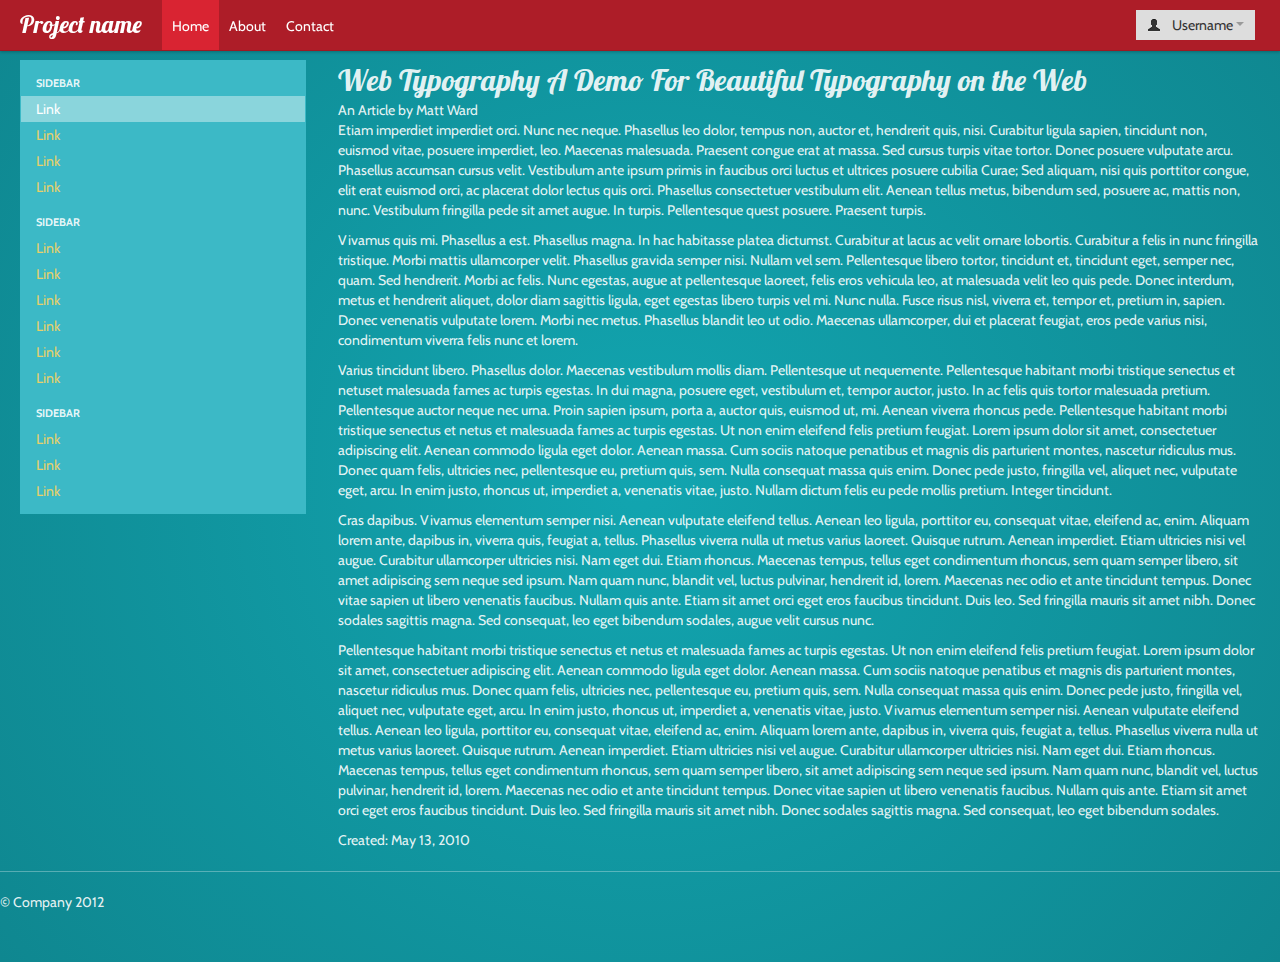
<file: index.html>
<!DOCTYPE html>
<html lang="en">
<head>
    <meta charset="utf-8">
    <title>Bootstrap, from Twitter</title>
    <meta name="viewport" content="width=device-width, initial-scale=1.0">
    <meta name="description" content="">
    <meta name="author" content="">

    <!-- Le styles -->
    <link href="css/bootstrap.css" rel="stylesheet">
    <style type="text/css">
        body {
            padding-top: 60px;
            padding-bottom: 40px;
        }
        .sidebar-nav {
            padding: 9px 0;
        }
    </style>
    <link href="docs/assets/css/bootstrap-responsive.css" rel="stylesheet">

    <!-- Le HTML5 shim, for IE6-8 support of HTML5 elements -->
    <!--[if lt IE 9]>
    <script src="http://html5shim.googlecode.com/svn/trunk/html5.js"></script>
    <![endif]-->

    <!-- Le fav and touch icons -->
    <link rel="shortcut icon" href="docs/assets/ico/favicon.ico">
    <link rel="apple-touch-icon-precomposed" sizes="144x144" href="docs/assets/ico/apple-touch-icon-144-precomposed.png">
    <link rel="apple-touch-icon-precomposed" sizes="114x114" href="docs/assets/ico/apple-touch-icon-114-precomposed.png">
    <link rel="apple-touch-icon-precomposed" sizes="72x72" href="docs/assets/ico/apple-touch-icon-72-precomposed.png">
    <link rel="apple-touch-icon-precomposed" href="docs/assets/ico/apple-touch-icon-57-precomposed.png">
</head>

<body>

<div class="navbar navbar-fixed-top">
    <div class="navbar-inner">
        <div class="container-fluid">
            <a class="btn btn-navbar" data-toggle="collapse" data-target=".nav-collapse">
                <span class="icon-bar"></span>
                <span class="icon-bar"></span>
                <span class="icon-bar"></span>
            </a>
            <a class="brand" href="#">Project name</a>
            <div class="btn-group pull-right">
                <a class="btn dropdown-toggle" data-toggle="dropdown" href="#">
                    <i class="icon-user"></i> Username
                    <span class="caret"></span>
                </a>
                <ul class="dropdown-menu">
                    <li><a href="#">Profile</a></li>
                    <li class="divider"></li>
                    <li><a href="#">Sign Out</a></li>
                </ul>
            </div>
            <div class="nav-collapse">
                <ul class="nav">
                    <li class="active"><a href="#">Home</a></li>
                    <li><a href="#about">About</a></li>
                    <li><a href="#contact">Contact</a></li>
                </ul>
            </div><!--/.nav-collapse -->
        </div>
    </div>
</div>

<div class="container-fluid">
    <div class="row-fluid">
        <div class="span3">
            <div class="well sidebar-nav">
                <ul class="nav nav-list">
                    <li class="nav-header">Sidebar</li>
                    <li class="active"><a href="#">Link</a></li>
                    <li><a href="#">Link</a></li>
                    <li><a href="#">Link</a></li>
                    <li><a href="#">Link</a></li>
                    <li class="nav-header">Sidebar</li>
                    <li><a href="#">Link</a></li>
                    <li><a href="#">Link</a></li>
                    <li><a href="#">Link</a></li>
                    <li><a href="#">Link</a></li>
                    <li><a href="#">Link</a></li>
                    <li><a href="#">Link</a></li>
                    <li class="nav-header">Sidebar</li>
                    <li><a href="#">Link</a></li>
                    <li><a href="#">Link</a></li>
                    <li><a href="#">Link</a></li>
                </ul>
            </div><!--/.well -->
        </div><!--/span-->
        <div class="span9">
            <h1>
                Web Typography
                <span>A Demo For Beautiful Typography on the Web</span>
            </h1>
            <div class="meta">An <span>Article</span> by <span>Matt Ward</span></div>
            <div class="body">
                <p>Etiam imperdiet imperdiet orci. Nunc nec neque. Phasellus leo dolor, tempus non, auctor et, hendrerit quis, nisi. Curabitur ligula sapien, tincidunt non, euismod vitae, posuere imperdiet, leo. Maecenas malesuada. Praesent congue erat at massa. Sed cursus turpis vitae tortor. Donec posuere vulputate arcu. Phasellus accumsan cursus velit. Vestibulum ante ipsum primis in faucibus orci luctus et ultrices posuere cubilia Curae; Sed aliquam, nisi quis porttitor congue, elit erat euismod orci, ac placerat dolor lectus quis orci. Phasellus consectetuer vestibulum elit. Aenean tellus metus, bibendum sed, posuere ac, mattis non, nunc. Vestibulum fringilla pede sit amet augue. In turpis. Pellentesque quest posuere. Praesent turpis.</p>
                <p>Vivamus quis mi. Phasellus a est. Phasellus magna. In hac habitasse platea dictumst. Curabitur at lacus ac velit ornare lobortis. Curabitur a felis in nunc fringilla tristique. Morbi mattis ullamcorper velit. Phasellus gravida semper nisi. Nullam vel sem. Pellentesque libero tortor, tincidunt et, tincidunt eget, semper nec, quam. Sed hendrerit. Morbi ac felis. Nunc egestas, augue at pellentesque laoreet, felis eros vehicula leo, at malesuada velit leo quis pede. Donec interdum, metus et hendrerit aliquet, dolor diam sagittis ligula, eget egestas libero turpis vel mi. Nunc nulla. Fusce risus nisl, viverra et, tempor et, pretium in, sapien. Donec venenatis vulputate lorem. Morbi nec metus. Phasellus blandit leo ut odio. Maecenas ullamcorper, dui et placerat feugiat, eros pede varius nisi, condimentum viverra felis nunc et lorem.</p>
                <p>Varius tincidunt libero. Phasellus dolor. Maecenas vestibulum mollis diam. Pellentesque ut nequemente. Pellentesque habitant morbi tristique senectus et netuset malesuada fames ac turpis egestas. In dui magna, posuere eget, vestibulum et, tempor auctor, justo. In ac felis quis tortor malesuada pretium. Pellentesque auctor neque nec urna. Proin sapien ipsum, porta a, auctor quis, euismod ut, mi. Aenean viverra rhoncus pede. Pellentesque habitant morbi tristique senectus et netus et malesuada fames ac turpis egestas. Ut non enim eleifend felis pretium feugiat. Lorem ipsum dolor sit amet, consectetuer adipiscing elit. Aenean commodo ligula eget dolor. Aenean massa. Cum sociis natoque penatibus et magnis dis parturient montes, nascetur ridiculus mus. Donec quam felis, ultricies nec, pellentesque eu, pretium quis, sem. Nulla consequat massa quis enim. Donec pede justo, fringilla vel, aliquet nec, vulputate eget, arcu. In enim justo, rhoncus ut, imperdiet a, venenatis vitae, justo. Nullam dictum felis eu pede mollis pretium. Integer tincidunt.</p>
                <p>Cras dapibus. Vivamus elementum semper nisi. Aenean vulputate eleifend tellus. Aenean leo ligula, porttitor eu, consequat vitae, eleifend ac, enim. Aliquam lorem ante, dapibus in, viverra quis, feugiat a, tellus. Phasellus viverra nulla ut metus varius laoreet. Quisque rutrum. Aenean imperdiet. Etiam ultricies nisi vel augue. Curabitur ullamcorper ultricies nisi. Nam eget dui. Etiam rhoncus. Maecenas tempus, tellus eget condimentum rhoncus, sem quam semper libero, sit amet adipiscing sem neque sed ipsum. Nam quam nunc, blandit vel, luctus pulvinar, hendrerit id, lorem. Maecenas nec odio et ante tincidunt tempus. Donec vitae sapien ut libero venenatis faucibus. Nullam quis ante. Etiam sit amet orci eget eros faucibus tincidunt. Duis leo. Sed fringilla mauris sit amet nibh. Donec sodales sagittis magna. Sed consequat, leo eget bibendum sodales, augue velit cursus nunc.</p>
                <p>Pellentesque habitant morbi tristique senectus et netus et malesuada fames ac turpis egestas. Ut non enim eleifend felis pretium feugiat. Lorem ipsum dolor sit amet, consectetuer adipiscing elit. Aenean commodo ligula eget dolor. Aenean massa. Cum sociis natoque penatibus et magnis dis parturient montes, nascetur ridiculus mus. Donec quam felis, ultricies nec, pellentesque eu, pretium quis, sem. Nulla consequat massa quis enim. Donec pede justo, fringilla vel, aliquet nec, vulputate eget, arcu. In enim justo, rhoncus ut, imperdiet a, venenatis vitae, justo. Vivamus elementum semper nisi. Aenean vulputate eleifend tellus. Aenean leo ligula, porttitor eu, consequat vitae, eleifend ac, enim. Aliquam lorem ante, dapibus in, viverra quis, feugiat a, tellus. Phasellus viverra nulla ut metus varius laoreet. Quisque rutrum. Aenean imperdiet. Etiam ultricies nisi vel augue. Curabitur ullamcorper ultricies nisi. Nam eget dui. Etiam rhoncus. Maecenas tempus, tellus eget condimentum rhoncus, sem quam semper libero, sit amet adipiscing sem neque sed ipsum. Nam quam nunc, blandit vel, luctus pulvinar, hendrerit id, lorem. Maecenas nec odio et ante tincidunt tempus. Donec vitae sapien ut libero venenatis faucibus. Nullam quis ante. Etiam sit amet orci eget eros faucibus tincidunt. Duis leo. Sed fringilla mauris sit amet nibh. Donec sodales sagittis magna. Sed consequat, leo eget bibendum sodales.</p>
                <date>Created: May 13, 2010</date>
            </div>
        </div><!--/row-->
        </div><!--/span-->
    </div><!--/row-->

    <hr>

    <footer>
        <p>&copy; Company 2012</p>
    </footer>

</div><!--/.fluid-container-->

<!-- Le javascript
================================================== -->
<!-- Placed at the end of the document so the pages load faster -->
<script src="docs/assets/js/jquery.js"></script>
<script src="js/jquery.js"></script>
<script src="js/bootstrap-transition.js"></script>
<script src="js/bootstrap-alert.js"></script>
<script src="js/bootstrap-modal.js"></script>
<script src="js/bootstrap-dropdown.js"></script>
<script src="js/bootstrap-scrollspy.js"></script>
<script src="js/bootstrap-tab.js"></script>
<script src="js/bootstrap-tooltip.js"></script>
<script src="js/bootstrap-popover.js"></script>
<script src="js/bootstrap-button.js"></script>
<script src="js/bootstrap-collapse.js"></script>
<script src="js/bootstrap-carousel.js"></script>
<script src="js/bootstrap-typeahead.js"></script>

</body>
</html>
</file>
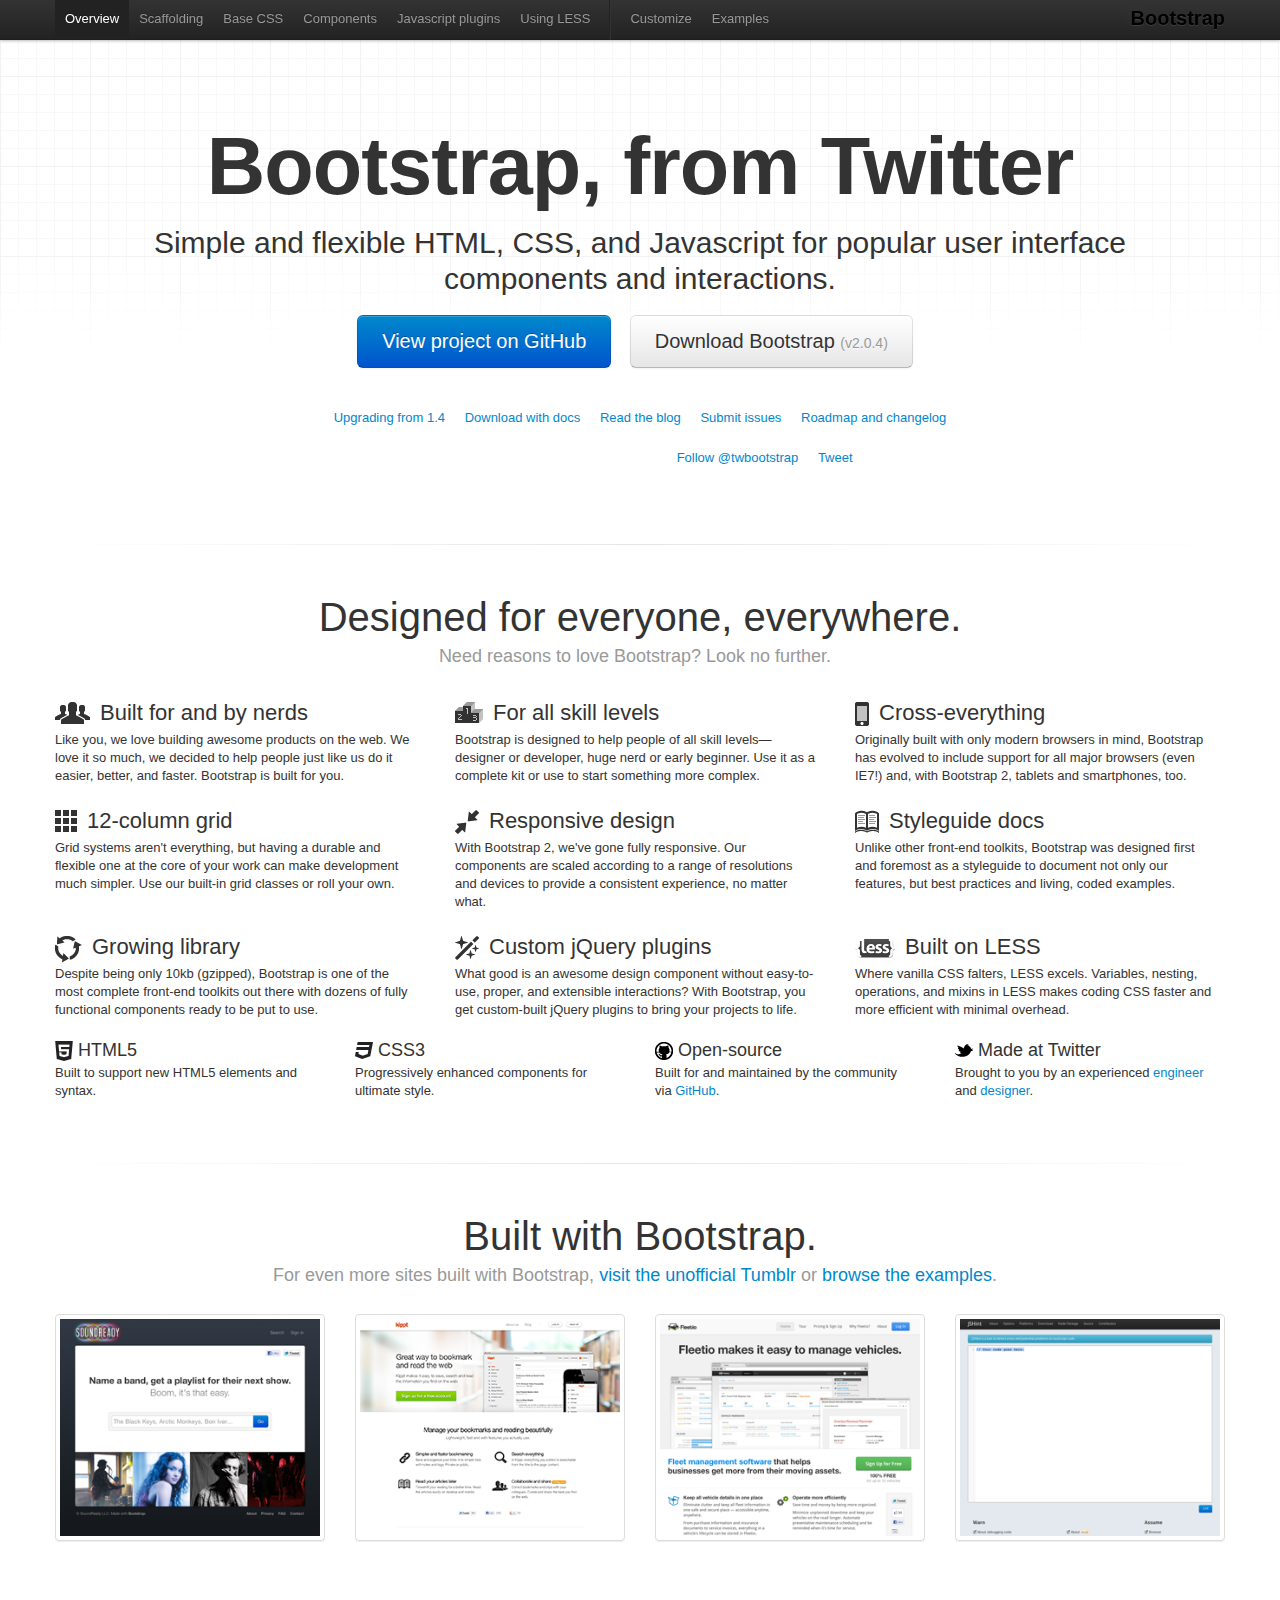
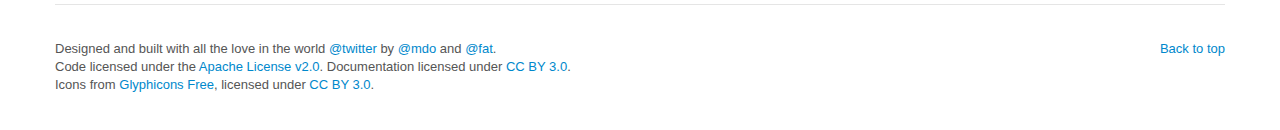
<file: docs/index.html>
<!DOCTYPE html>
<html lang="en">
  <head>
    <meta charset="utf-8">
    <title>Twitter Bootstrap</title>
    <meta name="viewport" content="width=device-width, initial-scale=1.0">
    <meta name="description" content="">
    <meta name="author" content="">

    <!-- Le styles -->
    <link href="assets/css/bootstrap.css" rel="stylesheet">
    <link href="assets/css/bootstrap-responsive.css" rel="stylesheet">
    <link href="assets/css/docs.css" rel="stylesheet">
    <link href="assets/js/google-code-prettify/prettify.css" rel="stylesheet">

    <!-- Le HTML5 shim, for IE6-8 support of HTML5 elements -->
    <!--[if lt IE 9]>
      <script src="http://html5shim.googlecode.com/svn/trunk/html5.js"></script>
    <![endif]-->

    <!-- Le fav and touch icons -->
    <link rel="shortcut icon" href="assets/ico/favicon.ico">
    <link rel="apple-touch-icon-precomposed" sizes="144x144" href="assets/ico/apple-touch-icon-144-precomposed.png">
    <link rel="apple-touch-icon-precomposed" sizes="114x114" href="assets/ico/apple-touch-icon-114-precomposed.png">
    <link rel="apple-touch-icon-precomposed" sizes="72x72" href="assets/ico/apple-touch-icon-72-precomposed.png">
    <link rel="apple-touch-icon-precomposed" href="assets/ico/apple-touch-icon-57-precomposed.png">

  </head>

  <body data-spy="scroll" data-target=".subnav" data-offset="50">


  <!-- Navbar
    ================================================== -->
    <div class="navbar navbar-fixed-top">
      <div class="navbar-inner">
        <div class="container">
          <button type="button"class="btn btn-navbar" data-toggle="collapse" data-target=".nav-collapse">
            <span class="icon-bar"></span>
            <span class="icon-bar"></span>
            <span class="icon-bar"></span>
          </button>
          <a class="brand" href="./index.html">Bootstrap</a>
          <div class="nav-collapse collapse">
            <ul class="nav">
              <li class="active">
                <a href="./index.html">Overview</a>
              </li>
              <li class="">
                <a href="./scaffolding.html">Scaffolding</a>
              </li>
              <li class="">
                <a href="./base-css.html">Base CSS</a>
              </li>
              <li class="">
                <a href="./components.html">Components</a>
              </li>
              <li class="">
                <a href="./javascript.html">Javascript plugins</a>
              </li>
              <li class="">
                <a href="./less.html">Using LESS</a>
              </li>
              <li class="divider-vertical"></li>
              <li class="">
                <a href="./download.html">Customize</a>
              </li>
              <li class="">
                <a href="./examples.html">Examples</a>
              </li>
            </ul>
          </div>
        </div>
      </div>
    </div>

    <div class="container">

<!-- Masthead
================================================== -->
<header class="jumbotron masthead">
  <div class="inner">
    <h1>Bootstrap, from Twitter</h1>
    <p>Simple and flexible HTML, CSS, and Javascript for popular user interface components and interactions.</p>
    <p class="download-info">
      <a href="https://github.com/twitter/bootstrap/" class="btn btn-primary btn-large" >View project on GitHub</a>
      <a href="assets/bootstrap.zip" class="btn btn-large" >Download Bootstrap <small>(v2.0.4)</small></a>
    </p>
  </div>

  <div class="bs-links">
    <ul class="quick-links">
      <li><a href="./upgrading.html">Upgrading from 1.4</a></li>
      <li><a href="https://github.com/twitter/bootstrap/zipball/master">Download with docs</a></li>
      <li><a href="http://blog.getbootstrap.com">Read the blog</a></li>
      <li><a href="https://github.com/twitter/bootstrap/issues?state=open">Submit issues</a></li>
      <li><a href="https://github.com/twitter/bootstrap/wiki">Roadmap and changelog</a></li>
    </ul>
    <ul class="quick-links">
      <li>
        <iframe class="github-btn" src="http://markdotto.github.com/github-buttons/github-btn.html?user=twitter&repo=bootstrap&type=watch&count=true" allowtransparency="true" frameborder="0" scrolling="0" width="112px" height="20px"></iframe>
      </li>
      <li>
        <iframe class="github-btn" src="http://markdotto.github.com/github-buttons/github-btn.html?user=twitter&repo=bootstrap&type=fork&count=true" allowtransparency="true" frameborder="0" scrolling="0" width="98px" height="20px"></iframe>
      </li>
      <li class="follow-btn">
        <a href="https://twitter.com/twbootstrap" class="twitter-follow-button" data-link-color="#0069D6" data-show-count="true">Follow @twbootstrap</a>
      </li>
      <li class="tweet-btn">
        <a href="https://twitter.com/share" class="twitter-share-button" data-url="http://twitter.github.com/bootstrap/" data-count="horizontal" data-via="twbootstrap" data-related="mdo:Creator of Twitter Bootstrap">Tweet</a>
      </li>
    </ul>
  </div>
</header>

<hr class="soften">

<div class="marketing">
  <h1>Designed for everyone, everywhere.</h1>
  <p class="marketing-byline">Need reasons to love Bootstrap? Look no further.</p>
  <div class="row">
    <div class="span4">
      <img class="bs-icon" src="assets/img/glyphicons/glyphicons_042_group.png">
      <h2>Built for and by nerds</h2>
      <p>Like you, we love building awesome products on the web. We love it so much, we decided to help people just like us do it easier, better, and faster. Bootstrap is built for you.</p>
    </div>
    <div class="span4">
      <img class="bs-icon" src="assets/img/glyphicons/glyphicons_079_podium.png">
      <h2>For all skill levels</h2>
      <p>Bootstrap is designed to help people of all skill levels&mdash;designer or developer, huge nerd or early beginner. Use it as a complete kit or use to start something more complex.</p>
    </div>
    <div class="span4">
      <img class="bs-icon" src="assets/img/glyphicons/glyphicons_163_iphone.png">
      <h2>Cross-everything</h2>
      <p>Originally built with only modern browsers in mind, Bootstrap has evolved to include support for all major browsers (even IE7!) and, with Bootstrap 2, tablets and smartphones, too.</p>
    </div>
  </div><!--/row-->
  <div class="row">
    <div class="span4">
      <img class="bs-icon" src="assets/img/glyphicons/glyphicons_155_show_thumbnails.png">
      <h2>12-column grid</h2>
      <p>Grid systems aren't everything, but having a durable and flexible one at the core of your work can make development much simpler. Use our built-in grid classes or roll your own.</p>
    </div>
    <div class="span4">
      <img class="bs-icon" src="assets/img/glyphicons/glyphicons_214_resize_small.png">
      <h2>Responsive design</h2>
      <p>With Bootstrap 2, we've gone fully responsive. Our components are scaled according to a range of resolutions and devices to provide a consistent experience, no matter what.</p>
    </div>
    <div class="span4">
      <img class="bs-icon" src="assets/img/glyphicons/glyphicons_266_book_open.png">
      <h2>Styleguide docs</h2>
      <p>Unlike other front-end toolkits, Bootstrap was designed first and foremost as a styleguide to document not only our features, but best practices and living, coded examples.</p>
    </div>
  </div><!--/row-->
  <div class="row">
    <div class="span4">
      <img class="bs-icon" src="assets/img/glyphicons/glyphicons_082_roundabout.png">
      <h2>Growing library</h2>
      <p>Despite being only 10kb (gzipped), Bootstrap is one of the most complete front-end toolkits out there with dozens of fully functional components ready to be put to use.</p>
    </div>
    <div class="span4">
      <img class="bs-icon" src="assets/img/glyphicons/glyphicons_009_magic.png">
      <h2>Custom jQuery plugins</h2>
      <p>What good is an awesome design component without easy-to-use, proper, and extensible interactions? With Bootstrap, you get custom-built jQuery plugins to bring your projects to life.</p>
    </div>
    <div class="span4">
      <img class="bs-icon" src="assets/img/less-small.png">
      <h2>Built on LESS</h2>
      <p>Where vanilla CSS falters, LESS excels. Variables, nesting, operations, and mixins in LESS makes coding CSS faster and more efficient with minimal overhead.</p>
    </div>
  </div><!--/row-->
  <div class="row">
    <div class="span3">
      <img class="small-bs-icon" src="assets/img/icon-html5.png">
      <h3>HTML5</h3>
      <p>Built to support new HTML5 elements and syntax.</p>
    </div>
    <div class="span3">
      <img class="small-bs-icon" src="assets/img/icon-css3.png">
      <h3>CSS3</h3>
      <p>Progressively enhanced components for ultimate style.</p>
    </div>
    <div class="span3">
      <img class="small-bs-icon" src="assets/img/icon-github.png">
      <h3>Open-source</h3>
      <p>Built for and maintained by the community via <a href="https://github.com">GitHub</a>.</p>
    </div>
    <div class="span3">
      <img class="small-bs-icon" src="assets/img/icon-twitter.png">
      <h3>Made at Twitter</h3>
      <p>Brought to you by an experienced <a href="http://twitter.com/fat">engineer</a> and <a href="http://twitter.com/mdo">designer</a>.</p>
    </div>
  </div><!--/row-->

  <hr class="soften">

  <h1>Built with Bootstrap.</h1>
  <p class="marketing-byline">For even more sites built with Bootstrap, <a href="http://builtwithbootstrap.tumblr.com/" target="_blank">visit the unofficial Tumblr</a> or <a href="./examples.html">browse the examples</a>.</p>
  <ul class="thumbnails example-sites">
    <li class="span3">
      <a class="thumbnail" href="http://soundready.fm/" target="_blank">
        <img src="assets/img/example-sites/soundready.png" alt="SoundReady.fm">
      </a>
    </li>
    <li class="span3">
      <a class="thumbnail" href="http://kippt.com/" target="_blank">
        <img src="assets/img/example-sites/kippt.png" alt="Kippt">
      </a>
    </li>
    <li class="span3">
      <a class="thumbnail" href="http://www.fleetio.com/" target="_blank">
        <img src="assets/img/example-sites/fleetio.png" alt="Fleetio">
      </a>
    </li>
    <li class="span3">
      <a class="thumbnail" href="http://www.jshint.com/" target="_blank">
        <img src="assets/img/example-sites/jshint.png" alt="JS Hint">
      </a>
    </li>
  </ul>

</div><!-- /.marketing -->

     <!-- Footer
      ================================================== -->
      <footer class="footer">
        <p class="pull-right"><a href="#">Back to top</a></p>
        <p>Designed and built with all the love in the world <a href="http://twitter.com/twitter" target="_blank">@twitter</a> by <a href="http://twitter.com/mdo" target="_blank">@mdo</a> and <a href="http://twitter.com/fat" target="_blank">@fat</a>.</p>
        <p>Code licensed under the <a href="http://www.apache.org/licenses/LICENSE-2.0" target="_blank">Apache License v2.0</a>. Documentation licensed under <a href="http://creativecommons.org/licenses/by/3.0/">CC BY 3.0</a>.</p>
        <p>Icons from <a href="http://glyphicons.com">Glyphicons Free</a>, licensed under <a href="http://creativecommons.org/licenses/by/3.0/">CC BY 3.0</a>.</p>
      </footer>

    </div><!-- /container -->



    <!-- Le javascript
    ================================================== -->
    <!-- Placed at the end of the document so the pages load faster -->
    <script type="text/javascript" src="http://platform.twitter.com/widgets.js"></script>
    <script src="assets/js/jquery.js"></script>
    <script src="assets/js/google-code-prettify/prettify.js"></script>
    <script src="assets/js/bootstrap-transition.js"></script>
    <script src="assets/js/bootstrap-alert.js"></script>
    <script src="assets/js/bootstrap-modal.js"></script>
    <script src="assets/js/bootstrap-dropdown.js"></script>
    <script src="assets/js/bootstrap-scrollspy.js"></script>
    <script src="assets/js/bootstrap-tab.js"></script>
    <script src="assets/js/bootstrap-tooltip.js"></script>
    <script src="assets/js/bootstrap-popover.js"></script>
    <script src="assets/js/bootstrap-button.js"></script>
    <script src="assets/js/bootstrap-collapse.js"></script>
    <script src="assets/js/bootstrap-carousel.js"></script>
    <script src="assets/js/bootstrap-typeahead.js"></script>
    <script src="assets/js/application.js"></script>


  </body>
</html>
</file>
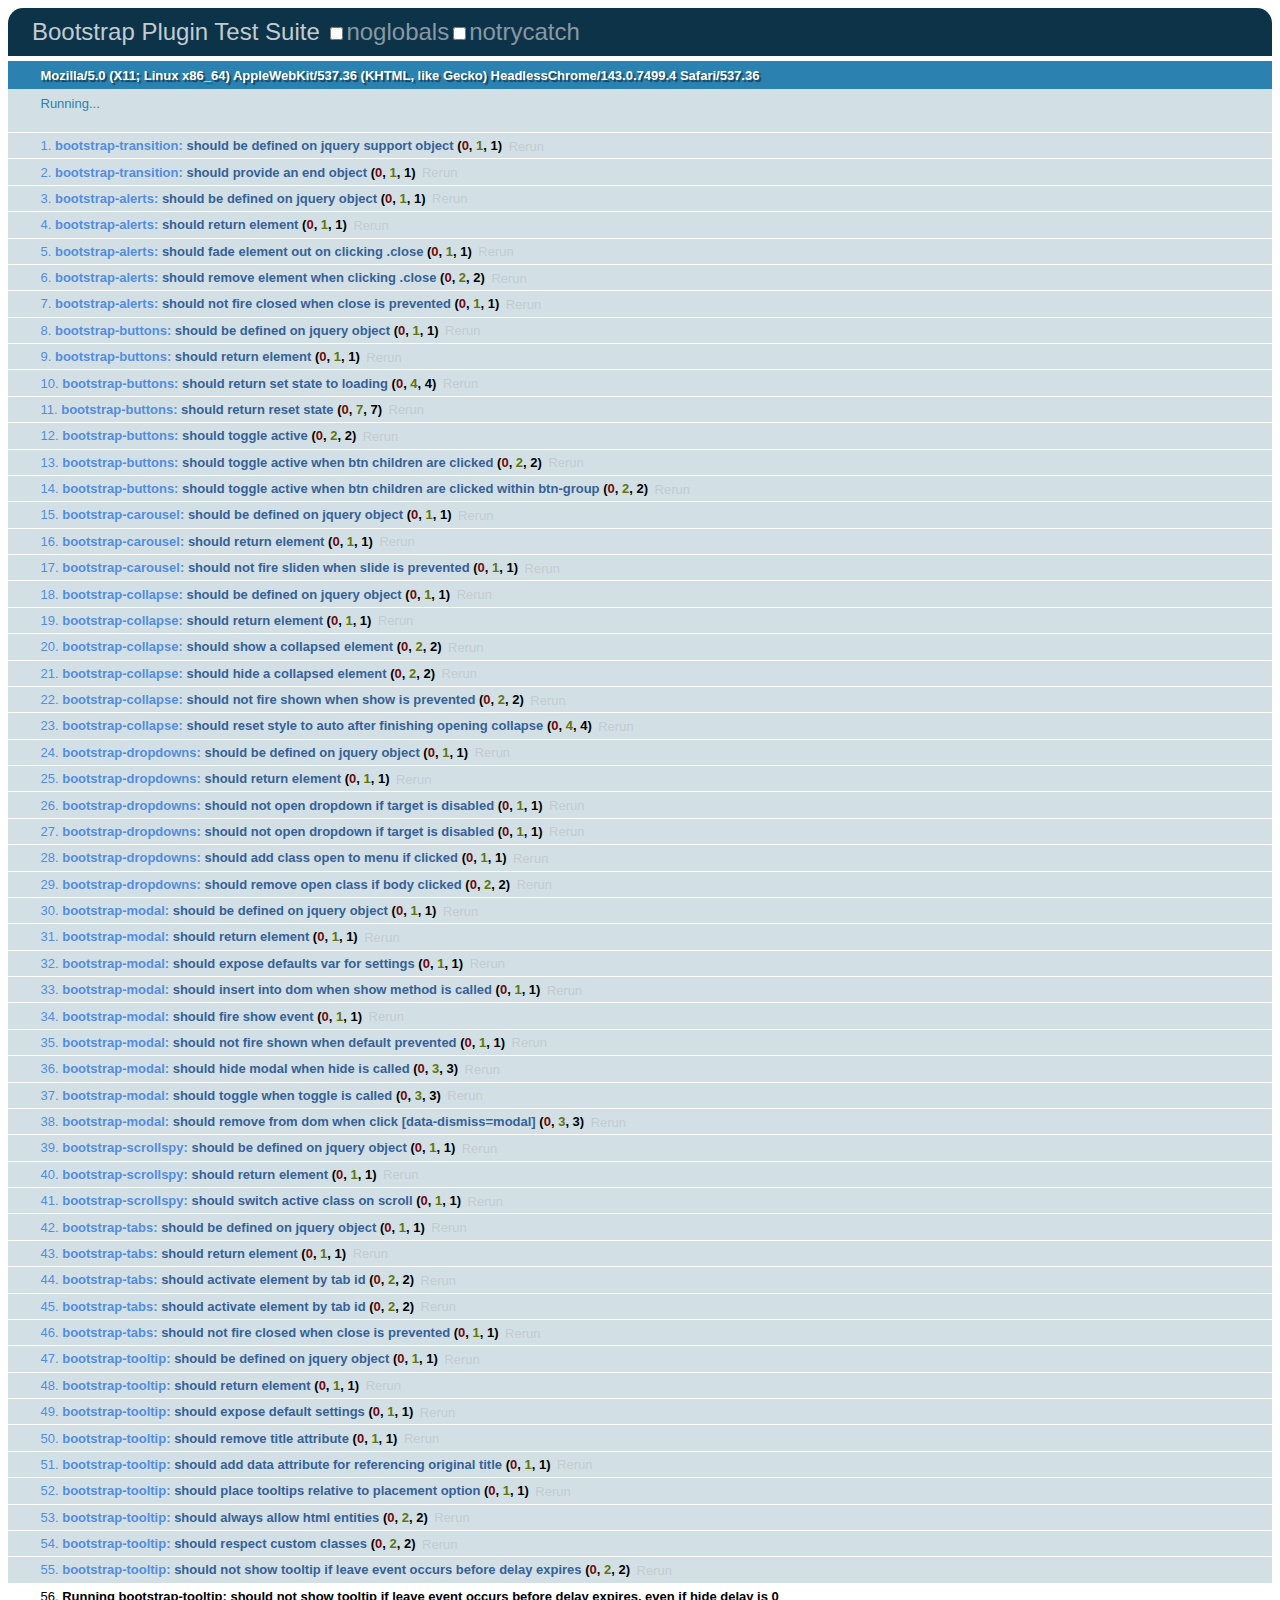
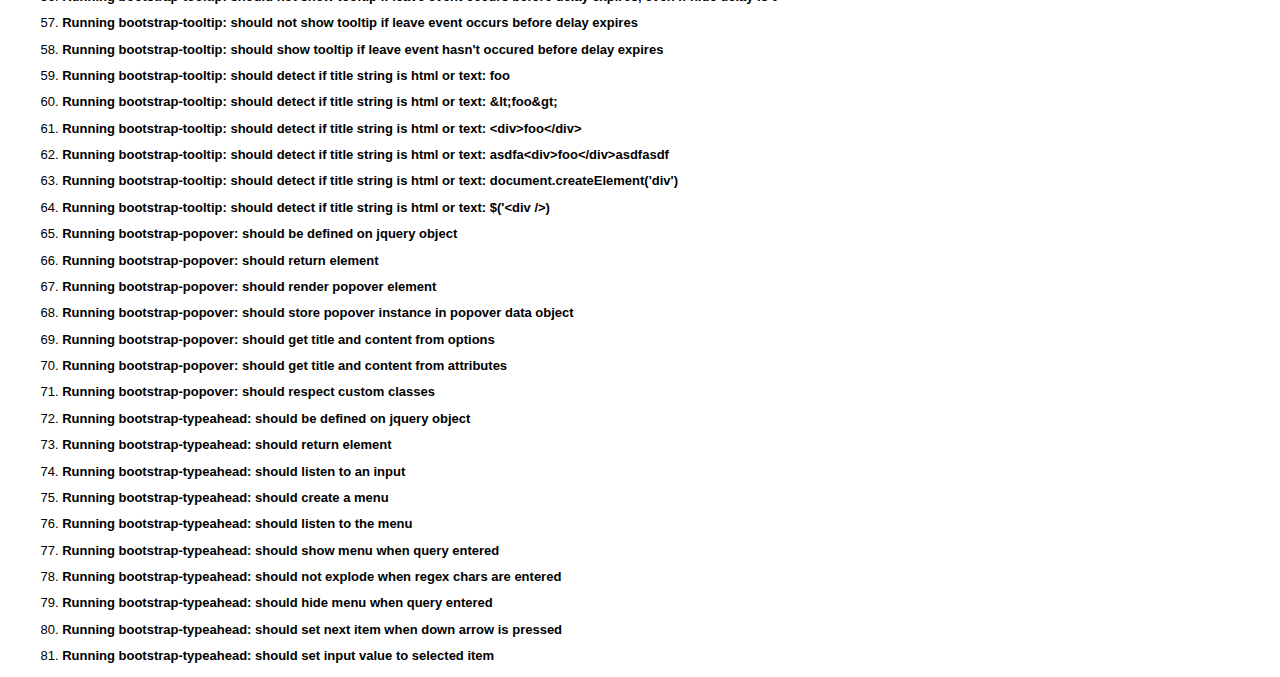
<file: js/tests/index.html>
<!DOCTYPE HTML>
<html>
<head>
  <title>Bootstrap Plugin Test Suite</title>

  <!-- jquery -->
  <!--<script src="http://code.jquery.com/jquery-1.7.min.js"></script>-->
  <script src="vendor/jquery.js"></script>

  <!-- qunit -->
  <link rel="stylesheet" href="vendor/qunit.css" type="text/css" media="screen" />
  <script src="vendor/qunit.js"></script>

  <!-- phantomjs logging script-->
  <script src="unit/bootstrap-phantom.js"></script>

  <!--  plugin sources -->
  <script src="../../js/bootstrap-transition.js"></script>
  <script src="../../js/bootstrap-alert.js"></script>
  <script src="../../js/bootstrap-button.js"></script>
  <script src="../../js/bootstrap-carousel.js"></script>
  <script src="../../js/bootstrap-collapse.js"></script>
  <script src="../../js/bootstrap-dropdown.js"></script>
  <script src="../../js/bootstrap-modal.js"></script>
  <script src="../../js/bootstrap-scrollspy.js"></script>
  <script src="../../js/bootstrap-tab.js"></script>
  <script src="../../js/bootstrap-tooltip.js"></script>
  <script src="../../js/bootstrap-popover.js"></script>
  <script src="../../js/bootstrap-typeahead.js"></script>

  <!-- unit tests -->
  <script src="unit/bootstrap-transition.js"></script>
  <script src="unit/bootstrap-alert.js"></script>
  <script src="unit/bootstrap-button.js"></script>
  <script src="unit/bootstrap-carousel.js"></script>
  <script src="unit/bootstrap-collapse.js"></script>
  <script src="unit/bootstrap-dropdown.js"></script>
  <script src="unit/bootstrap-modal.js"></script>
  <script src="unit/bootstrap-scrollspy.js"></script>
  <script src="unit/bootstrap-tab.js"></script>
  <script src="unit/bootstrap-tooltip.js"></script>
  <script src="unit/bootstrap-popover.js"></script>
  <script src="unit/bootstrap-typeahead.js"></script>
</head>
<body>
  <div>
    <h1 id="qunit-header">Bootstrap Plugin Test Suite</h1>
    <h2 id="qunit-banner"></h2>
    <h2 id="qunit-userAgent"></h2>
    <ol id="qunit-tests"></ol>
    <div id="qunit-fixture"></div>
  </div>
</body>
</html>
</file>
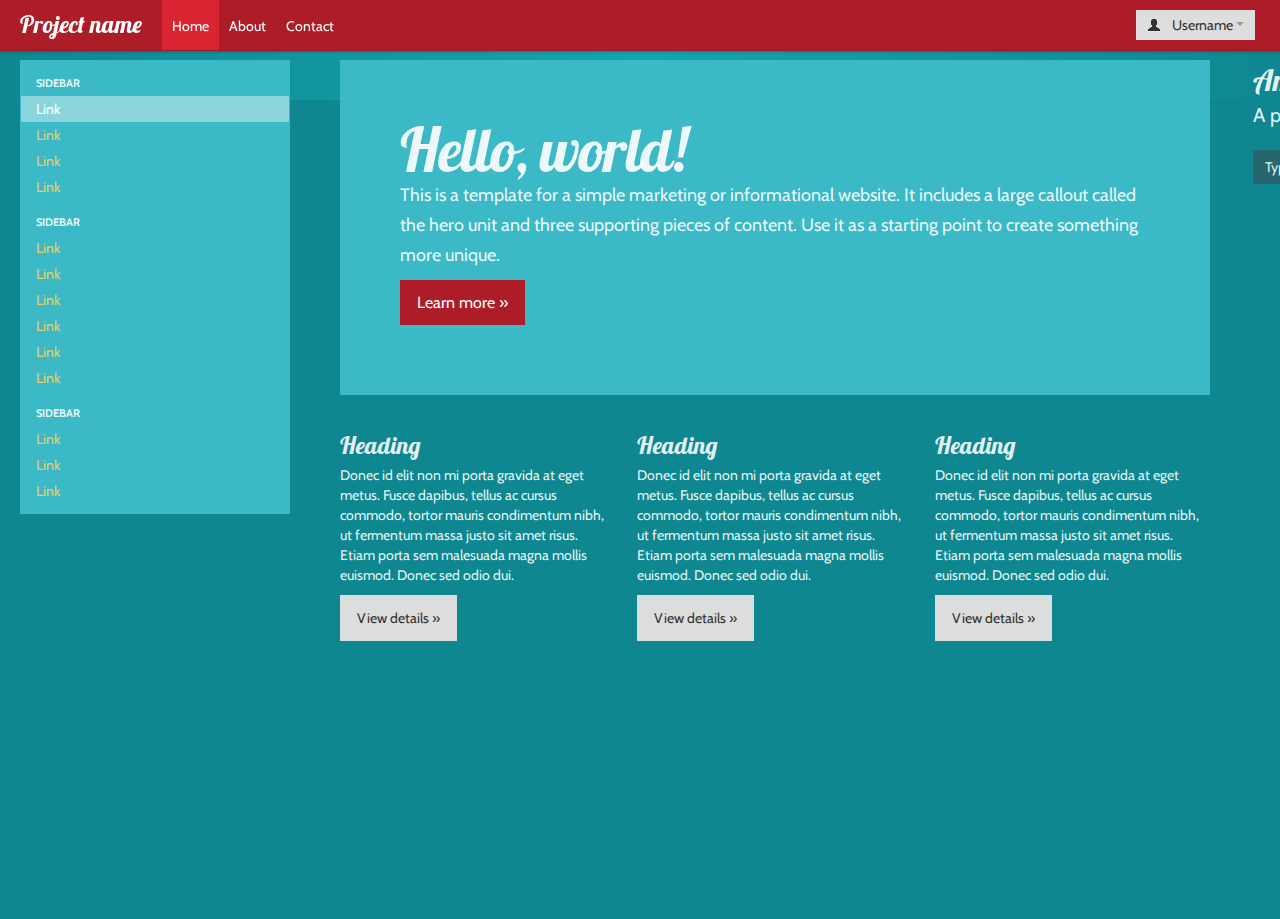
<file: default.html>
<!DOCTYPE html>
<html lang="en">
<head>
    <meta charset="utf-8">
    <title>Horizontal Scrolling Website</title>
    <meta name="viewport" content="width=device-width, initial-scale=1.0">
    <meta name="description" content="">
    <meta name="author" content="">

    <!-- Le styles -->
    <link href="css/bootstrap.css" rel="stylesheet">
    <style type="text/css">
        body {
            padding-top: 60px;
            padding-bottom: 40px;
        }
        .sidebar-nav {
            padding: 9px 0;
        }
    </style>
    <link href="docs/assets/css/bootstrap-responsive.css" rel="stylesheet">
    <link rel="stylesheet" href="css/bootstrap-horizontal.css" type="text/css" media="screen" />

    <!-- Le HTML5 shim, for IE6-8 support of HTML5 elements -->
    <!--[if lt IE 9]>
    <script src="http://html5shim.googlecode.com/svn/trunk/html5.js"></script>
    <![endif]-->

    <!-- Le fav and touch icons -->
    <link rel="shortcut icon" href="docs/assets/ico/favicon.ico">
    <link rel="apple-touch-icon-precomposed" sizes="144x144" href="docs/assets/ico/apple-touch-icon-144-precomposed.png">
    <link rel="apple-touch-icon-precomposed" sizes="114x114" href="docs/assets/ico/apple-touch-icon-114-precomposed.png">
    <link rel="apple-touch-icon-precomposed" sizes="72x72" href="docs/assets/ico/apple-touch-icon-72-precomposed.png">
    <link rel="apple-touch-icon-precomposed" href="docs/assets/ico/apple-touch-icon-57-precomposed.png">
</head>
<body>
<div class="navbar navbar-fixed-top">
    <div class="navbar-inner">
        <div class="container-fluid">
            <a class="btn btn-navbar" data-toggle="collapse" data-target=".nav-collapse">
                <span class="icon-bar"></span>
                <span class="icon-bar"></span>
                <span class="icon-bar"></span>
            </a>
            <a class="brand" href="#">Project name</a>
            <div class="btn-group pull-right">
                <a class="btn dropdown-toggle" data-toggle="dropdown" href="#">
                    <i class="icon-user"></i> Username
                    <span class="caret"></span>
                </a>
                <ul class="dropdown-menu">
                    <li><a href="#">Profile</a></li>
                    <li class="divider"></li>
                    <li><a href="#">Sign Out</a></li>
                </ul>
            </div>
            <div class="nav-collapse">
                <ul class="nav">
                    <li class="active"><a href="#">Home</a></li>
                    <li><a href="#about">About</a></li>
                    <li><a href="#contact">Contact</a></li>
                </ul>
            </div><!--/.nav-collapse -->
        </div>
    </div>
</div>
<div id="scrollable-content">
    <div class="row horizontal-box">
        <div class="span3 horizontal-box">
   	        <div class="well sidebar-nav">
       	        <ul class="nav nav-list">
           	        <li class="nav-header">Sidebar</li>
                    <li class="active"><a href="#">Link</a></li>
                    <li><a href="#">Link</a></li>
                    <li><a href="#">Link</a></li>
                    <li><a href="#">Link</a></li>
                    <li class="nav-header">Sidebar</li>
                    <li><a href="#">Link</a></li>
                    <li><a href="#">Link</a></li>
                    <li><a href="#">Link</a></li>
                    <li><a href="#">Link</a></li>
                    <li><a href="#">Link</a></li>
                    <li><a href="#">Link</a></li>
                    <li class="nav-header">Sidebar</li>
                    <li><a href="#">Link</a></li>
                    <li><a href="#">Link</a></li>
                    <li><a href="#">Link</a></li>
                </ul>
            </div><!--/.well -->
        </div><!--/span-->

        <div class="span9 horizontal-box">
            <div class="hero-unit">
                <h1>Hello, world!</h1>
                <p>This is a template for a simple marketing or informational website. It includes a large callout called the hero unit and three supporting pieces of content. Use it as a starting point to create something more unique.</p>
                <p><a class="btn btn-primary btn-large">Learn more &raquo;</a></p>
            </div>
            <div class="row-fluid">
                <div class="span4">
                    <h2>Heading</h2>
                    <p>Donec id elit non mi porta gravida at eget metus. Fusce dapibus, tellus ac cursus commodo, tortor mauris condimentum nibh, ut fermentum massa justo sit amet risus. Etiam porta sem malesuada magna mollis euismod. Donec sed odio dui. </p>
                    <p><a class="btn" href="#">View details &raquo;</a></p>
                </div><!--/span-->
                <div class="span4">
                    <h2>Heading</h2>
                    <p>Donec id elit non mi porta gravida at eget metus. Fusce dapibus, tellus ac cursus commodo, tortor mauris condimentum nibh, ut fermentum massa justo sit amet risus. Etiam porta sem malesuada magna mollis euismod. Donec sed odio dui. </p>
                    <p><a class="btn" href="#">View details &raquo;</a></p>
                </div><!--/span-->
                <div class="span4">
                    <h2>Heading</h2>
                    <p>Donec id elit non mi porta gravida at eget metus. Fusce dapibus, tellus ac cursus commodo, tortor mauris condimentum nibh, ut fermentum massa justo sit amet risus. Etiam porta sem malesuada magna mollis euismod. Donec sed odio dui.</p>
                    <p><a class="btn" href="#">View details &raquo;</a></p>
                </div><!--/horizontal-box-->
            </div><!--/span-->
        </div>
    </div><!--/row-->

    <!-- Masthead
   ================================================== -->
    <header class="jumbotron subhead horizontal-box" id="overview">
        <h1>Amelia</h1>
        <p class="lead">A preview of changes in this swatch.</p>
        <div class="subnav">
            <ul class="nav nav-pills">
                <li><a href="#typography">Typography</a></li>
                <li><a href="#navbar">Navbar</a></li>
                <li><a href="#buttons">Buttons</a></li>
                <li><a href="#forms">Forms</a></li>
                <li><a href="#miscellaneous">Miscellaneous</a></li>
            </ul>
        </div>
    </header>

    <!-- Typography
   ================================================== -->
    <section id="typography" class="horizontal-box">
        <div class="page-header">
            <h1>Typography</h1>
        </div>

        <!-- Headings & Paragraph Copy -->
        <div class="row">

            <div class="span4">
                <div class="well">
                    <h1>h1. Heading 1</h1>
                    <h2>h2. Heading 2</h2>
                    <h3>h3. Heading 3</h3>
                    <h4>h4. Heading 4</h4>
                    <h5>h5. Heading 5</h5>
                    <h6>h6. Heading 6</h6>
                </div>
            </div>

            <div class="span4">
                <h3>Example body text</h3>
                <p>Nullam quis risus eget urna mollis ornare vel eu leo. Cum sociis natoque penatibus et magnis dis parturient montes, nascetur ridiculus mus. Nullam id dolor id nibh ultricies vehicula ut id elit.</p>
                <p>Vivamus sagittis lacus vel augue laoreet rutrum faucibus dolor auctor. Duis mollis, est non commodo luctus, nisi erat porttitor ligula, eget lacinia odio sem nec elit. Donec sed odio dui.</p>
            </div>

            <div class="span4">
                <h3>Example addresses</h3>
                <address>
                    <strong>Twitter, Inc.</strong><br>
                    795 Folsom Ave, Suite 600<br>
                    San Francisco, CA 94107<br>
                    <abbr title="Phone">P:</abbr> (123) 456-7890
                </address>
                <address>
                    <strong>Full Name</strong><br>
                    <a href="mailto:#">first.last@gmail.com</a>
                </address>
            </div>

        </div>

    </section>

    <!-- Buttons
   ================================================== -->
    <section id="buttons" class="horizontal-box">
        <div class="page-header">
            <h1>Buttons</h1>
        </div>
        <table class="table table-bordered table-striped">
            <thead>
            <tr>
                <th>Button</th>
                <th>Large Button</th>
                <th>Small Button</th>
                <th>Disabled Button</th>
                <th>Button with Icon</th>
                <th>Split Button</th>
            </tr>
            </thead>
            <tbody>
            <tr>
                <td><a class="btn" href="#">Default</a></td>
                <td><a class="btn btn-large" href="#">Default</a></td>
                <td><a class="btn btn-small" href="#">Default</a></td>
                <td><a class="btn disabled" href="#">Default</a></td>
                <td><a class="btn" href="#"><i class="icon-cog"></i> Default</a></td>
                <td>
                    <div class="btn-group">
                        <a class="btn" href="#">Default</a>
                        <a class="btn dropdown-toggle" data-toggle="dropdown" href="#"><span class="caret"></span></a>
                        <ul class="dropdown-menu">
                            <li><a href="#">Action</a></li>
                            <li><a href="#">Another action</a></li>
                            <li><a href="#">Something else here</a></li>
                            <li class="divider"></li>
                            <li><a href="#">Separated link</a></li>
                        </ul>
                    </div><!-- /btn-group -->
                </td>
            </tr>
            <tr>
                <td><a class="btn btn-primary" href="#">Primary</a></td>
                <td><a class="btn btn-primary btn-large" href="#">Primary</a></td>
                <td><a class="btn btn-primary btn-small" href="#">Primary</a></td>
                <td><a class="btn btn-primary disabled" href="#">Primary</a></td>
                <td><a class="btn btn-primary" href="#"><i class="icon-shopping-cart icon-white"></i> Primary</a></td>
                <td>
                    <div class="btn-group">
                        <a class="btn btn-primary" href="#">Primary</a>
                        <a class="btn btn-primary dropdown-toggle" data-toggle="dropdown" href="#"><span class="caret"></span></a>
                        <ul class="dropdown-menu">
                            <li><a href="#">Action</a></li>
                            <li><a href="#">Another action</a></li>
                            <li><a href="#">Something else here</a></li>
                            <li class="divider"></li>
                            <li><a href="#">Separated link</a></li>
                        </ul>
                    </div><!-- /btn-group -->
                </td>
            </tr>
            <tr>
                <td><a class="btn btn-info" href="#">Info</a></td>
                <td><a class="btn btn-info btn-large" href="#">Info</a></td>
                <td><a class="btn btn-info btn-small" href="#">Info</a></td>
                <td><a class="btn btn-info disabled" href="#">Info</a></td>
                <td><a class="btn btn-info" href="#"><i class="icon-exclamation-sign icon-white"></i> Info</a></td>
                <td>
                    <div class="btn-group">
                        <a class="btn btn-info" href="#">Info</a>
                        <a class="btn btn-info dropdown-toggle" data-toggle="dropdown" href="#"><span class="caret"></span></a>
                        <ul class="dropdown-menu">
                            <li><a href="#">Action</a></li>
                            <li><a href="#">Another action</a></li>
                            <li><a href="#">Something else here</a></li>
                            <li class="divider"></li>
                            <li><a href="#">Separated link</a></li>
                        </ul>
                    </div><!-- /btn-group -->
                </td>
            </tr>
            <tr>
                <td><a class="btn btn-success" href="#">Success</a></td>
                <td><a class="btn btn-success btn-large" href="#">Success</a></td>
                <td><a class="btn btn-success btn-small" href="#">Success</a></td>
                <td><a class="btn btn-success disabled" href="#">Success</a></td>
                <td><a class="btn btn-success" href="#"><i class="icon-ok icon-white"></i> Success</a></td>
                <td>
                    <div class="btn-group">
                        <a class="btn btn-success" href="#">Success</a>
                        <a class="btn btn-success dropdown-toggle" data-toggle="dropdown" href="#"><span class="caret"></span></a>
                        <ul class="dropdown-menu">
                            <li><a href="#">Action</a></li>
                            <li><a href="#">Another action</a></li>
                            <li><a href="#">Something else here</a></li>
                            <li class="divider"></li>
                            <li><a href="#">Separated link</a></li>
                        </ul>
                    </div><!-- /btn-group -->
                </td>
            </tr>
            <tr>
                <td><a class="btn btn-warning" href="#">Warning</a></td>
                <td><a class="btn btn-warning btn-large" href="#">Warning</a></td>
                <td><a class="btn btn-warning btn-small" href="#">Warning</a></td>
                <td><a class="btn btn-warning disabled" href="#">Warning</a></td>
                <td><a class="btn btn-warning" href="#"><i class="icon-warning-sign icon-white"></i> Warning</a></td>
                <td>
                    <div class="btn-group">
                        <a class="btn btn-warning" href="#">Warning</a>
                        <a class="btn btn-warning dropdown-toggle" data-toggle="dropdown" href="#"><span class="caret"></span></a>
                        <ul class="dropdown-menu">
                            <li><a href="#">Action</a></li>
                            <li><a href="#">Another action</a></li>
                            <li><a href="#">Something else here</a></li>
                            <li class="divider"></li>
                            <li><a href="#">Separated link</a></li>
                        </ul>
                    </div><!-- /btn-group -->
                </td>
            </tr>
            <tr>
                <td><a class="btn btn-danger" href="#">Danger</a></td>
                <td><a class="btn btn-danger btn-large" href="#">Danger</a></td>
                <td><a class="btn btn-danger btn-small" href="#">Danger</a></td>
                <td><a class="btn btn-danger disabled" href="#">Danger</a></td>
                <td><a class="btn btn-danger" href="#"><i class="icon-remove icon-white"></i> Danger</a></td>
                <td>
                    <div class="btn-group">
                        <a class="btn btn-danger" href="#">Danger</a>
                        <a class="btn btn-danger dropdown-toggle" data-toggle="dropdown" href="#"><span class="caret"></span></a>
                        <ul class="dropdown-menu">
                            <li><a href="#">Action</a></li>
                            <li><a href="#">Another action</a></li>
                            <li><a href="#">Something else here</a></li>
                            <li class="divider"></li>
                            <li><a href="#">Separated link</a></li>
                        </ul>
                    </div><!-- /btn-group -->
                </td>
            </tr>
            <tr>
                <td><a class="btn btn-inverse" href="#">Inverse</a></td>
                <td><a class="btn btn-inverse btn-large" href="#">Inverse</a></td>
                <td><a class="btn btn-inverse btn-small" href="#">Inverse</a></td>
                <td><a class="btn btn-inverse disabled" href="#">Inverse</a></td>
                <td><a class="btn btn-inverse" href="#"><i class="icon-random icon-white"></i> Inverse</a></td>
                <td>
                    <div class="btn-group">
                        <a class="btn btn-inverse" href="#">Inverse</a>
                        <a class="btn btn-inverse dropdown-toggle" data-toggle="dropdown" href="#"><span class="caret"></span></a>
                        <ul class="dropdown-menu">
                            <li><a href="#">Action</a></li>
                            <li><a href="#">Another action</a></li>
                            <li><a href="#">Something else here</a></li>
                            <li class="divider"></li>
                            <li><a href="#">Separated link</a></li>
                        </ul>
                    </div><!-- /btn-group -->
                </td>
            </tr>
            </tbody>
        </table>

    </section>

    <!-- Forms
   ================================================== -->
    <section id="forms" class="horizontal-box">
        <div class="page-header">
            <h1>Forms</h1>
        </div>

        <div class="row">
            <div class="span7 offset1">

                <form class="form-horizontal well">
                    <fieldset>
                        <legend>Controls Bootstrap supports</legend>
                        <div class="control-group">
                            <label class="control-label" for="input01">Text input</label>
                            <div class="controls">
                                <input type="text" class="input-xlarge" id="input01">
                                <p class="help-block">In addition to freeform text, any HTML5 text-based input appears like so.</p>
                            </div>
                        </div>
                        <div class="control-group">
                            <label class="control-label" for="focusedInput">Focused input</label>
                            <div class="controls">
                                <input class="input-xlarge focused" id="focusedInput" type="text" value="This is focused…">
                            </div>
                        </div>
                        <div class="control-group">
                            <label class="control-label">Uneditable input</label>
                            <div class="controls">
                                <span class="input-xlarge uneditable-input">Some value here</span>
                            </div>
                        </div>
                        <div class="control-group">
                            <label class="control-label" for="disabledInput">Disabled input</label>
                            <div class="controls">
                                <input class="input-xlarge disabled" id="disabledInput" type="text" placeholder="Disabled input here…" disabled>
                            </div>
                        </div>
                        <div class="control-group">
                            <label class="control-label" for="optionsCheckbox2">Disabled checkbox</label>
                            <div class="controls">
                                <label class="checkbox">
                                    <input type="checkbox" id="optionsCheckbox2" value="option1" disabled>
                                    This is a disabled checkbox
                                </label>
                            </div>
                        </div>
                        <div class="control-group warning">
                            <label class="control-label" for="inputWarning">Input with warning</label>
                            <div class="controls">
                                <input type="text" id="inputWarning">
                                <span class="help-inline">Something may have gone wrong</span>
                            </div>
                        </div>
                        <div class="control-group error">
                            <label class="control-label" for="inputError">Input with error</label>
                            <div class="controls">
                                <input type="text" id="inputError">
                                <span class="help-inline">Please correct the error</span>
                            </div>
                        </div>
                        <div class="control-group success">
                            <label class="control-label" for="inputSuccess">Input with success</label>
                            <div class="controls">
                                <input type="text" id="inputSuccess">
                                <span class="help-inline">Woohoo!</span>
                            </div>
                        </div>
                        <div class="control-group success">
                            <label class="control-label" for="selectError">Select with success</label>
                            <div class="controls">
                                <select id="selectError">
                                    <option>1</option>
                                    <option>2</option>
                                    <option>3</option>
                                    <option>4</option>
                                    <option>5</option>
                                </select>
                                <span class="help-inline">Woohoo!</span>
                            </div>
                        </div>
                        <div class="form-actions">
                            <button type="submit" class="btn btn-primary">Save changes</button>
                            <button type="reset" class="btn">Cancel</button>
                        </div>
                    </fieldset>
                </form>
            </div>
        </div>

    </section>

    <!-- Miscellaneous
   ================================================== -->
    <section id="miscellaneous" class="horizontal-box">
    <div class="page-header">
        <h1>Miscellaneous</h1>
    </div>

    <div class="row">
        <div class="span5">

            <h3 id="breadcrumbs">Breadcrumbs</h3>
            <ul class="breadcrumb">
                <li class="active">Home</li>
            </ul>
            <ul class="breadcrumb">
                <li><a href="#">Home</a> <span class="divider">/</span></li>
                <li class="active">Library</li>
            </ul>
            <ul class="breadcrumb">
                <li><a href="#">Home</a> <span class="divider">/</span></li>
                <li><a href="#">Library</a> <span class="divider">/</span></li>
                <li class="active">Data</li>
            </ul>
        </div>
        <div class="span6 offset1">
            <h3 id="pagination">Pagination</h3>
            <div class="pagination">
                <ul>
                    <li class="disabled"><a href="#">&laquo;</a></li>
                    <li class="active"><a href="#">1</a></li>
                    <li><a href="#">2</a></li>
                    <li><a href="#">3</a></li>
                    <li><a href="#">4</a></li>
                    <li><a href="#">&raquo;</a></li>
                </ul>
            </div>
            <div class="pagination">
                <ul>
                    <li><a href="#">&larr;</a></li>
                    <li class="active"><a href="#">10</a></li>
                    <li class="disabled"><a href="#">...</a></li>
                    <li><a href="#">20</a></li>
                    <li><a href="#">&rarr;</a></li>
                </ul>
            </div>
            <div class="pagination pagination-centered">
                <ul>
                    <li class="active"><a href="#">1</a></li>
                    <li><a href="#">2</a></li>
                    <li><a href="#">3</a></li>
                    <li><a href="#">4</a></li>
                    <li><a href="#">5</a></li>
                </ul>
            </div>
        </div>
    </div>

<!-- Le javascript
================================================== -->
<!-- Placed at the end of the document so the pages load faster -->
<script src="js/jquery.js"></script>
<script src="js/jquery.mousewheel.js"></script>
<script src="js/bootstrap-transition.js"></script>
<script src="js/bootstrap-alert.js"></script>
<script src="js/bootstrap-modal.js"></script>
<script src="js/bootstrap-dropdown.js"></script>
<script src="js/bootstrap-scrollspy.js"></script>
<script src="js/bootstrap-tab.js"></script>
<script src="js/bootstrap-tooltip.js"></script>
<script src="js/bootstrap-popover.js"></script>
<script src="js/bootstrap-button.js"></script>
<script src="js/bootstrap-collapse.js"></script>
<script src="js/bootstrap-carousel.js"></script>
<script src="js/bootstrap-typeahead.js"></script>

<script type="text/javascript">
	$('#scrollable-content').bind('mousewheel', function(event, delta, deltaX, deltaY){
		// console.log(delta, deltaX, deltaY);
		if (delta > 0) {
			// mousewheel is going up
			window.scrollBy(-30*delta, 0);
		} else {
			// mousewheel is going down
			window.scrollBy(-30*delta, 0);
		}
	});
</script>

</body>
</html>
</file>
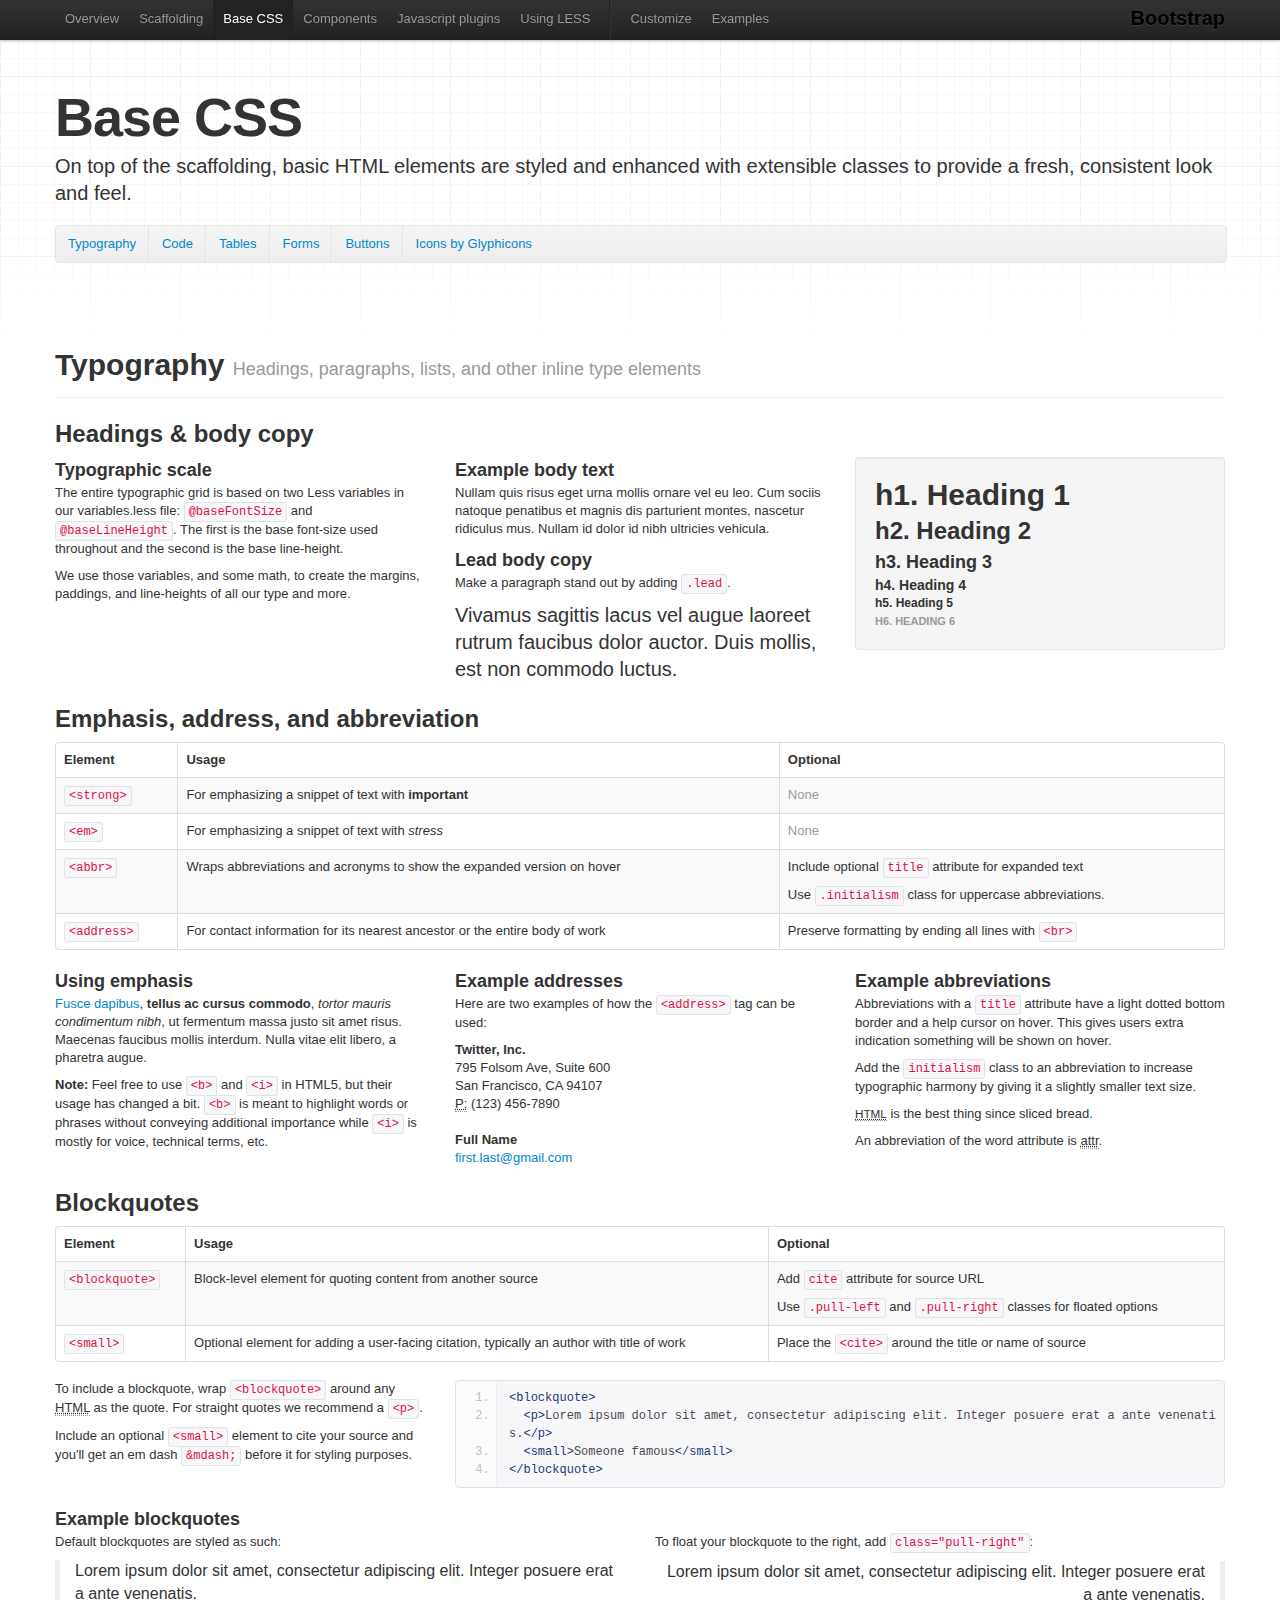
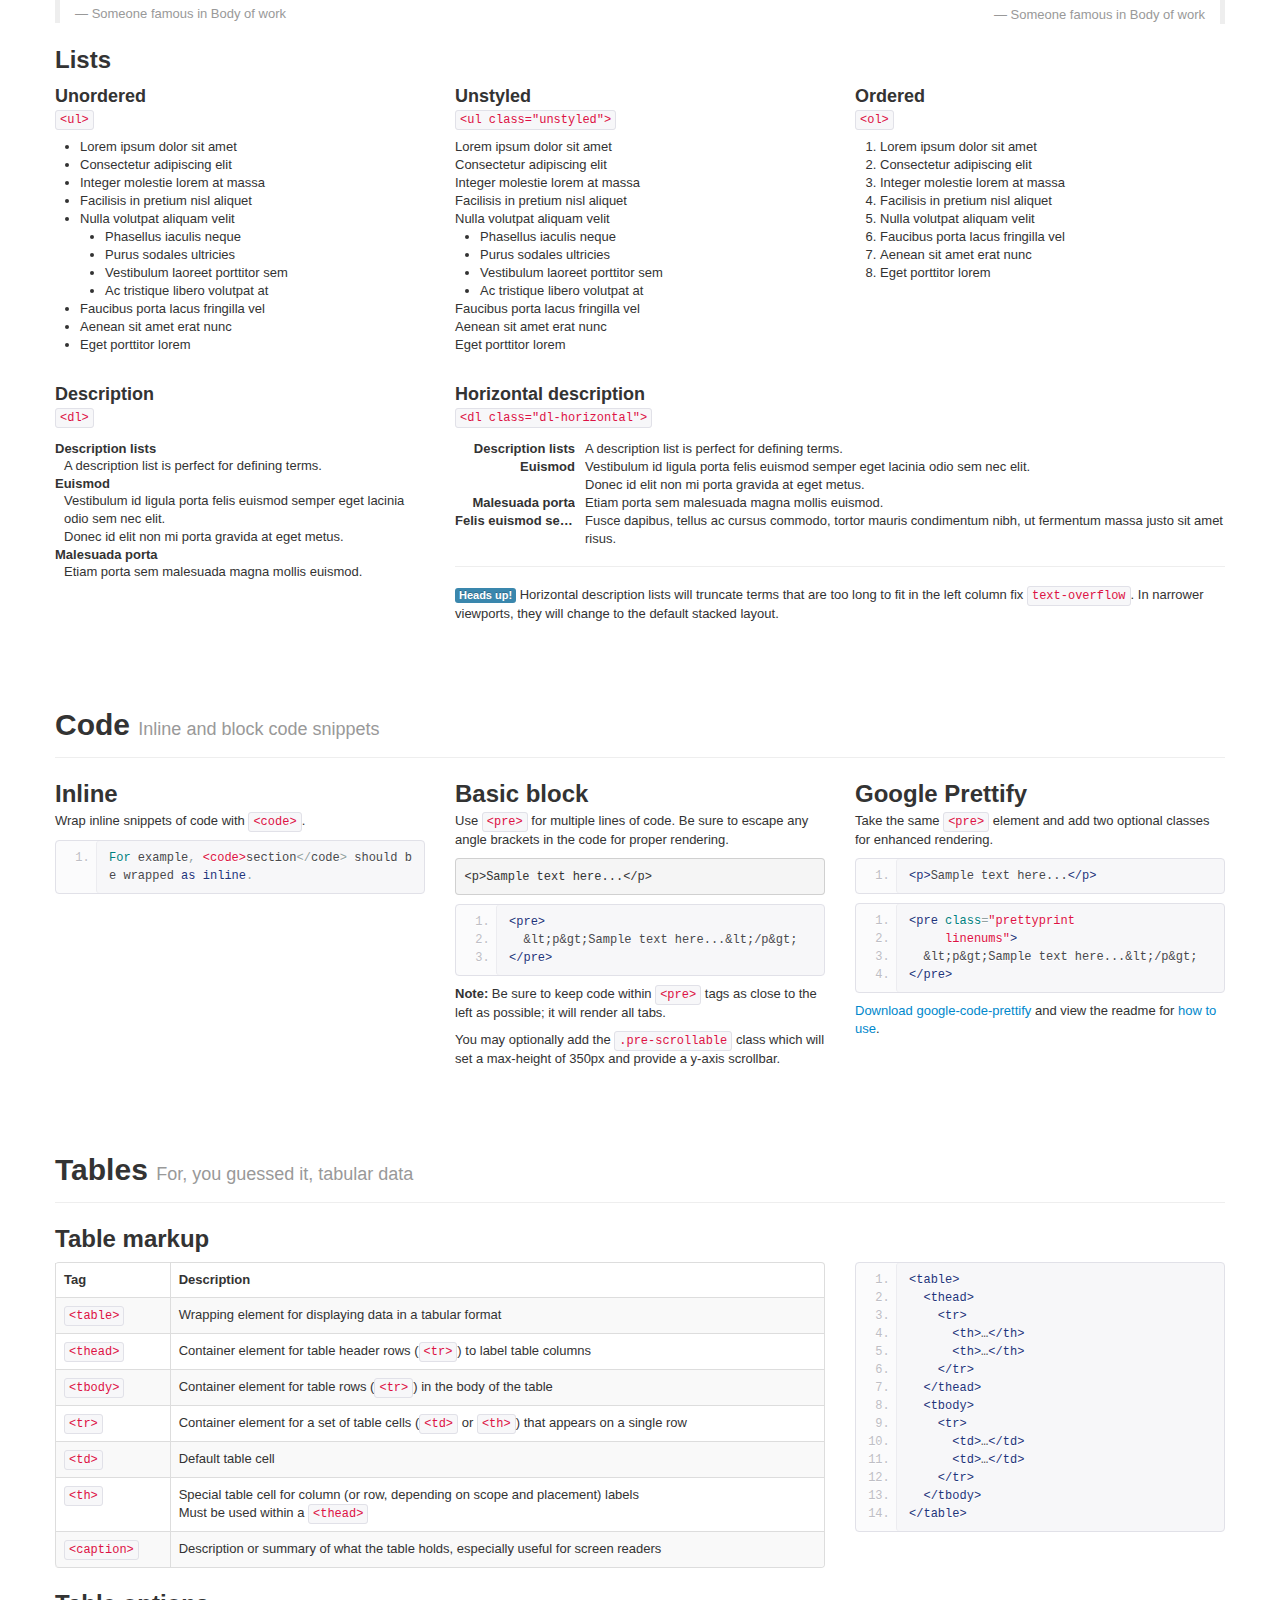
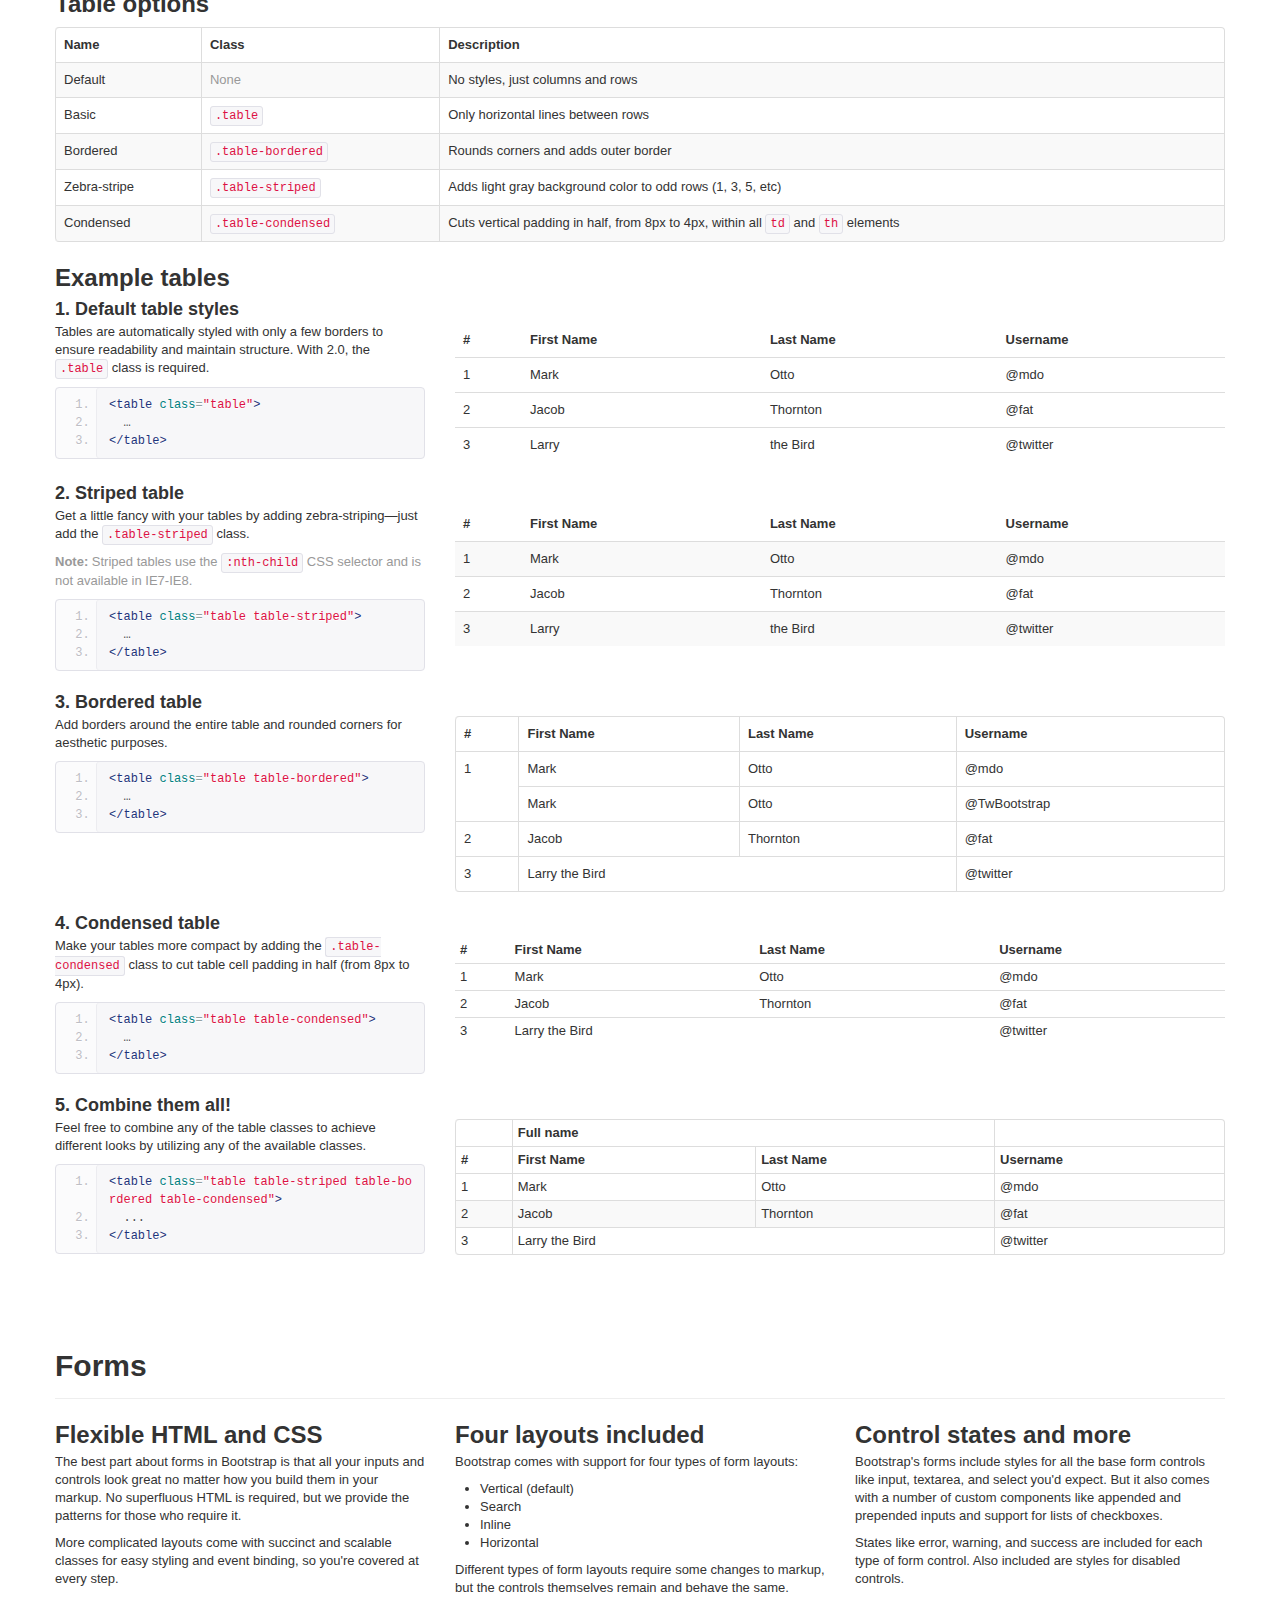
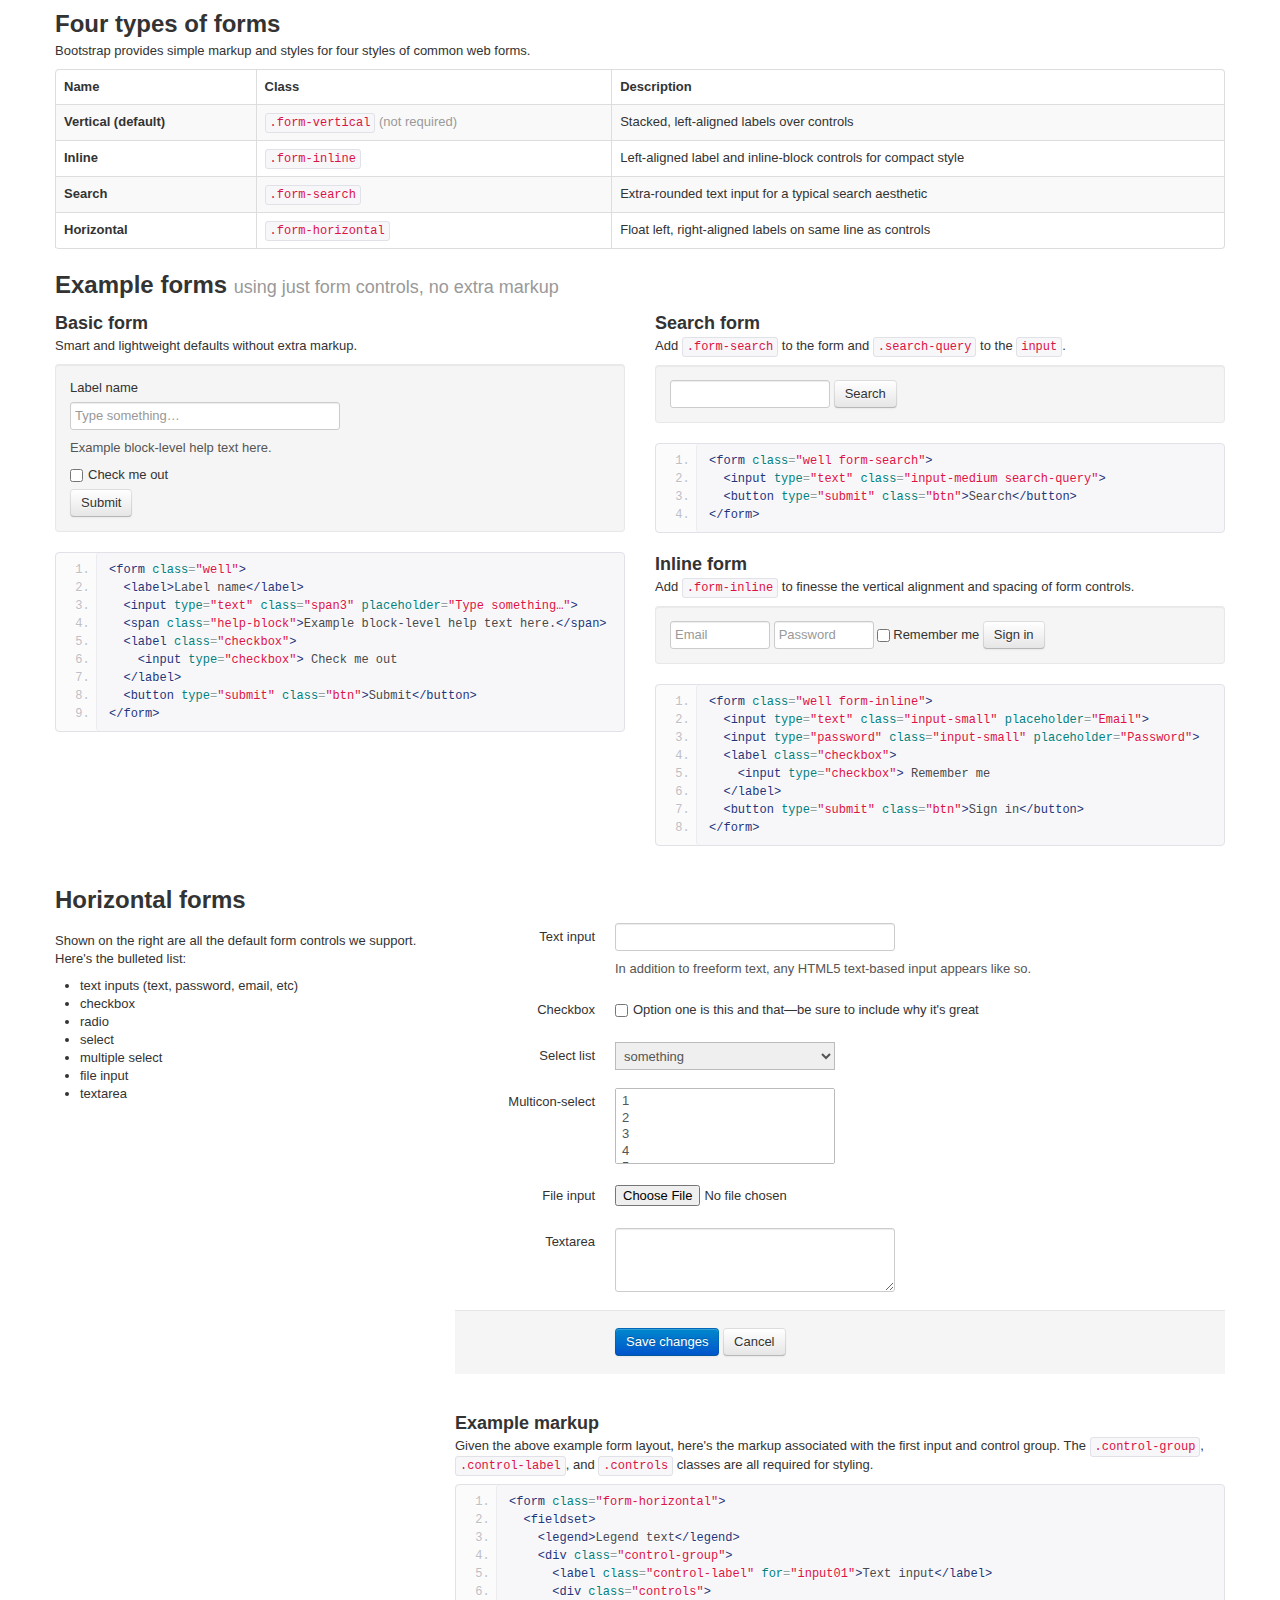
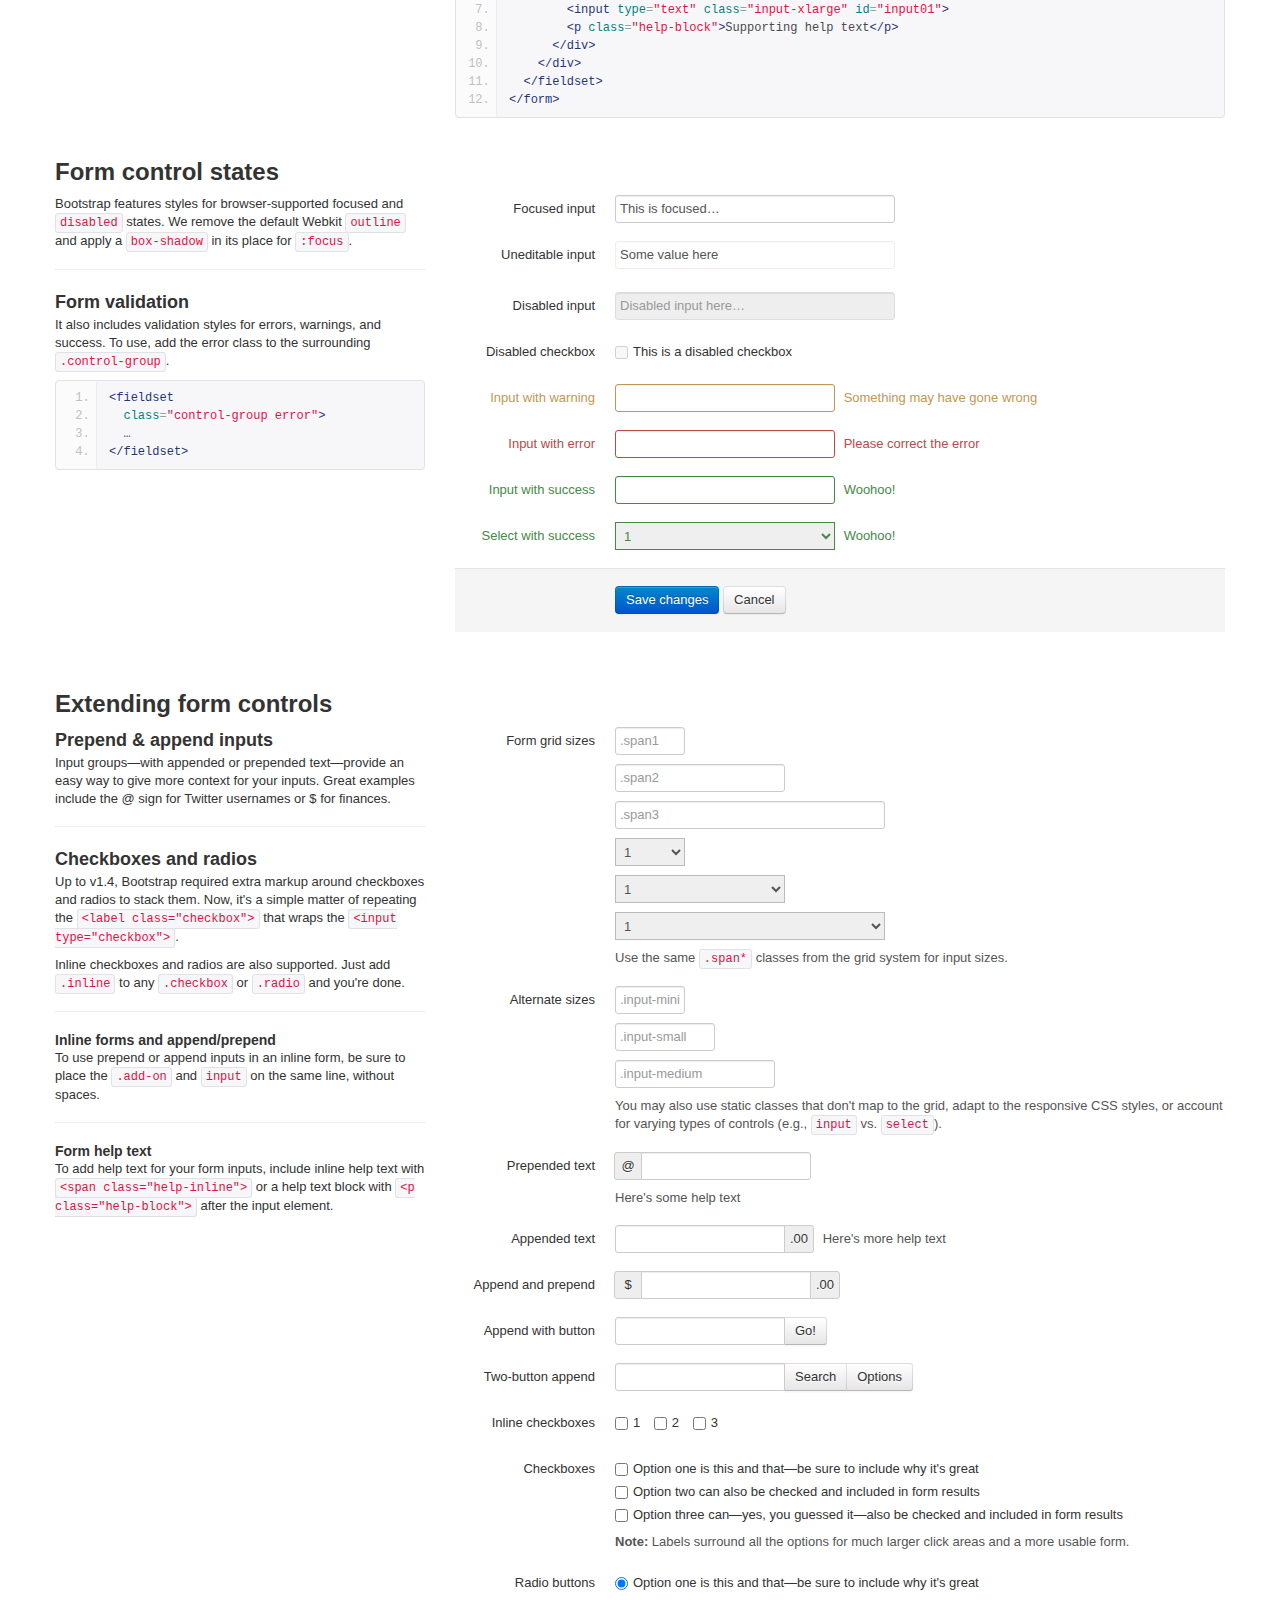
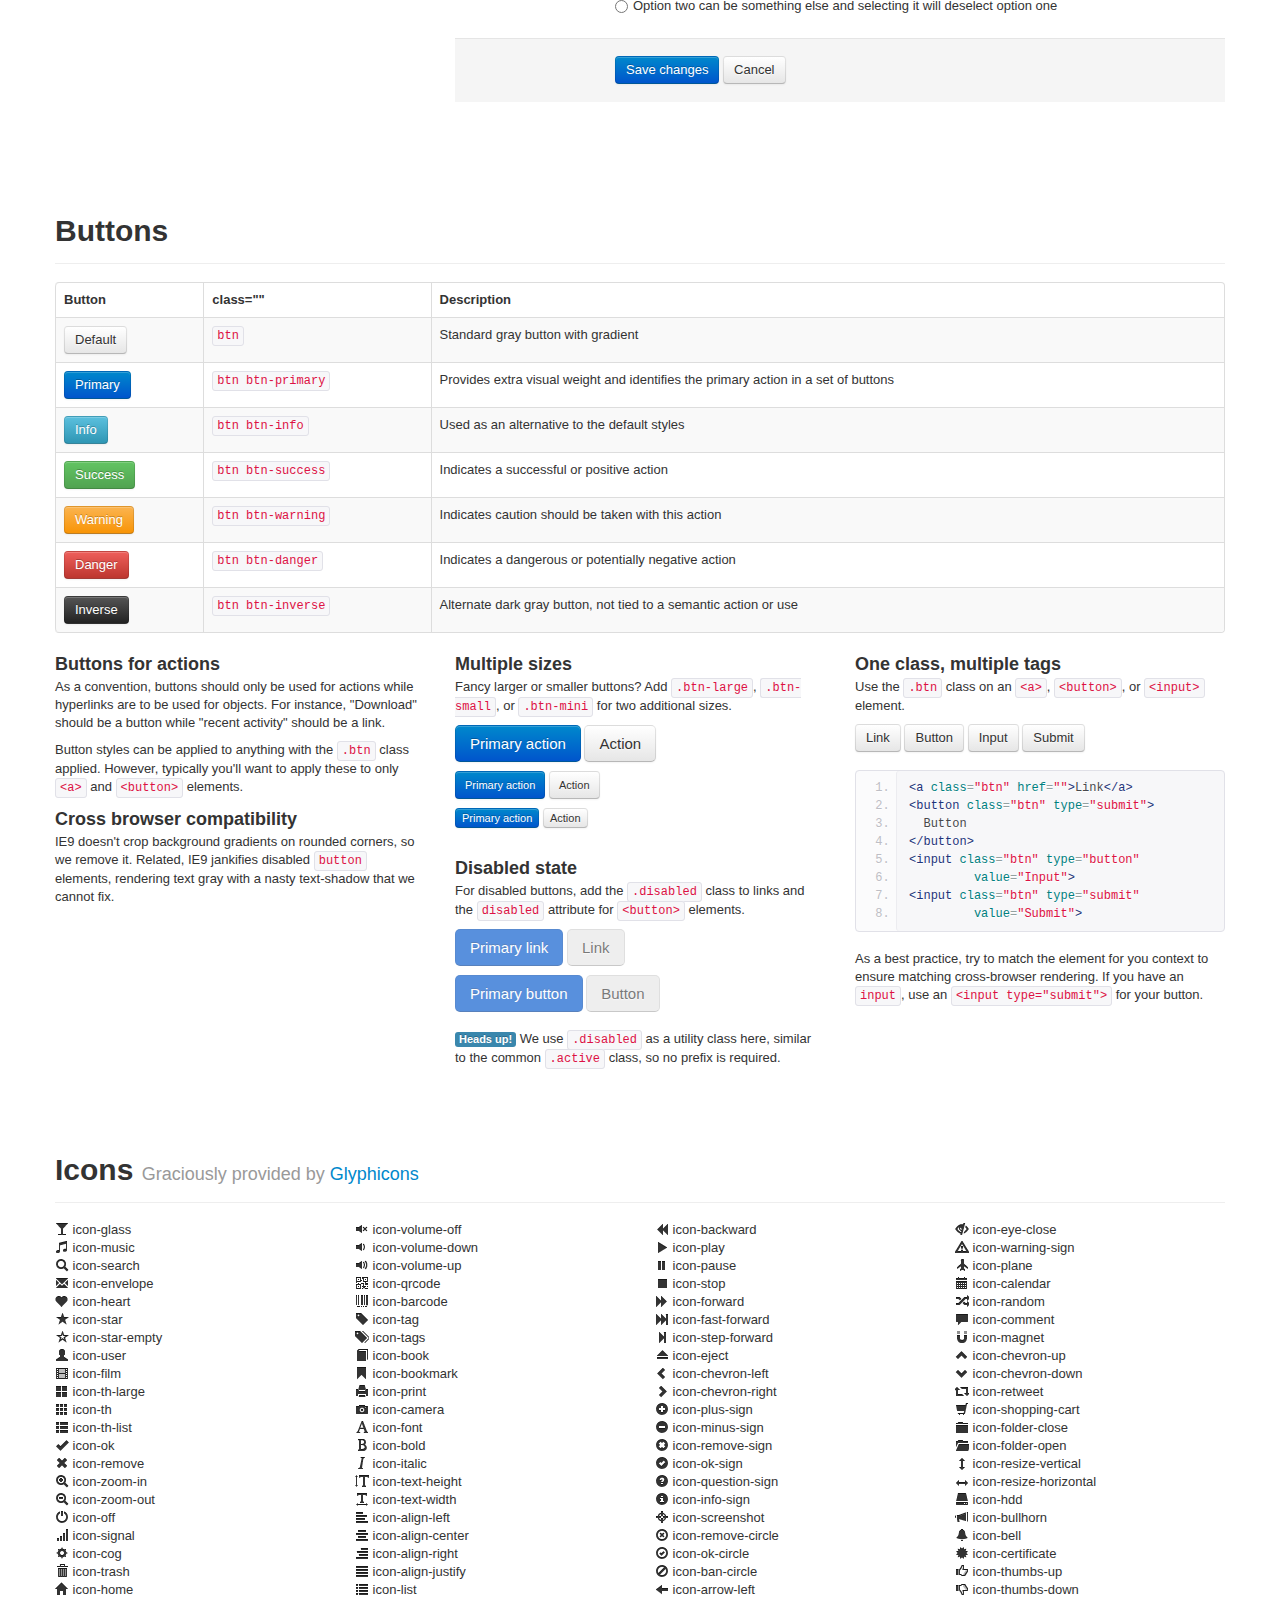
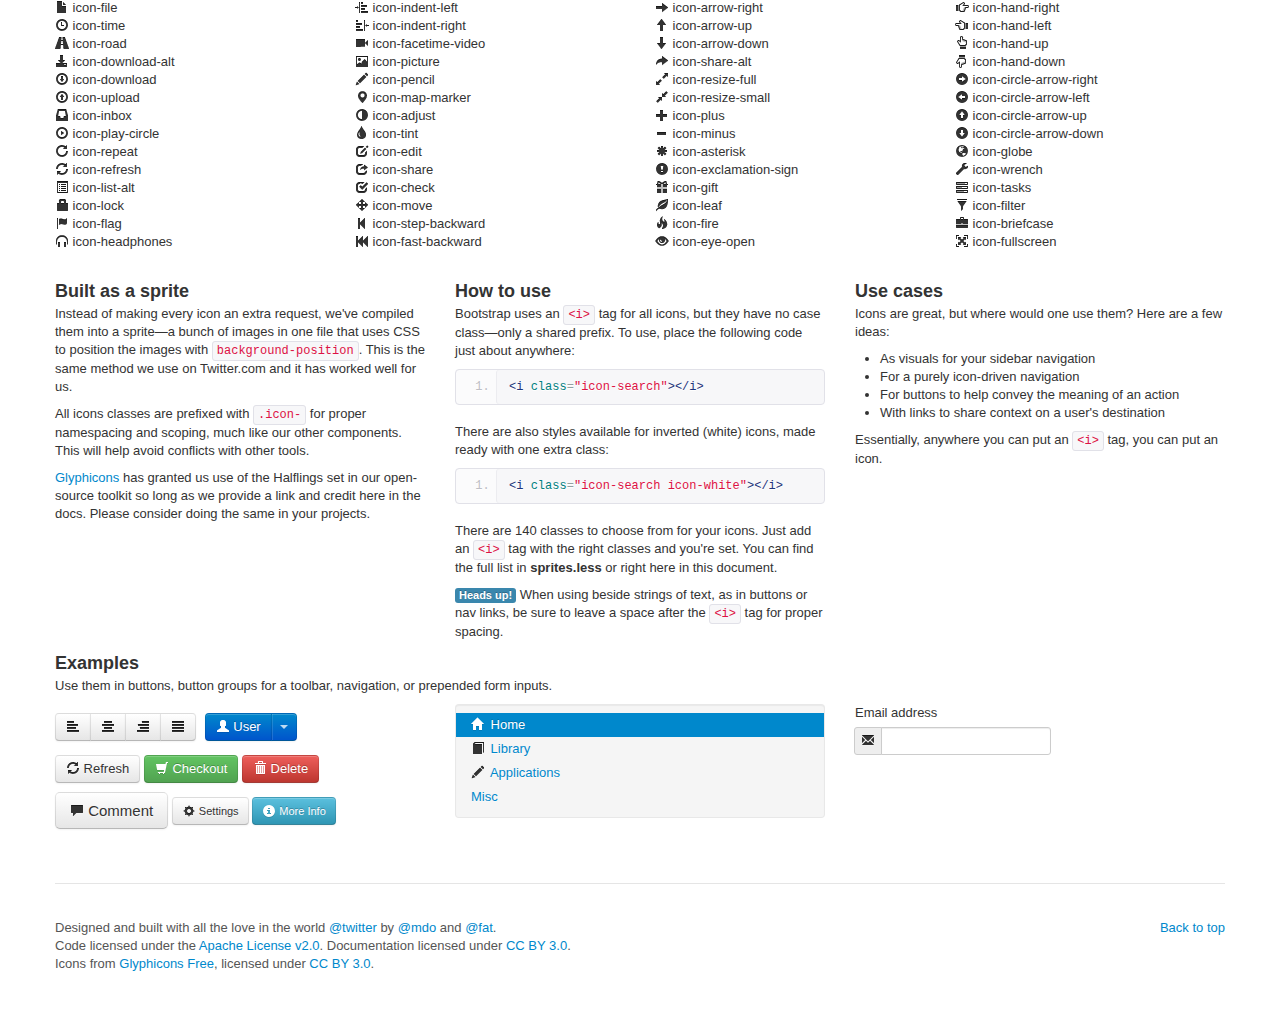
<file: docs/base-css.html>
<!DOCTYPE html>
<html lang="en">
  <head>
    <meta charset="utf-8">
    <title>Base · Twitter Bootstrap</title>
    <meta name="viewport" content="width=device-width, initial-scale=1.0">
    <meta name="description" content="">
    <meta name="author" content="">

    <!-- Le styles -->
    <link href="assets/css/bootstrap.css" rel="stylesheet">
    <link href="assets/css/bootstrap-responsive.css" rel="stylesheet">
    <link href="assets/css/docs.css" rel="stylesheet">
    <link href="assets/js/google-code-prettify/prettify.css" rel="stylesheet">

    <!-- Le HTML5 shim, for IE6-8 support of HTML5 elements -->
    <!--[if lt IE 9]>
      <script src="http://html5shim.googlecode.com/svn/trunk/html5.js"></script>
    <![endif]-->

    <!-- Le fav and touch icons -->
    <link rel="shortcut icon" href="assets/ico/favicon.ico">
    <link rel="apple-touch-icon-precomposed" sizes="144x144" href="assets/ico/apple-touch-icon-144-precomposed.png">
    <link rel="apple-touch-icon-precomposed" sizes="114x114" href="assets/ico/apple-touch-icon-114-precomposed.png">
    <link rel="apple-touch-icon-precomposed" sizes="72x72" href="assets/ico/apple-touch-icon-72-precomposed.png">
    <link rel="apple-touch-icon-precomposed" href="assets/ico/apple-touch-icon-57-precomposed.png">

  </head>

  <body data-spy="scroll" data-target=".subnav" data-offset="50">


  <!-- Navbar
    ================================================== -->
    <div class="navbar navbar-fixed-top">
      <div class="navbar-inner">
        <div class="container">
          <button type="button"class="btn btn-navbar" data-toggle="collapse" data-target=".nav-collapse">
            <span class="icon-bar"></span>
            <span class="icon-bar"></span>
            <span class="icon-bar"></span>
          </button>
          <a class="brand" href="./index.html">Bootstrap</a>
          <div class="nav-collapse collapse">
            <ul class="nav">
              <li class="">
                <a href="./index.html">Overview</a>
              </li>
              <li class="">
                <a href="./scaffolding.html">Scaffolding</a>
              </li>
              <li class="active">
                <a href="./base-css.html">Base CSS</a>
              </li>
              <li class="">
                <a href="./components.html">Components</a>
              </li>
              <li class="">
                <a href="./javascript.html">Javascript plugins</a>
              </li>
              <li class="">
                <a href="./less.html">Using LESS</a>
              </li>
              <li class="divider-vertical"></li>
              <li class="">
                <a href="./download.html">Customize</a>
              </li>
              <li class="">
                <a href="./examples.html">Examples</a>
              </li>
            </ul>
          </div>
        </div>
      </div>
    </div>

    <div class="container">

<!-- Masthead
================================================== -->
<header class="jumbotron subhead" id="overview">
  <h1>Base CSS</h1>
  <p class="lead">On top of the scaffolding, basic HTML elements are styled and enhanced with extensible classes to provide a fresh, consistent look and feel.</p>
  <div class="subnav">
    <ul class="nav nav-pills">
      <li><a href="#typography">Typography</a></li>
      <li><a href="#code">Code</a></li>
      <li><a href="#tables">Tables</a></li>
      <li><a href="#forms">Forms</a></li>
      <li><a href="#buttons">Buttons</a></li>
      <li><a href="#icons">Icons by Glyphicons</a></li>
    </ul>
  </div>
</header>


<!-- Typography
================================================== -->
<section id="typography">
  <div class="page-header">
    <h1>Typography <small>Headings, paragraphs, lists, and other inline type elements</small></h1>
  </div>

  <h2>Headings &amp; body copy</h2>

  <!-- Headings & Paragraph Copy -->
  <div class="row">
    <div class="span4">
      <h3>Typographic scale</h3>
      <p>The entire typographic grid is based on two Less variables in our variables.less file: <code>@baseFontSize</code> and <code>@baseLineHeight</code>. The first is the base font-size used throughout and the second is the base line-height.</p>
      <p>We use those variables, and some math, to create the margins, paddings, and line-heights of all our type and more.</p>
    </div>
    <div class="span4">
      <h3>Example body text</h3>
      <p>Nullam quis risus eget urna mollis ornare vel eu leo. Cum sociis natoque penatibus et magnis dis parturient montes, nascetur ridiculus mus. Nullam id dolor id nibh ultricies vehicula.</p>
      <h3>Lead body copy</h3>
      <p>Make a paragraph stand out by adding <code>.lead</code>.</p>
      <p class="lead">Vivamus sagittis lacus vel augue laoreet rutrum faucibus dolor auctor. Duis mollis, est non commodo luctus.</p>
    </div>
    <div class="span4">
      <div class="well">
        <h1>h1. Heading 1</h1>
        <h2>h2. Heading 2</h2>
        <h3>h3. Heading 3</h3>
        <h4>h4. Heading 4</h4>
        <h5>h5. Heading 5</h5>
        <h6>h6. Heading 6</h6>
      </div>
    </div>
  </div>

  <!-- Misc Elements -->
  <h2>Emphasis, address, and abbreviation</h2>
  <table class="table table-bordered table-striped">
    <thead>
      <tr>
        <th>Element</th>
        <th>Usage</th>
        <th>Optional</th>
      </tr>
    </thead>
    <tbody>
      <tr>
        <td>
          <code>&lt;strong&gt;</code>
        </td>
        <td>
          For emphasizing a snippet of text with <strong>important</strong>
        </td>
        <td>
          <span class="muted">None</span>
        </td>
      </tr>
      <tr>
        <td>
          <code>&lt;em&gt;</code>
        </td>
        <td>
          For emphasizing a snippet of text with <em>stress</em>
        </td>
        <td>
          <span class="muted">None</span>
        </td>
      </tr>
      <tr>
        <td>
          <code>&lt;abbr&gt;</code>
        </td>
        <td>
          Wraps abbreviations and acronyms to show the expanded version on hover
        </td>
        <td>
          <p>Include optional <code>title</code> attribute for expanded text</p>
          Use <code>.initialism</code> class for uppercase abbreviations.
        </td>
      </tr>
      <tr>
        <td>
          <code>&lt;address&gt;</code>
        </td>
        <td>
          For contact information for its nearest ancestor or the entire body of work
        </td>
        <td>
          Preserve formatting by ending all lines with <code>&lt;br&gt;</code>
        </td>
      </tr>
    </tbody>
  </table>

  <div class="row">
    <div class="span4">
      <h3>Using emphasis</h3>
      <p><a href="#">Fusce dapibus</a>, <strong>tellus ac cursus commodo</strong>, <em>tortor mauris condimentum nibh</em>, ut fermentum massa justo sit amet risus. Maecenas faucibus mollis interdum. Nulla vitae elit libero, a pharetra augue.</p>
      <p><strong>Note:</strong> Feel free to use <code>&lt;b&gt;</code> and <code>&lt;i&gt;</code> in HTML5, but their usage has changed a bit. <code>&lt;b&gt;</code> is meant to highlight words or phrases without conveying additional importance while <code>&lt;i&gt;</code> is mostly for voice, technical terms, etc.</p>
    </div>
    <div class="span4">
      <h3>Example addresses</h3>
      <p>Here are two examples of how the <code>&lt;address&gt;</code> tag can be used:</p>
      <address>
        <strong>Twitter, Inc.</strong><br>
        795 Folsom Ave, Suite 600<br>
        San Francisco, CA 94107<br>
        <abbr title="Phone">P:</abbr> (123) 456-7890
      </address>
      <address>
        <strong>Full Name</strong><br>
        <a href="mailto:#">first.last@gmail.com</a>
      </address>
    </div>
    <div class="span4">
      <h3>Example abbreviations</h3>
      <p>Abbreviations with a <code>title</code> attribute have a light dotted bottom border and a help cursor on hover. This gives users extra indication something will be shown on hover.</p>
      <p>Add the <code>initialism</code> class to an abbreviation to increase typographic harmony by giving it a slightly smaller text size.</p>
      <p><abbr title="HyperText Markup Language" class="initialism">HTML</abbr> is the best thing since sliced bread.</p>
      <p>An abbreviation of the word attribute is <abbr title="attribute">attr</abbr>.</p>
    </div>
  </div>


  <!-- Blockquotes -->
  <h2>Blockquotes</h2>
  <table class="table table-bordered table-striped">
    <thead>
      <tr>
        <th>Element</th>
        <th>Usage</th>
        <th>Optional</th>
      </tr>
    </thead>
    <tbody>
      <tr>
        <td>
          <code>&lt;blockquote&gt;</code>
        </td>
        <td>
          Block-level element for quoting content from another source
        </td>
        <td>
          <p>Add <code>cite</code> attribute for source URL</p>
          Use <code>.pull-left</code> and <code>.pull-right</code> classes for floated options
        </td>
      </tr>
      <tr>
        <td>
          <code>&lt;small&gt;</code>
        </td>
        <td>
          Optional element for adding a user-facing citation, typically an author with title of work
        </td>
        <td>
          Place the <code>&lt;cite&gt;</code> around the title or name of source
        </td>
      </tr>
    </tbody>
  </table>
  <div class="row">
    <div class="span4">
      <p>To include a blockquote, wrap <code>&lt;blockquote&gt;</code> around any <abbr title="HyperText Markup Language">HTML</abbr> as the quote. For straight quotes we recommend a <code>&lt;p&gt;</code>.</p>
      <p>Include an optional <code>&lt;small&gt;</code> element to cite your source and you'll get an em dash <code>&amp;mdash;</code> before it for styling purposes.</p>
    </div>
    <div class="span8">
<pre class="prettyprint linenums">
&lt;blockquote&gt;
  &lt;p&gt;Lorem ipsum dolor sit amet, consectetur adipiscing elit. Integer posuere erat a ante venenatis.&lt;/p&gt;
  &lt;small&gt;Someone famous&lt;/small&gt;
&lt;/blockquote&gt;
</pre>
    </div>
  </div><!--/row-->

  <h3>Example blockquotes</h3>
  <div class="row">
    <div class="span6">
      <p>Default blockquotes are styled as such:</p>
      <blockquote>
        <p>Lorem ipsum dolor sit amet, consectetur adipiscing elit. Integer posuere erat a ante venenatis.</p>
        <small>Someone famous in <cite title="">Body of work</cite></small>
      </blockquote>
    </div>
    <div class="span6">
      <p>To float your blockquote to the right, add <code>class="pull-right"</code>:</p>
      <blockquote class="pull-right">
        <p>Lorem ipsum dolor sit amet, consectetur adipiscing elit. Integer posuere erat a ante venenatis.</p>
        <small>Someone famous in <cite title="">Body of work</cite></small>
      </blockquote>
    </div>
  </div>


  <!-- Lists -->
  <h2>Lists</h2>
  <div class="row">
    <div class="span4">
      <h3>Unordered</h3>
      <p><code>&lt;ul&gt;</code></p>
      <ul>
        <li>Lorem ipsum dolor sit amet</li>
        <li>Consectetur adipiscing elit</li>
        <li>Integer molestie lorem at massa</li>
        <li>Facilisis in pretium nisl aliquet</li>
        <li>Nulla volutpat aliquam velit
          <ul>
            <li>Phasellus iaculis neque</li>
            <li>Purus sodales ultricies</li>
            <li>Vestibulum laoreet porttitor sem</li>
            <li>Ac tristique libero volutpat at</li>
          </ul>
        </li>
        <li>Faucibus porta lacus fringilla vel</li>
        <li>Aenean sit amet erat nunc</li>
        <li>Eget porttitor lorem</li>
      </ul>
    </div>
    <div class="span4">
      <h3>Unstyled</h3>
      <p><code>&lt;ul class="unstyled"&gt;</code></p>
      <ul class="unstyled">
        <li>Lorem ipsum dolor sit amet</li>
        <li>Consectetur adipiscing elit</li>
        <li>Integer molestie lorem at massa</li>
        <li>Facilisis in pretium nisl aliquet</li>
        <li>Nulla volutpat aliquam velit
          <ul>
            <li>Phasellus iaculis neque</li>
            <li>Purus sodales ultricies</li>
            <li>Vestibulum laoreet porttitor sem</li>
            <li>Ac tristique libero volutpat at</li>
          </ul>
        </li>
        <li>Faucibus porta lacus fringilla vel</li>
        <li>Aenean sit amet erat nunc</li>
        <li>Eget porttitor lorem</li>
      </ul>
    </div>
    <div class="span4">
      <h3>Ordered</h3>
      <p><code>&lt;ol&gt;</code></p>
      <ol>
        <li>Lorem ipsum dolor sit amet</li>
        <li>Consectetur adipiscing elit</li>
        <li>Integer molestie lorem at massa</li>
        <li>Facilisis in pretium nisl aliquet</li>
        <li>Nulla volutpat aliquam velit</li>
        <li>Faucibus porta lacus fringilla vel</li>
        <li>Aenean sit amet erat nunc</li>
        <li>Eget porttitor lorem</li>
      </ol>
    </div>
  </div><!-- /row -->
  <br>
  <div class="row">
    <div class="span4">
      <h3>Description</h3>
      <p><code>&lt;dl&gt;</code></p>
      <dl>
        <dt>Description lists</dt>
        <dd>A description list is perfect for defining terms.</dd>
        <dt>Euismod</dt>
        <dd>Vestibulum id ligula porta felis euismod semper eget lacinia odio sem nec elit.</dd>
        <dd>Donec id elit non mi porta gravida at eget metus.</dd>
        <dt>Malesuada porta</dt>
        <dd>Etiam porta sem malesuada magna mollis euismod.</dd>
      </dl>
    </div>
    <div class="span8">
      <h3>Horizontal description</h3>
      <p><code>&lt;dl class="dl-horizontal"&gt;</code></p>
      <dl class="dl-horizontal">
        <dt>Description lists</dt>
        <dd>A description list is perfect for defining terms.</dd>
        <dt>Euismod</dt>
        <dd>Vestibulum id ligula porta felis euismod semper eget lacinia odio sem nec elit.</dd>
        <dd>Donec id elit non mi porta gravida at eget metus.</dd>
        <dt>Malesuada porta</dt>
        <dd>Etiam porta sem malesuada magna mollis euismod.</dd>
        <dt>Felis euismod semper eget lacinia</dt>
        <dd>Fusce dapibus, tellus ac cursus commodo, tortor mauris condimentum nibh, ut fermentum massa justo sit amet risus.</dd>
      </dl>
      <hr>
      <p>
        <span class="label label-info">Heads up!</span>
        Horizontal description lists will truncate terms that are too long to fit in the left column fix <code>text-overflow</code>. In narrower viewports, they will change to the default stacked layout.
      </p>
    </div>
  </div><!-- /row -->
</section>



<!-- Code
================================================== -->
<section id="code">
  <div class="page-header">
    <h1>Code <small>Inline and block code snippets</small></h1>
  </div>
  <div class="row">
    <div class="span4">
      <h2>Inline</h2>
      <p>Wrap inline snippets of code with <code>&lt;code&gt;</code>.</p>
<pre class="prettyprint linenums">
For example, &lt;code&gt;section&lt;/code&gt; should be wrapped as inline.
</pre>
    </div><!--/span-->
    <div class="span4">
      <h2>Basic block</h2>
      <p>Use <code>&lt;pre&gt;</code> for multiple lines of code. Be sure to escape any angle brackets in the code for proper rendering.</p>
<pre>
&lt;p&gt;Sample text here...&lt;/p&gt;
</pre>
<pre class="prettyprint linenums" style="margin-bottom: 9px;">
&lt;pre&gt;
  &amp;lt;p&amp;gt;Sample text here...&amp;lt;/p&amp;gt;
&lt;/pre&gt;
</pre>
      <p><strong>Note:</strong> Be sure to keep code within <code>&lt;pre&gt;</code> tags as close to the left as possible; it will render all tabs.</p>
      <p>You may optionally add the <code>.pre-scrollable</code> class which will set a max-height of 350px and provide a y-axis scrollbar.</p>
    </div><!--/span-->
    <div class="span4">
      <h2>Google Prettify</h2>
      <p>Take the same <code>&lt;pre&gt;</code> element and add two optional classes for enhanced rendering.</p>
<pre class="prettyprint linenums" style="margin-bottom: 9px;">
&lt;p&gt;Sample text here...&lt;/p&gt;
</pre>
<pre class="prettyprint linenums" style="margin-bottom: 9px;">
&lt;pre class="prettyprint
     linenums"&gt;
  &amp;lt;p&amp;gt;Sample text here...&amp;lt;/p&amp;gt;
&lt;/pre&gt;
</pre>
      <p><a href="http://code.google.com/p/google-code-prettify/">Download google-code-prettify</a> and view the readme for <a href="http://google-code-prettify.googlecode.com/svn/trunk/README.html">how to use</a>.</p>
    </div><!--/span-->
  </div><!--/row-->
</section>



<!-- Tables
================================================== -->
<section id="tables">
  <div class="page-header">
    <h1>Tables <small>For, you guessed it, tabular data</small></h1>
  </div>

  <h2>Table markup</h2>
  <div class="row">
    <div class="span8">
      <table class="table table-bordered table-striped">
        <colgroup>
          <col class="span1">
          <col class="span7">
        </colgroup>
        <thead>
          <tr>
            <th>Tag</th>
            <th>Description</th>
          </tr>
        </thead>
        <tbody>
          <tr>
            <td>
              <code>&lt;table&gt;</code>
            </td>
            <td>
              Wrapping element for displaying data in a tabular format
            </td>
          </tr>
          <tr>
            <td>
              <code>&lt;thead&gt;</code>
            </td>
            <td>
              Container element for table header rows (<code>&lt;tr&gt;</code>) to label table columns
            </td>
          </tr>
          <tr>
            <td>
              <code>&lt;tbody&gt;</code>
            </td>
            <td>
              Container element for table rows (<code>&lt;tr&gt;</code>) in the body of the table
            </td>
          </tr>
          <tr>
            <td>
              <code>&lt;tr&gt;</code>
            </td>
            <td>
              Container element for a set of table cells (<code>&lt;td&gt;</code> or <code>&lt;th&gt;</code>) that appears on a single row
            </td>
          </tr>
          <tr>
            <td>
              <code>&lt;td&gt;</code>
            </td>
            <td>
              Default table cell
            </td>
          </tr>
          <tr>
            <td>
              <code>&lt;th&gt;</code>
            </td>
            <td>
              Special table cell for column (or row, depending on scope and placement) labels<br>
              Must be used within a <code>&lt;thead&gt;</code>
            </td>
          </tr>
          <tr>
            <td>
              <code>&lt;caption&gt;</code>
            </td>
            <td>
              Description or summary of what the table holds, especially useful for screen readers
            </td>
          </tr>
        </tbody>
      </table>
    </div>
    <div class="span4">
<pre class="prettyprint linenums">
&lt;table&gt;
  &lt;thead&gt;
    &lt;tr&gt;
      &lt;th&gt;…&lt;/th&gt;
      &lt;th&gt;…&lt;/th&gt;
    &lt;/tr&gt;
  &lt;/thead&gt;
  &lt;tbody&gt;
    &lt;tr&gt;
      &lt;td&gt;…&lt;/td&gt;
      &lt;td&gt;…&lt;/td&gt;
    &lt;/tr&gt;
  &lt;/tbody&gt;
&lt;/table&gt;
</pre>
    </div>
  </div>

  <h2>Table options</h2>
  <table class="table table-bordered table-striped">
  <thead>
      <tr>
        <th>Name</th>
        <th>Class</th>
        <th>Description</th>
      </tr>
    </thead>
    <tbody>
      <tr>
        <td>Default</td>
        <td class="muted">None</td>
        <td>No styles, just columns and rows</td>
      </tr>
      <tr>
        <td>Basic</td>
        <td>
          <code>.table</code>
        </td>
        <td>Only horizontal lines between rows</td>
      </tr>
      <tr>
        <td>Bordered</td>
        <td>
          <code>.table-bordered</code>
        </td>
        <td>Rounds corners and adds outer border</td>
      </tr>
      <tr>
        <td>Zebra-stripe</td>
        <td>
          <code>.table-striped</code>
        </td>
        <td>Adds light gray background color to odd rows (1, 3, 5, etc)</td>
      </tr>
      <tr>
        <td>Condensed</td>
        <td>
          <code>.table-condensed</code>
        </td>
        <td>Cuts vertical padding in half, from 8px to 4px, within all <code>td</code> and <code>th</code> elements</td>
      </tr>
    </tbody>
  </table>


  <h2>Example tables</h2>

  <h3>1. Default table styles</h3>
  <div class="row">
    <div class="span4">
      <p>Tables are automatically styled with only a few borders to ensure readability and maintain structure. With 2.0, the <code>.table</code> class is required.</p>
<pre class="prettyprint linenums">
&lt;table class="table"&gt;
  …
&lt;/table&gt;</pre>
    </div>
    <div class="span8">
      <table class="table">
        <thead>
          <tr>
            <th>#</th>
            <th>First Name</th>
            <th>Last Name</th>
            <th>Username</th>
          </tr>
        </thead>
        <tbody>
          <tr>
            <td>1</td>
            <td>Mark</td>
            <td>Otto</td>
            <td>@mdo</td>
          </tr>
          <tr>
            <td>2</td>
            <td>Jacob</td>
            <td>Thornton</td>
            <td>@fat</td>
          </tr>
          <tr>
            <td>3</td>
            <td>Larry</td>
            <td>the Bird</td>
            <td>@twitter</td>
          </tr>
        </tbody>
      </table>
    </div>
  </div>


  <h3>2. Striped table</h3>
  <div class="row">
    <div class="span4">
      <p>Get a little fancy with your tables by adding zebra-striping&mdash;just add the <code>.table-striped</code> class.</p>
      <p class="muted"><strong>Note:</strong> Striped tables use the <code>:nth-child</code> CSS selector and is not available in IE7-IE8.</p>
<pre class="prettyprint linenums" style="margin-bottom: 18px;">
&lt;table class="table table-striped"&gt;
  …
&lt;/table&gt;</pre>
    </div>
    <div class="span8">
      <table class="table table-striped">
        <thead>
          <tr>
            <th>#</th>
            <th>First Name</th>
            <th>Last Name</th>
            <th>Username</th>
          </tr>
        </thead>
        <tbody>
          <tr>
            <td>1</td>
            <td>Mark</td>
            <td>Otto</td>
            <td>@mdo</td>
          </tr>
          <tr>
            <td>2</td>
            <td>Jacob</td>
            <td>Thornton</td>
            <td>@fat</td>
          </tr>
          <tr>
            <td>3</td>
            <td>Larry</td>
            <td>the Bird</td>
            <td>@twitter</td>
          </tr>
        </tbody>
      </table>
    </div>
  </div>


  <h3>3. Bordered table</h3>
  <div class="row">
    <div class="span4">
      <p>Add borders around the entire table and rounded corners for aesthetic purposes.</p>
<pre class="prettyprint linenums">
&lt;table class="table table-bordered"&gt;
  …
&lt;/table&gt;</pre>
    </div>
    <div class="span8">
      <table class="table table-bordered">
        <thead>
          <tr>
            <th>#</th>
            <th>First Name</th>
            <th>Last Name</th>
            <th>Username</th>
          </tr>
        </thead>
        <tbody>
          <tr>
            <td rowspan="2">1</td>
            <td>Mark</td>
            <td>Otto</td>
            <td>@mdo</td>
          </tr>
          <tr>
            <td>Mark</td>
            <td>Otto</td>
            <td>@TwBootstrap</td>
          </tr>
          <tr>
            <td>2</td>
            <td>Jacob</td>
            <td>Thornton</td>
            <td>@fat</td>
          </tr>
          <tr>
            <td>3</td>
            <td colspan="2">Larry the Bird</td>
            <td>@twitter</td>
          </tr>
        </tbody>
      </table>
    </div>
  </div>


  <h3>4. Condensed table</h3>
  <div class="row">
    <div class="span4">
      <p>Make your tables more compact by adding the <code>.table-condensed</code> class to cut table cell padding in half (from 8px to 4px).</p>
<pre class="prettyprint linenums" style="margin-bottom: 18px;">
&lt;table class="table table-condensed"&gt;
  …
&lt;/table&gt;</pre>
    </div>
    <div class="span8">
      <table class="table table-condensed">
        <thead>
          <tr>
            <th>#</th>
            <th>First Name</th>
            <th>Last Name</th>
            <th>Username</th>
          </tr>
        </thead>
        <tbody>
          <tr>
            <td>1</td>
            <td>Mark</td>
            <td>Otto</td>
            <td>@mdo</td>
          </tr>
          <tr>
            <td>2</td>
            <td>Jacob</td>
            <td>Thornton</td>
            <td>@fat</td>
          </tr>
          <tr>
            <td>3</td>
            <td colspan="2">Larry the Bird</td>
            <td>@twitter</td>
          </tr>
        </tbody>
      </table>
    </div>
  </div>



  <h3>5. Combine them all!</h3>
  <div class="row">
    <div class="span4">
      <p>Feel free to combine any of the table classes to achieve different looks by utilizing any of the available classes.</p>
<pre class="prettyprint linenums" style="margin-bottom: 18px;">
&lt;table class="table table-striped table-bordered table-condensed"&gt;
  ...
&lt;/table&gt;</pre>
    </div>
    <div class="span8">
      <table class="table table-striped table-bordered table-condensed">
        <thead>
          <tr>
            <th></th>
            <th colspan="2">Full name</th>
            <th></th>
          </tr>
          <tr>
            <th>#</th>
            <th>First Name</th>
            <th>Last Name</th>
            <th>Username</th>
          </tr>
        </thead>
        <tbody>
          <tr>
          <tr>
            <td>1</td>
            <td>Mark</td>
            <td>Otto</td>
            <td>@mdo</td>
          </tr>
          <tr>
            <td>2</td>
            <td>Jacob</td>
            <td>Thornton</td>
            <td>@fat</td>
          </tr>
          <tr>
            <td>3</td>
            <td colspan="2">Larry the Bird</td>
            <td>@twitter</td>
          </tr>
        </tbody>
      </table>
    </div>
  </div>
</section>



<!-- Forms
================================================== -->
<section id="forms">
  <div class="page-header">
    <h1>Forms</h1>
  </div>
  <div class="row">
    <div class="span4">
      <h2>Flexible HTML and CSS</h2>
      <p>The best part about forms in Bootstrap is that all your inputs and controls look great no matter how you build them in your markup. No superfluous HTML is required, but we provide the patterns for those who require it.</p>
      <p>More complicated layouts come with succinct and scalable classes for easy styling and event binding, so you're covered at every step.</p>
    </div>
    <div class="span4">
      <h2>Four layouts included</h2>
      <p>Bootstrap comes with support for four types of form layouts:</p>
      <ul>
        <li>Vertical (default)</li>
        <li>Search</li>
        <li>Inline</li>
        <li>Horizontal</li>
      </ul>
      <p>Different types of form layouts require some changes to markup, but the controls themselves remain and behave the same.</p>
    </div>
    <div class="span4">
      <h2>Control states and more</h2>
      <p>Bootstrap's forms include styles for all the base form controls like input, textarea, and select you'd expect. But it also comes with a number of custom components like appended and prepended inputs and support for lists of checkboxes.</p>
      <p>States like error, warning, and success are included for each type of form control. Also included are styles for disabled controls.</p>
    </div>
  </div>

  <h2>Four types of forms</h2>
  <p>Bootstrap provides simple markup and styles for four styles of common web forms.</p>
  <table class="table table-bordered table-striped">
    <thead>
      <tr>
        <th>Name</th>
        <th>Class</th>
        <th>Description</th>
      </tr>
    </thead>
    <tbody>
      <tr>
        <th>Vertical (default)</th>
        <td><code>.form-vertical</code> <span class="muted">(not required)</span></td>
        <td>Stacked, left-aligned labels over controls</td>
      </tr>
      <tr>
        <th>Inline</th>
        <td><code>.form-inline</code></td>
        <td>Left-aligned label and inline-block controls for compact style</td>
      </tr>
      <tr>
        <th>Search</th>
        <td><code>.form-search</code></td>
        <td>Extra-rounded text input for a typical search aesthetic</td>
      </tr>
      <tr>
        <th>Horizontal</th>
        <td><code>.form-horizontal</code></td>
        <td>Float left, right-aligned labels on same line as controls</td>
      </tr>
    </tbody>
  </table>


  <h2>Example forms <small>using just form controls, no extra markup</small></h2>
  <div class="row">
    <div class="span6">
      <h3>Basic form</h3>
      <p>Smart and lightweight defaults without extra markup.</p>
      <form class="well">
        <label>Label name</label>
        <input type="text" class="span3" placeholder="Type something…">
        <p class="help-block">Example block-level help text here.</p>
        <label class="checkbox">
          <input type="checkbox"> Check me out
        </label>
        <button type="submit" class="btn">Submit</button>
      </form>
<pre class="prettyprint linenums">
&lt;form class="well"&gt;
  &lt;label&gt;Label name&lt;/label&gt;
  &lt;input type="text" class="span3" placeholder="Type something…"&gt;
  &lt;span class="help-block"&gt;Example block-level help text here.&lt;/span&gt;
  &lt;label class="checkbox"&gt;
    &lt;input type="checkbox"&gt; Check me out
  &lt;/label&gt;
  &lt;button type="submit" class="btn"&gt;Submit&lt;/button&gt;
&lt;/form&gt;
</pre>
  </div>
  <div class="span6">
    <h3>Search form</h3>
    <p>Add <code>.form-search</code> to the form and <code>.search-query</code> to the <code>input</code>.</p>
    <form class="well form-search">
      <input type="text" class="input-medium search-query">
      <button type="submit" class="btn">Search</button>
    </form>
<pre class="prettyprint linenums">
&lt;form class="well form-search"&gt;
  &lt;input type="text" class="input-medium search-query"&gt;
  &lt;button type="submit" class="btn"&gt;Search&lt;/button&gt;
&lt;/form&gt;
</pre>

      <h3>Inline form</h3>
      <p>Add <code>.form-inline</code> to finesse the vertical alignment and spacing of form controls.</p>
      <form class="well form-inline">
        <input type="text" class="input-small" placeholder="Email">
        <input type="password" class="input-small" placeholder="Password">
        <label class="checkbox">
          <input type="checkbox"> Remember me
        </label>
        <button type="submit" class="btn">Sign in</button>
      </form>
<pre class="prettyprint linenums">
&lt;form class="well form-inline"&gt;
  &lt;input type="text" class="input-small" placeholder="Email"&gt;
  &lt;input type="password" class="input-small" placeholder="Password"&gt;
  &lt;label class="checkbox"&gt;
    &lt;input type="checkbox"&gt; Remember me
  &lt;/label&gt;
  &lt;button type="submit" class="btn"&gt;Sign in&lt;/button&gt;
&lt;/form&gt;
</pre>
    </div><!-- /.span -->
  </div><!-- /row -->

  <br>

  <h2>Horizontal forms</h2>
  <div class="row">
    <div class="span4">
      <p></p>
      <p>Shown on the right are all the default form controls we support. Here's the bulleted list:</p>
      <ul>
        <li>text inputs (text, password, email, etc)</li>
        <li>checkbox</li>
        <li>radio</li>
        <li>select</li>
        <li>multiple select</li>
        <li>file input</li>
        <li>textarea</li>
      </ul>
    </div><!-- /.span -->
    <div class="span8">
      <form class="form-horizontal">
        <fieldset>
          <div class="control-group">
            <label class="control-label" for="input01">Text input</label>
            <div class="controls">
              <input type="text" class="input-xlarge" id="input01">
              <p class="help-block">In addition to freeform text, any HTML5 text-based input appears like so.</p>
            </div>
          </div>
          <div class="control-group">
            <label class="control-label" for="optionsCheckbox">Checkbox</label>
            <div class="controls">
              <label class="checkbox">
                <input type="checkbox" id="optionsCheckbox" value="option1">
                Option one is this and that&mdash;be sure to include why it's great
              </label>
            </div>
          </div>
          <div class="control-group">
            <label class="control-label" for="select01">Select list</label>
            <div class="controls">
              <select id="select01">
                <option>something</option>
                <option>2</option>
                <option>3</option>
                <option>4</option>
                <option>5</option>
              </select>
            </div>
          </div>
          <div class="control-group">
            <label class="control-label" for="multiSelect">Multicon-select</label>
            <div class="controls">
              <select multiple="multiple" id="multiSelect">
                <option>1</option>
                <option>2</option>
                <option>3</option>
                <option>4</option>
                <option>5</option>
              </select>
            </div>
          </div>
          <div class="control-group">
            <label class="control-label" for="fileInput">File input</label>
            <div class="controls">
              <input class="input-file" id="fileInput" type="file">
            </div>
          </div>
          <div class="control-group">
            <label class="control-label" for="textarea">Textarea</label>
            <div class="controls">
              <textarea class="input-xlarge" id="textarea" rows="3"></textarea>
            </div>
          </div>
          <div class="form-actions">
            <button type="submit" class="btn btn-primary">Save changes</button>
            <button class="btn">Cancel</button>
          </div>
        </fieldset>
      </form>
      <h3>Example markup</h3>
      <p>Given the above example form layout, here's the markup associated with the first input and control group. The <code>.control-group</code>, <code>.control-label</code>, and <code>.controls</code> classes are all required for styling.</p>
<pre class="prettyprint linenums">
&lt;form class="form-horizontal"&gt;
  &lt;fieldset&gt;
    &lt;legend&gt;Legend text&lt;/legend&gt;
    &lt;div class="control-group"&gt;
      &lt;label class="control-label" for="input01"&gt;Text input&lt;/label&gt;
      &lt;div class="controls"&gt;
        &lt;input type="text" class="input-xlarge" id="input01"&gt;
        &lt;p class="help-block"&gt;Supporting help text&lt;/p&gt;
      &lt;/div&gt;
    &lt;/div&gt;
  &lt;/fieldset&gt;
&lt;/form&gt;
</pre>
    </div>
  </div>

  <br>

  <h2>Form control states</h2>
  <div class="row">
    <div class="span4">
      <p>Bootstrap features styles for browser-supported focused and <code>disabled</code> states. We remove the default Webkit <code>outline</code> and apply a <code>box-shadow</code> in its place for <code>:focus</code>.</p>
      <hr>
      <h3>Form validation</h3>
      <p>It also includes validation styles for errors, warnings, and success. To use, add the error class to the surrounding <code>.control-group</code>.</p>
<pre class="prettyprint linenums">
&lt;fieldset
  class="control-group error"&gt;
  …
&lt;/fieldset&gt;
</pre>
    </div>
    <div class="span8">
      <form class="form-horizontal">
        <fieldset>
          <div class="control-group">
            <label class="control-label" for="focusedInput">Focused input</label>
            <div class="controls">
              <input class="input-xlarge focused" id="focusedInput" type="text" value="This is focused…">
            </div>
          </div>
          <div class="control-group">
            <label class="control-label">Uneditable input</label>
            <div class="controls">
              <span class="input-xlarge uneditable-input">Some value here</span>
            </div>
          </div>
          <div class="control-group">
            <label class="control-label" for="disabledInput">Disabled input</label>
            <div class="controls">
              <input class="input-xlarge disabled" id="disabledInput" type="text" placeholder="Disabled input here…" disabled>
            </div>
          </div>
          <div class="control-group">
            <label class="control-label" for="optionsCheckbox2">Disabled checkbox</label>
            <div class="controls">
              <label class="checkbox">
                <input type="checkbox" id="optionsCheckbox2" value="option1" disabled>
                This is a disabled checkbox
              </label>
            </div>
          </div>
          <div class="control-group warning">
            <label class="control-label" for="inputWarning">Input with warning</label>
            <div class="controls">
              <input type="text" id="inputWarning">
              <span class="help-inline">Something may have gone wrong</span>
            </div>
          </div>
          <div class="control-group error">
            <label class="control-label" for="inputError">Input with error</label>
            <div class="controls">
              <input type="text" id="inputError">
              <span class="help-inline">Please correct the error</span>
            </div>
          </div>
          <div class="control-group success">
            <label class="control-label" for="inputSuccess">Input with success</label>
            <div class="controls">
              <input type="text" id="inputSuccess">
              <span class="help-inline">Woohoo!</span>
            </div>
          </div>
          <div class="control-group success">
            <label class="control-label" for="selectError">Select with success</label>
            <div class="controls">
              <select id="selectError">
                <option>1</option>
                <option>2</option>
                <option>3</option>
                <option>4</option>
                <option>5</option>
              </select>
              <span class="help-inline">Woohoo!</span>
            </div>
          </div>
          <div class="form-actions">
            <button type="submit" class="btn btn-primary">Save changes</button>
            <button class="btn">Cancel</button>
          </div>
        </fieldset>
      </form>
    </div>
  </div>

  <br>

  <h2>Extending form controls</h2>
  <div class="row">
    <div class="span4">
      <h3>Prepend &amp; append inputs</h3>
      <p>Input groups&mdash;with appended or prepended text&mdash;provide an easy way to give more context for your inputs. Great examples include the @ sign for Twitter usernames or $ for finances.</p>
      <hr>
      <h3>Checkboxes and radios</h3>
      <p>Up to v1.4, Bootstrap required extra markup around checkboxes and radios to stack them. Now, it's a simple matter of repeating the <code>&lt;label class="checkbox"&gt;</code> that wraps the <code>&lt;input type="checkbox"&gt;</code>.</p>
      <p>Inline checkboxes and radios are also supported. Just add <code>.inline</code> to any <code>.checkbox</code> or <code>.radio</code> and you're done.</p>
      <hr>
      <h4>Inline forms and append/prepend</h4>
      <p>To use prepend or append inputs in an inline form, be sure to place the <code>.add-on</code> and <code>input</code> on the same line, without spaces.</p>
      <hr>
      <h4>Form help text</h4>
      <p>To add help text for your form inputs, include inline help text with <code>&lt;span class="help-inline"&gt;</code> or a help text block with <code>&lt;p class="help-block"&gt;</code> after the input element.</p>
    </div>
    <div class="span8">
      <form class="form-horizontal">
        <fieldset>
          <div class="control-group">
            <label class="control-label">Form grid sizes</label>
            <div class="controls docs-input-sizes">
              <input class="span1" type="text" placeholder=".span1">
              <input class="span2" type="text" placeholder=".span2">
              <input class="span3" type="text" placeholder=".span3">
              <select class="span1">
                <option>1</option>
                <option>2</option>
                <option>3</option>
                <option>4</option>
                <option>5</option>
              </select>
              <select class="span2">
                <option>1</option>
                <option>2</option>
                <option>3</option>
                <option>4</option>
                <option>5</option>
              </select>
              <select class="span3">
                <option>1</option>
                <option>2</option>
                <option>3</option>
                <option>4</option>
                <option>5</option>
              </select>
              <p class="help-block">Use the same <code>.span*</code> classes from the grid system for input sizes.</p>
            </div>
          </div>
          <div class="control-group">
            <label class="control-label">Alternate sizes</label>
            <div class="controls docs-input-sizes">
              <input class="input-mini" type="text" placeholder=".input-mini">
              <input class="input-small" type="text" placeholder=".input-small">
              <input class="input-medium" type="text" placeholder=".input-medium">
              <p class="help-block">You may also use static classes that don't map to the grid, adapt to the responsive CSS styles, or account for varying types of controls (e.g., <code>input</code> vs. <code>select</code>).</p>
            </div>
          </div>
          <div class="control-group">
            <label class="control-label" for="prependedInput">Prepended text</label>
            <div class="controls">
              <div class="input-prepend">
                <span class="add-on">@</span><input class="span2" id="prependedInput" size="16" type="text">
              </div>
              <p class="help-block">Here's some help text</p>
            </div>
          </div>
          <div class="control-group">
            <label class="control-label" for="appendedInput">Appended text</label>
            <div class="controls">
              <div class="input-append">
                <input class="span2" id="appendedInput" size="16" type="text"><span class="add-on">.00</span>
              </div>
              <span class="help-inline">Here's more help text</span>
            </div>
          </div>
          <div class="control-group">
            <label class="control-label" for="appendedPrependedInput">Append and prepend</label>
            <div class="controls">
              <div class="input-prepend input-append">
                <span class="add-on">$</span><input class="span2" id="appendedPrependedInput" size="16" type="text"><span class="add-on">.00</span>
              </div>
            </div>
          </div>
          <div class="control-group">
            <label class="control-label" for="appendedInputButton">Append with button</label>
            <div class="controls">
              <div class="input-append">
                <input class="span2" id="appendedInputButton" size="16" type="text"><button class="btn" type="button">Go!</button>
              </div>
            </div>
          </div>
          <div class="control-group">
            <label class="control-label" for="appendedInputButtons">Two-button append</label>
            <div class="controls">
              <div class="input-append">
                <input class="span2" id="appendedInputButtons" size="16" type="text"><button class="btn" type="button">Search</button><button class="btn" type="button">Options</button>
              </div>
            </div>
          </div>
          <div class="control-group">
            <label class="control-label" for="inlineCheckboxes">Inline checkboxes</label>
            <div class="controls">
              <label class="checkbox inline">
                <input type="checkbox" id="inlineCheckbox1" value="option1"> 1
              </label>
              <label class="checkbox inline">
                <input type="checkbox" id="inlineCheckbox2" value="option2"> 2
              </label>
              <label class="checkbox inline">
                <input type="checkbox" id="inlineCheckbox3" value="option3"> 3
              </label>
            </div>
          </div>
          <div class="control-group">
            <label class="control-label" for="optionsCheckboxList">Checkboxes</label>
            <div class="controls">
              <label class="checkbox">
                <input type="checkbox" name="optionsCheckboxList1" value="option1">
                Option one is this and that&mdash;be sure to include why it's great
              </label>
              <label class="checkbox">
                <input type="checkbox" name="optionsCheckboxList2" value="option2">
                Option two can also be checked and included in form results
              </label>
              <label class="checkbox">
                <input type="checkbox" name="optionsCheckboxList3" value="option3">
                Option three can&mdash;yes, you guessed it&mdash;also be checked and included in form results
              </label>
              <p class="help-block"><strong>Note:</strong> Labels surround all the options for much larger click areas and a more usable form.</p>
            </div>
          </div>
          <div class="control-group">
            <label class="control-label">Radio buttons</label>
            <div class="controls">
              <label class="radio">
                <input type="radio" name="optionsRadios" id="optionsRadios1" value="option1" checked>
                Option one is this and that&mdash;be sure to include why it's great
              </label>
              <label class="radio">
                <input type="radio" name="optionsRadios" id="optionsRadios2" value="option2">
                Option two can be something else and selecting it will deselect option one
              </label>
            </div>
          </div>
          <div class="form-actions">
            <button type="submit" class="btn btn-primary">Save changes</button>
            <button class="btn">Cancel</button>
          </div>
        </fieldset>
      </form>
    </div>
  </div><!-- /row -->
</section>



<!-- Buttons
================================================== -->
<section id="buttons">
  <div class="page-header">
    <h1>Buttons</h1>
  </div>
  <table class="table table-bordered table-striped">
    <thead>
      <tr>
        <th>Button</th>
        <th>class=""</th>
        <th>Description</th>
      </tr>
    </thead>
    <tbody>
      <tr>
        <td><button class="btn" href="#">Default</button></td>
        <td><code>btn</code></td>
        <td>Standard gray button with gradient</td>
      </tr>
      <tr>
        <td><button class="btn btn-primary" href="#">Primary</button></td>
        <td><code>btn btn-primary</code></td>
        <td>Provides extra visual weight and identifies the primary action in a set of buttons</td>
      </tr>
      <tr>
        <td><button class="btn btn-info" href="#">Info</button></td>
        <td><code>btn btn-info</code></td>
        <td>Used as an alternative to the default styles</td>
      </tr>
      <tr>
        <td><button class="btn btn-success" href="#">Success</button></td>
        <td><code>btn btn-success</code></td>
        <td>Indicates a successful or positive action</td>
      </tr>
      <tr>
        <td><button class="btn btn-warning" href="#">Warning</button></td>
        <td><code>btn btn-warning</code></td>
        <td>Indicates caution should be taken with this action</td>
      </tr>
      <tr>
        <td><button class="btn btn-danger" href="#">Danger</button></td>
        <td><code>btn btn-danger</code></td>
        <td>Indicates a dangerous or potentially negative action</td>
      </tr>
      <tr>
        <td><button class="btn btn-inverse" href="#">Inverse</button></td>
        <td><code>btn btn-inverse</code></td>
        <td>Alternate dark gray button, not tied to a semantic action or use</td>
      </tr>
    </tbody>
  </table>

  <div class="row">
    <div class="span4">
      <h3>Buttons for actions</h3>
      <p>As a convention, buttons should only be used for actions while hyperlinks are to be used for objects. For instance, "Download" should be a button while "recent activity" should be a link.</p>
      <p>Button styles can be applied to anything with the <code>.btn</code> class applied. However, typically you'll want to apply these to only <code>&lt;a&gt;</code> and <code>&lt;button&gt;</code> elements.</p>
      <h3>Cross browser compatibility</h3>
      <p>IE9 doesn't crop background gradients on rounded corners, so we remove it. Related, IE9 jankifies disabled <code>button</code> elements, rendering text gray with a nasty text-shadow that we cannot fix.</p>
    </div>
    <div class="span4">
      <h3>Multiple sizes</h3>
      <p>Fancy larger or smaller buttons? Add <code>.btn-large</code>, <code>.btn-small</code>, or <code>.btn-mini</code> for two additional sizes.</p>
      <p>
        <button class="btn btn-large btn-primary">Primary action</button>
        <button class="btn btn-large">Action</button>
      </p>
      <p>
        <button class="btn btn-small btn-primary">Primary action</button>
        <button class="btn btn-small">Action</button>
      </p>
      <p>
        <button class="btn btn-mini btn-primary">Primary action</button>
        <button class="btn btn-mini">Action</button>
      </p>
      <br>
      <h3>Disabled state</h3>
      <p>For disabled buttons, add the <code>.disabled</code> class to links and the <code>disabled</code> attribute for <code>&lt;button&gt;</code> elements.</p>
      <p>
        <a href="#" class="btn btn-large btn-primary disabled">Primary link</a>
        <a href="#" class="btn btn-large disabled">Link</a>
      </p>
      <p style="margin-bottom: 18px;">
        <button class="btn btn-large btn-primary disabled" disabled="disabled">Primary button</button>
        <button class="btn btn-large" disabled>Button</button>
      </p>
      <p>
        <span class="label label-info">Heads up!</span>
        We use <code>.disabled</code> as a utility class here, similar to the common <code>.active</code> class, so no prefix is required.
      </p>
    </div>
    <div class="span4">
      <h3>One class, multiple tags</h3>
      <p>Use the <code>.btn</code> class on an <code>&lt;a&gt;</code>, <code>&lt;button&gt;</code>, or <code>&lt;input&gt;</code> element.</p>
<form>
<a class="btn" href="">Link</a>
<button class="btn" type="submit">Button</button>
<input class="btn" type="button" value="Input">
<input class="btn" type="submit" value="Submit">
</form>
<pre class="prettyprint linenums">
&lt;a class="btn" href=""&gt;Link&lt;/a&gt;
&lt;button class="btn" type="submit"&gt;
  Button
&lt;/button&gt;
&lt;input class="btn" type="button"
         value="Input"&gt;
&lt;input class="btn" type="submit"
         value="Submit"&gt;
</pre>
      <p>As a best practice, try to match the element for you context to ensure matching cross-browser rendering. If you have an <code>input</code>, use an <code>&lt;input type="submit"&gt;</code> for your button.</p>
    </div>
  </div>
</section>



<!-- Icons
================================================== -->
<section id="icons">
  <div class="page-header">
    <h1>Icons <small>Graciously provided by <a href="http://glyphicons.com" target="_blank">Glyphicons</a></small></h1>
  </div>
  <div class="row">
    <div class="span3">
      <ul class="the-icons">
        <li><i class="icon-glass"></i> icon-glass</li>
        <li><i class="icon-music"></i> icon-music</li>
        <li><i class="icon-search"></i> icon-search</li>
        <li><i class="icon-envelope"></i> icon-envelope</li>
        <li><i class="icon-heart"></i> icon-heart</li>
        <li><i class="icon-star"></i> icon-star</li>
        <li><i class="icon-star-empty"></i> icon-star-empty</li>
        <li><i class="icon-user"></i> icon-user</li>
        <li><i class="icon-film"></i> icon-film</li>
        <li><i class="icon-th-large"></i> icon-th-large</li>
        <li><i class="icon-th"></i> icon-th</li>
        <li><i class="icon-th-list"></i> icon-th-list</li>
        <li><i class="icon-ok"></i> icon-ok</li>
        <li><i class="icon-remove"></i> icon-remove</li>
        <li><i class="icon-zoom-in"></i> icon-zoom-in</li>
        <li><i class="icon-zoom-out"></i> icon-zoom-out</li>
        <li><i class="icon-off"></i> icon-off</li>
        <li><i class="icon-signal"></i> icon-signal</li>
        <li><i class="icon-cog"></i> icon-cog</li>
        <li><i class="icon-trash"></i> icon-trash</li>
        <li><i class="icon-home"></i> icon-home</li>
        <li><i class="icon-file"></i> icon-file</li>
        <li><i class="icon-time"></i> icon-time</li>
        <li><i class="icon-road"></i> icon-road</li>
        <li><i class="icon-download-alt"></i> icon-download-alt</li>
        <li><i class="icon-download"></i> icon-download</li>
        <li><i class="icon-upload"></i> icon-upload</li>
        <li><i class="icon-inbox"></i> icon-inbox</li>
        <li><i class="icon-play-circle"></i> icon-play-circle</li>
        <li><i class="icon-repeat"></i> icon-repeat</li>
        <li><i class="icon-refresh"></i> icon-refresh</li>
        <li><i class="icon-list-alt"></i> icon-list-alt</li>
        <li><i class="icon-lock"></i> icon-lock</li>
        <li><i class="icon-flag"></i> icon-flag</li>
        <li><i class="icon-headphones"></i> icon-headphones</li>
      </ul>
    </div>
    <div class="span3">
      <ul class="the-icons">
        <li><i class="icon-volume-off"></i> icon-volume-off</li>
        <li><i class="icon-volume-down"></i> icon-volume-down</li>
        <li><i class="icon-volume-up"></i> icon-volume-up</li>
        <li><i class="icon-qrcode"></i> icon-qrcode</li>
        <li><i class="icon-barcode"></i> icon-barcode</li>
        <li><i class="icon-tag"></i> icon-tag</li>
        <li><i class="icon-tags"></i> icon-tags</li>
        <li><i class="icon-book"></i> icon-book</li>
        <li><i class="icon-bookmark"></i> icon-bookmark</li>
        <li><i class="icon-print"></i> icon-print</li>
        <li><i class="icon-camera"></i> icon-camera</li>
        <li><i class="icon-font"></i> icon-font</li>
        <li><i class="icon-bold"></i> icon-bold</li>
        <li><i class="icon-italic"></i> icon-italic</li>
        <li><i class="icon-text-height"></i> icon-text-height</li>
        <li><i class="icon-text-width"></i> icon-text-width</li>
        <li><i class="icon-align-left"></i> icon-align-left</li>
        <li><i class="icon-align-center"></i> icon-align-center</li>
        <li><i class="icon-align-right"></i> icon-align-right</li>
        <li><i class="icon-align-justify"></i> icon-align-justify</li>
        <li><i class="icon-list"></i> icon-list</li>
        <li><i class="icon-indent-left"></i> icon-indent-left</li>
        <li><i class="icon-indent-right"></i> icon-indent-right</li>
        <li><i class="icon-facetime-video"></i> icon-facetime-video</li>
        <li><i class="icon-picture"></i> icon-picture</li>
        <li><i class="icon-pencil"></i> icon-pencil</li>
        <li><i class="icon-map-marker"></i> icon-map-marker</li>
        <li><i class="icon-adjust"></i> icon-adjust</li>
        <li><i class="icon-tint"></i> icon-tint</li>
        <li><i class="icon-edit"></i> icon-edit</li>
        <li><i class="icon-share"></i> icon-share</li>
        <li><i class="icon-check"></i> icon-check</li>
        <li><i class="icon-move"></i> icon-move</li>
        <li><i class="icon-step-backward"></i> icon-step-backward</li>
        <li><i class="icon-fast-backward"></i> icon-fast-backward</li>
      </ul>
    </div>
    <div class="span3">
      <ul class="the-icons">
        <li><i class="icon-backward"></i> icon-backward</li>
        <li><i class="icon-play"></i> icon-play</li>
        <li><i class="icon-pause"></i> icon-pause</li>
        <li><i class="icon-stop"></i> icon-stop</li>
        <li><i class="icon-forward"></i> icon-forward</li>
        <li><i class="icon-fast-forward"></i> icon-fast-forward</li>
        <li><i class="icon-step-forward"></i> icon-step-forward</li>
        <li><i class="icon-eject"></i> icon-eject</li>
        <li><i class="icon-chevron-left"></i> icon-chevron-left</li>
        <li><i class="icon-chevron-right"></i> icon-chevron-right</li>
        <li><i class="icon-plus-sign"></i> icon-plus-sign</li>
        <li><i class="icon-minus-sign"></i> icon-minus-sign</li>
        <li><i class="icon-remove-sign"></i> icon-remove-sign</li>
        <li><i class="icon-ok-sign"></i> icon-ok-sign</li>
        <li><i class="icon-question-sign"></i> icon-question-sign</li>
        <li><i class="icon-info-sign"></i> icon-info-sign</li>
        <li><i class="icon-screenshot"></i> icon-screenshot</li>
        <li><i class="icon-remove-circle"></i> icon-remove-circle</li>
        <li><i class="icon-ok-circle"></i> icon-ok-circle</li>
        <li><i class="icon-ban-circle"></i> icon-ban-circle</li>
        <li><i class="icon-arrow-left"></i> icon-arrow-left</li>
        <li><i class="icon-arrow-right"></i> icon-arrow-right</li>
        <li><i class="icon-arrow-up"></i> icon-arrow-up</li>
        <li><i class="icon-arrow-down"></i> icon-arrow-down</li>
        <li><i class="icon-share-alt"></i> icon-share-alt</li>
        <li><i class="icon-resize-full"></i> icon-resize-full</li>
        <li><i class="icon-resize-small"></i> icon-resize-small</li>
        <li><i class="icon-plus"></i> icon-plus</li>
        <li><i class="icon-minus"></i> icon-minus</li>
        <li><i class="icon-asterisk"></i> icon-asterisk</li>
        <li><i class="icon-exclamation-sign"></i> icon-exclamation-sign</li>
        <li><i class="icon-gift"></i> icon-gift</li>
        <li><i class="icon-leaf"></i> icon-leaf</li>
        <li><i class="icon-fire"></i> icon-fire</li>
        <li><i class="icon-eye-open"></i> icon-eye-open</li>
      </ul>
    </div>
    <div class="span3">
      <ul class="the-icons">
        <li><i class="icon-eye-close"></i> icon-eye-close</li>
        <li><i class="icon-warning-sign"></i> icon-warning-sign</li>
        <li><i class="icon-plane"></i> icon-plane</li>
        <li><i class="icon-calendar"></i> icon-calendar</li>
        <li><i class="icon-random"></i> icon-random</li>
        <li><i class="icon-comment"></i> icon-comment</li>
        <li><i class="icon-magnet"></i> icon-magnet</li>
        <li><i class="icon-chevron-up"></i> icon-chevron-up</li>
        <li><i class="icon-chevron-down"></i> icon-chevron-down</li>
        <li><i class="icon-retweet"></i> icon-retweet</li>
        <li><i class="icon-shopping-cart"></i> icon-shopping-cart</li>
        <li><i class="icon-folder-close"></i> icon-folder-close</li>
        <li><i class="icon-folder-open"></i> icon-folder-open</li>
        <li><i class="icon-resize-vertical"></i> icon-resize-vertical</li>
        <li><i class="icon-resize-horizontal"></i> icon-resize-horizontal</li>
        <li><i class="icon-hdd"></i> icon-hdd</li>
        <li><i class="icon-bullhorn"></i> icon-bullhorn</li>
        <li><i class="icon-bell"></i> icon-bell</li>
        <li><i class="icon-certificate"></i> icon-certificate</li>
        <li><i class="icon-thumbs-up"></i> icon-thumbs-up</li>
        <li><i class="icon-thumbs-down"></i> icon-thumbs-down</li>
        <li><i class="icon-hand-right"></i> icon-hand-right</li>
        <li><i class="icon-hand-left"></i> icon-hand-left</li>
        <li><i class="icon-hand-up"></i> icon-hand-up</li>
        <li><i class="icon-hand-down"></i> icon-hand-down</li>
        <li><i class="icon-circle-arrow-right"></i> icon-circle-arrow-right</li>
        <li><i class="icon-circle-arrow-left"></i> icon-circle-arrow-left</li>
        <li><i class="icon-circle-arrow-up"></i> icon-circle-arrow-up</li>
        <li><i class="icon-circle-arrow-down"></i> icon-circle-arrow-down</li>
        <li><i class="icon-globe"></i> icon-globe</li>
        <li><i class="icon-wrench"></i> icon-wrench</li>
        <li><i class="icon-tasks"></i> icon-tasks</li>
        <li><i class="icon-filter"></i> icon-filter</li>
        <li><i class="icon-briefcase"></i> icon-briefcase</li>
        <li><i class="icon-fullscreen"></i> icon-fullscreen</li>
      </ul>
    </div>
  </div>

  <br>

  <div class="row">
    <div class="span4">
      <h3>Built as a sprite</h3>
      <p>Instead of making every icon an extra request, we've compiled them into a sprite&mdash;a bunch of images in one file that uses CSS to position the images with <code>background-position</code>. This is the same method we use on Twitter.com and it has worked well for us.</p>
      <p>All icons classes are prefixed with <code>.icon-</code> for proper namespacing and scoping, much like our other components. This will help avoid conflicts with other tools.</p>
      <p><a href="http://glyphicons.com" target="_blank">Glyphicons</a> has granted us use of the Halflings set in our open-source toolkit so long as we provide a link and credit here in the docs. Please consider doing the same in your projects.</p>
    </div>
    <div class="span4">
      <h3>How to use</h3>
      <p>Bootstrap uses an <code>&lt;i&gt;</code> tag for all icons, but they have no case class&mdash;only a shared prefix. To use, place the following code just about anywhere:</p>
<pre class="prettyprint linenums">
&lt;i class="icon-search"&gt;&lt;/i&gt;
</pre>
      <p>There are also styles available for inverted (white) icons, made ready with one extra class:</p>
<pre class="prettyprint linenums">
&lt;i class="icon-search icon-white"&gt;&lt;/i&gt;
</pre>
      <p>There are 140 classes to choose from for your icons. Just add an <code>&lt;i&gt;</code> tag with the right classes and you're set. You can find the full list in <strong>sprites.less</strong> or right here in this document.</p>
      <p>
        <span class="label label-info">Heads up!</span>
        When using beside strings of text, as in buttons or nav links, be sure to leave a space after the <code>&lt;i&gt;</code> tag for proper spacing.
      </p>
    </div>
    <div class="span4">
      <h3>Use cases</h3>
      <p>Icons are great, but where would one use them? Here are a few ideas:</p>
      <ul>
        <li>As visuals for your sidebar navigation</li>
        <li>For a purely icon-driven navigation</li>
        <li>For buttons to help convey the meaning of an action</li>
        <li>With links to share context on a user's destination</li>
      </ul>
      <p>Essentially, anywhere you can put an <code>&lt;i&gt;</code> tag, you can put an icon.</p>
    </div>
  </div>

  <h3>Examples</h3>
  <p>Use them in buttons, button groups for a toolbar, navigation, or prepended form inputs.</p>
  <div class="row">
    <div class="span4">
      <div class="btn-toolbar" style="margin-bottom: 9px">
        <div class="btn-group">
          <a class="btn" href="#"><i class="icon-align-left"></i></a>
          <a class="btn" href="#"><i class="icon-align-center"></i></a>
          <a class="btn" href="#"><i class="icon-align-right"></i></a>
          <a class="btn" href="#"><i class="icon-align-justify"></i></a>
        </div>
        <div class="btn-group">
          <a class="btn btn-primary" href="#"><i class="icon-user icon-white"></i> User</a>
          <a class="btn btn-primary dropdown-toggle" data-toggle="dropdown" href="#"><span class="caret"></span></a>
          <ul class="dropdown-menu">
            <li><a href="#"><i class="icon-pencil"></i> Edit</a></li>
            <li><a href="#"><i class="icon-trash"></i> Delete</a></li>
            <li><a href="#"><i class="icon-ban-circle"></i> Ban</a></li>
            <li class="divider"></li>
            <li><a href="#"><i class="i"></i> Make admin</a></li>
          </ul>
        </div>
      </div>
      <p>
        <a class="btn" href="#"><i class="icon-refresh"></i> Refresh</a>
        <a class="btn btn-success" href="#"><i class="icon-shopping-cart icon-white"></i> Checkout</a>
        <a class="btn btn-danger" href="#"><i class="icon-trash icon-white"></i> Delete</a>
      </p>
      <p>
        <a class="btn btn-large" href="#"><i class="icon-comment"></i> Comment</a>
        <a class="btn btn-small" href="#"><i class="icon-cog"></i> Settings</a>
        <a class="btn btn-small btn-info" href="#"><i class="icon-info-sign icon-white"></i> More Info</a>
      </p>
    </div>
    <div class="span4">
      <div class="well" style="padding: 8px 0;">
        <ul class="nav nav-list">
          <li class="active"><a href="#"><i class="icon-home icon-white"></i> Home</a></li>
          <li><a href="#"><i class="icon-book"></i> Library</a></li>
          <li><a href="#"><i class="icon-pencil"></i> Applications</a></li>
          <li><a href="#"><i class="i"></i> Misc</a></li>
        </ul>
      </div> <!-- /well -->
    </div>
    <div class="span4">
      <form>
        <div class="control-group">
          <label class="control-label" for="inputIcon">Email address</label>
          <div class="controls">
            <div class="input-prepend">
              <span class="add-on"><i class="icon-envelope"></i></span><input class="span2" id="inputIcon" type="text">
            </div>
          </div>
        </div>
      </form>
    </div>
  </div>
</section>


     <!-- Footer
      ================================================== -->
      <footer class="footer">
        <p class="pull-right"><a href="#">Back to top</a></p>
        <p>Designed and built with all the love in the world <a href="http://twitter.com/twitter" target="_blank">@twitter</a> by <a href="http://twitter.com/mdo" target="_blank">@mdo</a> and <a href="http://twitter.com/fat" target="_blank">@fat</a>.</p>
        <p>Code licensed under the <a href="http://www.apache.org/licenses/LICENSE-2.0" target="_blank">Apache License v2.0</a>. Documentation licensed under <a href="http://creativecommons.org/licenses/by/3.0/">CC BY 3.0</a>.</p>
        <p>Icons from <a href="http://glyphicons.com">Glyphicons Free</a>, licensed under <a href="http://creativecommons.org/licenses/by/3.0/">CC BY 3.0</a>.</p>
      </footer>

    </div><!-- /container -->



    <!-- Le javascript
    ================================================== -->
    <!-- Placed at the end of the document so the pages load faster -->
    <script type="text/javascript" src="http://platform.twitter.com/widgets.js"></script>
    <script src="assets/js/jquery.js"></script>
    <script src="assets/js/google-code-prettify/prettify.js"></script>
    <script src="assets/js/bootstrap-transition.js"></script>
    <script src="assets/js/bootstrap-alert.js"></script>
    <script src="assets/js/bootstrap-modal.js"></script>
    <script src="assets/js/bootstrap-dropdown.js"></script>
    <script src="assets/js/bootstrap-scrollspy.js"></script>
    <script src="assets/js/bootstrap-tab.js"></script>
    <script src="assets/js/bootstrap-tooltip.js"></script>
    <script src="assets/js/bootstrap-popover.js"></script>
    <script src="assets/js/bootstrap-button.js"></script>
    <script src="assets/js/bootstrap-collapse.js"></script>
    <script src="assets/js/bootstrap-carousel.js"></script>
    <script src="assets/js/bootstrap-typeahead.js"></script>
    <script src="assets/js/application.js"></script>


  </body>
</html>
</file>
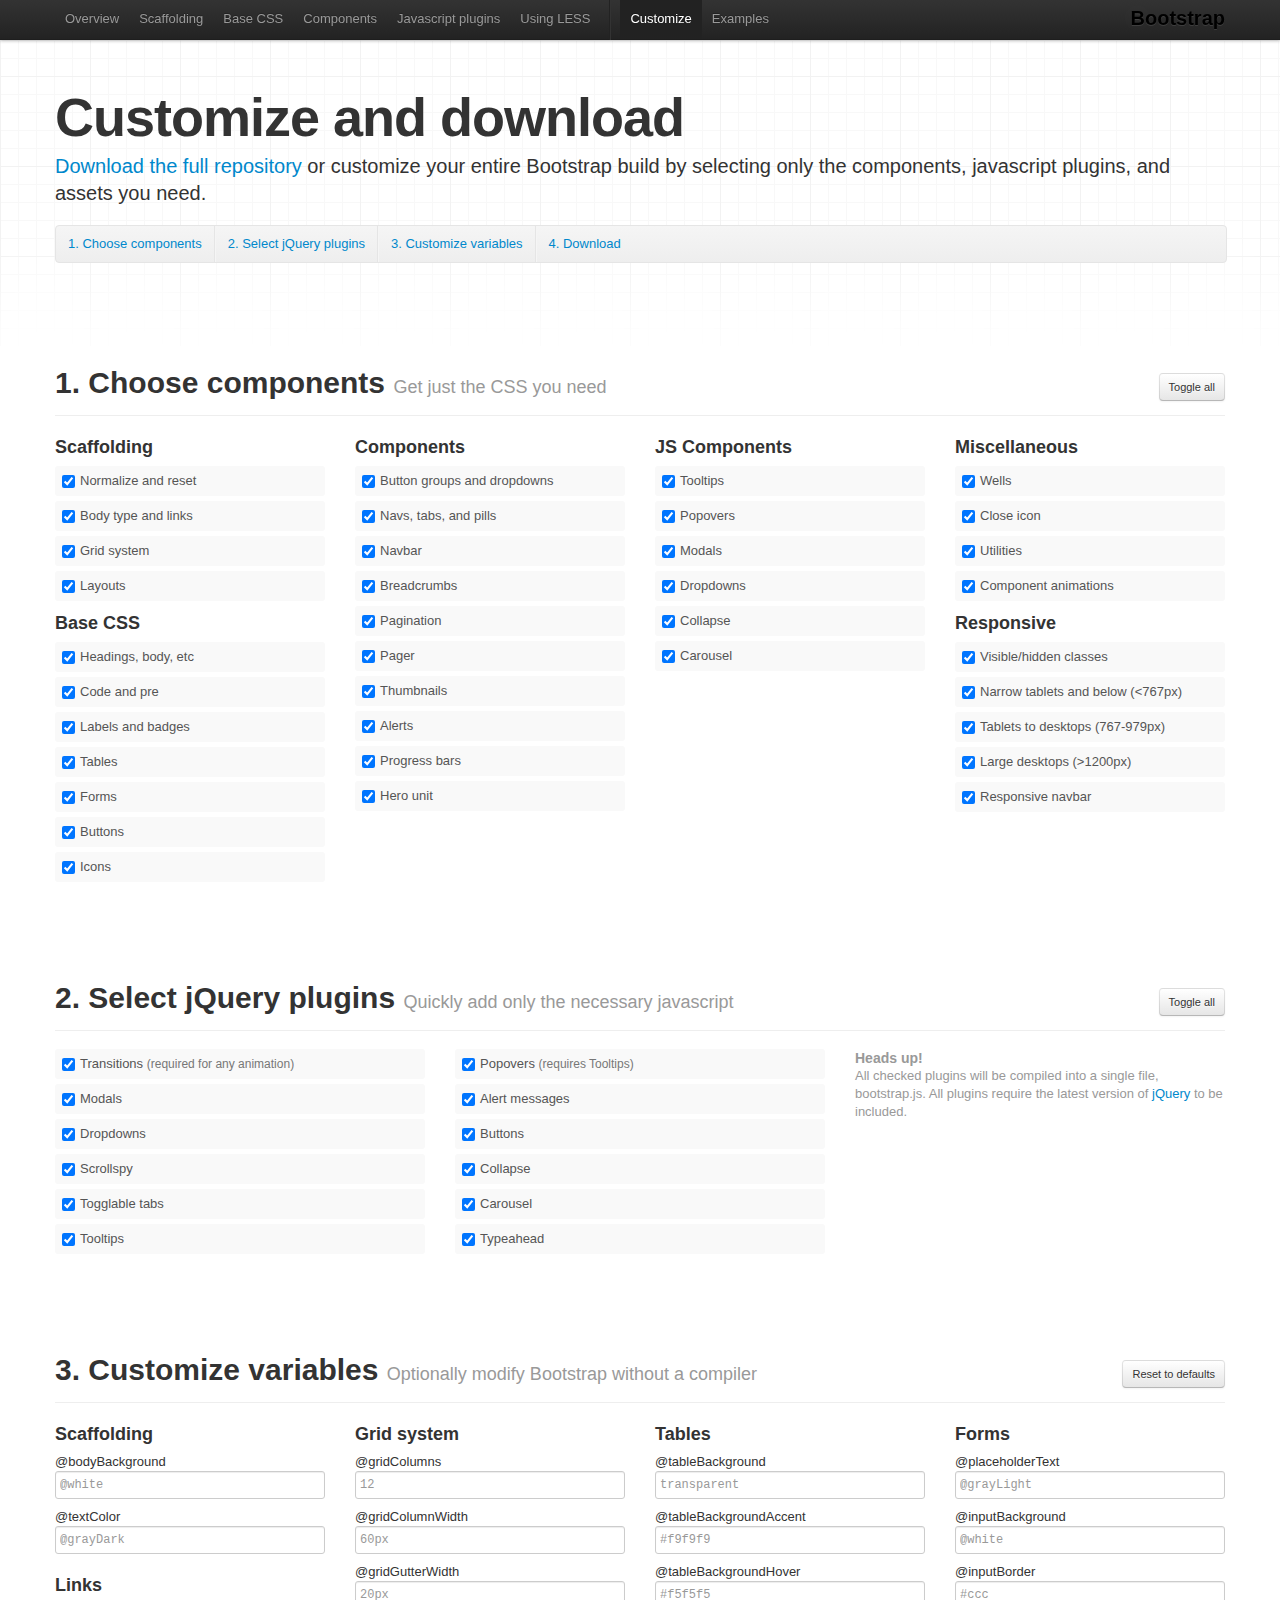
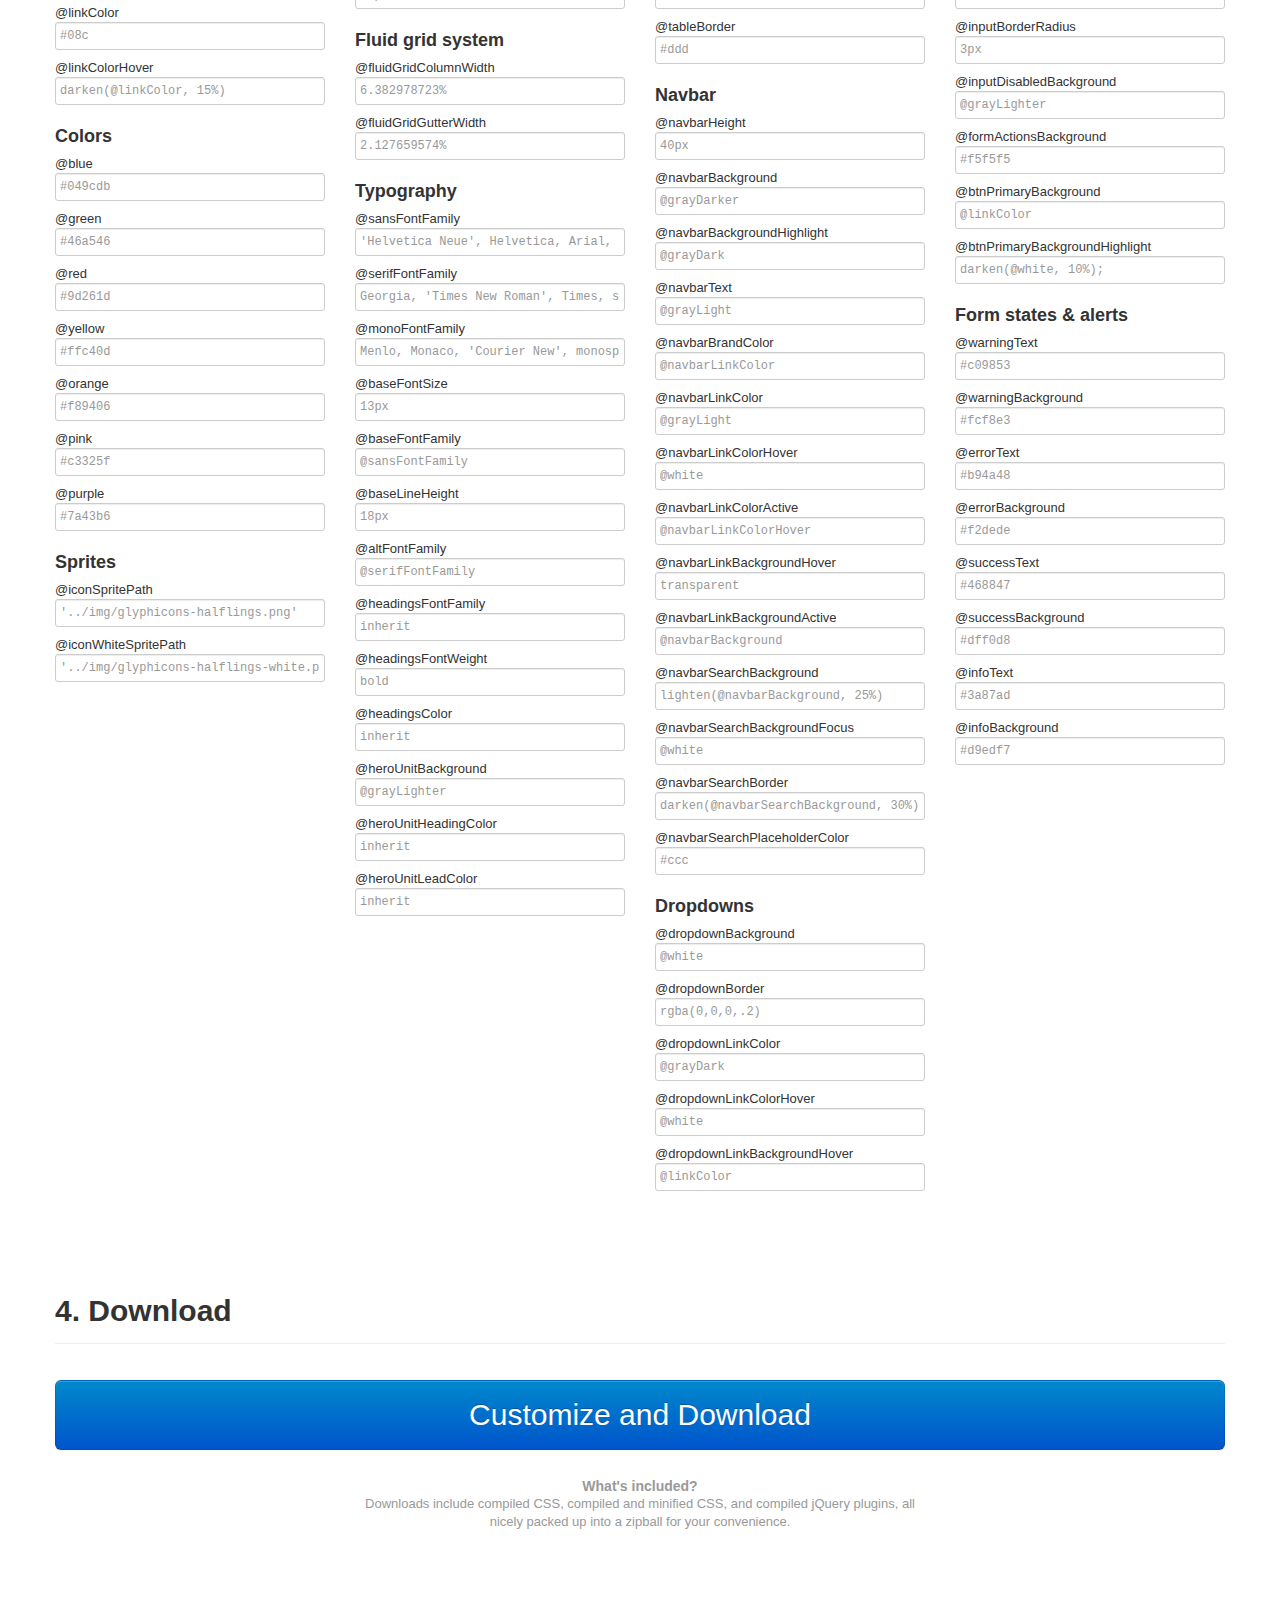
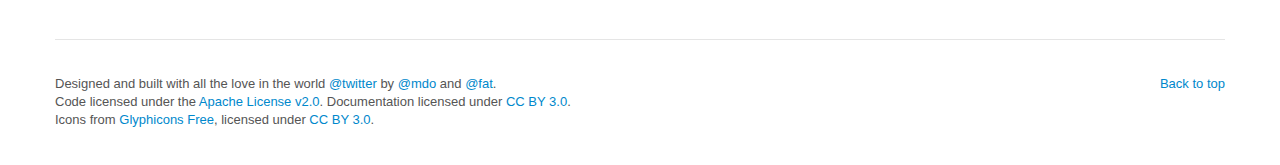
<file: docs/download.html>
<!DOCTYPE html>
<html lang="en">
  <head>
    <meta charset="utf-8">
    <title>Download · Twitter Bootstrap</title>
    <meta name="viewport" content="width=device-width, initial-scale=1.0">
    <meta name="description" content="">
    <meta name="author" content="">

    <!-- Le styles -->
    <link href="assets/css/bootstrap.css" rel="stylesheet">
    <link href="assets/css/bootstrap-responsive.css" rel="stylesheet">
    <link href="assets/css/docs.css" rel="stylesheet">
    <link href="assets/js/google-code-prettify/prettify.css" rel="stylesheet">

    <!-- Le HTML5 shim, for IE6-8 support of HTML5 elements -->
    <!--[if lt IE 9]>
      <script src="http://html5shim.googlecode.com/svn/trunk/html5.js"></script>
    <![endif]-->

    <!-- Le fav and touch icons -->
    <link rel="shortcut icon" href="assets/ico/favicon.ico">
    <link rel="apple-touch-icon-precomposed" sizes="144x144" href="assets/ico/apple-touch-icon-144-precomposed.png">
    <link rel="apple-touch-icon-precomposed" sizes="114x114" href="assets/ico/apple-touch-icon-114-precomposed.png">
    <link rel="apple-touch-icon-precomposed" sizes="72x72" href="assets/ico/apple-touch-icon-72-precomposed.png">
    <link rel="apple-touch-icon-precomposed" href="assets/ico/apple-touch-icon-57-precomposed.png">

  </head>

  <body data-spy="scroll" data-target=".subnav" data-offset="50">


  <!-- Navbar
    ================================================== -->
    <div class="navbar navbar-fixed-top">
      <div class="navbar-inner">
        <div class="container">
          <button type="button"class="btn btn-navbar" data-toggle="collapse" data-target=".nav-collapse">
            <span class="icon-bar"></span>
            <span class="icon-bar"></span>
            <span class="icon-bar"></span>
          </button>
          <a class="brand" href="./index.html">Bootstrap</a>
          <div class="nav-collapse collapse">
            <ul class="nav">
              <li class="">
                <a href="./index.html">Overview</a>
              </li>
              <li class="">
                <a href="./scaffolding.html">Scaffolding</a>
              </li>
              <li class="">
                <a href="./base-css.html">Base CSS</a>
              </li>
              <li class="">
                <a href="./components.html">Components</a>
              </li>
              <li class="">
                <a href="./javascript.html">Javascript plugins</a>
              </li>
              <li class="">
                <a href="./less.html">Using LESS</a>
              </li>
              <li class="divider-vertical"></li>
              <li class="active">
                <a href="./download.html">Customize</a>
              </li>
              <li class="">
                <a href="./examples.html">Examples</a>
              </li>
            </ul>
          </div>
        </div>
      </div>
    </div>

    <div class="container">

<!-- Masthead
================================================== -->
<header class="jumbotron subhead" id="overview">
  <h1>Customize and download</h1>
  <p class="lead"><a href="https://github.com/twitter/bootstrap/zipball/master">Download the full repository</a> or customize your entire Bootstrap build by selecting only the components, javascript plugins, and assets you need.</p>
  <div class="subnav">
    <ul class="nav nav-pills">
      <li><a href="#components">1. Choose components</a></li>
      <li><a href="#plugins">2. Select jQuery plugins</a></li>
      <li><a href="#variables">3. Customize variables</a></li>
      <li><a href="#download">4. Download</a></li>
    </ul>
  </div>
</header>

<section class="download" id="components">
  <div class="page-header">
    <a class="btn btn-small pull-right toggle-all" href="#">Toggle all</a>
    <h1>
      1. Choose components
      <small>Get just the CSS you need</small>
    </h1>
  </div>
  <div class="row download-builder">
    <div class="span3">
      <h3>Scaffolding</h3>
      <label class="checkbox"><input checked="checked" type="checkbox" value="reset.less"> Normalize and reset</label>
      <label class="checkbox"><input checked="checked" type="checkbox" value="scaffolding.less"> Body type and links</label>
      <label class="checkbox"><input checked="checked" type="checkbox" value="grid.less"> Grid system</label>
      <label class="checkbox"><input checked="checked" type="checkbox" value="layouts.less"> Layouts</label>
      <h3>Base CSS</h3>
      <label class="checkbox"><input checked="checked" type="checkbox" value="type.less"> Headings, body, etc</label>
      <label class="checkbox"><input checked="checked" type="checkbox" value="code.less"> Code and pre</label>
      <label class="checkbox"><input checked="checked" type="checkbox" value="labels-badges.less"> Labels and badges</label>
      <label class="checkbox"><input checked="checked" type="checkbox" value="tables.less"> Tables</label>
      <label class="checkbox"><input checked="checked" type="checkbox" value="forms.less"> Forms</label>
      <label class="checkbox"><input checked="checked" type="checkbox" value="buttons.less"> Buttons</label>
      <label class="checkbox"><input checked="checked" type="checkbox" value="sprites.less"> Icons</label>
    </div><!-- /span -->
    <div class="span3">
      <h3>Components</h3>
      <label class="checkbox"><input checked="checked" type="checkbox" value="button-groups.less"> Button groups and dropdowns</label>
      <label class="checkbox"><input checked="checked" type="checkbox" value="navs.less"> Navs, tabs, and pills</label>
      <label class="checkbox"><input checked="checked" type="checkbox" value="navbar.less"> Navbar</label>
      <label class="checkbox"><input checked="checked" type="checkbox" value="breadcrumbs.less"> Breadcrumbs</label>
      <label class="checkbox"><input checked="checked" type="checkbox" value="pagination.less"> Pagination</label>
      <label class="checkbox"><input checked="checked" type="checkbox" value="pager.less"> Pager</label>
      <label class="checkbox"><input checked="checked" type="checkbox" value="thumbnails.less"> Thumbnails</label>
      <label class="checkbox"><input checked="checked" type="checkbox" value="alerts.less"> Alerts</label>
      <label class="checkbox"><input checked="checked" type="checkbox" value="progress-bars.less"> Progress bars</label>
      <label class="checkbox"><input checked="checked" type="checkbox" value="hero-unit.less"> Hero unit</label>
    </div><!-- /span -->
    <div class="span3">
      <h3>JS Components</h3>
      <label class="checkbox"><input checked="checked" type="checkbox" value="tooltip.less"> Tooltips</label>
      <label class="checkbox"><input checked="checked" type="checkbox" value="popovers.less"> Popovers</label>
      <label class="checkbox"><input checked="checked" type="checkbox" value="modals.less"> Modals</label>
      <label class="checkbox"><input checked="checked" type="checkbox" value="dropdowns.less"> Dropdowns</label>
      <label class="checkbox"><input checked="checked" type="checkbox" value="accordion.less"> Collapse</label>
      <label class="checkbox"><input checked="checked" type="checkbox" value="carousel.less"> Carousel</label>
    </div><!-- /span -->
    <div class="span3">
      <h3>Miscellaneous</h3>
      <label class="checkbox"><input checked="checked" type="checkbox" value="wells.less"> Wells</label>
      <label class="checkbox"><input checked="checked" type="checkbox" value="close.less"> Close icon</label>
      <label class="checkbox"><input checked="checked" type="checkbox" value="utilities.less"> Utilities</label>
      <label class="checkbox"><input checked="checked" type="checkbox" value="component-animations.less"> Component animations</label>
      <h3>Responsive</h3>
      <label class="checkbox"><input checked="checked" type="checkbox" value="responsive-utilities.less"> Visible/hidden classes</label>
      <label class="checkbox"><input checked="checked" type="checkbox" value="responsive-767px-max.less"> Narrow tablets and below (<767px)</label>
      <label class="checkbox"><input checked="checked" type="checkbox" value="responsive-768px-979px.less"> Tablets to desktops (767-979px)</label>
      <label class="checkbox"><input checked="checked" type="checkbox" value="responsive-1200px-min.less"> Large desktops (>1200px)</label>
      <label class="checkbox"><input checked="checked" type="checkbox" value="responsive-navbar.less"> Responsive navbar</label>
    </div><!-- /span -->
  </div><!-- /row -->
</section>

<section class="download" id="plugins">
  <div class="page-header">
    <a class="btn btn-small pull-right toggle-all" href="#">Toggle all</a>
    <h1>
      2. Select jQuery plugins
      <small>Quickly add only the necessary javascript</small>
    </h1>
  </div>
  <div class="row download-builder">
    <div class="span4">
      <label class="checkbox">
        <input type="checkbox" checked="true" value="bootstrap-transition.js">
        Transitions <small>(required for any animation)</small>
      </label>
      <label class="checkbox">
        <input type="checkbox" checked="true" value="bootstrap-modal.js">
        Modals
      </label>
      <label class="checkbox">
        <input type="checkbox" checked="true" value="bootstrap-dropdown.js">
        Dropdowns
      </label>
      <label class="checkbox">
        <input type="checkbox" checked="true" value="bootstrap-scrollspy.js">
        Scrollspy
      </label>
      <label class="checkbox">
        <input type="checkbox" checked="true" value="bootstrap-tab.js">
        Togglable tabs
      </label>
      <label class="checkbox">
        <input type="checkbox" checked="true" value="bootstrap-tooltip.js">
        Tooltips
      </label>
    </div><!-- /span -->
    <div class="span4">
      <label class="checkbox">
        <input type="checkbox" checked="true" value="bootstrap-popover.js">
        Popovers <small>(requires Tooltips)</small>
      </label>
      <label class="checkbox">
        <input type="checkbox" checked="true" value="bootstrap-alert.js">
        Alert messages
      </label>
      <label class="checkbox">
        <input type="checkbox" checked="true" value="bootstrap-button.js">
        Buttons
      </label>
      <label class="checkbox">
        <input type="checkbox" checked="true" value="bootstrap-collapse.js">
        Collapse
      </label>
      <label class="checkbox">
        <input type="checkbox" checked="true" value="bootstrap-carousel.js">
        Carousel
      </label>
      <label class="checkbox">
        <input type="checkbox" checked="true" value="bootstrap-typeahead.js">
        Typeahead
      </label>
    </div><!-- /span -->
    <div class="span4">
      <h4 class="muted">Heads up!</h4>
      <p class="muted">All checked plugins will be compiled into a single file, bootstrap.js. All plugins require the latest version of <a href="http://jquery.com/" target="_blank">jQuery</a> to be included.</p>
    </div><!-- /span -->
  </div><!-- /row -->
</section>


<section class="download" id="variables">
  <div class="page-header">
    <a class="btn btn-small pull-right toggle-all" href="#">Reset to defaults</a>
    <h1>
      3. Customize variables
      <small>Optionally modify Bootstrap without a compiler</small>
    </h1>
  </div>
  <div class="row download-builder">
    <div class="span3">
      <h3>Scaffolding</h3>
      <label>@bodyBackground</label>
      <input type="text" class="span3" placeholder="@white">
      <label>@textColor</label>
      <input type="text" class="span3" placeholder="@grayDark">

      <h3>Links</h3>
      <label>@linkColor</label>
      <input type="text" class="span3" placeholder="#08c">
      <label>@linkColorHover</label>
      <input type="text" class="span3" placeholder="darken(@linkColor, 15%)">
      <h3>Colors</h3>
      <label>@blue</label>
      <input type="text" class="span3" placeholder="#049cdb">
      <label>@green</label>
      <input type="text" class="span3" placeholder="#46a546">
      <label>@red</label>
      <input type="text" class="span3" placeholder="#9d261d">
      <label>@yellow</label>
      <input type="text" class="span3" placeholder="#ffc40d">
      <label>@orange</label>
      <input type="text" class="span3" placeholder="#f89406">
      <label>@pink</label>
      <input type="text" class="span3" placeholder="#c3325f">
      <label>@purple</label>
      <input type="text" class="span3" placeholder="#7a43b6">

      <h3>Sprites</h3>
      <label>@iconSpritePath</label>
      <input type="text" class="span3" placeholder="'../img/glyphicons-halflings.png'">
      <label>@iconWhiteSpritePath</label>
      <input type="text" class="span3" placeholder="'../img/glyphicons-halflings-white.png'">

    </div><!-- /span -->
    <div class="span3">
      <h3>Grid system</h3>
      <label>@gridColumns</label>
      <input type="text" class="span3" placeholder="12">
      <label>@gridColumnWidth</label>
      <input type="text" class="span3" placeholder="60px">
      <label>@gridGutterWidth</label>
      <input type="text" class="span3" placeholder="20px">
      <h3>Fluid grid system</h3>
      <label>@fluidGridColumnWidth</label>
      <input type="text" class="span3" placeholder="6.382978723%">
      <label>@fluidGridGutterWidth</label>
      <input type="text" class="span3" placeholder="2.127659574%">

      <h3>Typography</h3>
      <label>@sansFontFamily</label>
      <input type="text" class="span3" placeholder="'Helvetica Neue', Helvetica, Arial, sans-serif">
      <label>@serifFontFamily</label>
      <input type="text" class="span3" placeholder="Georgia, 'Times New Roman', Times, serif">
      <label>@monoFontFamily</label>
      <input type="text" class="span3" placeholder="Menlo, Monaco, 'Courier New', monospace">
      <label>@baseFontSize</label>
      <input type="text" class="span3" placeholder="13px">
      <label>@baseFontFamily</label>
      <input type="text" class="span3" placeholder="@sansFontFamily">
      <label>@baseLineHeight</label>
      <input type="text" class="span3" placeholder="18px">
      <label>@altFontFamily</label>
      <input type="text" class="span3" placeholder="@serifFontFamily">
      <label>@headingsFontFamily</label>
      <input type="text" class="span3" placeholder="inherit">
      <label>@headingsFontWeight</label>
      <input type="text" class="span3" placeholder="bold">
      <label>@headingsColor</label>
      <input type="text" class="span3" placeholder="inherit">
      <label>@heroUnitBackground</label>
      <input type="text" class="span3" placeholder="@grayLighter">
      <label>@heroUnitHeadingColor</label>
      <input type="text" class="span3" placeholder="inherit">
      <label>@heroUnitLeadColor</label>
      <input type="text" class="span3" placeholder="inherit">
    </div><!-- /span -->
    <div class="span3">
      <h3>Tables</h3>
      <label>@tableBackground</label>
      <input type="text" class="span3" placeholder="transparent">
      <label>@tableBackgroundAccent</label>
      <input type="text" class="span3" placeholder="#f9f9f9">
      <label>@tableBackgroundHover</label>
      <input type="text" class="span3" placeholder="#f5f5f5">
      <label>@tableBorder</label>
      <input type="text" class="span3" placeholder="#ddd">

      <h3>Navbar</h3>
      <label>@navbarHeight</label>
      <input type="text" class="span3" placeholder="40px">
      <label>@navbarBackground</label>
      <input type="text" class="span3" placeholder="@grayDarker">
      <label>@navbarBackgroundHighlight</label>
      <input type="text" class="span3" placeholder="@grayDark">
      <label>@navbarText</label>
      <input type="text" class="span3" placeholder="@grayLight">
      <label>@navbarBrandColor</label>
      <input type="text" class="span3" placeholder="@navbarLinkColor">
      <label>@navbarLinkColor</label>
      <input type="text" class="span3" placeholder="@grayLight">
      <label>@navbarLinkColorHover</label>
      <input type="text" class="span3" placeholder="@white">
      <label>@navbarLinkColorActive</label>
      <input type="text" class="span3" placeholder="@navbarLinkColorHover">
      <label>@navbarLinkBackgroundHover</label>
      <input type="text" class="span3" placeholder="transparent">
      <label>@navbarLinkBackgroundActive</label>
      <input type="text" class="span3" placeholder="@navbarBackground">
      <label>@navbarSearchBackground</label>
      <input type="text" class="span3" placeholder="lighten(@navbarBackground, 25%)">
      <label>@navbarSearchBackgroundFocus</label>
      <input type="text" class="span3" placeholder="@white">
      <label>@navbarSearchBorder</label>
      <input type="text" class="span3" placeholder="darken(@navbarSearchBackground, 30%)">
      <label>@navbarSearchPlaceholderColor</label>
      <input type="text" class="span3" placeholder="#ccc">

      <h3>Dropdowns</h3>
      <label>@dropdownBackground</label>
      <input type="text" class="span3" placeholder="@white">
      <label>@dropdownBorder</label>
      <input type="text" class="span3" placeholder="rgba(0,0,0,.2)">
      <label>@dropdownLinkColor</label>
      <input type="text" class="span3" placeholder="@grayDark">
      <label>@dropdownLinkColorHover</label>
      <input type="text" class="span3" placeholder="@white">
      <label>@dropdownLinkBackgroundHover</label>
      <input type="text" class="span3" placeholder="@linkColor">
    </div><!-- /span -->
    <div class="span3">
      <h3>Forms</h3>
      <label>@placeholderText</label>
      <input type="text" class="span3" placeholder="@grayLight">
      <label>@inputBackground</label>
      <input type="text" class="span3" placeholder="@white">
      <label>@inputBorder</label>
      <input type="text" class="span3" placeholder="#ccc">
      <label>@inputBorderRadius</label>
      <input type="text" class="span3" placeholder="3px">
      <label>@inputDisabledBackground</label>
      <input type="text" class="span3" placeholder="@grayLighter">
      <label>@formActionsBackground</label>
      <input type="text" class="span3" placeholder="#f5f5f5">

      <label>@btnPrimaryBackground</label>
      <input type="text" class="span3" placeholder="@linkColor">
      <label>@btnPrimaryBackgroundHighlight</label>
      <input type="text" class="span3" placeholder="darken(@white, 10%);">

      <h3>Form states &amp; alerts</h3>
      <label>@warningText</label>
      <input type="text" class="span3" placeholder="#c09853">
      <label>@warningBackground</label>
      <input type="text" class="span3" placeholder="#fcf8e3">
      <label>@errorText</label>
      <input type="text" class="span3" placeholder="#b94a48">
      <label>@errorBackground</label>
      <input type="text" class="span3" placeholder="#f2dede">
      <label>@successText</label>
      <input type="text" class="span3" placeholder="#468847">
      <label>@successBackground</label>
      <input type="text" class="span3" placeholder="#dff0d8">
      <label>@infoText</label>
      <input type="text" class="span3" placeholder="#3a87ad">
      <label>@infoBackground</label>
      <input type="text" class="span3" placeholder="#d9edf7">
    </div><!-- /span -->
  </div><!-- /row -->
</section>

<section class="download" id="download">
  <div class="page-header">
    <h1>
      4. Download
    </h1>
  </div>
  <div class="download-btn">
    <a class="btn btn-primary" href="#" >Customize and Download</a>
    <h4>What's included?</h4>
    <p>Downloads include compiled CSS, compiled and minified CSS, and compiled jQuery plugins, all nicely packed up into a zipball for your convenience.</p>
  </div>
</section><!-- /download -->


     <!-- Footer
      ================================================== -->
      <footer class="footer">
        <p class="pull-right"><a href="#">Back to top</a></p>
        <p>Designed and built with all the love in the world <a href="http://twitter.com/twitter" target="_blank">@twitter</a> by <a href="http://twitter.com/mdo" target="_blank">@mdo</a> and <a href="http://twitter.com/fat" target="_blank">@fat</a>.</p>
        <p>Code licensed under the <a href="http://www.apache.org/licenses/LICENSE-2.0" target="_blank">Apache License v2.0</a>. Documentation licensed under <a href="http://creativecommons.org/licenses/by/3.0/">CC BY 3.0</a>.</p>
        <p>Icons from <a href="http://glyphicons.com">Glyphicons Free</a>, licensed under <a href="http://creativecommons.org/licenses/by/3.0/">CC BY 3.0</a>.</p>
      </footer>

    </div><!-- /container -->



    <!-- Le javascript
    ================================================== -->
    <!-- Placed at the end of the document so the pages load faster -->
    <script type="text/javascript" src="http://platform.twitter.com/widgets.js"></script>
    <script src="assets/js/jquery.js"></script>
    <script src="assets/js/google-code-prettify/prettify.js"></script>
    <script src="assets/js/bootstrap-transition.js"></script>
    <script src="assets/js/bootstrap-alert.js"></script>
    <script src="assets/js/bootstrap-modal.js"></script>
    <script src="assets/js/bootstrap-dropdown.js"></script>
    <script src="assets/js/bootstrap-scrollspy.js"></script>
    <script src="assets/js/bootstrap-tab.js"></script>
    <script src="assets/js/bootstrap-tooltip.js"></script>
    <script src="assets/js/bootstrap-popover.js"></script>
    <script src="assets/js/bootstrap-button.js"></script>
    <script src="assets/js/bootstrap-collapse.js"></script>
    <script src="assets/js/bootstrap-carousel.js"></script>
    <script src="assets/js/bootstrap-typeahead.js"></script>
    <script src="assets/js/application.js"></script>


  </body>
</html>
</file>
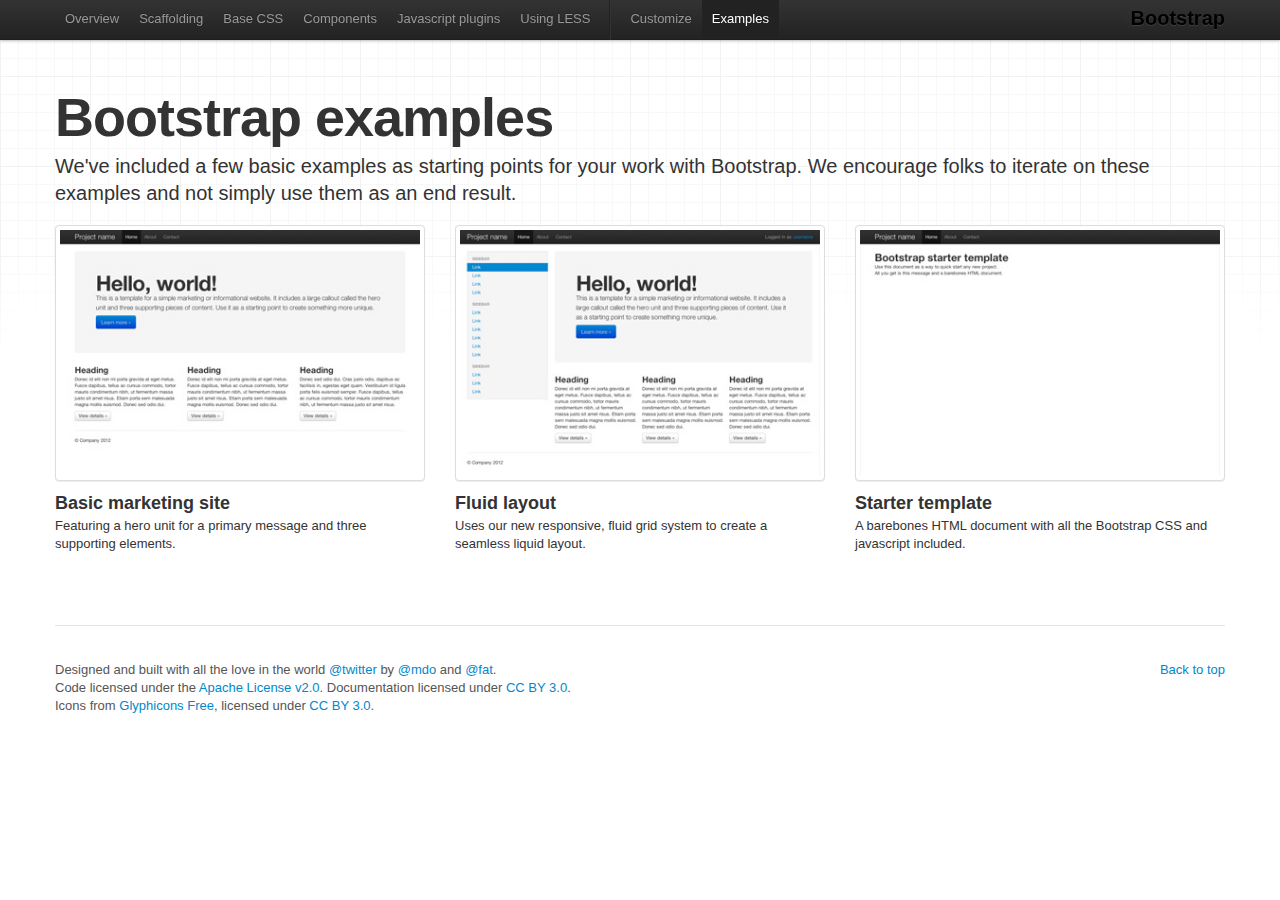
<file: docs/examples.html>
<!DOCTYPE html>
<html lang="en">
  <head>
    <meta charset="utf-8">
    <title>Examples · Twitter Bootstrap</title>
    <meta name="viewport" content="width=device-width, initial-scale=1.0">
    <meta name="description" content="">
    <meta name="author" content="">

    <!-- Le styles -->
    <link href="assets/css/bootstrap.css" rel="stylesheet">
    <link href="assets/css/bootstrap-responsive.css" rel="stylesheet">
    <link href="assets/css/docs.css" rel="stylesheet">
    <link href="assets/js/google-code-prettify/prettify.css" rel="stylesheet">

    <!-- Le HTML5 shim, for IE6-8 support of HTML5 elements -->
    <!--[if lt IE 9]>
      <script src="http://html5shim.googlecode.com/svn/trunk/html5.js"></script>
    <![endif]-->

    <!-- Le fav and touch icons -->
    <link rel="shortcut icon" href="assets/ico/favicon.ico">
    <link rel="apple-touch-icon-precomposed" sizes="144x144" href="assets/ico/apple-touch-icon-144-precomposed.png">
    <link rel="apple-touch-icon-precomposed" sizes="114x114" href="assets/ico/apple-touch-icon-114-precomposed.png">
    <link rel="apple-touch-icon-precomposed" sizes="72x72" href="assets/ico/apple-touch-icon-72-precomposed.png">
    <link rel="apple-touch-icon-precomposed" href="assets/ico/apple-touch-icon-57-precomposed.png">

  </head>

  <body data-spy="scroll" data-target=".subnav" data-offset="50">


  <!-- Navbar
    ================================================== -->
    <div class="navbar navbar-fixed-top">
      <div class="navbar-inner">
        <div class="container">
          <button type="button"class="btn btn-navbar" data-toggle="collapse" data-target=".nav-collapse">
            <span class="icon-bar"></span>
            <span class="icon-bar"></span>
            <span class="icon-bar"></span>
          </button>
          <a class="brand" href="./index.html">Bootstrap</a>
          <div class="nav-collapse collapse">
            <ul class="nav">
              <li class="">
                <a href="./index.html">Overview</a>
              </li>
              <li class="">
                <a href="./scaffolding.html">Scaffolding</a>
              </li>
              <li class="">
                <a href="./base-css.html">Base CSS</a>
              </li>
              <li class="">
                <a href="./components.html">Components</a>
              </li>
              <li class="">
                <a href="./javascript.html">Javascript plugins</a>
              </li>
              <li class="">
                <a href="./less.html">Using LESS</a>
              </li>
              <li class="divider-vertical"></li>
              <li class="">
                <a href="./download.html">Customize</a>
              </li>
              <li class="active">
                <a href="./examples.html">Examples</a>
              </li>
            </ul>
          </div>
        </div>
      </div>
    </div>

    <div class="container">

<!-- Masthead
================================================== -->
<header class="jumbotron subhead" id="overview">
  <h1>Bootstrap examples</h1>
  <p class="lead">We've included a few basic examples as starting points for your work with Bootstrap. We encourage folks to iterate on these examples and not simply use them as an end result.</p>
</header>


<ul class="thumbnails bootstrap-examples">
  <li class="span4">
    <a class="thumbnail" href="examples/hero.html">
      <img src="assets/img/examples/bootstrap-example-hero.jpg" alt="">
    </a>
    <h3>Basic marketing site</h3>
    <p>Featuring a hero unit for a primary message and three supporting elements.</p>
  </li>
  <li class="span4">
    <a class="thumbnail" href="examples/fluid.html">
      <img src="assets/img/examples/bootstrap-example-fluid.jpg" alt="">
    </a>
    <h3>Fluid layout</h3>
    <p>Uses our new responsive, fluid grid system to create a seamless liquid layout.</p>
  </li>
  <li class="span4">
    <a class="thumbnail" href="examples/starter-template.html">
      <img src="assets/img/examples/bootstrap-example-starter.jpg" alt="">
    </a>
    <h3>Starter template</h3>
    <p>A barebones HTML document with all the Bootstrap CSS and javascript included.</p>
  </li>
</ul>


     <!-- Footer
      ================================================== -->
      <footer class="footer">
        <p class="pull-right"><a href="#">Back to top</a></p>
        <p>Designed and built with all the love in the world <a href="http://twitter.com/twitter" target="_blank">@twitter</a> by <a href="http://twitter.com/mdo" target="_blank">@mdo</a> and <a href="http://twitter.com/fat" target="_blank">@fat</a>.</p>
        <p>Code licensed under the <a href="http://www.apache.org/licenses/LICENSE-2.0" target="_blank">Apache License v2.0</a>. Documentation licensed under <a href="http://creativecommons.org/licenses/by/3.0/">CC BY 3.0</a>.</p>
        <p>Icons from <a href="http://glyphicons.com">Glyphicons Free</a>, licensed under <a href="http://creativecommons.org/licenses/by/3.0/">CC BY 3.0</a>.</p>
      </footer>

    </div><!-- /container -->



    <!-- Le javascript
    ================================================== -->
    <!-- Placed at the end of the document so the pages load faster -->
    <script type="text/javascript" src="http://platform.twitter.com/widgets.js"></script>
    <script src="assets/js/jquery.js"></script>
    <script src="assets/js/google-code-prettify/prettify.js"></script>
    <script src="assets/js/bootstrap-transition.js"></script>
    <script src="assets/js/bootstrap-alert.js"></script>
    <script src="assets/js/bootstrap-modal.js"></script>
    <script src="assets/js/bootstrap-dropdown.js"></script>
    <script src="assets/js/bootstrap-scrollspy.js"></script>
    <script src="assets/js/bootstrap-tab.js"></script>
    <script src="assets/js/bootstrap-tooltip.js"></script>
    <script src="assets/js/bootstrap-popover.js"></script>
    <script src="assets/js/bootstrap-button.js"></script>
    <script src="assets/js/bootstrap-collapse.js"></script>
    <script src="assets/js/bootstrap-carousel.js"></script>
    <script src="assets/js/bootstrap-typeahead.js"></script>
    <script src="assets/js/application.js"></script>


  </body>
</html>
</file>
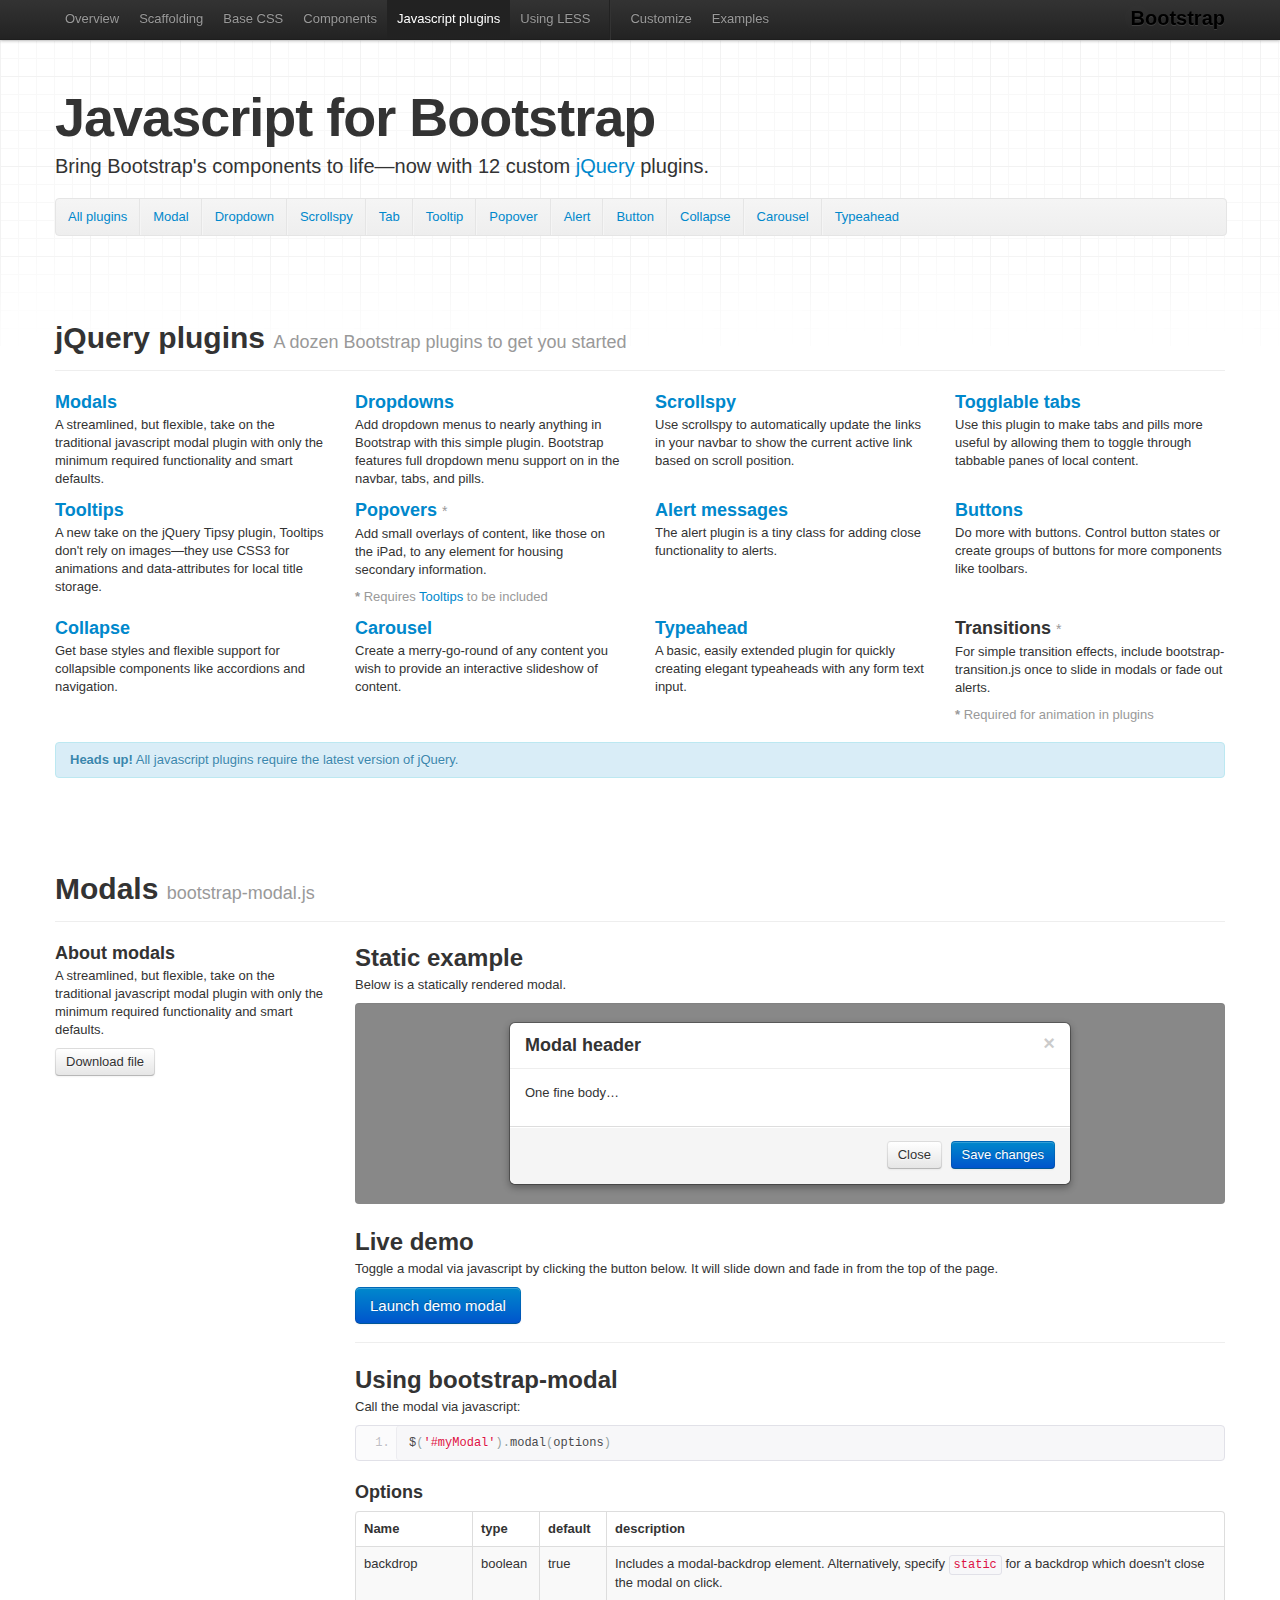
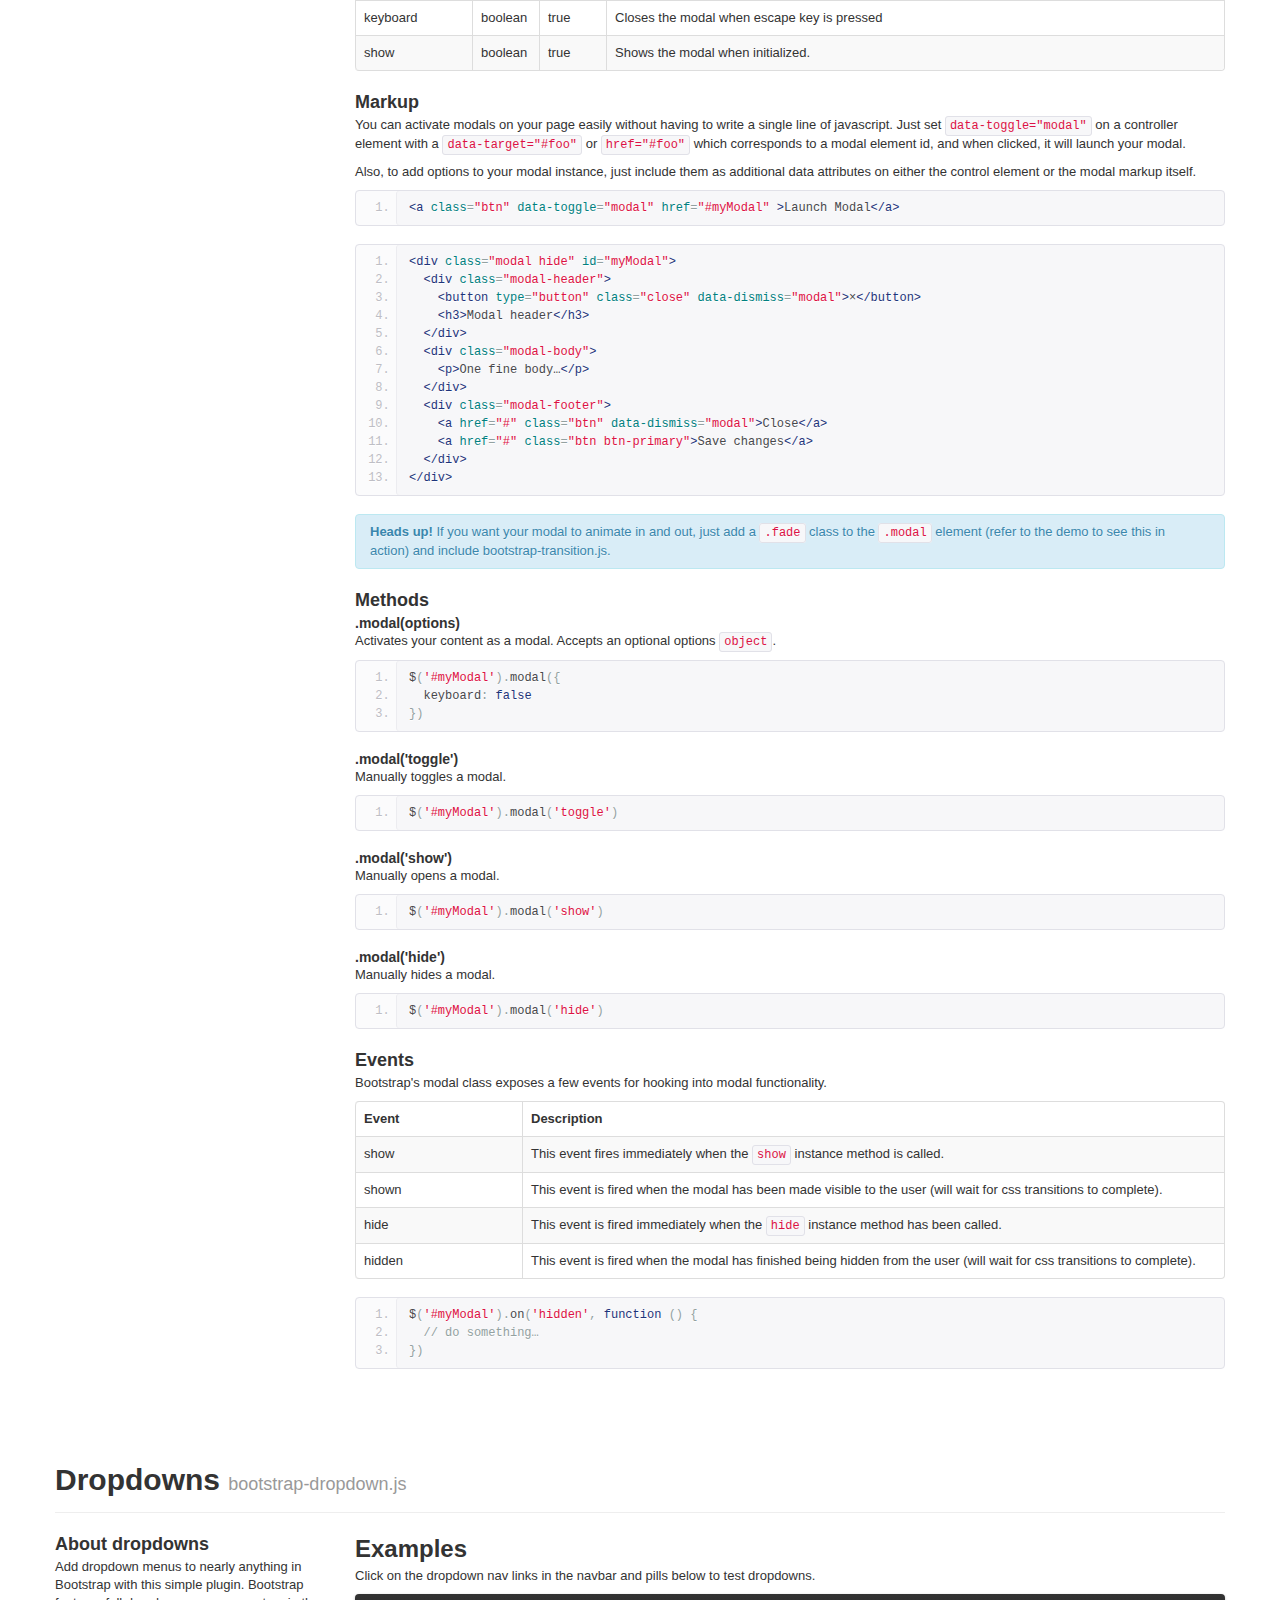
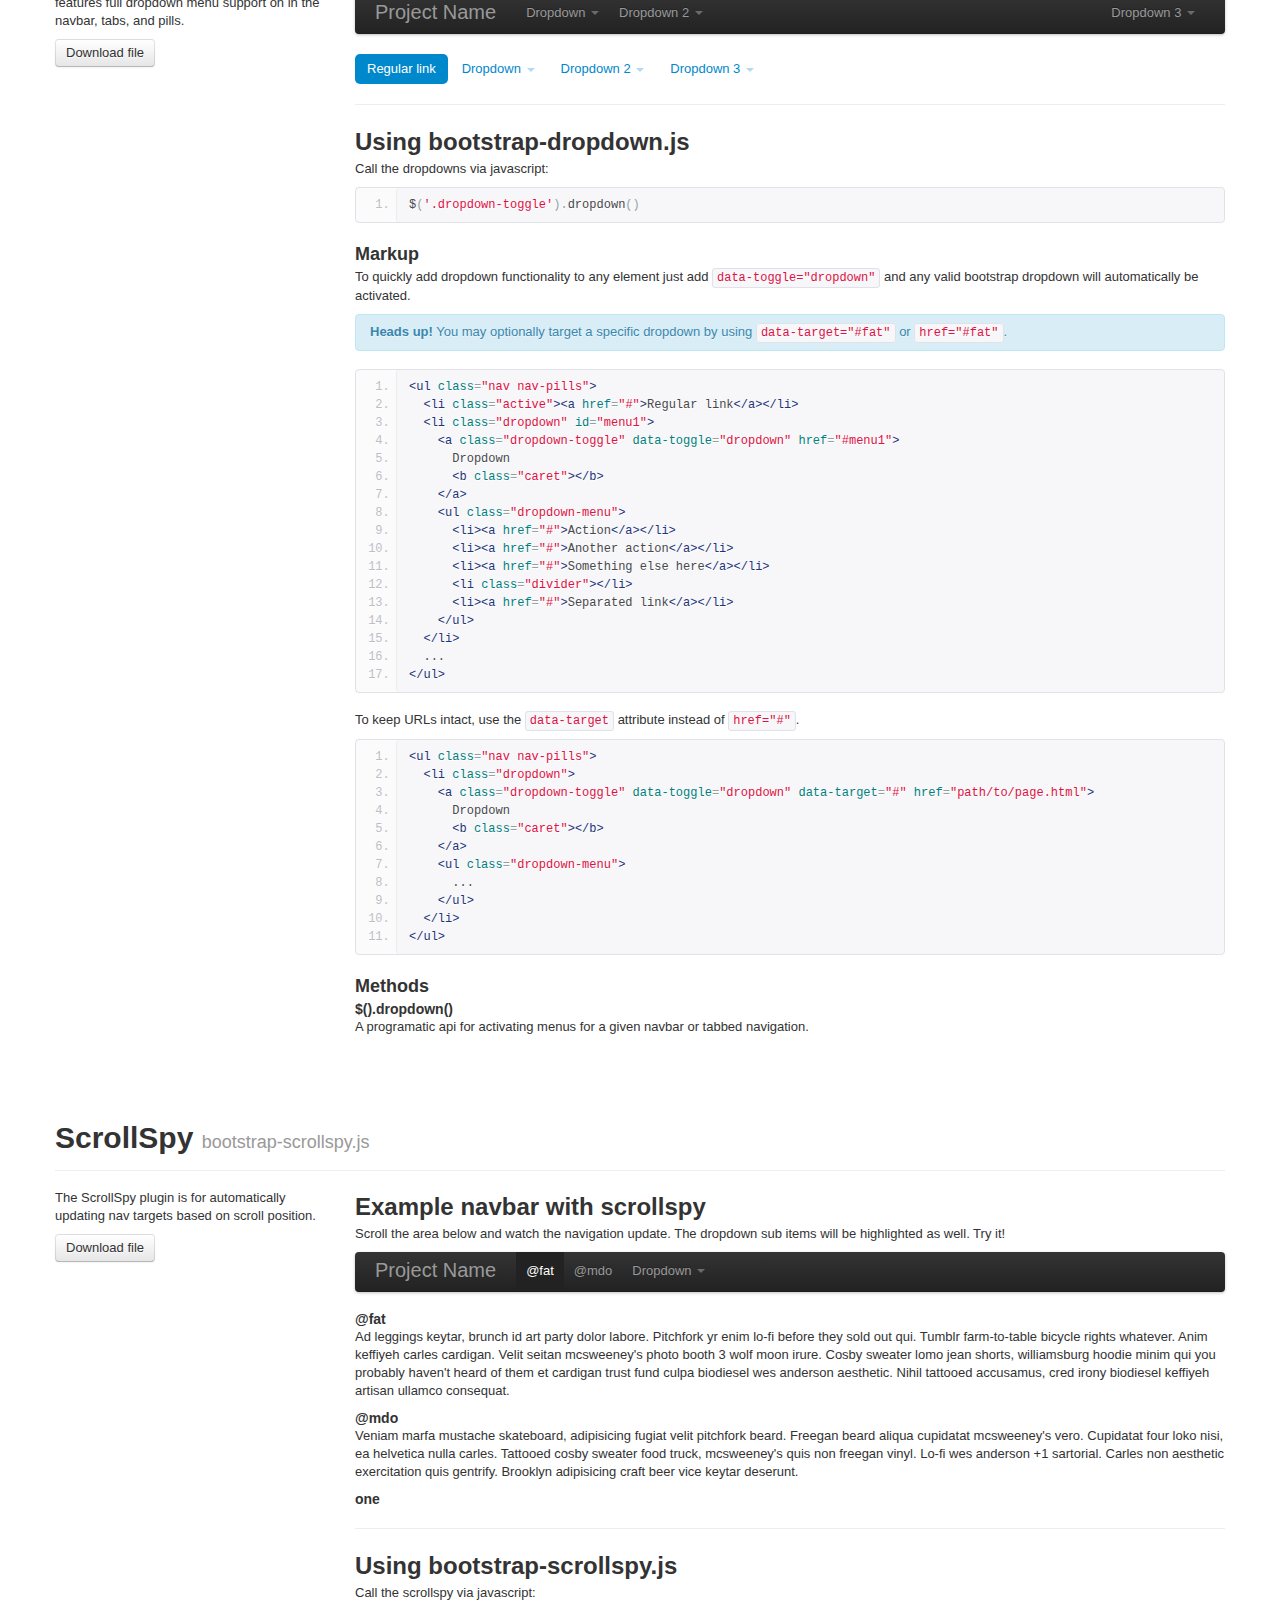
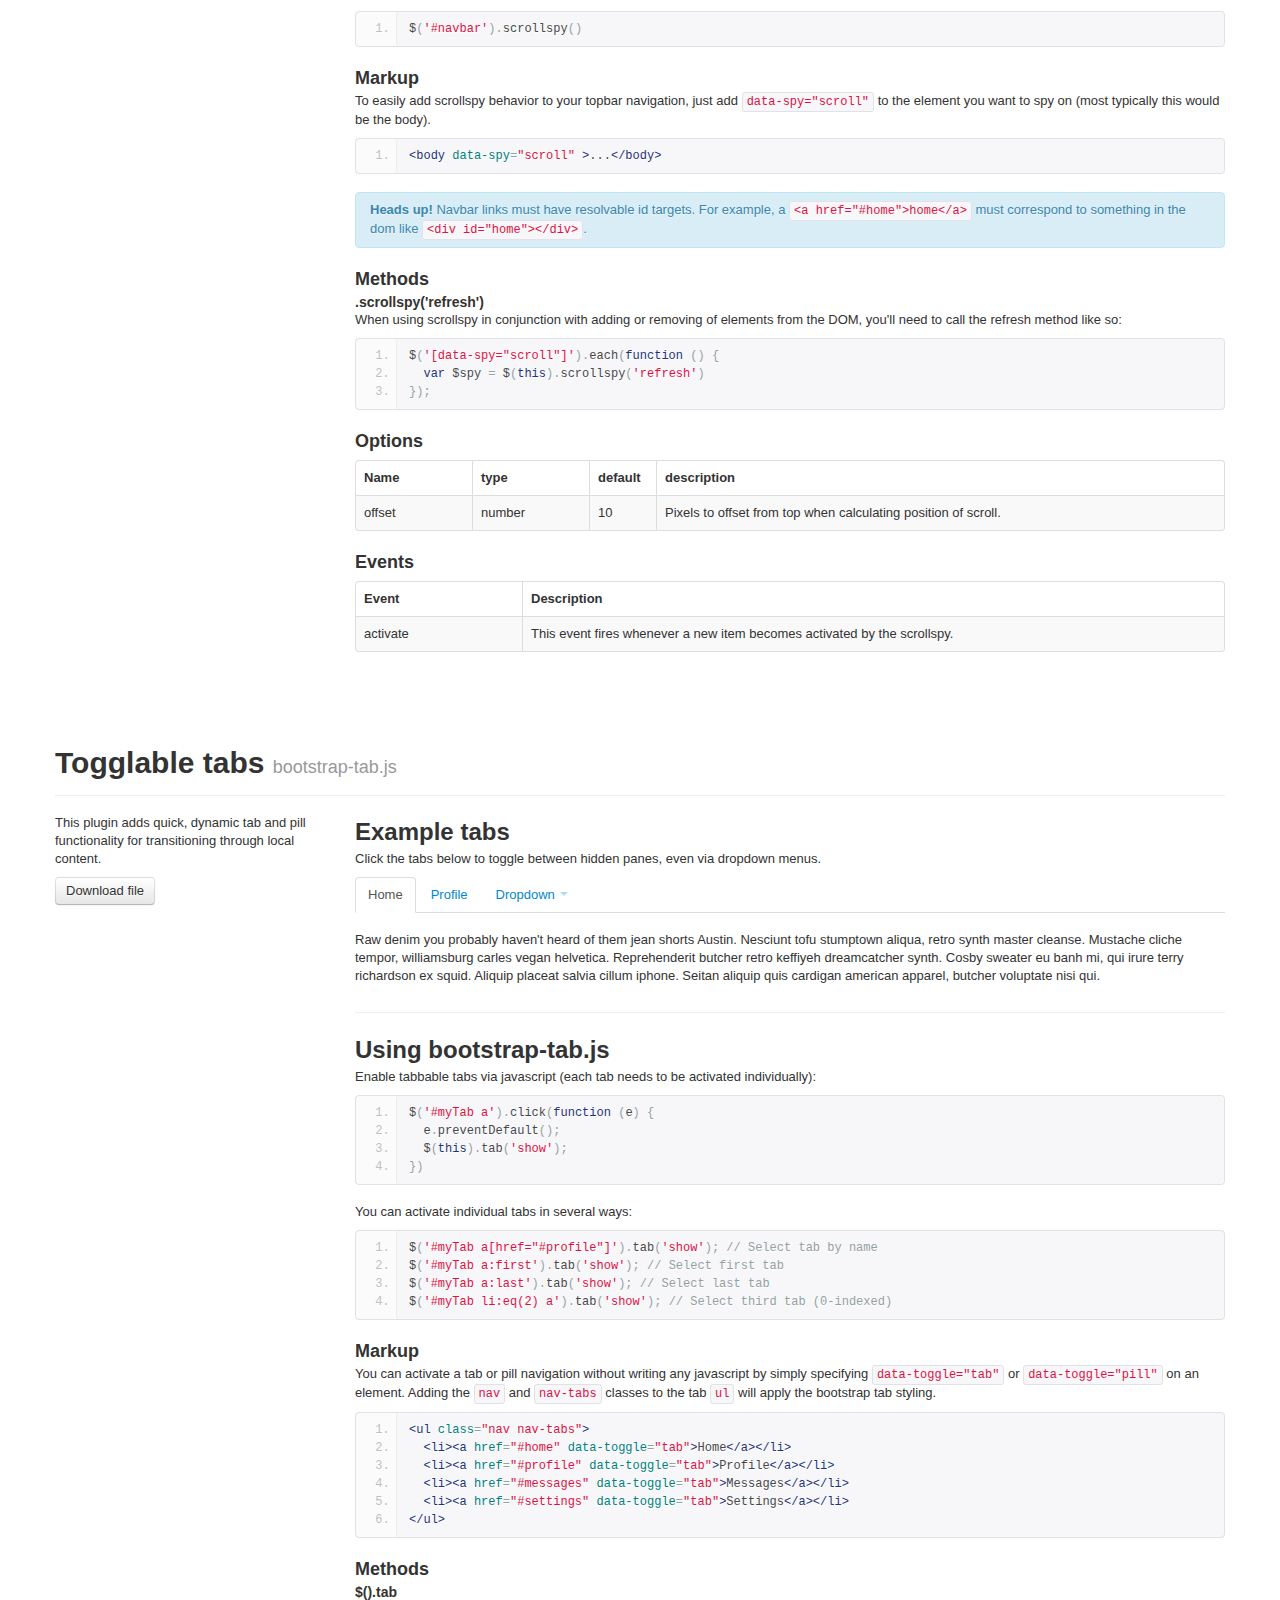
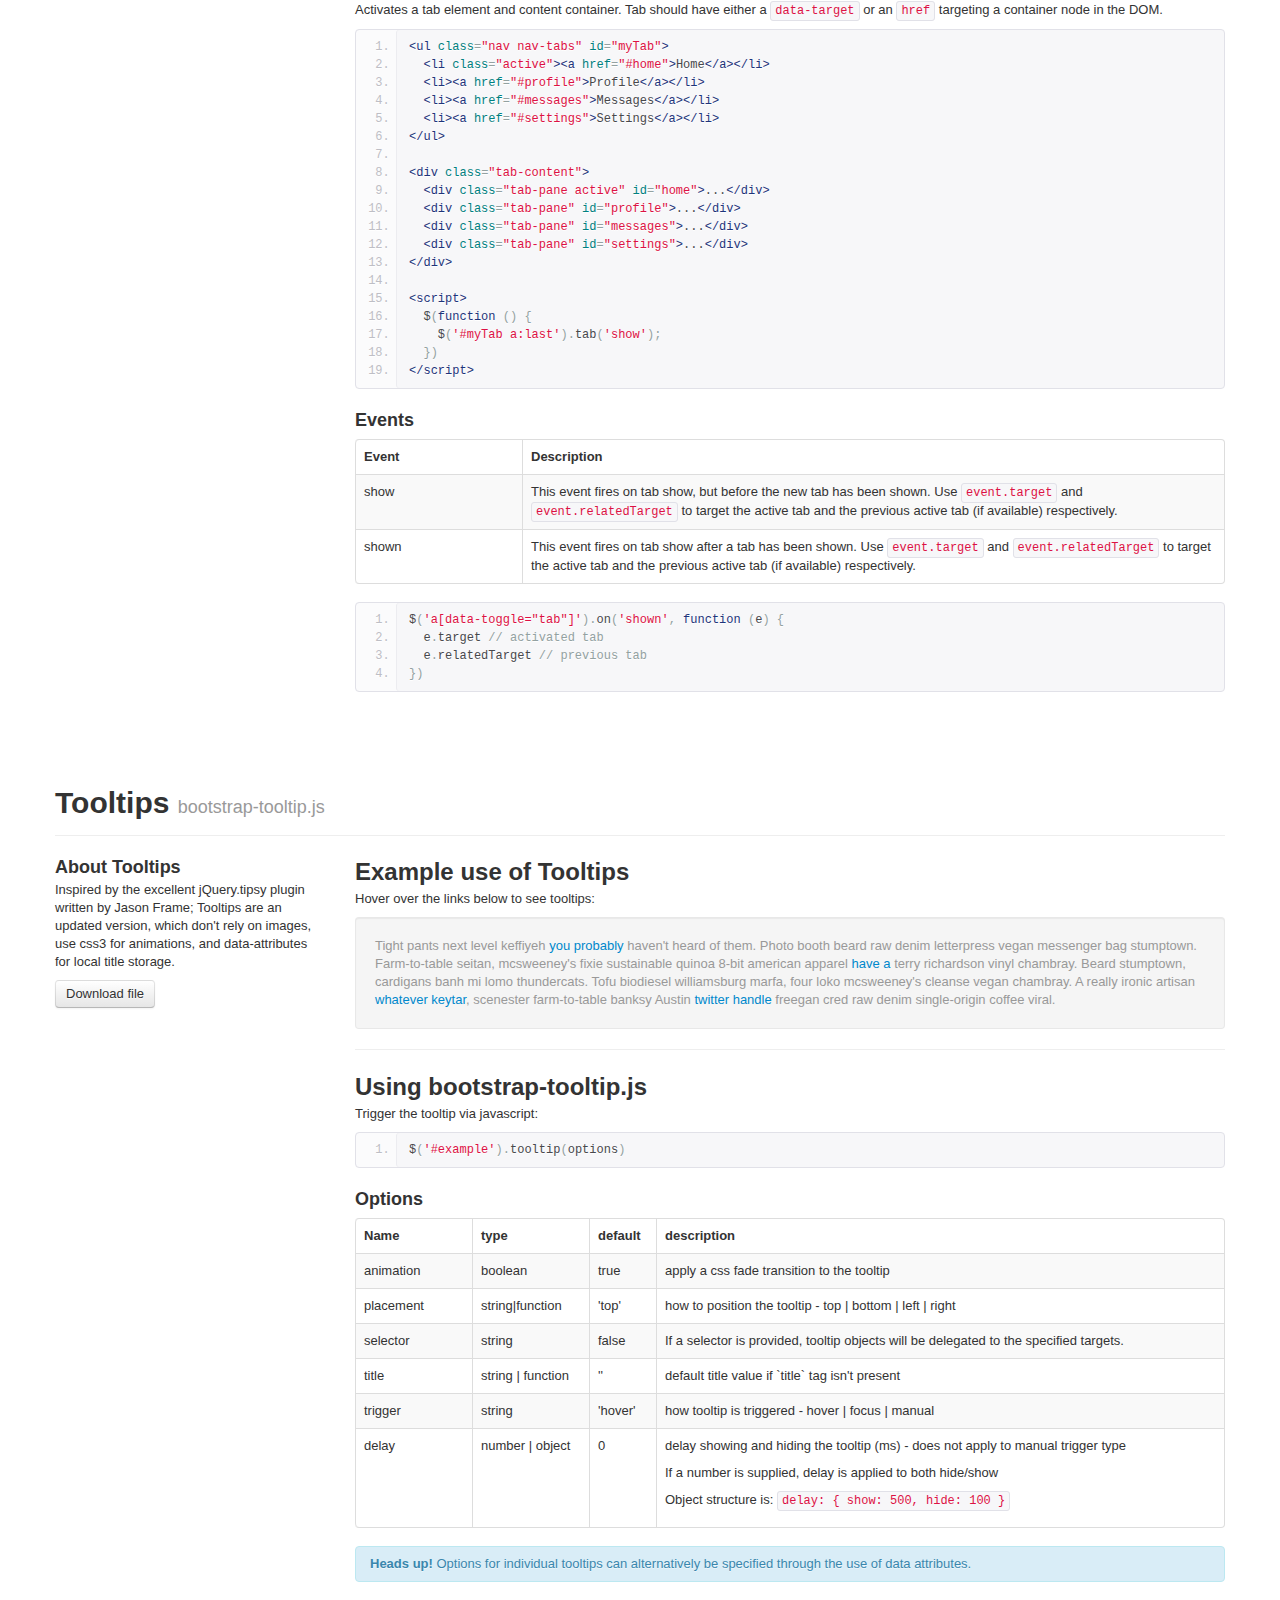
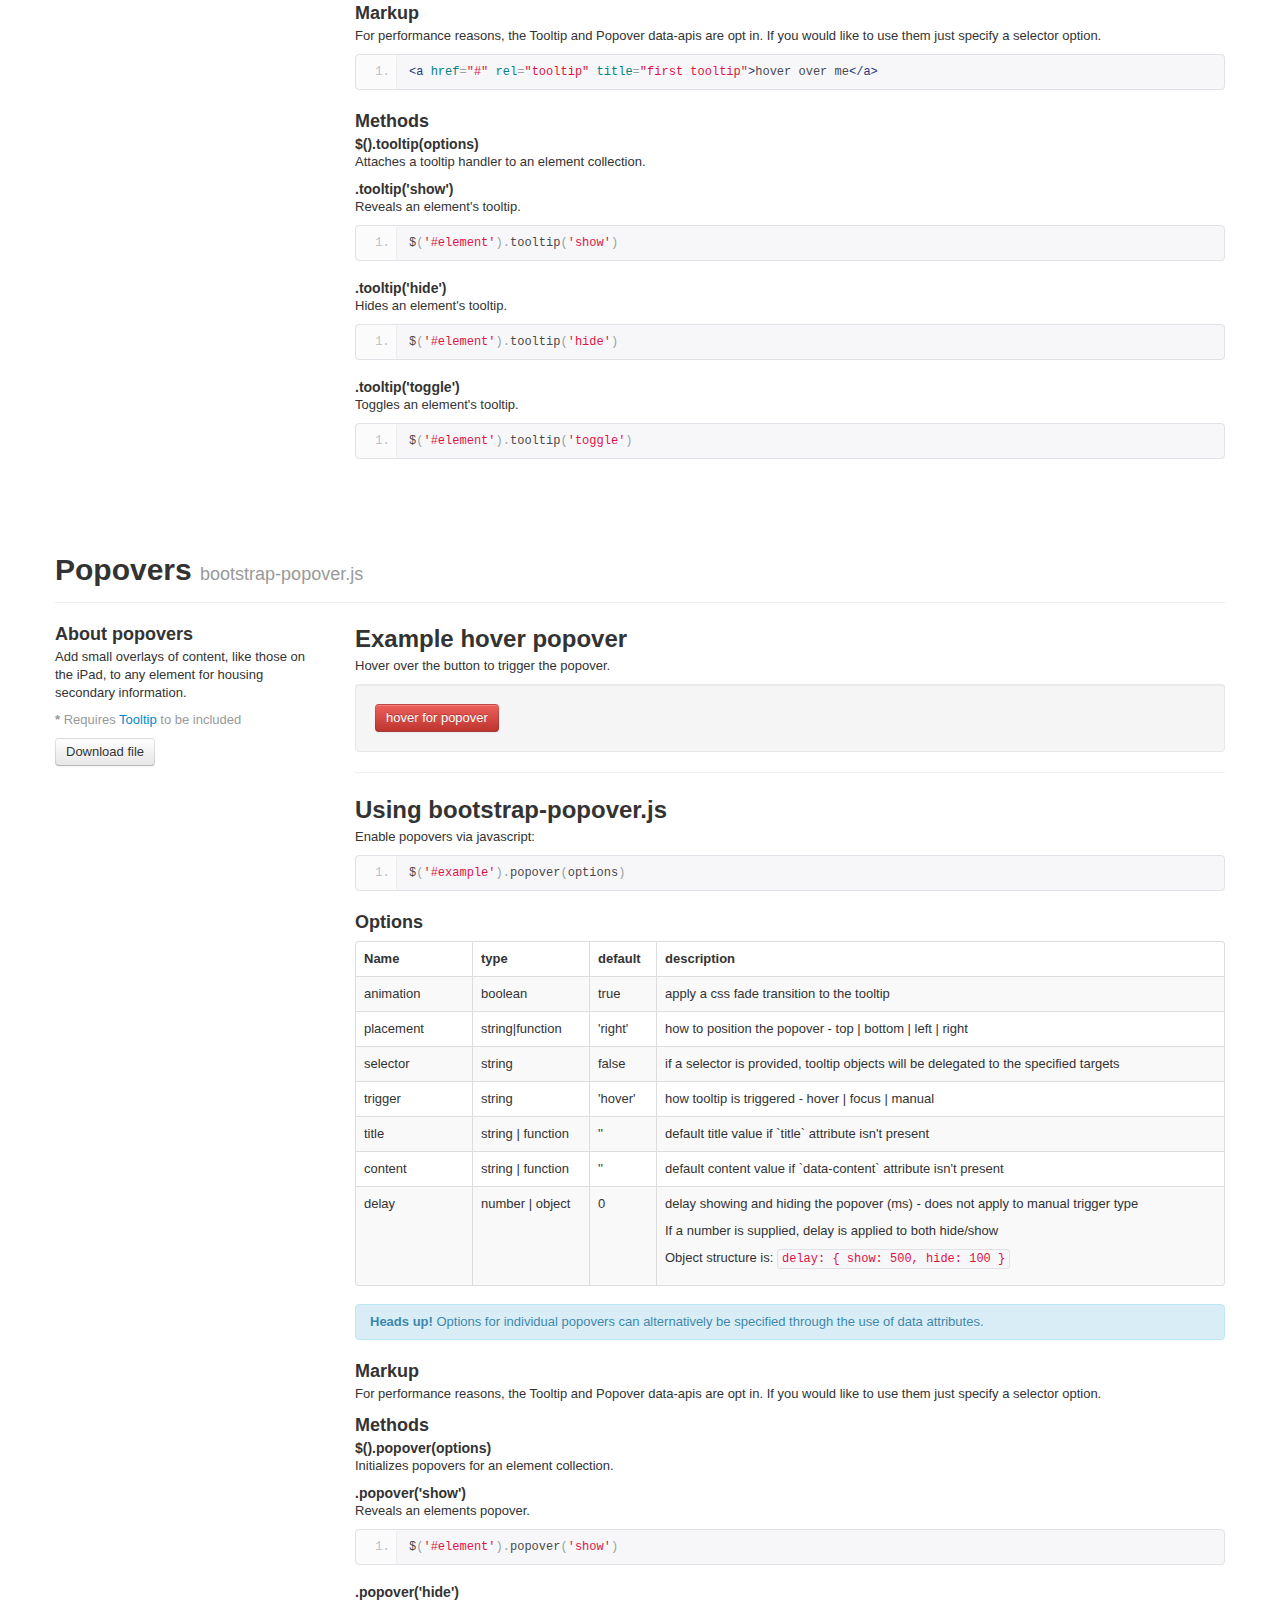
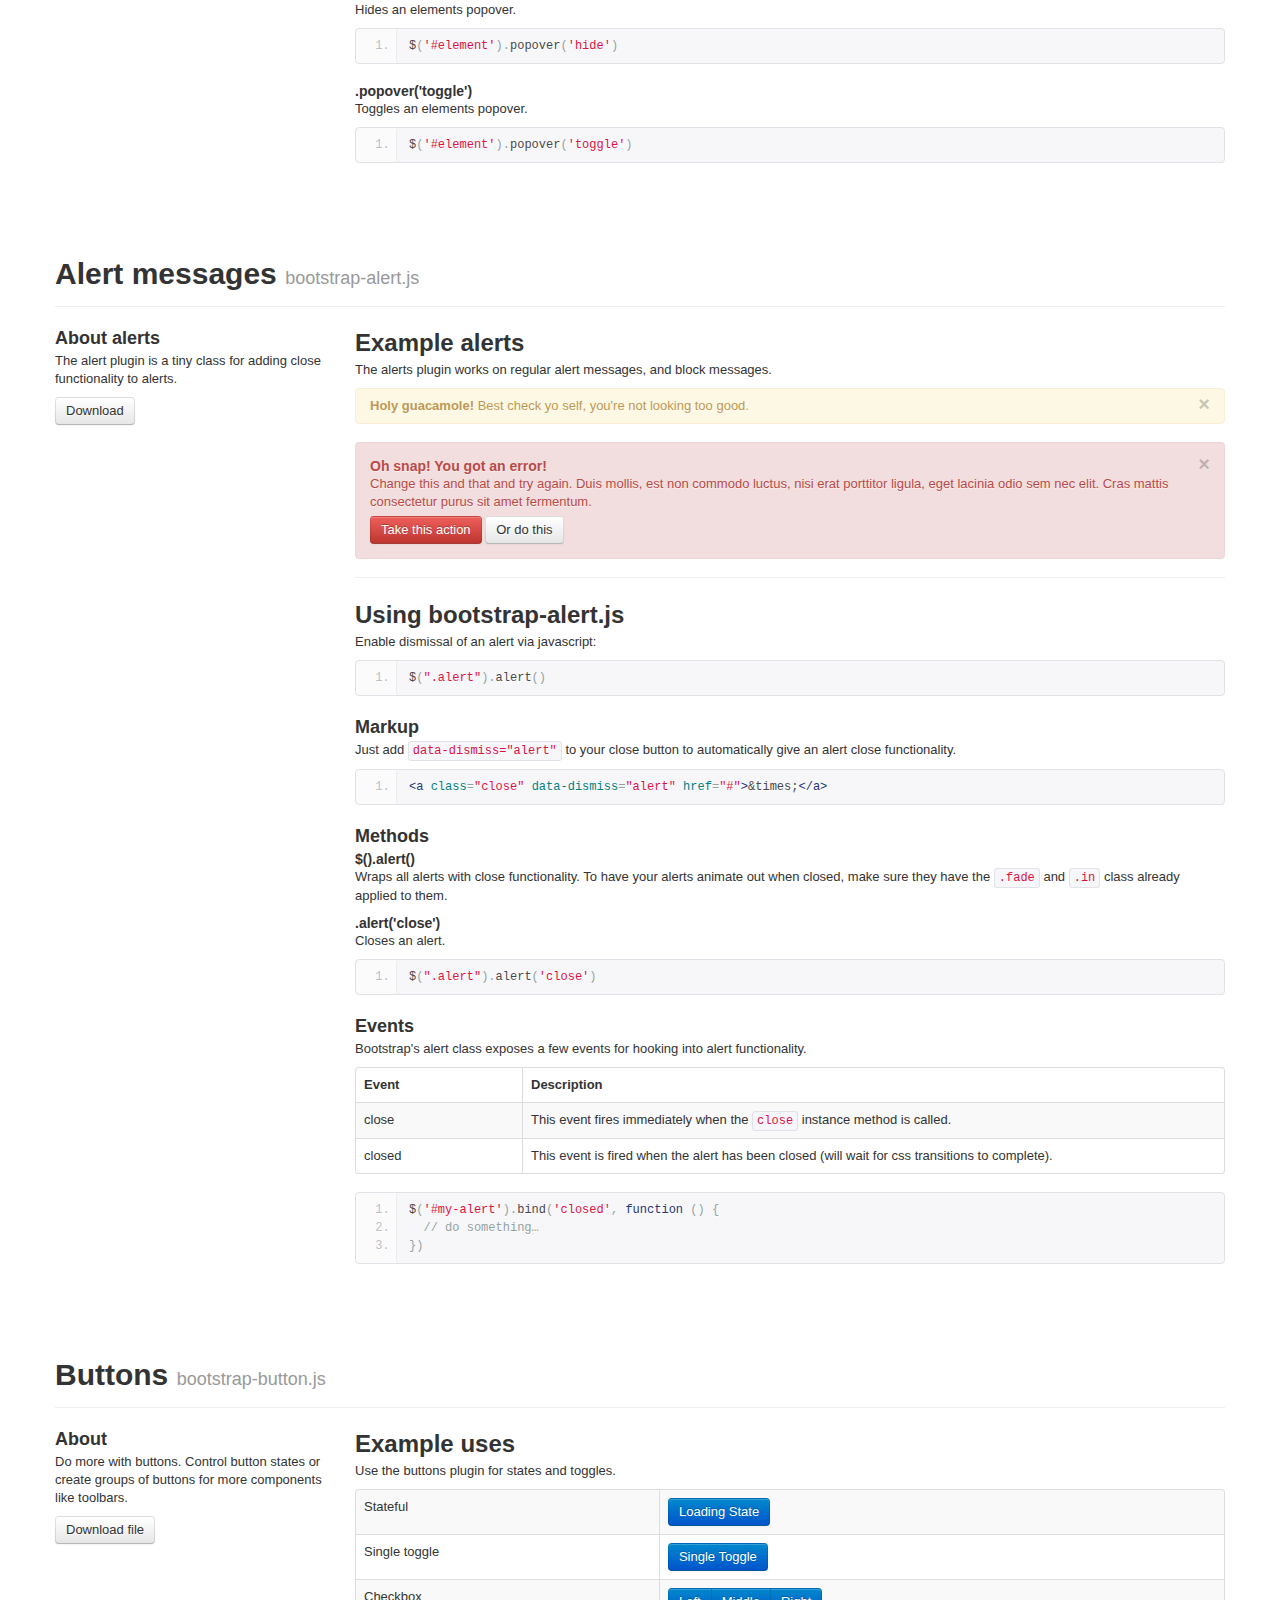
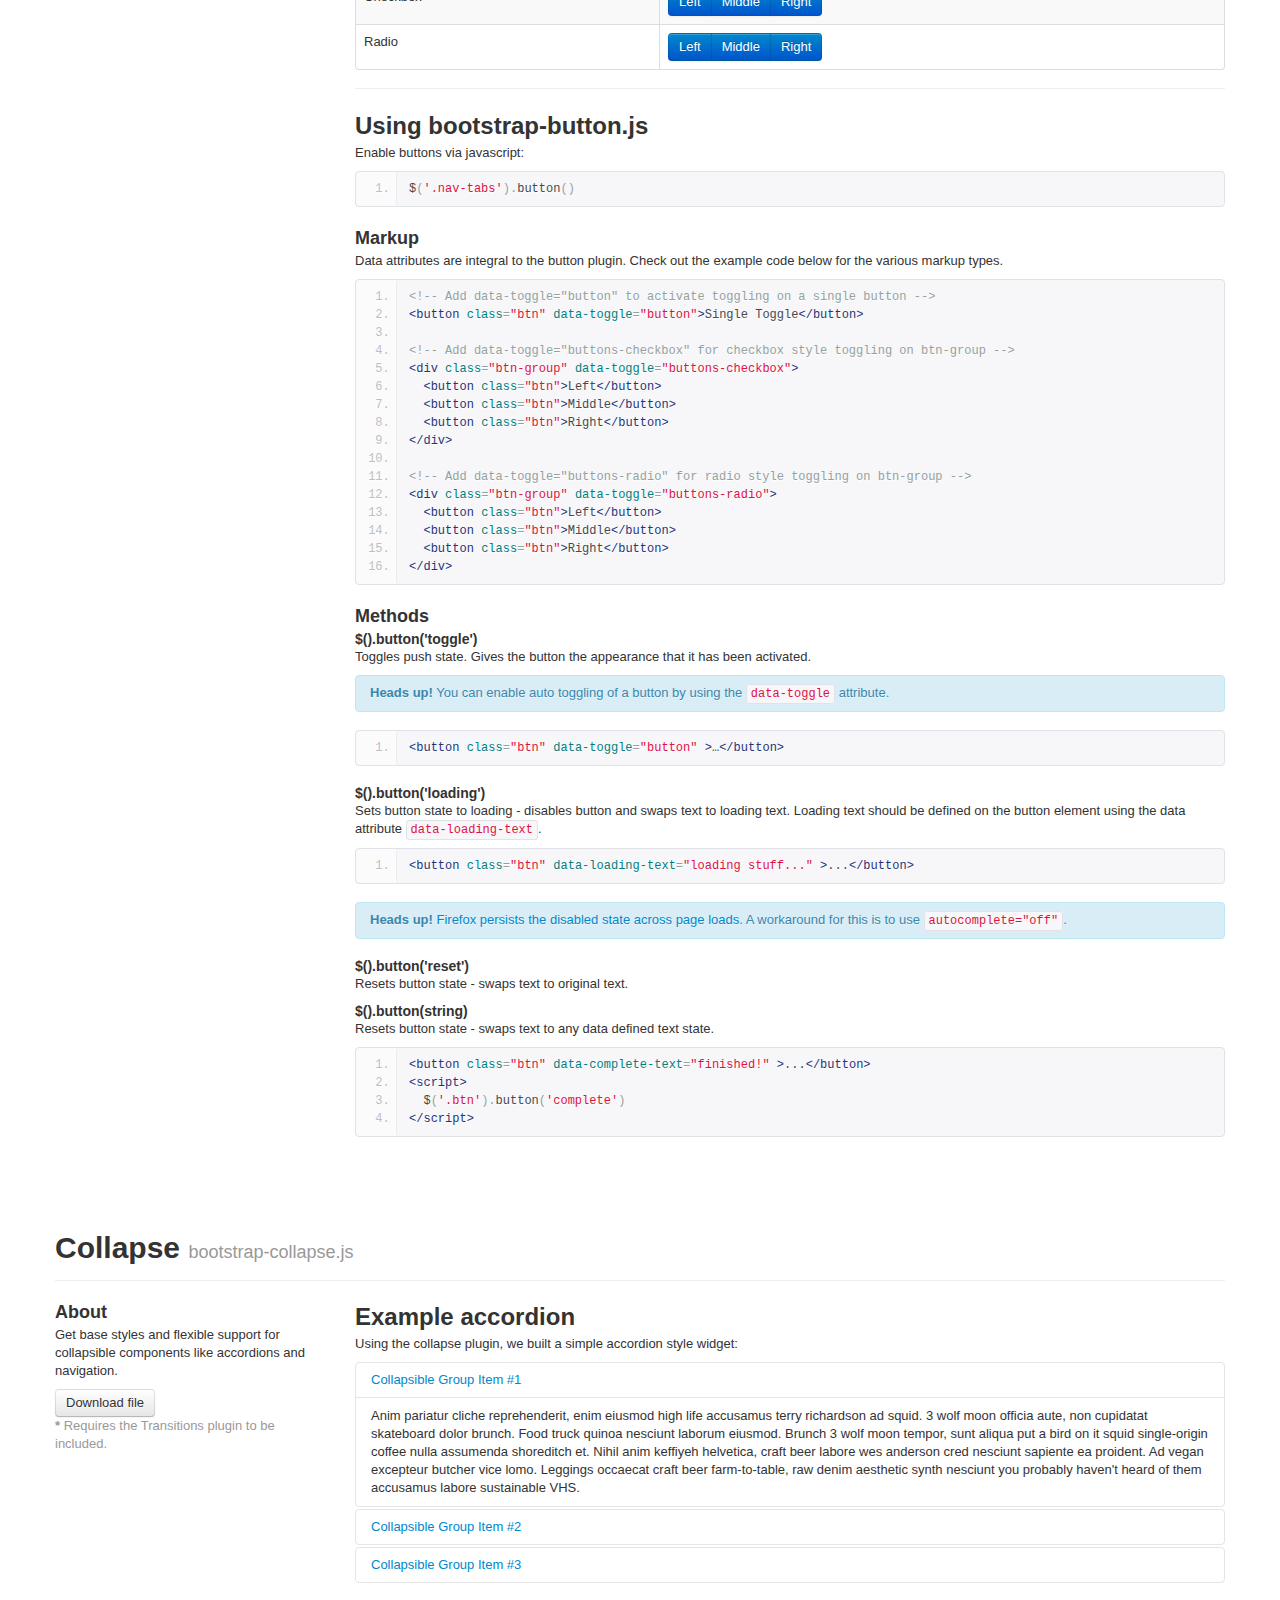
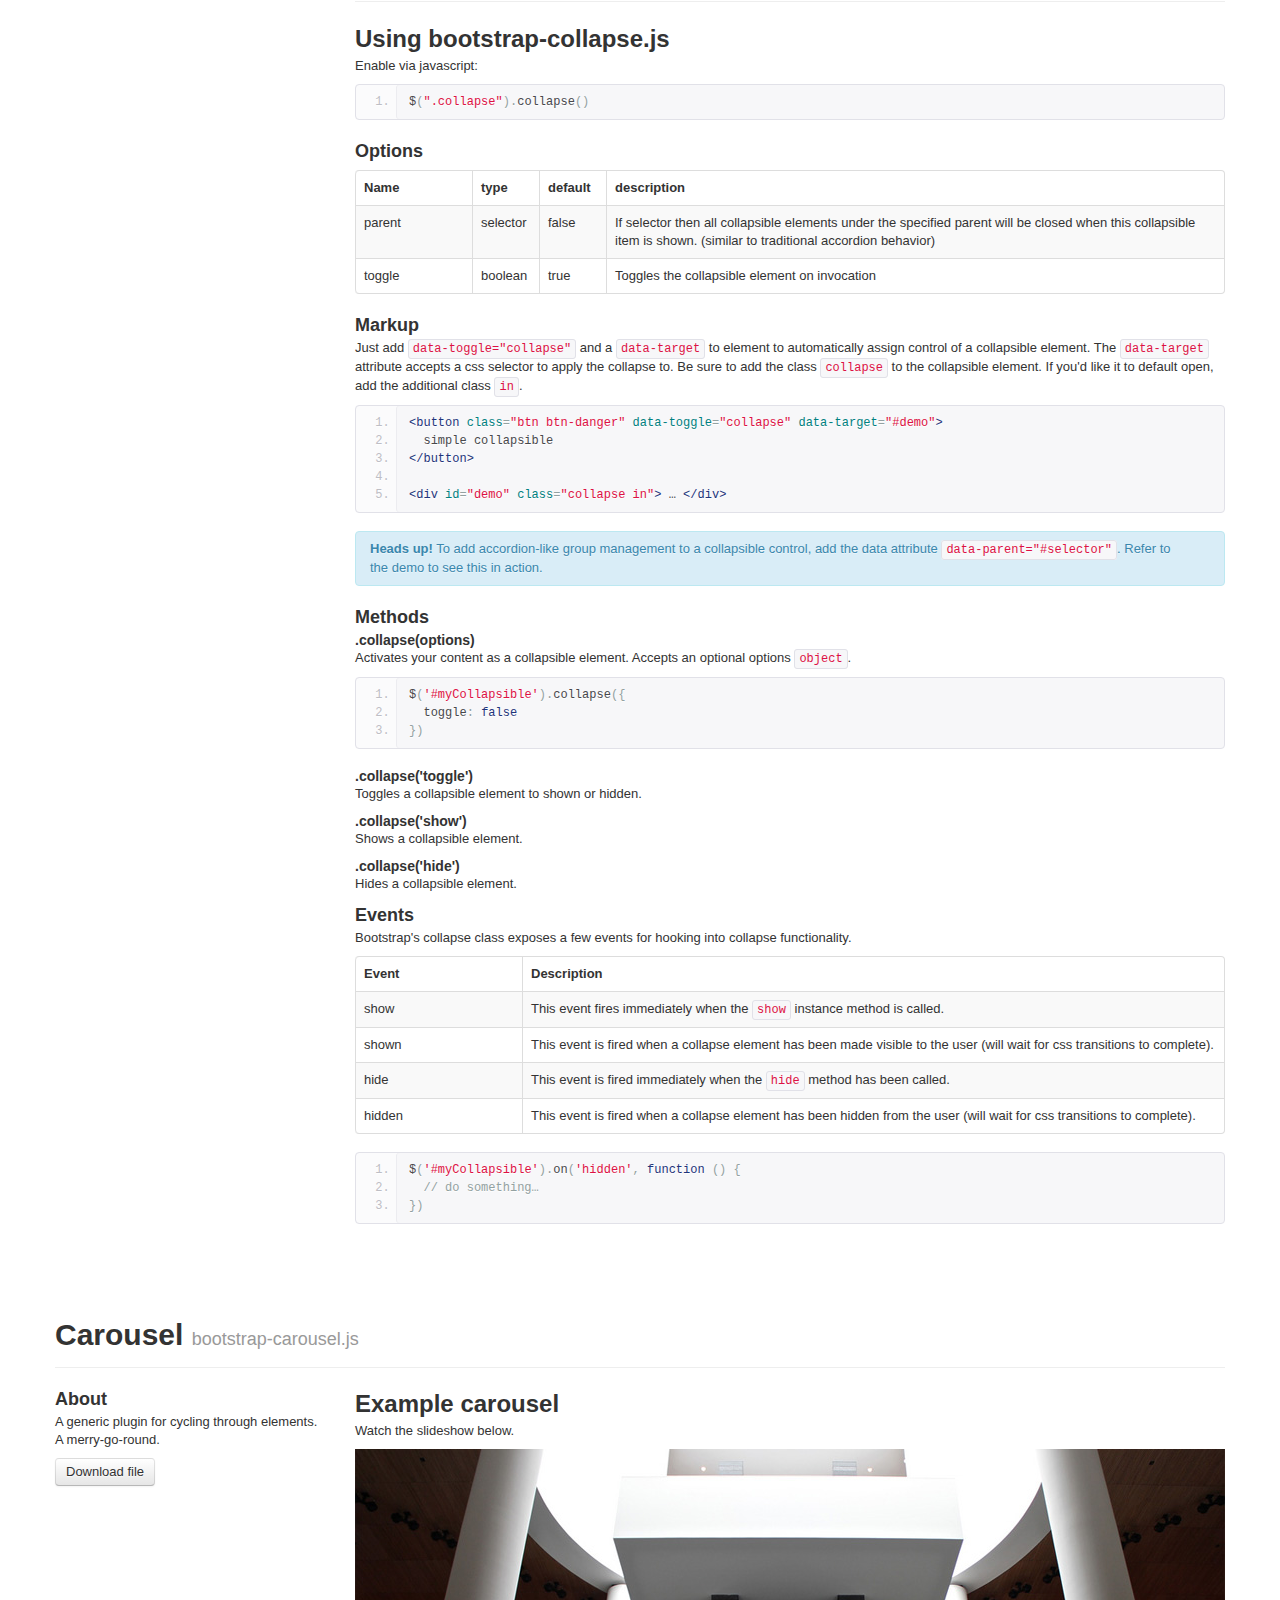
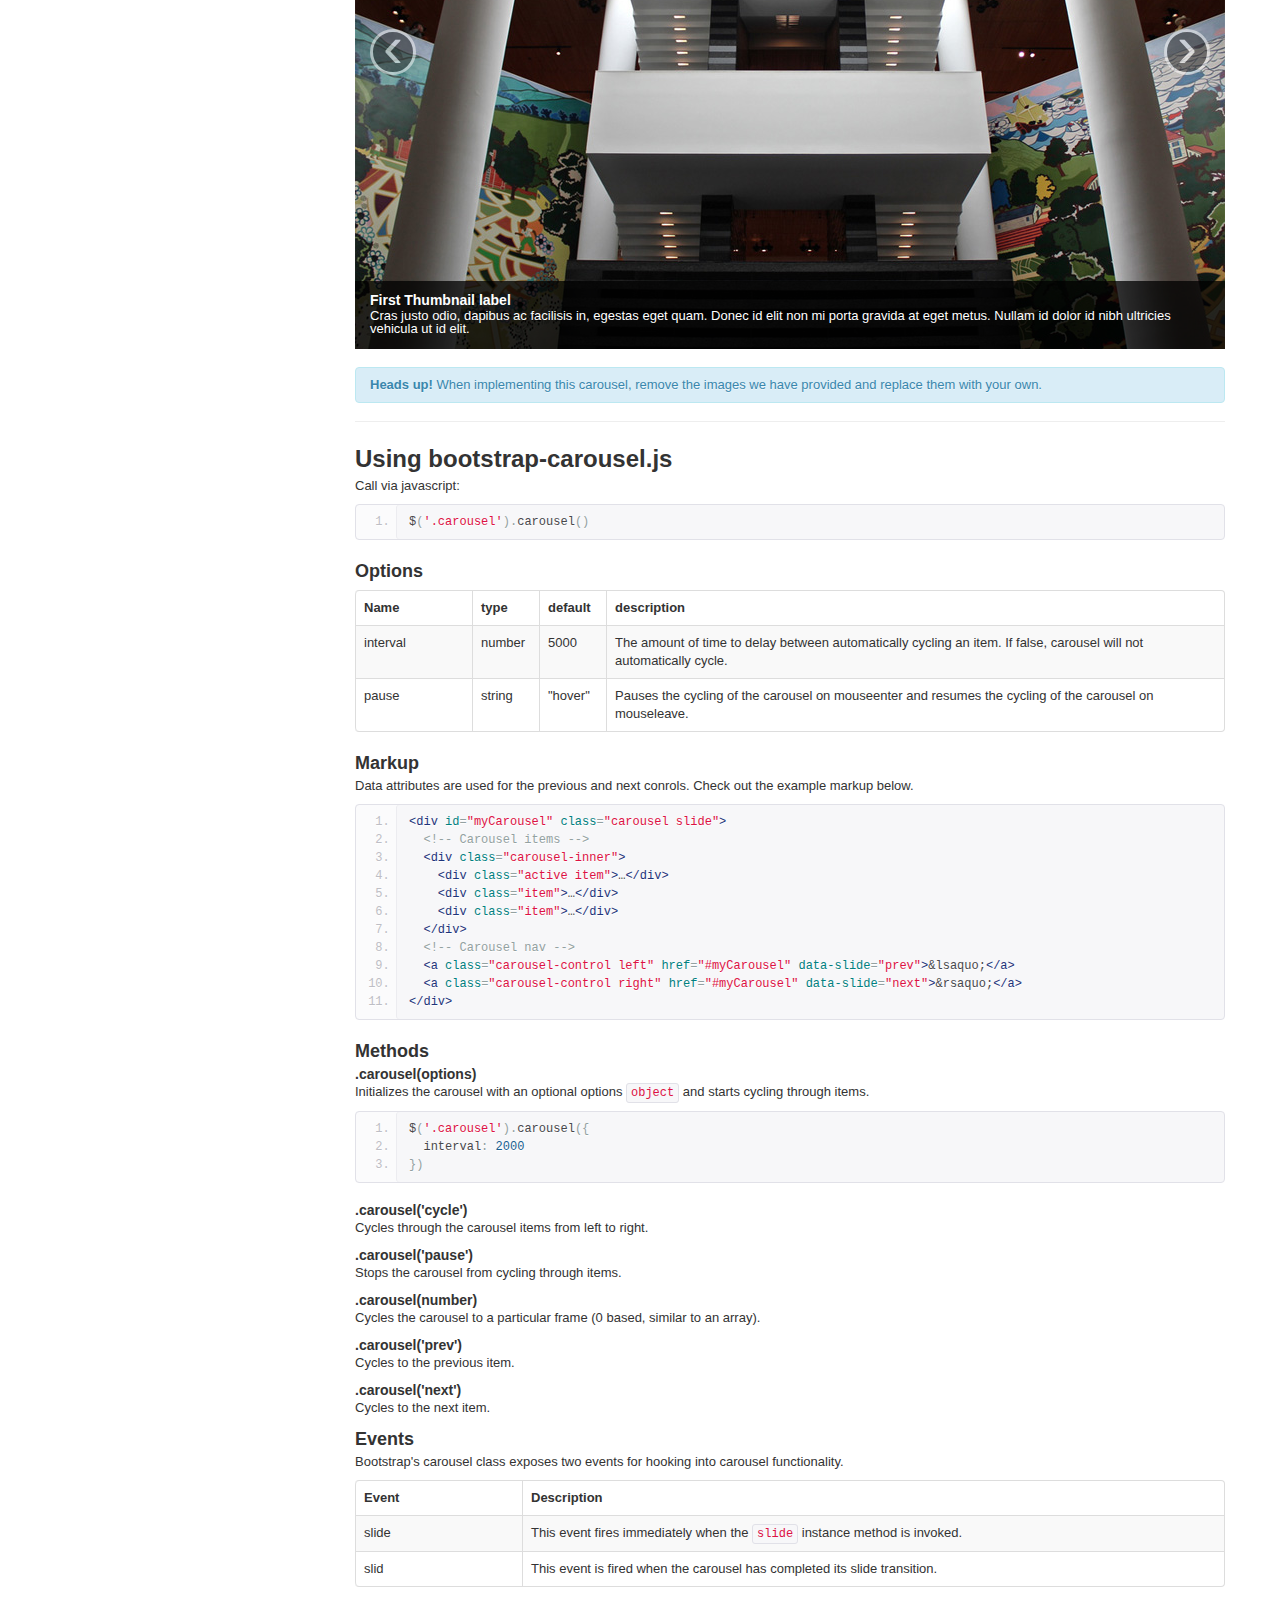
<file: docs/javascript.html>
<!DOCTYPE html>
<html lang="en">
  <head>
    <meta charset="utf-8">
    <title>Javascript · Twitter Bootstrap</title>
    <meta name="viewport" content="width=device-width, initial-scale=1.0">
    <meta name="description" content="">
    <meta name="author" content="">

    <!-- Le styles -->
    <link href="assets/css/bootstrap.css" rel="stylesheet">
    <link href="assets/css/bootstrap-responsive.css" rel="stylesheet">
    <link href="assets/css/docs.css" rel="stylesheet">
    <link href="assets/js/google-code-prettify/prettify.css" rel="stylesheet">

    <!-- Le HTML5 shim, for IE6-8 support of HTML5 elements -->
    <!--[if lt IE 9]>
      <script src="http://html5shim.googlecode.com/svn/trunk/html5.js"></script>
    <![endif]-->

    <!-- Le fav and touch icons -->
    <link rel="shortcut icon" href="assets/ico/favicon.ico">
    <link rel="apple-touch-icon-precomposed" sizes="144x144" href="assets/ico/apple-touch-icon-144-precomposed.png">
    <link rel="apple-touch-icon-precomposed" sizes="114x114" href="assets/ico/apple-touch-icon-114-precomposed.png">
    <link rel="apple-touch-icon-precomposed" sizes="72x72" href="assets/ico/apple-touch-icon-72-precomposed.png">
    <link rel="apple-touch-icon-precomposed" href="assets/ico/apple-touch-icon-57-precomposed.png">

  </head>

  <body data-spy="scroll" data-target=".subnav" data-offset="50">


  <!-- Navbar
    ================================================== -->
    <div class="navbar navbar-fixed-top">
      <div class="navbar-inner">
        <div class="container">
          <button type="button"class="btn btn-navbar" data-toggle="collapse" data-target=".nav-collapse">
            <span class="icon-bar"></span>
            <span class="icon-bar"></span>
            <span class="icon-bar"></span>
          </button>
          <a class="brand" href="./index.html">Bootstrap</a>
          <div class="nav-collapse collapse">
            <ul class="nav">
              <li class="">
                <a href="./index.html">Overview</a>
              </li>
              <li class="">
                <a href="./scaffolding.html">Scaffolding</a>
              </li>
              <li class="">
                <a href="./base-css.html">Base CSS</a>
              </li>
              <li class="">
                <a href="./components.html">Components</a>
              </li>
              <li class="active">
                <a href="./javascript.html">Javascript plugins</a>
              </li>
              <li class="">
                <a href="./less.html">Using LESS</a>
              </li>
              <li class="divider-vertical"></li>
              <li class="">
                <a href="./download.html">Customize</a>
              </li>
              <li class="">
                <a href="./examples.html">Examples</a>
              </li>
            </ul>
          </div>
        </div>
      </div>
    </div>

    <div class="container">

      <!-- Masthead
      ================================================== -->
      <header class="jumbotron subhead" id="overview">
        <h1>Javascript for Bootstrap</h1>
        <p class="lead">Bring Bootstrap's components to life&mdash;now with 12 custom <a href="http://jquery.com/" target="_blank">jQuery</a> plugins.
        <div class="subnav">
          <ul class="nav nav-pills">
            <li><a href="#javascript">All plugins</a></li>
            <li><a href="#modals">Modal</a></li>
            <li><a href="#dropdowns">Dropdown</a></li>
            <li><a href="#scrollspy">Scrollspy</a></li>
            <li><a href="#tabs">Tab</a></li>
            <li><a href="#tooltips">Tooltip</a></li>
            <li><a href="#popovers">Popover</a></li>
            <li><a href="#alerts">Alert</a></li>
            <li><a href="#buttons">Button</a></li>
            <li><a href="#collapse">Collapse</a></li>
            <li><a href="#carousel">Carousel</a></li>
            <li><a href="#typeahead">Typeahead</a></li>
          </ul>
        </div>
      </header>


      <!-- Using Javascript w/ Bootstrap
      ================================================== -->
      <section id="javascript">
        <div class="page-header">
          <h1>jQuery plugins <small>A dozen Bootstrap plugins to get you started</small></h1>
        </div>
      <div class="row">
        <div class="span3">
          <h3><a href="./javascript.html#modals">Modals</a></h3>
          <p>A streamlined, but flexible, take on the traditional javascript modal plugin with only the minimum required functionality and smart defaults.</p>
        </div>
        <div class="span3">
          <h3><a href="./javascript.html#dropdowns">Dropdowns</a></h3>
          <p>Add dropdown menus to nearly anything in Bootstrap with this simple plugin. Bootstrap features full dropdown menu support on in the navbar, tabs, and pills.</p>
        </div>
        <div class="span3">
          <h3><a href="./javascript.html#scrollspy">Scrollspy</a></h3>
          <p>Use scrollspy to automatically update the links in your navbar to show the current active link based on scroll position.</p>
        </div>
        <div class="span3">
          <h3><a href="./javascript.html#tabs">Togglable tabs</a></h3>
          <p>Use this plugin to make tabs and pills more useful by allowing them to toggle through tabbable panes of local content.</p>
        </div>
      </div> <!-- /row -->
      <div class="row">
        <div class="span3">
          <h3><a href="./javascript.html#tooltips">Tooltips</a></h3>
          <p>A new take on the jQuery Tipsy plugin, Tooltips don't rely on images&mdash;they use CSS3 for animations and data-attributes for local title storage.</p>
        </div>
        <div class="span3">
          <h3><a href="./javascript.html#popovers">Popovers</a> <small class="muted">*</small></h3>
          <p>Add small overlays of content, like those on the iPad, to any element for housing secondary information.</p>
          <p class="muted"><strong>*</strong> Requires <a href="#tooltips">Tooltips</a> to be included</p>
        </div>
        <div class="span3">
          <h3><a href="./javascript.html#alerts">Alert messages</a></h3>
          <p>The alert plugin is a tiny class for adding close functionality to alerts.</p>
        </div>
        <div class="span3">
          <h3><a href="./javascript.html#buttons">Buttons</a></h3>
          <p>Do more with buttons. Control button states or create groups of buttons for more components like toolbars.</p>
        </div>
      </div> <!-- /row -->
      <div class="row" style="margin-bottom: 9px;">
        <div class="span3">
          <h3><a href="./javascript.html#collapse">Collapse</a></h3>
          <p>Get base styles and flexible support for collapsible components like accordions and navigation.</p>
        </div>
        <div class="span3">
          <h3><a href="./javascript.html#carousel">Carousel</a></h3>
          <p>Create a merry-go-round of any content you wish to provide an interactive slideshow of content.</p>
        </div>
        <div class="span3">
          <h3><a href="./javascript.html#typeahead">Typeahead</a></h3>
          <p>A basic, easily extended plugin for quickly creating elegant typeaheads with any form text input.</p>
        </div>
        <div class="span3">
          <h3>Transitions <small class="muted">*</small></h3>
          <p>For simple transition effects, include bootstrap-transition.js once to slide in modals or fade out alerts.</p>
          <p class="muted"><strong>*</strong> Required for animation in plugins</p>
        </div>
      </div> <!-- /row -->
      <div class="alert alert-info"><strong>Heads up!</strong> All javascript plugins require the latest version of jQuery.</div>
    </section>



    <!-- Modal
    ================================================== -->
    <section id="modals">
      <div class="page-header">
        <h1>Modals <small>bootstrap-modal.js</small></h1>
      </div>
      <div class="row">
        <div class="span3 columns">
          <h3>About modals</h3>
          <p>A streamlined, but flexible, take on the traditional javascript modal plugin with only the minimum required functionality and smart defaults.</p>
          <a href="assets/js/bootstrap-modal.js" target="_blank" class="btn">Download file</a>
        </div>
        <div class="span9 columns">
          <h2>Static example</h2>
          <p>Below is a statically rendered modal.</p>
          <div class="well modal-example" style="background-color: #888; border: none;">
            <div class="modal" style="position: relative; top: auto; left: auto; margin: 0 auto; z-index: 1; max-width: 100%;">
              <div class="modal-header">
                <button type="button" class="close" data-dismiss="modal">&times;</button>
                <h3>Modal header</h3>
              </div>
              <div class="modal-body">
                <p>One fine body…</p>
              </div>
              <div class="modal-footer">
                <a href="#" class="btn">Close</a>
                <a href="#" class="btn btn-primary">Save changes</a>
              </div>
            </div>
          </div> <!-- /well -->

          <h2>Live demo</h2>
          <p>Toggle a modal via javascript by clicking the button below. It will slide down and fade in from the top of the page.</p>
          <!-- sample modal content -->
          <div id="myModal" class="modal hide fade">
            <div class="modal-header">
              <button type="button" class="close" data-dismiss="modal">&times;</button>
              <h3>Modal Heading</h3>
            </div>
            <div class="modal-body">
              <h4>Text in a modal</h4>
              <p>Duis mollis, est non commodo luctus, nisi erat porttitor ligula, eget lacinia odio sem.</p>

              <h4>Popover in a modal</h4>
              <p>This <a href="#" class="btn popover-test" title="A Title" data-content="And here's some amazing content. It's very engaging. right?">button</a> should trigger a popover on hover.</p>

              <h4>Tooltips in a modal</h4>
              <p><a href="#" class="tooltip-test" title="Tooltip">This link</a> and <a href="#" class="tooltip-test" title="Tooltip">that link</a> should have tooltips on hover.</p>

              <hr>

              <h4>Overflowing text to show optional scrollbar</h4>
              <p>We set a fixed <code>max-height</code> on the <code>.modal-body</code>. Watch it overflow with all this extra lorem ipsum text we've included.</p>
              <p>Cras mattis consectetur purus sit amet fermentum. Cras justo odio, dapibus ac facilisis in, egestas eget quam. Morbi leo risus, porta ac consectetur ac, vestibulum at eros.</p>
              <p>Praesent commodo cursus magna, vel scelerisque nisl consectetur et. Vivamus sagittis lacus vel augue laoreet rutrum faucibus dolor auctor.</p>
              <p>Aenean lacinia bibendum nulla sed consectetur. Praesent commodo cursus magna, vel scelerisque nisl consectetur et. Donec sed odio dui. Donec ullamcorper nulla non metus auctor fringilla.</p>
              <p>Cras mattis consectetur purus sit amet fermentum. Cras justo odio, dapibus ac facilisis in, egestas eget quam. Morbi leo risus, porta ac consectetur ac, vestibulum at eros.</p>
              <p>Praesent commodo cursus magna, vel scelerisque nisl consectetur et. Vivamus sagittis lacus vel augue laoreet rutrum faucibus dolor auctor.</p>
              <p>Aenean lacinia bibendum nulla sed consectetur. Praesent commodo cursus magna, vel scelerisque nisl consectetur et. Donec sed odio dui. Donec ullamcorper nulla non metus auctor fringilla.</p>
            </div>
            <div class="modal-footer">
              <a href="#" class="btn" data-dismiss="modal" >Close</a>
              <a href="#" class="btn btn-primary">Save changes</a>
            </div>
          </div>
          <a data-toggle="modal" href="#myModal" class="btn btn-primary btn-large">Launch demo modal</a>

          <hr>

          <h2>Using bootstrap-modal</h2>
          <p>Call the modal via javascript:</p>
          <pre class="prettyprint linenums">$('#myModal').modal(options)</pre>
          <h3>Options</h3>
          <table class="table table-bordered table-striped">
            <thead>
             <tr>
               <th style="width: 100px;">Name</th>
               <th style="width: 50px;">type</th>
               <th style="width: 50px;">default</th>
               <th>description</th>
             </tr>
            </thead>
            <tbody>
             <tr>
               <td>backdrop</td>
               <td>boolean</td>
               <td>true</td>
               <td>Includes a modal-backdrop element. Alternatively, specify <code>static</code> for a backdrop which doesn't close the modal on click.</td>
             </tr>
             <tr>
               <td>keyboard</td>
               <td>boolean</td>
               <td>true</td>
               <td>Closes the modal when escape key is pressed</td>
             </tr>
             <tr>
               <td>show</td>
               <td>boolean</td>
               <td>true</td>
               <td>Shows the modal when initialized.</td>
             </tr>
            </tbody>
          </table>
          <h3>Markup</h3>
          <p>You can activate modals on your page easily without having to write a single line of javascript. Just set <code>data-toggle="modal"</code> on a controller element with a <code>data-target="#foo"</code> or <code>href="#foo"</code> which corresponds to a modal element id, and when clicked, it will launch your modal.</p>
          <p>Also, to add options to your modal instance, just include them as additional data attributes on either the control element or the modal markup itself.</p>
<pre class="prettyprint linenums">
&lt;a class="btn" data-toggle="modal" href="#myModal" &gt;Launch Modal&lt;/a&gt;
</pre>

<pre class="prettyprint linenums">
&lt;div class="modal hide" id="myModal"&gt;
  &lt;div class="modal-header"&gt;
    &lt;button type="button" class="close" data-dismiss="modal"&gt;&times;&lt;/button&gt;
    &lt;h3&gt;Modal header&lt;/h3&gt;
  &lt;/div&gt;
  &lt;div class="modal-body"&gt;
    &lt;p&gt;One fine body…&lt;/p&gt;
  &lt;/div&gt;
  &lt;div class="modal-footer"&gt;
    &lt;a href="#" class="btn" data-dismiss="modal"&gt;Close&lt;/a&gt;
    &lt;a href="#" class="btn btn-primary"&gt;Save changes&lt;/a&gt;
  &lt;/div&gt;
&lt;/div&gt;
</pre>
          <div class="alert alert-info">
            <strong>Heads up!</strong> If you want your modal to animate in and out, just add a <code>.fade</code> class to the <code>.modal</code> element (refer to the demo to see this in action) and include bootstrap-transition.js.
          </div>
          <h3>Methods</h3>
          <h4>.modal(options)</h4>
          <p>Activates your content as a modal. Accepts an optional options <code>object</code>.</p>
<pre class="prettyprint linenums">
$('#myModal').modal({
  keyboard: false
})</pre>
          <h4>.modal('toggle')</h4>
          <p>Manually toggles a modal.</p>
          <pre class="prettyprint linenums">$('#myModal').modal('toggle')</pre>
          <h4>.modal('show')</h4>
          <p>Manually opens a modal.</p>
          <pre class="prettyprint linenums">$('#myModal').modal('show')</pre>
          <h4>.modal('hide')</h4>
          <p>Manually hides a modal.</p>
          <pre class="prettyprint linenums">$('#myModal').modal('hide')</pre>
          <h3>Events</h3>
          <p>Bootstrap's modal class exposes a few events for hooking into modal functionality.</p>
          <table class="table table-bordered table-striped">
            <thead>
             <tr>
               <th style="width: 150px;">Event</th>
               <th>Description</th>
             </tr>
            </thead>
            <tbody>
             <tr>
               <td>show</td>
               <td>This event fires immediately when the <code>show</code> instance method is called.</td>
             </tr>
             <tr>
               <td>shown</td>
               <td>This event is fired when the modal has been made visible to the user (will wait for css transitions to complete).</td>
             </tr>
             <tr>
               <td>hide</td>
               <td>This event is fired immediately when the <code>hide</code> instance method has been called.</td>
             </tr>
             <tr>
               <td>hidden</td>
               <td>This event is fired when the modal has finished being hidden from the user (will wait for css transitions to complete).</td>
             </tr>
            </tbody>
          </table>

<pre class="prettyprint linenums">
$('#myModal').on('hidden', function () {
  // do something…
})</pre>
        </div>
      </div>
    </section>



    <!-- Dropdown
    ================================================== -->
    <section id="dropdowns">
      <div class="page-header">
        <h1>Dropdowns <small>bootstrap-dropdown.js</small></h1>
      </div>
      <div class="row">
        <div class="span3 columns">
          <h3>About dropdowns</h3>
          <p>Add dropdown menus to nearly anything in Bootstrap with this simple plugin. Bootstrap features full dropdown menu support on in the navbar, tabs, and pills.</p>
          <a href="assets/js/bootstrap-dropdown.js" target="_blank" class="btn">Download file</a>
        </div>
        <div class="span9 columns">
          <h2>Examples</h2>
          <p>Click on the dropdown nav links in the navbar and pills below to test dropdowns.</p>
          <div id="navbar-example" class="navbar navbar-static">
            <div class="navbar-inner">
              <div class="container" style="width: auto;">
                <a class="brand" href="#">Project Name</a>
                <ul class="nav">
                  <li class="dropdown">
                    <a href="#" class="dropdown-toggle" data-toggle="dropdown">Dropdown <b class="caret"></b></a>
                    <ul class="dropdown-menu">
                      <li><a href="#">Action</a></li>
                      <li><a href="#">Another action</a></li>
                      <li><a href="#">Something else here</a></li>
                      <li class="divider"></li>
                      <li><a href="#">Separated link</a></li>
                    </ul>
                  </li>
                  <li class="dropdown">
                    <a href="#" class="dropdown-toggle" data-toggle="dropdown">Dropdown 2 <b class="caret"></b></a>
                    <ul class="dropdown-menu">
                      <li><a href="#">Action</a></li>
                      <li><a href="#">Another action</a></li>
                      <li><a href="#">Something else here</a></li>
                      <li class="divider"></li>
                      <li><a href="#">Separated link</a></li>
                    </ul>
                  </li>
                </ul>
                <ul class="nav pull-right">
                  <li id="fat-menu" class="dropdown">
                    <a href="#" class="dropdown-toggle" data-toggle="dropdown">Dropdown 3 <b class="caret"></b></a>
                    <ul class="dropdown-menu">
                      <li><a href="#">Action</a></li>
                      <li><a href="#">Another action</a></li>
                      <li><a href="#">Something else here</a></li>
                      <li class="divider"></li>
                      <li><a href="#">Separated link</a></li>
                    </ul>
                  </li>
                </ul>
              </div>
            </div>
          </div> <!-- /navbar-example -->

          <ul class="nav nav-pills">
            <li class="active"><a href="#">Regular link</a></li>
            <li class="dropdown">
              <a class="dropdown-toggle" data-toggle="dropdown" href="#">Dropdown <b class="caret"></b></a>
              <ul id="menu1" class="dropdown-menu">
                <li><a href="#">Action</a></li>
                <li><a href="#">Another action</a></li>
                <li><a href="#">Something else here</a></li>
                <li class="divider"></li>
                <li><a href="#">Separated link</a></li>
              </ul>
            </li>
            <li class="dropdown">
              <a class="dropdown-toggle" data-toggle="dropdown" href="#">Dropdown 2 <b class="caret"></b></a>
              <ul id="menu2" class="dropdown-menu">
                <li><a href="#">Action</a></li>
                <li><a href="#">Another action</a></li>
                <li><a href="#">Something else here</a></li>
                <li class="divider"></li>
                <li><a href="#">Separated link</a></li>
              </ul>
            </li>
            <li class="dropdown">
              <a class="dropdown-toggle" data-toggle="dropdown" href="#">Dropdown 3 <b class="caret"></b></a>
              <ul id="menu3" class="dropdown-menu">
                <li><a href="#">Action</a></li>
                <li><a href="#">Another action</a></li>
                <li><a href="#">Something else here</a></li>
                <li class="divider"></li>
                <li><a href="#">Separated link</a></li>
              </ul>
            </li>
          </ul> <!-- /tabs -->

          <hr>

          <h2>Using bootstrap-dropdown.js</h2>
          <p>Call the dropdowns via javascript:</p>
          <pre class="prettyprint linenums">$('.dropdown-toggle').dropdown()</pre>
          <h3>Markup</h3>
          <p>To quickly add dropdown functionality to any element just add <code>data-toggle="dropdown"</code> and any valid bootstrap dropdown will automatically be activated.</p>
          <div class="alert alert-info">
            <strong>Heads up!</strong> You may optionally target a specific dropdown by using <code>data-target="#fat"</code> or <code>href="#fat"</code>.
          </div>

<pre class="prettyprint linenums">
&lt;ul class="nav nav-pills"&gt;
  &lt;li class="active"&gt;&lt;a href="#"&gt;Regular link&lt;/a&gt;&lt;/li&gt;
  &lt;li class="dropdown" id="menu1"&gt;
    &lt;a class="dropdown-toggle" data-toggle="dropdown" href="#menu1"&gt;
      Dropdown
      &lt;b class="caret"&gt;&lt;/b&gt;
    &lt;/a&gt;
    &lt;ul class="dropdown-menu"&gt;
      &lt;li&gt;&lt;a href="#"&gt;Action&lt;/a&gt;&lt;/li&gt;
      &lt;li&gt;&lt;a href="#"&gt;Another action&lt;/a&gt;&lt;/li&gt;
      &lt;li&gt;&lt;a href="#"&gt;Something else here&lt;/a&gt;&lt;/li&gt;
      &lt;li class="divider"&gt;&lt;/li&gt;
      &lt;li&gt;&lt;a href="#"&gt;Separated link&lt;/a&gt;&lt;/li&gt;
    &lt;/ul&gt;
  &lt;/li&gt;
  ...
&lt;/ul&gt;</pre>
          <p>To keep URLs intact, use the <code>data-target</code> attribute instead of <code>href="#"</code>.</p>
<pre class="prettyprint linenums">
&lt;ul class="nav nav-pills"&gt;
  &lt;li class="dropdown"&gt;
    &lt;a class="dropdown-toggle" data-toggle="dropdown" data-target="#" href="path/to/page.html"&gt;
      Dropdown
      &lt;b class="caret"&gt;&lt;/b&gt;
    &lt;/a&gt;
    &lt;ul class="dropdown-menu"&gt;
      ...
    &lt;/ul&gt;
  &lt;/li&gt;
&lt;/ul&gt;
</pre>
          <h3>Methods</h3>
          <h4>$().dropdown()</h4>
          <p>A programatic api for activating menus for a given navbar or tabbed navigation.</p>
        </div>
      </div>
    </section>



   <!-- ScrollSpy
    ================================================== -->
    <section id="scrollspy">
      <div class="page-header">
        <h1>ScrollSpy <small>bootstrap-scrollspy.js</small></h1>
      </div>
      <div class="row">
        <div class="span3 columns">
          <p>The ScrollSpy plugin is for automatically updating nav targets based on scroll position.</p>
          <a href="assets/js/bootstrap-scrollspy.js" target="_blank" class="btn">Download file</a>
        </div>
        <div class="span9 columns">
          <h2>Example navbar with scrollspy</h2>
          <p>Scroll the area below and watch the navigation update. The dropdown sub items will be highlighted as well. Try it!</p>
          <div id="navbarExample" class="navbar navbar-static">
            <div class="navbar-inner">
              <div class="container" style="width: auto;">
                <a class="brand" href="#">Project Name</a>
                <ul class="nav">
                  <li><a href="#fat">@fat</a></li>
                  <li><a href="#mdo">@mdo</a></li>
                  <li class="dropdown">
                    <a href="#" class="dropdown-toggle" data-toggle="dropdown">Dropdown <b class="caret"></b></a>
                    <ul class="dropdown-menu">
                      <li><a href="#one">one</a></li>
                      <li><a href="#two">two</a></li>
                      <li class="divider"></li>
                      <li><a href="#three">three</a></li>
                    </ul>
                  </li>
                </ul>
              </div>
            </div>
          </div>
          <div data-spy="scroll" data-target="#navbarExample" data-offset="0" class="scrollspy-example">
            <h4 id="fat">@fat</h4>
            <p>
            Ad leggings keytar, brunch id art party dolor labore. Pitchfork yr enim lo-fi before they sold out qui. Tumblr farm-to-table bicycle rights whatever. Anim keffiyeh carles cardigan. Velit seitan mcsweeney's photo booth 3 wolf moon irure. Cosby sweater lomo jean shorts, williamsburg hoodie minim qui you probably haven't heard of them et cardigan trust fund culpa biodiesel wes anderson aesthetic. Nihil tattooed accusamus, cred irony biodiesel keffiyeh artisan ullamco consequat.
            </p>
            <h4 id="mdo">@mdo</h4>
            <p>
            Veniam marfa mustache skateboard, adipisicing fugiat velit pitchfork beard. Freegan beard aliqua cupidatat mcsweeney's vero. Cupidatat four loko nisi, ea helvetica nulla carles. Tattooed cosby sweater food truck, mcsweeney's quis non freegan vinyl. Lo-fi wes anderson +1 sartorial. Carles non aesthetic exercitation quis gentrify. Brooklyn adipisicing craft beer vice keytar deserunt.
            </p>
            <h4 id="one">one</h4>
            <p>
            Occaecat commodo aliqua delectus. Fap craft beer deserunt skateboard ea. Lomo bicycle rights adipisicing banh mi, velit ea sunt next level locavore single-origin coffee in magna veniam. High life id vinyl, echo park consequat quis aliquip banh mi pitchfork. Vero VHS est adipisicing. Consectetur nisi DIY minim messenger bag. Cred ex in, sustainable delectus consectetur fanny pack iphone.
            </p>
            <h4 id="two">two</h4>
            <p>
            In incididunt echo park, officia deserunt mcsweeney's proident master cleanse thundercats sapiente veniam. Excepteur VHS elit, proident shoreditch +1 biodiesel laborum craft beer. Single-origin coffee wayfarers irure four loko, cupidatat terry richardson master cleanse. Assumenda you probably haven't heard of them art party fanny pack, tattooed nulla cardigan tempor ad. Proident wolf nesciunt sartorial keffiyeh eu banh mi sustainable. Elit wolf voluptate, lo-fi ea portland before they sold out four loko. Locavore enim nostrud mlkshk brooklyn nesciunt.
            </p>
            <h4 id="three">three</h4>
            <p>
            Ad leggings keytar, brunch id art party dolor labore. Pitchfork yr enim lo-fi before they sold out qui. Tumblr farm-to-table bicycle rights whatever. Anim keffiyeh carles cardigan. Velit seitan mcsweeney's photo booth 3 wolf moon irure. Cosby sweater lomo jean shorts, williamsburg hoodie minim qui you probably haven't heard of them et cardigan trust fund culpa biodiesel wes anderson aesthetic. Nihil tattooed accusamus, cred irony biodiesel keffiyeh artisan ullamco consequat.
            </p>
            <p>Keytar twee blog, culpa messenger bag marfa whatever delectus food truck. Sapiente synth id assumenda. Locavore sed helvetica cliche irony, thundercats you probably haven't heard of them consequat hoodie gluten-free lo-fi fap aliquip. Labore elit placeat before they sold out, terry richardson proident brunch nesciunt quis cosby sweater pariatur keffiyeh ut helvetica artisan. Cardigan craft beer seitan readymade velit. VHS chambray laboris tempor veniam. Anim mollit minim commodo ullamco thundercats.
            </p>
          </div>
          <hr>
          <h2>Using bootstrap-scrollspy.js</h2>
          <p>Call the scrollspy via javascript:</p>
          <pre class="prettyprint linenums">$('#navbar').scrollspy()</pre>
          <h3>Markup</h3>
          <p>To easily add scrollspy behavior to your topbar navigation, just add <code>data-spy="scroll"</code> to the element you want to spy on (most typically this would be the body).</p>
          <pre class="prettyprint linenums">&lt;body data-spy="scroll" &gt;...&lt;/body&gt;</pre>
          <div class="alert alert-info">
            <strong>Heads up!</strong>
            Navbar links must have resolvable id targets. For example, a <code>&lt;a href="#home"&gt;home&lt;/a&gt;</code> must correspond to something in the dom like <code>&lt;div id="home"&gt;&lt;/div&gt;</code>.
          </div>
          <h3>Methods</h3>
          <h4>.scrollspy('refresh')</h4>
          <p>When using scrollspy in conjunction with adding or removing of elements from the DOM, you'll need to call the refresh method like so:</p>
<pre class="prettyprint linenums">
$('[data-spy="scroll"]').each(function () {
  var $spy = $(this).scrollspy('refresh')
});
</pre>
          <h3>Options</h3>
          <table class="table table-bordered table-striped">
            <thead>
             <tr>
               <th style="width: 100px;">Name</th>
               <th style="width: 100px;">type</th>
               <th style="width: 50px;">default</th>
               <th>description</th>
             </tr>
            </thead>
            <tbody>
             <tr>
               <td>offset</td>
               <td>number</td>
               <td>10</td>
               <td>Pixels to offset from top when calculating position of scroll.</td>
             </tr>
            </tbody>
          </table>
           <h3>Events</h3>
          <table class="table table-bordered table-striped">
            <thead>
             <tr>
               <th style="width: 150px;">Event</th>
               <th>Description</th>
             </tr>
            </thead>
            <tbody>
             <tr>
               <td>activate</td>
               <td>This event fires whenever a new item becomes activated by the scrollspy.</td>
            </tr>
            </tbody>
          </table>
        </div>
      </div>
    </section>



    <!-- Tabs
    ================================================== -->
    <section id="tabs">
      <div class="page-header">
        <h1>Togglable tabs <small>bootstrap-tab.js</small></h1>
      </div>
      <div class="row">
        <div class="span3 columns">
          <p>This plugin adds quick, dynamic tab and pill functionality for transitioning through local content.</p>
          <a href="assets/js/bootstrap-tab.js" target="_blank" class="btn">Download file</a>
        </div>
        <div class="span9 columns">
          <h2>Example tabs</h2>
          <p>Click the tabs below to toggle between hidden panes, even via dropdown menus.</p>
          <ul id="myTab" class="nav nav-tabs">
            <li class="active"><a href="#home" data-toggle="tab">Home</a></li>
            <li><a href="#profile" data-toggle="tab">Profile</a></li>
            <li class="dropdown">
              <a href="#" class="dropdown-toggle" data-toggle="dropdown">Dropdown <b class="caret"></b></a>
              <ul class="dropdown-menu">
                <li><a href="#dropdown1" data-toggle="tab">@fat</a></li>
                <li><a href="#dropdown2" data-toggle="tab">@mdo</a></li>
              </ul>
            </li>
          </ul>
          <div id="myTabContent" class="tab-content">
            <div class="tab-pane fade in active" id="home">
              <p>Raw denim you probably haven't heard of them jean shorts Austin. Nesciunt tofu stumptown aliqua, retro synth master cleanse. Mustache cliche tempor, williamsburg carles vegan helvetica. Reprehenderit butcher retro keffiyeh dreamcatcher synth. Cosby sweater eu banh mi, qui irure terry richardson ex squid. Aliquip placeat salvia cillum iphone. Seitan aliquip quis cardigan american apparel, butcher voluptate nisi qui.</p>
            </div>
            <div class="tab-pane fade" id="profile">
              <p>Food truck fixie locavore, accusamus mcsweeney's marfa nulla single-origin coffee squid. Exercitation +1 labore velit, blog sartorial PBR leggings next level wes anderson artisan four loko farm-to-table craft beer twee. Qui photo booth letterpress, commodo enim craft beer mlkshk aliquip jean shorts ullamco ad vinyl cillum PBR. Homo nostrud organic, assumenda labore aesthetic magna delectus mollit. Keytar helvetica VHS salvia yr, vero magna velit sapiente labore stumptown. Vegan fanny pack odio cillum wes anderson 8-bit, sustainable jean shorts beard ut DIY ethical culpa terry richardson biodiesel. Art party scenester stumptown, tumblr butcher vero sint qui sapiente accusamus tattooed echo park.</p>
            </div>
            <div class="tab-pane fade" id="dropdown1">
              <p>Etsy mixtape wayfarers, ethical wes anderson tofu before they sold out mcsweeney's organic lomo retro fanny pack lo-fi farm-to-table readymade. Messenger bag gentrify pitchfork tattooed craft beer, iphone skateboard locavore carles etsy salvia banksy hoodie helvetica. DIY synth PBR banksy irony. Leggings gentrify squid 8-bit cred pitchfork. Williamsburg banh mi whatever gluten-free, carles pitchfork biodiesel fixie etsy retro mlkshk vice blog. Scenester cred you probably haven't heard of them, vinyl craft beer blog stumptown. Pitchfork sustainable tofu synth chambray yr.</p>
            </div>
            <div class="tab-pane fade" id="dropdown2">
              <p>Trust fund seitan letterpress, keytar raw denim keffiyeh etsy art party before they sold out master cleanse gluten-free squid scenester freegan cosby sweater. Fanny pack portland seitan DIY, art party locavore wolf cliche high life echo park Austin. Cred vinyl keffiyeh DIY salvia PBR, banh mi before they sold out farm-to-table VHS viral locavore cosby sweater. Lomo wolf viral, mustache readymade thundercats keffiyeh craft beer marfa ethical. Wolf salvia freegan, sartorial keffiyeh echo park vegan.</p>
            </div>
          </div>
          <hr>
          <h2>Using bootstrap-tab.js</h2>
          <p>Enable tabbable tabs via javascript (each tab needs to be activated individually):</p>
          <pre class="prettyprint linenums">
$('#myTab a').click(function (e) {
  e.preventDefault();
  $(this).tab('show');
})</pre>
          <p>You can activate individual tabs in several ways:</p>
<pre class="prettyprint linenums">
$('#myTab a[href="#profile"]').tab('show'); // Select tab by name
$('#myTab a:first').tab('show'); // Select first tab
$('#myTab a:last').tab('show'); // Select last tab
$('#myTab li:eq(2) a').tab('show'); // Select third tab (0-indexed)
</pre>
          <h3>Markup</h3>
          <p>You can activate a tab or pill navigation without writing any javascript by simply specifying <code>data-toggle="tab"</code> or <code>data-toggle="pill"</code> on an element. Adding the <code>nav</code> and <code>nav-tabs</code> classes to the tab <code>ul</code> will apply the bootstrap tab styling.</p>
<pre class="prettyprint linenums">
&lt;ul class="nav nav-tabs"&gt;
  &lt;li&gt;&lt;a href="#home" data-toggle="tab"&gt;Home&lt;/a&gt;&lt;/li&gt;
  &lt;li&gt;&lt;a href="#profile" data-toggle="tab"&gt;Profile&lt;/a&gt;&lt;/li&gt;
  &lt;li&gt;&lt;a href="#messages" data-toggle="tab"&gt;Messages&lt;/a&gt;&lt;/li&gt;
  &lt;li&gt;&lt;a href="#settings" data-toggle="tab"&gt;Settings&lt;/a&gt;&lt;/li&gt;
&lt;/ul&gt;</pre>
          <h3>Methods</h3>
          <h4>$().tab</h4>
          <p>
            Activates a tab element and content container. Tab should have either a <code>data-target</code> or an <code>href</code> targeting a container node in the DOM.
          </p>
<pre class="prettyprint linenums">
&lt;ul class="nav nav-tabs" id="myTab"&gt;
  &lt;li class="active"&gt;&lt;a href="#home"&gt;Home&lt;/a&gt;&lt;/li&gt;
  &lt;li&gt;&lt;a href="#profile"&gt;Profile&lt;/a&gt;&lt;/li&gt;
  &lt;li&gt;&lt;a href="#messages"&gt;Messages&lt;/a&gt;&lt;/li&gt;
  &lt;li&gt;&lt;a href="#settings"&gt;Settings&lt;/a&gt;&lt;/li&gt;
&lt;/ul&gt;

&lt;div class="tab-content"&gt;
  &lt;div class="tab-pane active" id="home"&gt;...&lt;/div&gt;
  &lt;div class="tab-pane" id="profile"&gt;...&lt;/div&gt;
  &lt;div class="tab-pane" id="messages"&gt;...&lt;/div&gt;
  &lt;div class="tab-pane" id="settings"&gt;...&lt;/div&gt;
&lt;/div&gt;

&lt;script&gt;
  $(function () {
    $('#myTab a:last').tab('show');
  })
&lt;/script&gt;</pre>
          <h3>Events</h3>
          <table class="table table-bordered table-striped">
            <thead>
             <tr>
               <th style="width: 150px;">Event</th>
               <th>Description</th>
             </tr>
            </thead>
            <tbody>
             <tr>
               <td>show</td>
               <td>This event fires on tab show, but before the new tab has been shown. Use <code>event.target</code> and <code>event.relatedTarget</code> to target the active tab and the previous active tab (if available) respectively.</td>
            </tr>
            <tr>
               <td>shown</td>
               <td>This event fires on tab show after a tab has been shown. Use <code>event.target</code> and <code>event.relatedTarget</code> to target the active tab and the previous active tab (if available) respectively.</td>
             </tr>
            </tbody>
          </table>

          <pre class="prettyprint linenums">
$('a[data-toggle="tab"]').on('shown', function (e) {
  e.target // activated tab
  e.relatedTarget // previous tab
})</pre>
       </div>
      </div>
    </section>


    <!-- Tooltips
    ================================================== -->
    <section id="tooltips">
      <div class="page-header">
        <h1>Tooltips <small>bootstrap-tooltip.js</small></h1>
      </div>
      <div class="row">
        <div class="span3 columns">
          <h3>About Tooltips</h3>
          <p>Inspired by the excellent jQuery.tipsy plugin written by Jason Frame; Tooltips are an updated version, which don't rely on images, use css3 for animations, and data-attributes for local title storage.</p>
          <a href="assets/js/bootstrap-tooltip.js" target="_blank" class="btn">Download file</a>
        </div>
        <div class="span9 columns">
          <h2>Example use of Tooltips</h2>
          <p>Hover over the links below to see tooltips:</p>
          <div class="tooltip-demo well">
            <p class="muted" style="margin-bottom: 0;">Tight pants next level keffiyeh <a href="#" rel="tooltip" title="first tooltip">you probably</a> haven't heard of them. Photo booth beard raw denim letterpress vegan messenger bag stumptown. Farm-to-table seitan, mcsweeney's fixie sustainable quinoa 8-bit american apparel <a href="#" rel="tooltip" title="Another tooltip">have a</a> terry richardson vinyl chambray. Beard stumptown, cardigans banh mi lomo thundercats. Tofu biodiesel williamsburg marfa, four loko mcsweeney's cleanse vegan chambray. A really ironic artisan <a href="#" rel="tooltip" title="Another one here too">whatever keytar</a>, scenester farm-to-table banksy Austin <a href="#" rel="tooltip" title="The last tip!">twitter handle</a> freegan cred raw denim single-origin coffee viral.
            </p>
          </div>
          <hr>
          <h2>Using bootstrap-tooltip.js</h2>
          <p>Trigger the tooltip via javascript:</p>
          <pre class="prettyprint linenums">$('#example').tooltip(options)</pre>
          <h3>Options</h3>
          <table class="table table-bordered table-striped">
            <thead>
             <tr>
               <th style="width: 100px;">Name</th>
               <th style="width: 100px;">type</th>
               <th style="width: 50px;">default</th>
               <th>description</th>
             </tr>
            </thead>
            <tbody>
             <tr>
               <td>animation</td>
               <td>boolean</td>
               <td>true</td>
               <td>apply a css fade transition to the tooltip</td>
             </tr>
             <tr>
               <td>placement</td>
               <td>string|function</td>
               <td>'top'</td>
               <td>how to position the tooltip - top | bottom | left | right</td>
             </tr>
             <tr>
               <td>selector</td>
               <td>string</td>
               <td>false</td>
               <td>If a selector is provided, tooltip objects will be delegated to the specified targets.</td>
             </tr>
             <tr>
               <td>title</td>
               <td>string | function</td>
               <td>''</td>
               <td>default title value if `title` tag isn't present</td>
             </tr>
             <tr>
               <td>trigger</td>
               <td>string</td>
               <td>'hover'</td>
               <td>how tooltip is triggered - hover | focus | manual</td>
             </tr>
             <tr>
               <td>delay</td>
               <td>number | object</td>
               <td>0</td>
               <td>
                <p>delay showing and hiding the tooltip (ms) - does not apply to manual trigger type</p>
                <p>If a number is supplied, delay is applied to both hide/show</p>
                <p>Object structure is: <code>delay: { show: 500, hide: 100 }</code></p>
               </td>
             </tr>
            </tbody>
          </table>
          <div class="alert alert-info">
            <strong>Heads up!</strong>
            Options for individual tooltips can alternatively be specified through the use of data attributes.
          </div>
          <h3>Markup</h3>
          <p>For performance reasons, the Tooltip and Popover data-apis are opt in. If you would like to use them just specify a selector option.</p>
<pre class="prettyprint linenums">
&lt;a href="#" rel="tooltip" title="first tooltip"&gt;hover over me&lt;/a&gt;
</pre>
          <h3>Methods</h3>
          <h4>$().tooltip(options)</h4>
          <p>Attaches a tooltip handler to an element collection.</p>
          <h4>.tooltip('show')</h4>
          <p>Reveals an element's tooltip.</p>
          <pre class="prettyprint linenums">$('#element').tooltip('show')</pre>
          <h4>.tooltip('hide')</h4>
          <p>Hides an element's tooltip.</p>
          <pre class="prettyprint linenums">$('#element').tooltip('hide')</pre>
          <h4>.tooltip('toggle')</h4>
          <p>Toggles an element's tooltip.</p>
          <pre class="prettyprint linenums">$('#element').tooltip('toggle')</pre>
        </div>
      </div>
    </section>



    <!-- Popovers
    ================================================== -->
    <section id="popovers">
      <div class="page-header">
        <h1>Popovers <small>bootstrap-popover.js</small></h1>
      </div>
      <div class="row">
        <div class="span3 columns">
          <h3>About popovers</h3>
          <p>Add small overlays of content, like those on the iPad, to any element for housing secondary information.</p>
          <p class="muted"><strong>*</strong> Requires <a href="#tooltips">Tooltip</a> to be included</p>
          <a href="assets/js/bootstrap-popover.js" target="_blank" class="btn">Download file</a>
        </div>
        <div class="span9 columns">
          <h2>Example hover popover</h2>
          <p>Hover over the button to trigger the popover.</p>
          <div class="well">
            <a href="#" class="btn btn-danger" rel="popover" title="A Title" data-content="And here's some amazing content. It's very engaging. right?">hover for popover</a>
          </div>
          <hr>
          <h2>Using bootstrap-popover.js</h2>
          <p>Enable popovers via javascript:</p>
          <pre class="prettyprint linenums">$('#example').popover(options)</pre>
          <h3>Options</h3>
          <table class="table table-bordered table-striped">
            <thead>
             <tr>
               <th style="width: 100px;">Name</th>
               <th style="width: 100px;">type</th>
               <th style="width: 50px;">default</th>
               <th>description</th>
             </tr>
            </thead>
            <tbody>
             <tr>
               <td>animation</td>
               <td>boolean</td>
               <td>true</td>
               <td>apply a css fade transition to the tooltip</td>
             </tr>
             <tr>
               <td>placement</td>
               <td>string|function</td>
               <td>'right'</td>
               <td>how to position the popover - top | bottom | left | right</td>
             </tr>
             <tr>
               <td>selector</td>
               <td>string</td>
               <td>false</td>
               <td>if a selector is provided, tooltip objects will be delegated to the specified targets</td>
             </tr>
             <tr>
               <td>trigger</td>
               <td>string</td>
               <td>'hover'</td>
               <td>how tooltip is triggered - hover | focus | manual</td>
             </tr>
             <tr>
               <td>title</td>
               <td>string | function</td>
               <td>''</td>
               <td>default title value if `title` attribute isn't present</td>
             </tr>
             <tr>
               <td>content</td>
               <td>string | function</td>
               <td>''</td>
               <td>default content value if `data-content` attribute isn't present</td>
             </tr>
             <tr>
               <td>delay</td>
               <td>number | object</td>
               <td>0</td>
               <td>
                <p>delay showing and hiding the popover (ms) - does not apply to manual trigger type</p>
                <p>If a number is supplied, delay is applied to both hide/show</p>
                <p>Object structure is: <code>delay: { show: 500, hide: 100 }</code></p>
               </td>
             </tr>
            </tbody>
          </table>
          <div class="alert alert-info">
            <strong>Heads up!</strong>
            Options for individual popovers can alternatively be specified through the use of data attributes.
          </div>
          <h3>Markup</h3>
          <p>
          For performance reasons, the Tooltip and Popover data-apis are opt in. If you would like to use them just specify a selector option.
          </p>
          <h3>Methods</h3>
          <h4>$().popover(options)</h4>
          <p>Initializes popovers for an element collection.</p>
          <h4>.popover('show')</h4>
          <p>Reveals an elements popover.</p>
          <pre class="prettyprint linenums">$('#element').popover('show')</pre>
          <h4>.popover('hide')</h4>
          <p>Hides an elements popover.</p>
          <pre class="prettyprint linenums">$('#element').popover('hide')</pre>
          <h4>.popover('toggle')</h4>
          <p>Toggles an elements popover.</p>
          <pre class="prettyprint linenums">$('#element').popover('toggle')</pre>
        </div>
      </div>
    </section>



    <!-- Alert
    ================================================== -->
    <section id="alerts">
      <div class="page-header">
        <h1>Alert messages <small>bootstrap-alert.js</small></h1>
      </div>
      <div class="row">
        <div class="span3 columns">
          <h3>About alerts</h3>
          <p>The alert plugin is a tiny class for adding close functionality to alerts.</p>
          <a href="assets/js/bootstrap-alert.js" target="_blank" class="btn">Download</a>
        </div>
        <div class="span9 columns">
          <h2>Example alerts</h2>
          <p>The alerts plugin works on regular alert messages, and block messages.</p>
          <div class="alert fade in">
            <button type="button" class="close" data-dismiss="alert">&times;</button>
            <strong>Holy guacamole!</strong> Best check yo self, you're not looking too good.
          </div>
          <div class="alert alert-block alert-error fade in">
            <button type="button" class="close" data-dismiss="alert">&times;</button>
            <h4 class="alert-heading">Oh snap! You got an error!</h4>
            <p>Change this and that and try again. Duis mollis, est non commodo luctus, nisi erat porttitor ligula, eget lacinia odio sem nec elit. Cras mattis consectetur purus sit amet fermentum.</p>
            <p>
              <a class="btn btn-danger" href="#">Take this action</a> <a class="btn" href="#">Or do this</a>
            </p>
          </div>
          <hr>
          <h2>Using bootstrap-alert.js</h2>
          <p>Enable dismissal of an alert via javascript:</p>
          <pre class="prettyprint linenums">$(".alert").alert()</pre>
          <h3>Markup</h3>
          <p>Just add <code>data-dismiss="alert"</code> to your close button to automatically give an alert close functionality.</p>
          <pre class="prettyprint linenums">&lt;a class="close" data-dismiss="alert" href="#"&gt;&amp;times;&lt;/a&gt;</pre>
          <h3>Methods</h3>
          <h4>$().alert()</h4>
          <p>Wraps all alerts with close functionality. To have your alerts animate out when closed, make sure they have the <code>.fade</code> and <code>.in</code> class already applied to them.</p>
          <h4>.alert('close')</h4>
          <p>Closes an alert.</p>
          <pre class="prettyprint linenums">$(".alert").alert('close')</pre>
          <h3>Events</h3>
          <p>Bootstrap's alert class exposes a few events for hooking into alert functionality.</p>
          <table class="table table-bordered table-striped">
            <thead>
             <tr>
               <th style="width: 150px;">Event</th>
               <th>Description</th>
             </tr>
            </thead>
            <tbody>
             <tr>
               <td>close</td>
               <td>This event fires immediately when the <code>close</code> instance method is called.</td>
             </tr>
             <tr>
               <td>closed</td>
               <td>This event is fired when the alert has been closed (will wait for css transitions to complete).</td>
             </tr>
            </tbody>
          </table>
<pre class="prettyprint linenums">
$('#my-alert').bind('closed', function () {
  // do something…
})</pre>
        </div>
      </div>
    </section>



    <!-- Buttons
    ================================================== -->
    <section id="buttons">
      <div class="page-header">
        <h1>Buttons <small>bootstrap-button.js</small></h1>
      </div>
      <div class="row">
        <div class="span3 columns">
          <h3>About</h3>
          <p>Do more with buttons. Control button states or create groups of buttons for more components like toolbars.</p>
          <a href="assets/js/bootstrap-button.js" target="_blank" class="btn">Download file</a>
        </div>
        <div class="span9 columns">
          <h2>Example uses</h2>
          <p>Use the buttons plugin for states and toggles.</p>
          <table class="table table-bordered table-striped">
            <tbody>
             <tr>
               <td>Stateful</td>
               <td>
                  <button id="fat-btn" data-loading-text="loading..." class="btn btn-primary">
                    Loading State
                  </button>
                </td>
             </tr>
             <tr>
               <td>Single toggle</td>
               <td>
                  <button class="btn btn-primary" data-toggle="button">Single Toggle</button>
                </td>
             </tr>
             <tr>
               <td>Checkbox</td>
               <td>
                  <div class="btn-group" data-toggle="buttons-checkbox">
                    <button class="btn btn-primary">Left</button>
                    <button class="btn btn-primary">Middle</button>
                    <button class="btn btn-primary">Right</button>
                  </div>
               </td>
             </tr>
             <tr>
               <td>Radio</td>
               <td>
                  <div class="btn-group" data-toggle="buttons-radio">
                    <button class="btn btn-primary">Left</button>
                    <button class="btn btn-primary">Middle</button>
                    <button class="btn btn-primary">Right</button>
                  </div>
               </td>
             </tr>
            </tbody>
          </table>
          <hr>
          <h2>Using bootstrap-button.js</h2>
          <p>Enable buttons via javascript:</p>
          <pre class="prettyprint linenums">$('.nav-tabs').button()</pre>
            <h3>Markup</h3>
          <p>Data attributes are integral to the button plugin. Check out the example code below for the various markup types.</p>
<pre class="prettyprint linenums">
&lt;!-- Add data-toggle="button" to activate toggling on a single button --&gt;
&lt;button class="btn" data-toggle="button"&gt;Single Toggle&lt;/button&gt;

&lt;!-- Add data-toggle="buttons-checkbox" for checkbox style toggling on btn-group --&gt;
&lt;div class="btn-group" data-toggle="buttons-checkbox"&gt;
  &lt;button class="btn"&gt;Left&lt;/button&gt;
  &lt;button class="btn"&gt;Middle&lt;/button&gt;
  &lt;button class="btn"&gt;Right&lt;/button&gt;
&lt;/div&gt;

&lt;!-- Add data-toggle="buttons-radio" for radio style toggling on btn-group --&gt;
&lt;div class="btn-group" data-toggle="buttons-radio"&gt;
  &lt;button class="btn"&gt;Left&lt;/button&gt;
  &lt;button class="btn"&gt;Middle&lt;/button&gt;
  &lt;button class="btn"&gt;Right&lt;/button&gt;
&lt;/div&gt;
</pre>
          <h3>Methods</h3>
          <h4>$().button('toggle')</h4>
          <p>Toggles push state. Gives the button the appearance that it has been activated.</p>
          <div class="alert alert-info">
            <strong>Heads up!</strong>
            You can enable auto toggling of a button by using the <code>data-toggle</code> attribute.
          </div>
          <pre class="prettyprint linenums">&lt;button class="btn" data-toggle="button" &gt;…&lt;/button&gt;</pre>
          <h4>$().button('loading')</h4>
          <p>Sets button state to loading - disables button and swaps text to loading text. Loading text should be defined on the button element using the data attribute <code>data-loading-text</code>.
          </p>
          <pre class="prettyprint linenums">&lt;button class="btn" data-loading-text="loading stuff..." &gt;...&lt;/button&gt;</pre>
          <div class="alert alert-info">
            <strong>Heads up!</strong>
            <a href="https://github.com/twitter/bootstrap/issues/793">Firefox persists the disabled state across page loads</a>. A workaround for this is to use <code>autocomplete="off"</code>.
          </div>
          <h4>$().button('reset')</h4>
          <p>Resets button state - swaps text to original text.</p>
          <h4>$().button(string)</h4>
          <p>Resets button state - swaps text to any data defined text state.</p>
<pre class="prettyprint linenums">&lt;button class="btn" data-complete-text="finished!" &gt;...&lt;/button&gt;
&lt;script&gt;
  $('.btn').button('complete')
&lt;/script&gt;</pre>
        </div>
      </div>
    </section>



    <!-- Collapse
    ================================================== -->
    <section id="collapse">
      <div class="page-header">
        <h1>Collapse <small>bootstrap-collapse.js</small></h1>
      </div>
      <div class="row">
        <div class="span3 columns">
          <h3>About</h3>
          <p>Get base styles and flexible support for collapsible components like accordions and navigation.</p>
          <a href="assets/js/bootstrap-collapse.js" target="_blank" class="btn">Download file</a>
          <p class="muted"><strong>*</strong> Requires the Transitions plugin to be included.</p>
       </div>
        <div class="span9 columns">
          <h2>Example accordion</h2>
          <p>Using the collapse plugin, we built a simple accordion style widget:</p>

          <div class="accordion" id="accordion2">
            <div class="accordion-group">
              <div class="accordion-heading">
                <a class="accordion-toggle" data-toggle="collapse" data-parent="#accordion2" href="#collapseOne">
                  Collapsible Group Item #1
                </a>
              </div>
              <div id="collapseOne" class="accordion-body collapse in">
                <div class="accordion-inner">
                  Anim pariatur cliche reprehenderit, enim eiusmod high life accusamus terry richardson ad squid. 3 wolf moon officia aute, non cupidatat skateboard dolor brunch. Food truck quinoa nesciunt laborum eiusmod. Brunch 3 wolf moon tempor, sunt aliqua put a bird on it squid single-origin coffee nulla assumenda shoreditch et. Nihil anim keffiyeh helvetica, craft beer labore wes anderson cred nesciunt sapiente ea proident. Ad vegan excepteur butcher vice lomo. Leggings occaecat craft beer farm-to-table, raw denim aesthetic synth nesciunt you probably haven't heard of them accusamus labore sustainable VHS.
                </div>
              </div>
            </div>
            <div class="accordion-group">
              <div class="accordion-heading">
                <a class="accordion-toggle" data-toggle="collapse" data-parent="#accordion2" href="#collapseTwo">
                  Collapsible Group Item #2
                </a>
              </div>
              <div id="collapseTwo" class="accordion-body collapse">
                <div class="accordion-inner">
                  Anim pariatur cliche reprehenderit, enim eiusmod high life accusamus terry richardson ad squid. 3 wolf moon officia aute, non cupidatat skateboard dolor brunch. Food truck quinoa nesciunt laborum eiusmod. Brunch 3 wolf moon tempor, sunt aliqua put a bird on it squid single-origin coffee nulla assumenda shoreditch et. Nihil anim keffiyeh helvetica, craft beer labore wes anderson cred nesciunt sapiente ea proident. Ad vegan excepteur butcher vice lomo. Leggings occaecat craft beer farm-to-table, raw denim aesthetic synth nesciunt you probably haven't heard of them accusamus labore sustainable VHS.
                </div>
              </div>
            </div>
            <div class="accordion-group">
              <div class="accordion-heading">
                <a class="accordion-toggle" data-toggle="collapse" data-parent="#accordion2" href="#collapseThree">
                  Collapsible Group Item #3
                </a>
              </div>
              <div id="collapseThree" class="accordion-body collapse">
                <div class="accordion-inner">
                  Anim pariatur cliche reprehenderit, enim eiusmod high life accusamus terry richardson ad squid. 3 wolf moon officia aute, non cupidatat skateboard dolor brunch. Food truck quinoa nesciunt laborum eiusmod. Brunch 3 wolf moon tempor, sunt aliqua put a bird on it squid single-origin coffee nulla assumenda shoreditch et. Nihil anim keffiyeh helvetica, craft beer labore wes anderson cred nesciunt sapiente ea proident. Ad vegan excepteur butcher vice lomo. Leggings occaecat craft beer farm-to-table, raw denim aesthetic synth nesciunt you probably haven't heard of them accusamus labore sustainable VHS.
                </div>
              </div>
            </div>
          </div>


          <hr>
          <h2>Using bootstrap-collapse.js</h2>
          <p>Enable via javascript:</p>
          <pre class="prettyprint linenums">$(".collapse").collapse()</pre>
          <h3>Options</h3>
          <table class="table table-bordered table-striped">
            <thead>
             <tr>
               <th style="width: 100px;">Name</th>
               <th style="width: 50px;">type</th>
               <th style="width: 50px;">default</th>
               <th>description</th>
             </tr>
            </thead>
            <tbody>
             <tr>
               <td>parent</td>
               <td>selector</td>
               <td>false</td>
               <td>If selector then all collapsible elements under the specified parent will be closed when this collapsible item is shown. (similar to traditional accordion behavior)</td>
             </tr>
             <tr>
               <td>toggle</td>
               <td>boolean</td>
               <td>true</td>
               <td>Toggles the collapsible element on invocation</td>
             </tr>
            </tbody>
          </table>
          <h3>Markup</h3>
          <p>Just add <code>data-toggle="collapse"</code> and a <code>data-target</code> to element to automatically assign control of a collapsible element. The <code>data-target</code> attribute accepts a css selector to apply the collapse to. Be sure to add the class <code>collapse</code> to the collapsible element. If you'd like it to default open, add the additional class <code>in</code>.</p>
          <pre class="prettyprint linenums">
&lt;button class="btn btn-danger" data-toggle="collapse" data-target="#demo"&gt;
  simple collapsible
&lt;/button&gt;

&lt;div id="demo" class="collapse in"&gt; … &lt;/div&gt;</pre>
          <div class="alert alert-info">
            <strong>Heads up!</strong>
            To add accordion-like group management to a collapsible control, add the data attribute <code>data-parent="#selector"</code>. Refer to the demo to see this in action.
          </div>
          <h3>Methods</h3>
          <h4>.collapse(options)</h4>
          <p>Activates your content as a collapsible element. Accepts an optional options <code>object</code>.
<pre class="prettyprint linenums">
$('#myCollapsible').collapse({
  toggle: false
})</pre>
          <h4>.collapse('toggle')</h4>
          <p>Toggles a collapsible element to shown or hidden.</p>
          <h4>.collapse('show')</h4>
          <p>Shows a collapsible element.</p>
          <h4>.collapse('hide')</h4>
          <p>Hides a collapsible element.</p>
          <h3>Events</h3>
          <p>
            Bootstrap's collapse class exposes a few events for hooking into collapse functionality.
          </p>
          <table class="table table-bordered table-striped">
            <thead>
             <tr>
               <th style="width: 150px;">Event</th>
               <th>Description</th>
             </tr>
            </thead>
            <tbody>
             <tr>
               <td>show</td>
               <td>This event fires immediately when the <code>show</code> instance method is called.</td>
             </tr>
             <tr>
               <td>shown</td>
               <td>This event is fired when a collapse element has been made visible to the user (will wait for css transitions to complete).</td>
             </tr>
             <tr>
               <td>hide</td>
               <td>
                This event is fired immediately when the <code>hide</code> method has been called.
               </td>
             </tr>
             <tr>
               <td>hidden</td>
               <td>This event is fired when a collapse element has been hidden from the user (will wait for css transitions to complete).</td>
             </tr>
            </tbody>
          </table>

<pre class="prettyprint linenums">
$('#myCollapsible').on('hidden', function () {
  // do something…
})</pre>
        </div>
      </div>
    </section>



     <!-- Carousel
    ================================================== -->
    <section id="carousel">
      <div class="page-header">
        <h1>Carousel <small>bootstrap-carousel.js</small></h1>
      </div>
      <div class="row">
        <div class="span3 columns">
          <h3>About</h3>
          <p>A generic plugin for cycling through elements. A merry-go-round.</p>
          <a href="assets/js/bootstrap-carousel.js" target="_blank" class="btn">Download file</a>
        </div>
        <div class="span9 columns">
          <h2>Example carousel</h2>
          <p>Watch the slideshow below.</p>
          <div id="myCarousel" class="carousel slide">
            <div class="carousel-inner">
              <div class="item active">
                <img src="assets/img/bootstrap-mdo-sfmoma-01.jpg" alt="">
                <div class="carousel-caption">
                  <h4>First Thumbnail label</h4>
                  <p>Cras justo odio, dapibus ac facilisis in, egestas eget quam. Donec id elit non mi porta gravida at eget metus. Nullam id dolor id nibh ultricies vehicula ut id elit.</p>
                </div>
              </div>
              <div class="item">
                <img src="assets/img/bootstrap-mdo-sfmoma-02.jpg" alt="">
                <div class="carousel-caption">
                  <h4>Second Thumbnail label</h4>
                  <p>Cras justo odio, dapibus ac facilisis in, egestas eget quam. Donec id elit non mi porta gravida at eget metus. Nullam id dolor id nibh ultricies vehicula ut id elit.</p>
                </div>
              </div>
              <div class="item">
                <img src="assets/img/bootstrap-mdo-sfmoma-03.jpg" alt="">
                <div class="carousel-caption">
                  <h4>Third Thumbnail label</h4>
                  <p>Cras justo odio, dapibus ac facilisis in, egestas eget quam. Donec id elit non mi porta gravida at eget metus. Nullam id dolor id nibh ultricies vehicula ut id elit.</p>
                </div>
              </div>
            </div>
            <a class="left carousel-control" href="#myCarousel" data-slide="prev">&lsaquo;</a>
            <a class="right carousel-control" href="#myCarousel" data-slide="next">&rsaquo;</a>
          </div>
          <div class="alert alert-info">
            <strong>Heads up!</strong>
            When implementing this carousel, remove the images we have provided and replace them with your own.
          </div>
          <hr>
          <h2>Using bootstrap-carousel.js</h2>
          <p>Call via javascript:</p>
          <pre class="prettyprint linenums">$('.carousel').carousel()</pre>
          <h3>Options</h3>
          <table class="table table-bordered table-striped">
            <thead>
             <tr>
               <th style="width: 100px;">Name</th>
               <th style="width: 50px;">type</th>
               <th style="width: 50px;">default</th>
               <th>description</th>
             </tr>
            </thead>
            <tbody>
             <tr>
               <td>interval</td>
               <td>number</td>
               <td>5000</td>
               <td>The amount of time to delay between automatically cycling an item. If false, carousel will not automatically cycle.</td>
             </tr>
             <tr>
               <td>pause</td>
               <td>string</td>
               <td>"hover"</td>
               <td>Pauses the cycling of the carousel on mouseenter and resumes the cycling of the carousel on mouseleave.</td>
             </tr>
            </tbody>
          </table>
          <h3>Markup</h3>
          <p>Data attributes are used for the previous and next conrols. Check out the example markup below.</p>
<pre class="prettyprint linenums">
&lt;div id="myCarousel" class="carousel slide"&gt;
  &lt;!-- Carousel items --&gt;
  &lt;div class="carousel-inner"&gt;
    &lt;div class="active item"&gt;…&lt;/div&gt;
    &lt;div class="item"&gt;…&lt;/div&gt;
    &lt;div class="item"&gt;…&lt;/div&gt;
  &lt;/div&gt;
  &lt;!-- Carousel nav --&gt;
  &lt;a class="carousel-control left" href="#myCarousel" data-slide="prev"&gt;&amp;lsaquo;&lt;/a&gt;
  &lt;a class="carousel-control right" href="#myCarousel" data-slide="next"&gt;&amp;rsaquo;&lt;/a&gt;
&lt;/div&gt;
</pre>
          <h3>Methods</h3>
          <h4>.carousel(options)</h4>
          <p>Initializes the carousel with an optional options <code>object</code> and starts cycling through items.</p>
<pre class="prettyprint linenums">
$('.carousel').carousel({
  interval: 2000
})
</pre>
          <h4>.carousel('cycle')</h4>
          <p>Cycles through the carousel items from left to right.</p>
          <h4>.carousel('pause')</h4>
          <p>Stops the carousel from cycling through items.</p>
          <h4>.carousel(number)</h4>
          <p>Cycles the carousel to a particular frame (0 based, similar to an array).</p>
          <h4>.carousel('prev')</h4>
          <p>Cycles to the previous item.</p>
          <h4>.carousel('next')</h4>
          <p>Cycles to the next item.</p>
          <h3>Events</h3>
          <p>Bootstrap's carousel class exposes two events for hooking into carousel functionality.</p>
          <table class="table table-bordered table-striped">
            <thead>
             <tr>
               <th style="width: 150px;">Event</th>
               <th>Description</th>
             </tr>
            </thead>
            <tbody>
             <tr>
               <td>slide</td>
               <td>This event fires immediately when the <code>slide</code> instance method is invoked.</td>
             </tr>
             <tr>
               <td>slid</td>
               <td>This event is fired when the carousel has completed its slide transition.</td>
             </tr>
            </tbody>
          </table>
        </div>
      </div>
    </section>



    <!-- Typeahead
    ================================================== -->
    <section id="typeahead">
      <div class="page-header">
        <h1>Typeahead <small>bootstrap-typeahead.js</small></h1>
      </div>
      <div class="row">
        <div class="span3 columns">
          <h3>About</h3>
          <p>A basic, easily extended plugin for quickly creating elegant typeaheads with any form text input.</p>
          <a href="assets/js/bootstrap-typeahead.js" target="_blank" class="btn">Download file</a>
        </div>
        <div class="span9 columns">
          <h2>Example</h2>
          <p>Start typing in the field below to show the typeahead results.</p>
          <div class="well">
            <input type="text" class="span3" style="margin: 0 auto;" data-provide="typeahead" data-items="4" data-source='["Alabama","Alaska","Arizona","Arkansas","California","Colorado","Connecticut","Delaware","Florida","Georgia","Hawaii","Idaho","Illinois","Indiana","Iowa","Kansas","Kentucky","Louisiana","Maine","Maryland","Massachusetts","Michigan","Minnesota","Mississippi","Missouri","Montana","Nebraska","Nevada","New Hampshire","New Jersey","New Mexico","New York","North Dakota","North Carolina","Ohio","Oklahoma","Oregon","Pennsylvania","Rhode Island","South Carolina","South Dakota","Tennessee","Texas","Utah","Vermont","Virginia","Washington","West Virginia","Wisconsin","Wyoming"]'>
          </div>
          <hr>
          <h2>Using bootstrap-typeahead.js</h2>
          <p>Call the typeahead via javascript:</p>
          <pre class="prettyprint linenums">$('.typeahead').typeahead()</pre>
          <h3>Options</h3>
          <table class="table table-bordered table-striped">
            <thead>
             <tr>
               <th style="width: 100px;">Name</th>
               <th style="width: 50px;">type</th>
               <th style="width: 100px;">default</th>
               <th>description</th>
             </tr>
            </thead>
            <tbody>
              <tr>
               <td>source</td>
               <td>array</td>
               <td>[ ]</td>
               <td>The data source to query against.</td>
             </tr>
             <tr>
               <td>items</td>
               <td>number</td>
               <td>8</td>
               <td>The max number of items to display in the dropdown.</td>
             </tr>
             <tr>
               <td>matcher</td>
               <td>function</td>
               <td>case insensitive</td>
               <td>The method used to determine if a query matches an item. Accepts a single argument, the <code>item</code> against which to test the query. Access the current query with <code>this.query</code>. Return a boolean <code>true</code> if query is a match.</td>
             </tr>
             <tr>
               <td>sorter</td>
               <td>function</td>
               <td>exact match,<br> case sensitive,<br> case insensitive</td>
               <td>Method used to sort autocomplete results. Accepts a single argument <code>items</code> and has the scope of the typeahead instance. Reference the current query with <code>this.query</code>.</td>
             </tr>
             <tr>
               <td>highlighter</td>
               <td>function</td>
               <td>highlights all default matches</td>
               <td>Method used to highlight autocomplete results. Accepts a single argument <code>item</code> and has the scope of the typeahead instance. Should return html.</td>
             </tr>
            </tbody>
          </table>

          <h3>Markup</h3>
          <p>Add data attributes to register an element with typeahead functionality.</p>
<pre class="prettyprint linenums">
&lt;input type="text" data-provide="typeahead"&gt;
</pre>
          <h3>Methods</h3>
          <h4>.typeahead(options)</h4>
          <p>Initializes an input with a typeahead.</p>
        </div>
      </div>
    </section>

     <!-- Footer
      ================================================== -->
      <footer class="footer">
        <p class="pull-right"><a href="#">Back to top</a></p>
        <p>Designed and built with all the love in the world <a href="http://twitter.com/twitter" target="_blank">@twitter</a> by <a href="http://twitter.com/mdo" target="_blank">@mdo</a> and <a href="http://twitter.com/fat" target="_blank">@fat</a>.</p>
        <p>Code licensed under the <a href="http://www.apache.org/licenses/LICENSE-2.0" target="_blank">Apache License v2.0</a>. Documentation licensed under <a href="http://creativecommons.org/licenses/by/3.0/">CC BY 3.0</a>.</p>
        <p>Icons from <a href="http://glyphicons.com">Glyphicons Free</a>, licensed under <a href="http://creativecommons.org/licenses/by/3.0/">CC BY 3.0</a>.</p>
      </footer>

    </div><!-- /container -->



    <!-- Le javascript
    ================================================== -->
    <!-- Placed at the end of the document so the pages load faster -->
    <script type="text/javascript" src="http://platform.twitter.com/widgets.js"></script>
    <script src="assets/js/jquery.js"></script>
    <script src="assets/js/google-code-prettify/prettify.js"></script>
    <script src="assets/js/bootstrap-transition.js"></script>
    <script src="assets/js/bootstrap-alert.js"></script>
    <script src="assets/js/bootstrap-modal.js"></script>
    <script src="assets/js/bootstrap-dropdown.js"></script>
    <script src="assets/js/bootstrap-scrollspy.js"></script>
    <script src="assets/js/bootstrap-tab.js"></script>
    <script src="assets/js/bootstrap-tooltip.js"></script>
    <script src="assets/js/bootstrap-popover.js"></script>
    <script src="assets/js/bootstrap-button.js"></script>
    <script src="assets/js/bootstrap-collapse.js"></script>
    <script src="assets/js/bootstrap-carousel.js"></script>
    <script src="assets/js/bootstrap-typeahead.js"></script>
    <script src="assets/js/application.js"></script>


  </body>
</html>
</file>
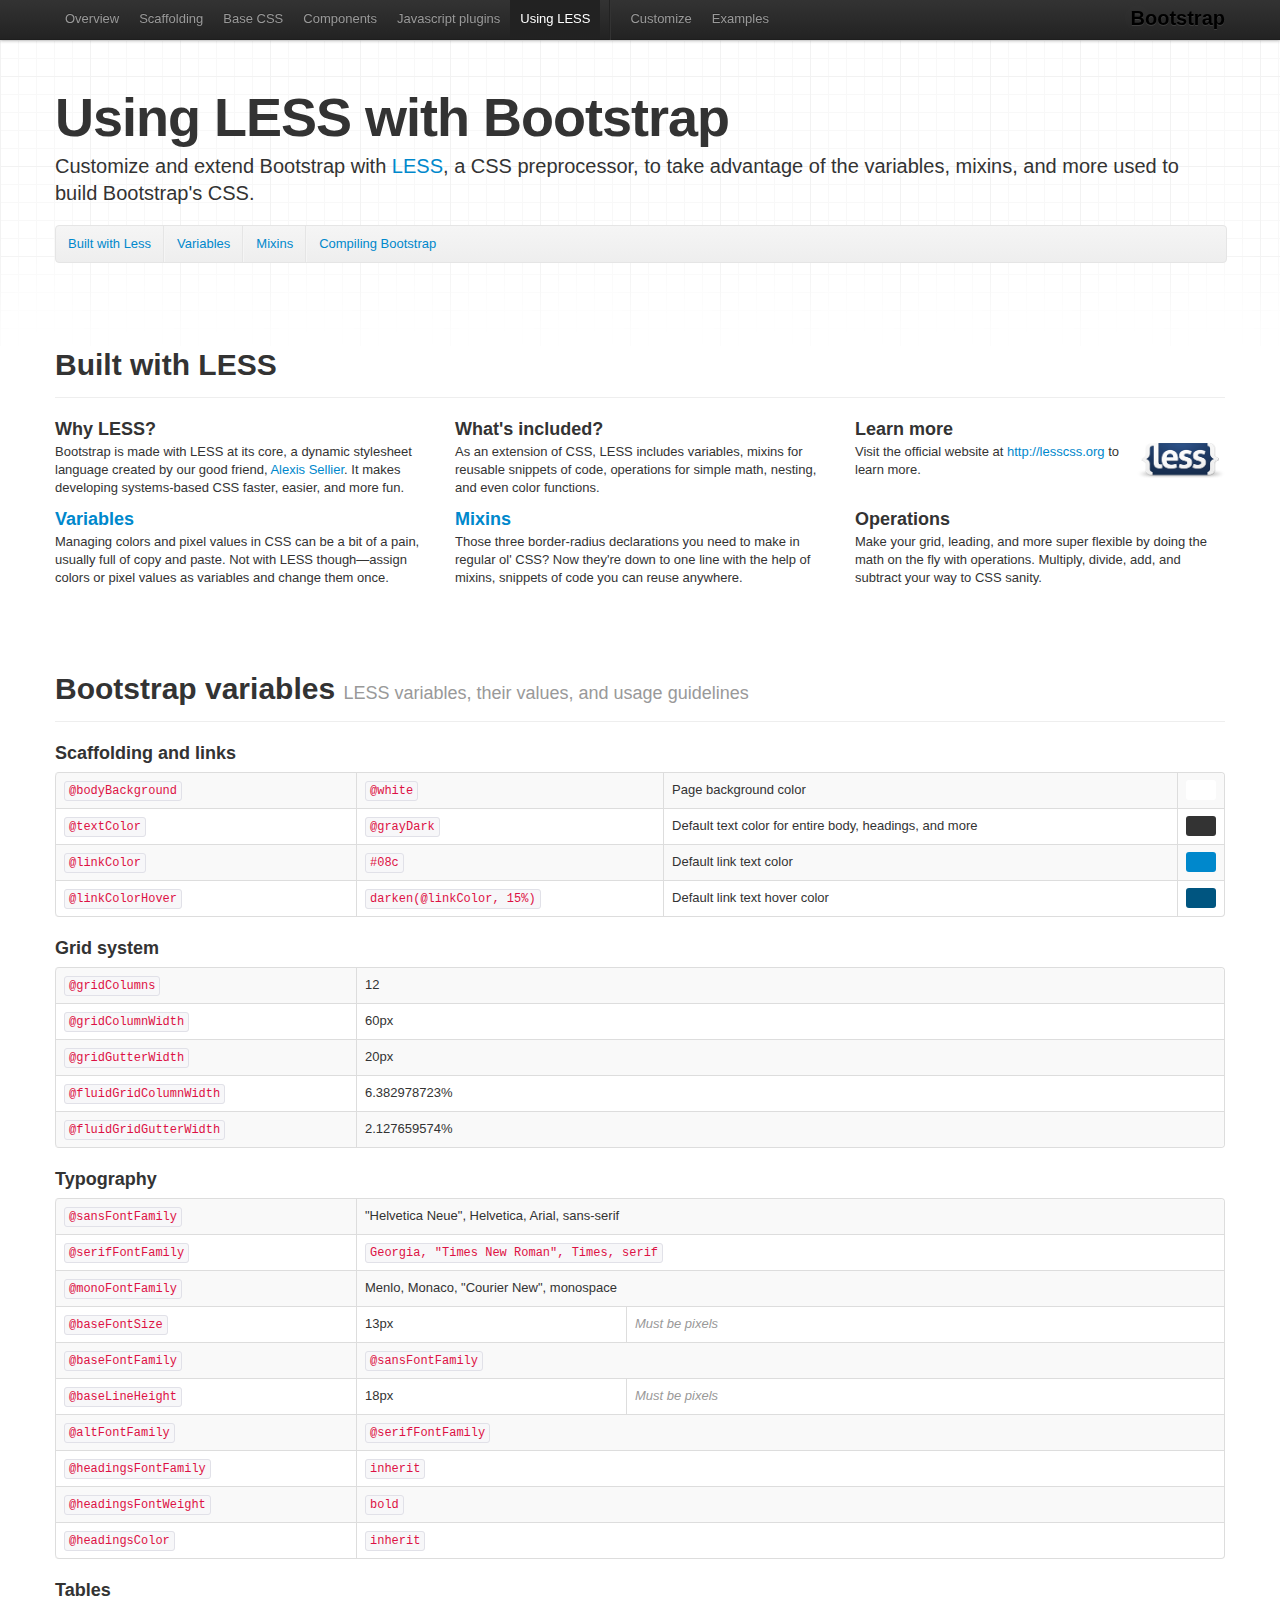
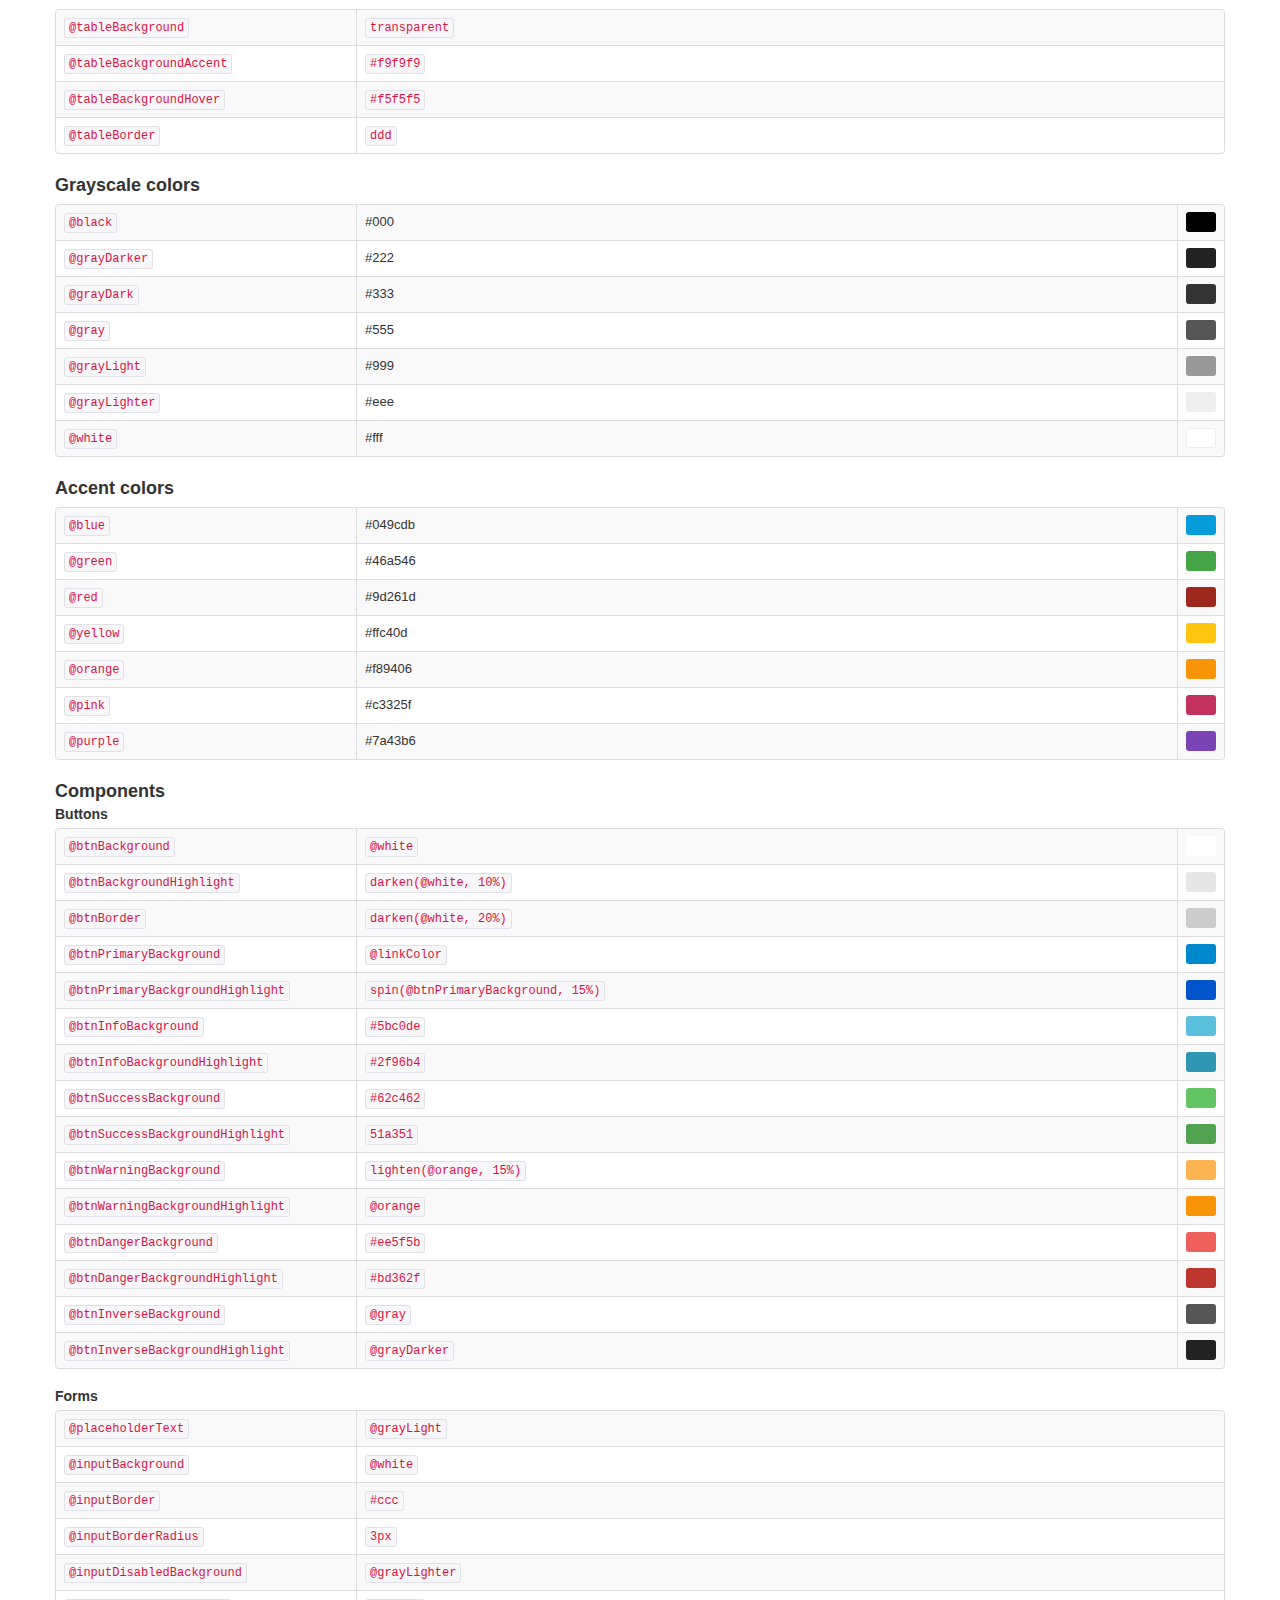
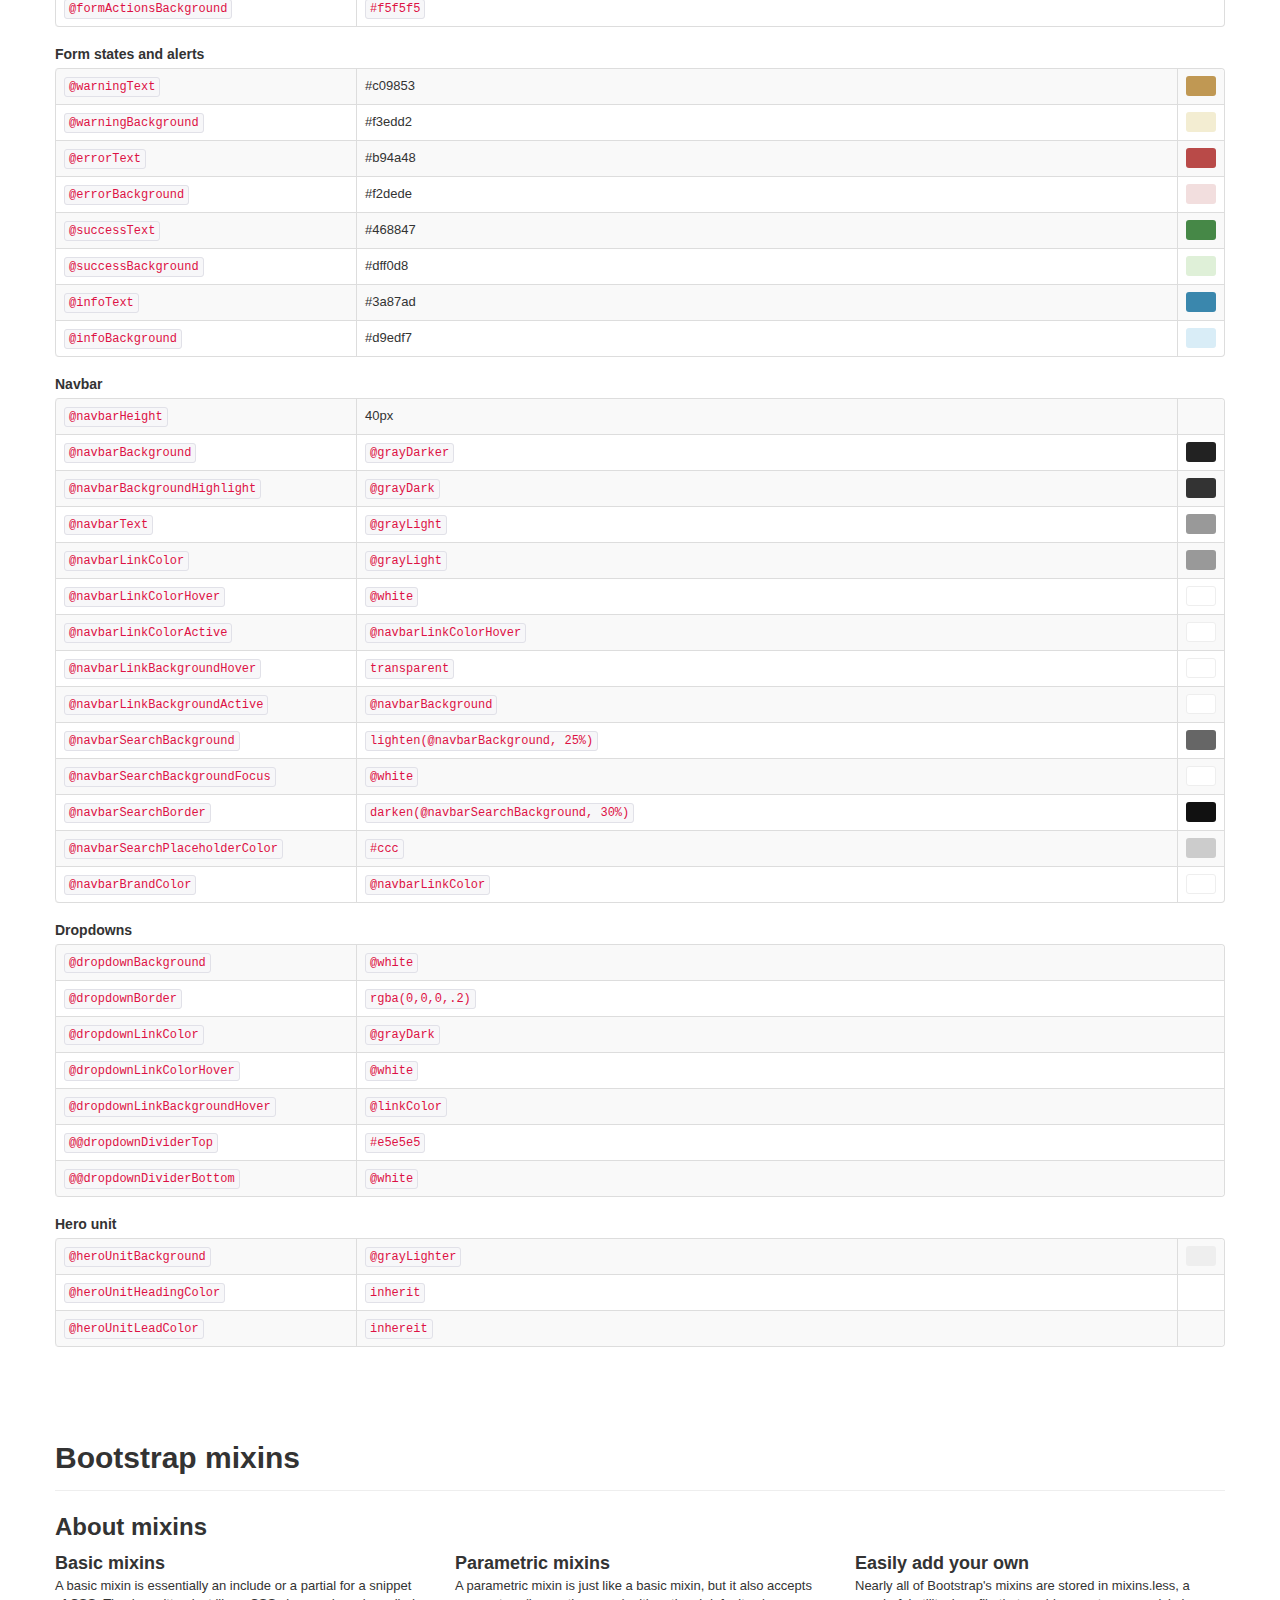
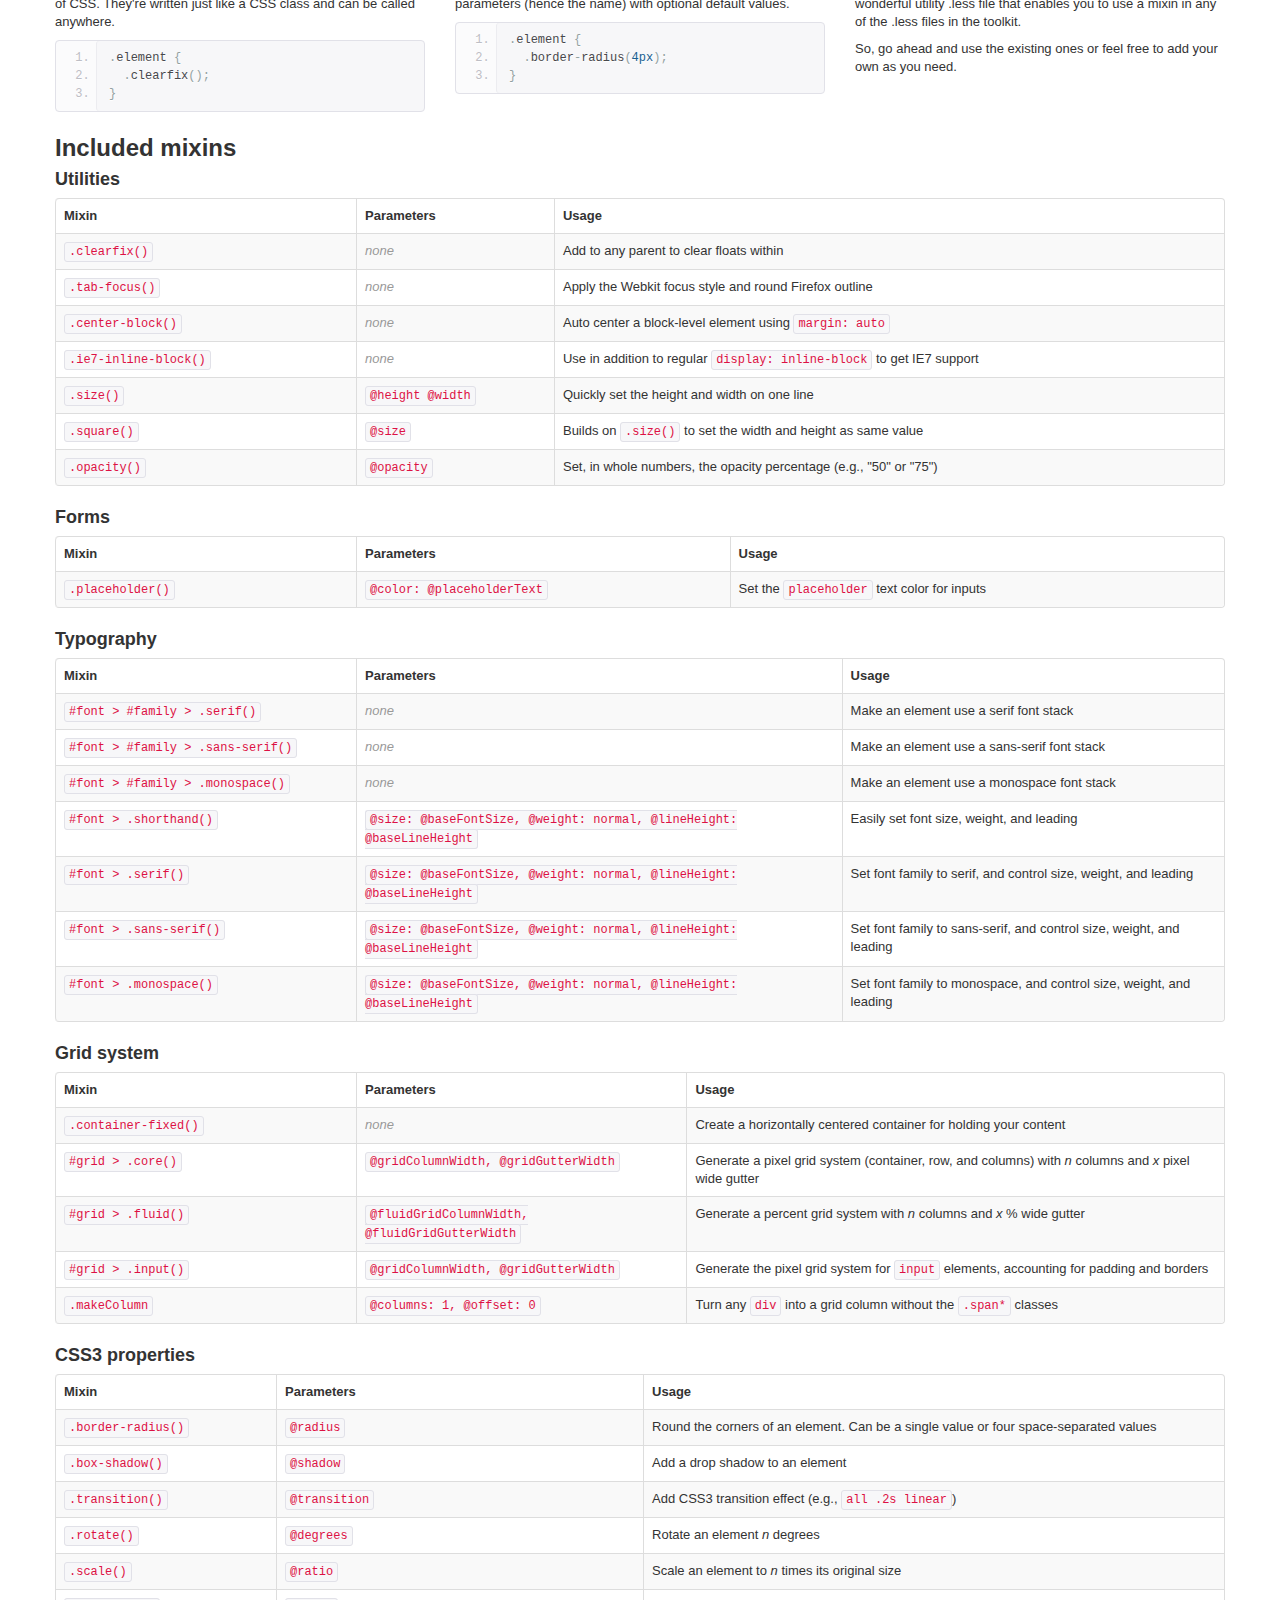
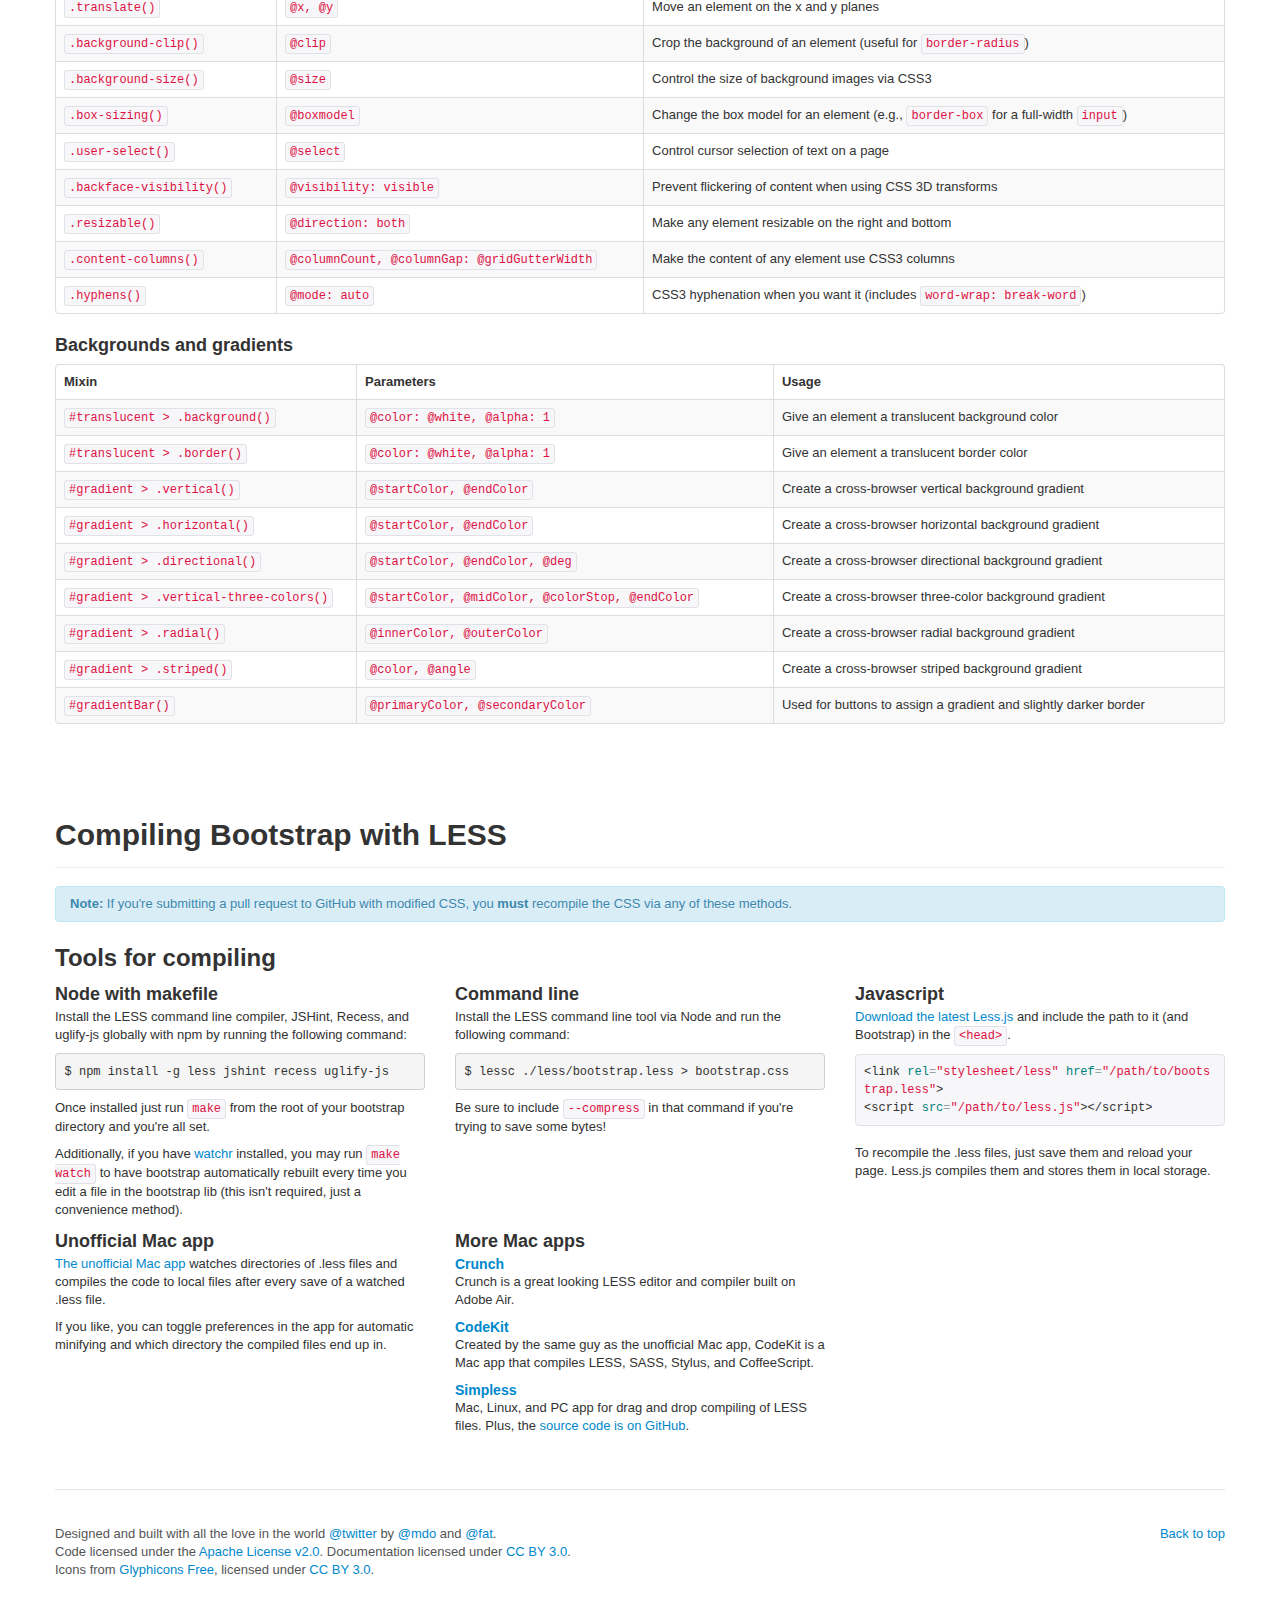
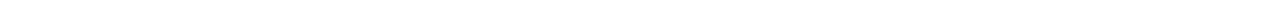
<file: docs/less.html>
<!DOCTYPE html>
<html lang="en">
  <head>
    <meta charset="utf-8">
    <title>Less · Twitter Bootstrap</title>
    <meta name="viewport" content="width=device-width, initial-scale=1.0">
    <meta name="description" content="">
    <meta name="author" content="">

    <!-- Le styles -->
    <link href="assets/css/bootstrap.css" rel="stylesheet">
    <link href="assets/css/bootstrap-responsive.css" rel="stylesheet">
    <link href="assets/css/docs.css" rel="stylesheet">
    <link href="assets/js/google-code-prettify/prettify.css" rel="stylesheet">

    <!-- Le HTML5 shim, for IE6-8 support of HTML5 elements -->
    <!--[if lt IE 9]>
      <script src="http://html5shim.googlecode.com/svn/trunk/html5.js"></script>
    <![endif]-->

    <!-- Le fav and touch icons -->
    <link rel="shortcut icon" href="assets/ico/favicon.ico">
    <link rel="apple-touch-icon-precomposed" sizes="144x144" href="assets/ico/apple-touch-icon-144-precomposed.png">
    <link rel="apple-touch-icon-precomposed" sizes="114x114" href="assets/ico/apple-touch-icon-114-precomposed.png">
    <link rel="apple-touch-icon-precomposed" sizes="72x72" href="assets/ico/apple-touch-icon-72-precomposed.png">
    <link rel="apple-touch-icon-precomposed" href="assets/ico/apple-touch-icon-57-precomposed.png">

  </head>

  <body data-spy="scroll" data-target=".subnav" data-offset="50">


  <!-- Navbar
    ================================================== -->
    <div class="navbar navbar-fixed-top">
      <div class="navbar-inner">
        <div class="container">
          <button type="button"class="btn btn-navbar" data-toggle="collapse" data-target=".nav-collapse">
            <span class="icon-bar"></span>
            <span class="icon-bar"></span>
            <span class="icon-bar"></span>
          </button>
          <a class="brand" href="./index.html">Bootstrap</a>
          <div class="nav-collapse collapse">
            <ul class="nav">
              <li class="">
                <a href="./index.html">Overview</a>
              </li>
              <li class="">
                <a href="./scaffolding.html">Scaffolding</a>
              </li>
              <li class="">
                <a href="./base-css.html">Base CSS</a>
              </li>
              <li class="">
                <a href="./components.html">Components</a>
              </li>
              <li class="">
                <a href="./javascript.html">Javascript plugins</a>
              </li>
              <li class="active">
                <a href="./less.html">Using LESS</a>
              </li>
              <li class="divider-vertical"></li>
              <li class="">
                <a href="./download.html">Customize</a>
              </li>
              <li class="">
                <a href="./examples.html">Examples</a>
              </li>
            </ul>
          </div>
        </div>
      </div>
    </div>

    <div class="container">

<!-- Masthead
================================================== -->
<header class="jumbotron subhead" id="overview">
  <h1>Using LESS with Bootstrap</h1>
  <p class="lead">Customize and extend Bootstrap with <a href="http://lesscss.org" target="_blank">LESS</a>, a CSS preprocessor, to take advantage of the variables, mixins, and more used to build Bootstrap's CSS.</p>
  <div class="subnav">
    <ul class="nav nav-pills">
      <li><a href="#builtWith">Built with Less</a></li>
      <li><a href="#variables">Variables</a></li>
      <li><a href="#mixins">Mixins</a></li>
      <li><a href="#compiling">Compiling Bootstrap</a></li>
    </ul>
  </div>
</header>



<!-- BUILT WITH LESS
================================================== -->
<section id="builtWith">
  <div class="page-header">
    <h1>Built with LESS</h1>
  </div>
  <div class="row">
    <div class="span4">
      <h3>Why LESS?</h3>
      <p>Bootstrap is made with LESS at its core, a dynamic stylesheet language created by our good friend, <a href="http://cloudhead.io">Alexis Sellier</a>. It makes developing systems-based CSS faster, easier, and more fun.</p>
    </div>
    <div class="span4">
      <h3>What's included?</h3>
      <p>As an extension of CSS, LESS includes variables, mixins for reusable snippets of code, operations for simple math, nesting, and even color functions.</p>
    </div>
    <div class="span4">
      <h3>Learn more</h3>
      <img style="float: right; height: 36px;" src="assets/img/less-logo-large.png" alt="LESS CSS">
      <p>Visit the official website at <a href="http://lesscss.org">http://lesscss.org</a> to learn more.</p>
    </div>
  </div>
  <div class="row">
    <div class="span4">
      <h3><a href="#variables">Variables</a></h3>
      <p>Managing colors and pixel values in CSS can be a bit of a pain, usually full of copy and paste. Not with LESS though&mdash;assign colors or pixel values as variables and change them once.</p>
    </div>
    <div class="span4">
      <h3><a href="#mixins">Mixins</a></h3>
      <p>Those three border-radius declarations you need to make in regular ol' CSS? Now they're down to one line with the help of mixins, snippets of code you can reuse anywhere.</p>
    </div>
    <div class="span4">
      <h3>Operations</h3>
      <p>Make your grid, leading, and more super flexible by doing the math on the fly with operations. Multiply, divide, add, and subtract your way to CSS sanity.</p>
    </div>
  </div>
</section>



<!-- VARIABLES
================================================== -->
<section id="variables">
  <div class="page-header">
    <h1>Bootstrap variables <small>LESS variables, their values, and usage guidelines</small></h1>
  </div>

  <h3>Scaffolding and links</h3>
  <table class="table table-bordered table-striped">
    <tbody>
      <tr>
        <td class="span4"><code>@bodyBackground</code></td>
        <td><code>@white</code></td>
        <td>Page background color</td>
        <td class="swatch-col"><span class="swatch" style="background-color: #fff;"></span></td>
      </tr>
      <tr>
        <td><code>@textColor</code></td>
        <td><code>@grayDark</code></td>
        <td>Default text color for entire body, headings, and more</td>
        <td class="swatch-col"><span class="swatch" style="background-color: #333;"></span></td>
      </tr>
      <tr>
        <td><code>@linkColor</code></td>
        <td><code>#08c</code></td>
        <td>Default link text color</td>
        <td class="swatch-col"><span class="swatch" style="background-color: #08c;"></span></td>
      </tr>
      <tr>
        <td><code>@linkColorHover</code></td>
        <td><code>darken(@linkColor, 15%)</code></td>
        <td>Default link text hover color</td>
        <td><span class="swatch" style="background-color: #005580;"></span></td>
      </tr>
    </tbody>
  </table>
  <h3>Grid system</h3>
  <table class="table table-bordered table-striped">
    <tbody>
      <tr>
        <td class="span4"><code>@gridColumns</code></td>
        <td>12</td>
      </tr>
      <tr>
        <td><code>@gridColumnWidth</code></td>
        <td>60px</td>
      </tr>
      <tr>
        <td><code>@gridGutterWidth</code></td>
        <td>20px</td>
      </tr>
      <tr>
        <td><code>@fluidGridColumnWidth</code></td>
        <td>6.382978723%</td>
      </tr>
      <tr>
        <td><code>@fluidGridGutterWidth</code></td>
        <td>2.127659574%</td>
      </tr>
    </tbody>
  </table>
  <h3>Typography</h3>
  <table class="table table-bordered table-striped">
    <tbody>
      <tr>
        <td class="span4"><code>@sansFontFamily</code></td>
        <td colspan="2">"Helvetica Neue", Helvetica, Arial, sans-serif</td>
      </tr>
      <tr>
        <td><code>@serifFontFamily</code></td>
        <td colspan="2"><code>Georgia, "Times New Roman", Times, serif</code></td>
      </tr>
      <tr>
        <td><code>@monoFontFamily</code></td>
        <td colspan="2">Menlo, Monaco, "Courier New", monospace</td>
      </tr>

      <tr>
        <td><code>@baseFontSize</code></td>
        <td>13px</td>
        <td><em class="muted">Must be pixels</em></td>
      </tr>
      <tr>
        <td><code>@baseFontFamily</code></td>
        <td colspan="2"><code>@sansFontFamily</code></td>
      </tr>
      <tr>
        <td><code>@baseLineHeight</code></td>
        <td>18px</td>
        <td><em class="muted">Must be pixels</em></td>
      </tr>
      <tr>
        <td><code>@altFontFamily</code></td>
        <td colspan="2"><code>@serifFontFamily</code></td>
      </tr>

      <tr>
        <td><code>@headingsFontFamily</code></td>
        <td colspan="2"><code>inherit</code></td>
      </tr>
      <tr>
        <td><code>@headingsFontWeight</code></td>
        <td colspan="2"><code>bold</code></td>
      </tr>
      <tr>
        <td><code>@headingsColor</code></td>
        <td colspan="2"><code>inherit</code></td>
      </tr>
    </tbody>
  </table>
  <h3>Tables</h3>
  <table class="table table-bordered table-striped">
    <tbody>
      <tr>
        <td class="span4"><code>@tableBackground</code></td>
        <td><code>transparent</code></td>
      </tr>
      <tr>
        <td><code>@tableBackgroundAccent</code></td>
        <td><code>#f9f9f9</code></td>
      </tr>
      <tr>
        <td><code>@tableBackgroundHover</code></td>
        <td><code>#f5f5f5</code></td>
      </tr>
      <tr>
        <td><code>@tableBorder</code></td>
        <td><code>ddd</code></td>
      </tr>
    </tbody>
  </table>

  <h3>Grayscale colors</h3>
  <table class="table table-bordered table-striped">
    <tbody>
      <tr>
        <td class="span4"><code>@black</code></td>
        <td>#000</td>
        <td class="swatch-col"><span class="swatch" style="background-color: #000;"></span></td>
      </tr>
      <tr>
        <td><code>@grayDarker</code></td>
        <td>#222</td>
        <td><span class="swatch" style="background-color: #222;"></span></td>
      </tr>
      <tr>
        <td><code>@grayDark</code></td>
        <td>#333</td>
        <td><span class="swatch" style="background-color: #333;"></span></td>
      </tr>
      <tr>
        <td><code>@gray</code></td>
        <td>#555</td>
        <td><span class="swatch" style="background-color: #555;"></span></td>
      </tr>
      <tr>
        <td><code>@grayLight</code></td>
        <td>#999</td>
        <td><span class="swatch" style="background-color: #999;"></span></td>
      </tr>
      <tr>
        <td><code>@grayLighter</code></td>
        <td>#eee</td>
        <td><span class="swatch" style="background-color: #eee;"></span></td>
      </tr>
      <tr>
        <td><code>@white</code></td>
        <td>#fff</td>
        <td><span class="swatch swatch-bordered" style="background-color: #fff;"></span></td>
      </tr>
    </tbody>
  </table>
  <h3>Accent colors</h3>
  <table class="table table-bordered table-striped">
    <tbody>
      <tr>
        <td class="span4"><code>@blue</code></td>
        <td>#049cdb</td>
        <td class="swatch-col"><span class="swatch" style="background-color: #049cdb;"></span></td>
      </tr>
      <tr>
        <td><code>@green</code></td>
        <td>#46a546</td>
        <td><span class="swatch" style="background-color: #46a546;"></span></td>
      </tr>
      <tr>
        <td><code>@red</code></td>
        <td>#9d261d</td>
        <td><span class="swatch" style="background-color: #9d261d;"></span></td>
      </tr>
      <tr>
        <td><code>@yellow</code></td>
        <td>#ffc40d</td>
        <td><span class="swatch" style="background-color: #ffc40d;"></span></td>
      </tr>
      <tr>
        <td><code>@orange</code></td>
        <td>#f89406</td>
        <td><span class="swatch" style="background-color: #f89406;"></span></td>
      </tr>
      <tr>
        <td><code>@pink</code></td>
        <td>#c3325f</td>
        <td><span class="swatch" style="background-color: #c3325f;"></span></td>
      </tr>
      <tr>
        <td><code>@purple</code></td>
        <td>#7a43b6</td>
        <td><span class="swatch" style="background-color: #7a43b6;"></span></td>
      </tr>
    </tbody>
  </table>


  <h3>Components</h3>

  <h4>Buttons</h4>
  <table class="table table-bordered table-striped">
    <tbody>
      <tr>
        <td class="span4"><code>@btnBackground</code></td>
        <td><code>@white</code></td>
        <td class="swatch-col"><span class="swatch" style="background-color: #fff;"></span></td>
      </tr>
      <tr>
        <td><code>@btnBackgroundHighlight</code></td>
        <td><code>darken(@white, 10%)</code></td>
        <td class="swatch-col"><span class="swatch" style="background-color: #e6e6e6;"></span></td>
      </tr>
      <tr>
        <td><code>@btnBorder</code></td>
        <td><code>darken(@white, 20%)</code></td>
        <td class="swatch-col"><span class="swatch" style="background-color: #ccc;"></span></td>
      </tr>

      <tr>
        <td><code>@btnPrimaryBackground</code></td>
        <td><code>@linkColor</code></td>
        <td class="swatch-col"><span class="swatch" style="background-color: #08c;"></span></td>
      </tr>
      <tr>
        <td><code>@btnPrimaryBackgroundHighlight</code></td>
        <td><code>spin(@btnPrimaryBackground, 15%)</code></td>
        <td class="swatch-col"><span class="swatch" style="background-color: #05c;"></span></td>
      </tr>

      <tr>
        <td><code>@btnInfoBackground</code></td>
        <td><code>#5bc0de</code></td>
        <td class="swatch-col"><span class="swatch" style="background-color: #5bc0de;"></span></td>
      </tr>
      <tr>
        <td><code>@btnInfoBackgroundHighlight</code></td>
        <td><code>#2f96b4</code></td>
        <td class="swatch-col"><span class="swatch" style="background-color: #2f96b4;"></span></td>
      </tr>

      <tr>
        <td><code>@btnSuccessBackground</code></td>
        <td><code>#62c462</code></td>
        <td class="swatch-col"><span class="swatch" style="background-color: #62c462;"></span></td>
      </tr>
      <tr>
        <td><code>@btnSuccessBackgroundHighlight</code></td>
        <td><code>51a351</code></td>
        <td class="swatch-col"><span class="swatch" style="background-color: #51a351;"></span></td>
      </tr>

      <tr>
        <td><code>@btnWarningBackground</code></td>
        <td><code>lighten(@orange, 15%)</code></td>
        <td class="swatch-col"><span class="swatch" style="background-color: #fbb450;"></span></td>
      </tr>
      <tr>
        <td><code>@btnWarningBackgroundHighlight</code></td>
        <td><code>@orange</code></td>
        <td class="swatch-col"><span class="swatch" style="background-color: #f89406;"></span></td>
      </tr>

      <tr>
        <td><code>@btnDangerBackground</code></td>
        <td><code>#ee5f5b</code></td>
        <td class="swatch-col"><span class="swatch" style="background-color: #ee5f5b;"></span></td>
      </tr>
      <tr>
        <td><code>@btnDangerBackgroundHighlight</code></td>
        <td><code>#bd362f</code></td>
        <td class="swatch-col"><span class="swatch" style="background-color: #bd362f;"></span></td>
      </tr>

      <tr>
        <td><code>@btnInverseBackground</code></td>
        <td><code>@gray</code></td>
        <td class="swatch-col"><span class="swatch" style="background-color: #555;"></span></td>
      </tr>
      <tr>
        <td><code>@btnInverseBackgroundHighlight</code></td>
        <td><code>@grayDarker</code></td>
        <td class="swatch-col"><span class="swatch" style="background-color: #222;"></span></td>
      </tr>
    </tbody>
  </table>
  <h4>Forms</h4>
  <table class="table table-bordered table-striped">
    <tbody>
      <tr>
        <td class="span4"><code>@placeholderText</code></td>
        <td><code>@grayLight</code></td>
      </tr>
      <tr>
        <td><code>@inputBackground</code></td>
        <td><code>@white</code></td>
      </tr>
      <tr>
        <td><code>@inputBorder</code></td>
        <td><code>#ccc</code></td>
      </tr>
      <tr>
        <td><code>@inputBorderRadius</code></td>
        <td><code>3px</code></td>
      </tr>
      <tr>
        <td><code>@inputDisabledBackground</code></td>
        <td><code>@grayLighter</code></td>
      </tr>
      <tr>
        <td><code>@formActionsBackground</code></td>
        <td><code>#f5f5f5</code></td>
      </tr>
    </tbody>
  </table>
  <h4>Form states and alerts</h4>
  <table class="table table-bordered table-striped">
    <tbody>
      <tr>
        <td class="span4"><code>@warningText</code></td>
        <td>#c09853</td>
        <td><span class="swatch" style="background-color: #c09853;"></span></td>
      </tr>
      <tr>
        <td><code>@warningBackground</code></td>
        <td>#f3edd2</td>
        <td class="swatch-col"><span class="swatch" style="background-color: #f3edd2;"></span></td>
      </tr>
      <tr>
        <td><code>@errorText</code></td>
        <td>#b94a48</td>
        <td><span class="swatch" style="background-color: #b94a48;"></span></td>
      </tr>
      <tr>
        <td><code>@errorBackground</code></td>
        <td>#f2dede</td>
        <td><span class="swatch" style="background-color: #f2dede;"></span></td>
      </tr>
      <tr>
        <td><code>@successText</code></td>
        <td>#468847</td>
        <td><span class="swatch" style="background-color: #468847;"></span></td>
      </tr>
      <tr>
        <td><code>@successBackground</code></td>
        <td>#dff0d8</td>
        <td><span class="swatch" style="background-color: #dff0d8;"></span></td>
      </tr>
      <tr>
        <td><code>@infoText</code></td>
        <td>#3a87ad</td>
        <td><span class="swatch" style="background-color: #3a87ad;"></span></td>
      </tr>
      <tr>
        <td><code>@infoBackground</code></td>
        <td>#d9edf7</td>
        <td><span class="swatch" style="background-color: #d9edf7;"></span></td>
      </tr>
    </tbody>
  </table>

  <h4>Navbar</h4>
  <table class="table table-bordered table-striped">
    <tbody>
      <tr>
        <td class="span4"><code>@navbarHeight</code></td>
        <td>40px</td>
        <td class="swatch-col"></td>
      </tr>
      <tr>
        <td><code>@navbarBackground</code></td>
        <td><code>@grayDarker</code></td>
        <td><span class="swatch" style="background-color: #222;"></span></td>
      </tr>
      <tr>
        <td><code>@navbarBackgroundHighlight</code></td>
        <td><code>@grayDark</code></td>
        <td><span class="swatch" style="background-color: #333;"></span></td>
      </tr>

      <tr>
        <td><code>@navbarText</code></td>
        <td><code>@grayLight</code></td>
        <td><span class="swatch" style="background-color: #999;"></span></td>
      </tr>
      <tr>
        <td><code>@navbarLinkColor</code></td>
        <td><code>@grayLight</code></td>
        <td><span class="swatch" style="background-color: #999;"></span></td>
      </tr>
      <tr>
        <td><code>@navbarLinkColorHover</code></td>
        <td><code>@white</code></td>
        <td><span class="swatch swatch-bordered" style="background-color: #fff;"></span></td>
      </tr>
      <tr>
        <td><code>@navbarLinkColorActive</code></td>
        <td><code>@navbarLinkColorHover</code></td>
        <td><span class="swatch swatch-bordered" style="background-color: #fff;"></span></td>
      </tr>
      <tr>
        <td><code>@navbarLinkBackgroundHover</code></td>
        <td><code>transparent</code></td>
        <td><span class="swatch swatch-bordered" style="background-color: transparent;"></span></td>
      </tr>
      <tr>
        <td><code>@navbarLinkBackgroundActive</code></td>
        <td><code>@navbarBackground</code></td>
        <td><span class="swatch swatch-bordered" style="background-color: #fff;"></span></td>
      </tr>

      <tr>
        <td><code>@navbarSearchBackground</code></td>
        <td><code>lighten(@navbarBackground, 25%)</code></td>
        <td><span class="swatch" style="background-color: #666;"></span></td>
      </tr>
      <tr>
        <td><code>@navbarSearchBackgroundFocus</code></td>
        <td><code>@white</code></td>
        <td><span class="swatch swatch-bordered" style="background-color: #fff;"></span></td>
      </tr>
      <tr>
        <td><code>@navbarSearchBorder</code></td>
        <td><code>darken(@navbarSearchBackground, 30%)</code></td>
        <td><span class="swatch" style="background-color: #111;"></span></td>
      </tr>
      <tr>
        <td><code>@navbarSearchPlaceholderColor</code></td>
        <td><code>#ccc</code></td>
        <td><span class="swatch" style="background-color: #ccc;"></span></td>
      </tr>
      <tr>
        <td><code>@navbarBrandColor</code></td>
        <td><code>@navbarLinkColor</code></td>
        <td><span class="swatch swatch-bordered" style="background-color: #fff;"></span></td>
      </tr>
    </tbody>
  </table>
  <h4>Dropdowns</h4>
  <table class="table table-bordered table-striped">
    <tbody>
      <tr>
        <td class="span4"><code>@dropdownBackground</code></td>
        <td><code>@white</code></td>
      </tr>
      <tr>
        <td><code>@dropdownBorder</code></td>
        <td><code>rgba(0,0,0,.2)</code></td>
      </tr>
      <tr>
        <td><code>@dropdownLinkColor</code></td>
        <td><code>@grayDark</code></td>
      </tr>
      <tr>
        <td><code>@dropdownLinkColorHover</code></td>
        <td><code>@white</code></td>
      </tr>
      <tr>
        <td><code>@dropdownLinkBackgroundHover</code></td>
        <td><code>@linkColor</code></td>
      </tr>
      <tr>
        <td><code>@@dropdownDividerTop</code></td>
        <td><code>#e5e5e5</code></td>
      </tr>
      <tr>
        <td><code>@@dropdownDividerBottom</code></td>
        <td><code>@white</code></td>
      </tr>
    </tbody>
  </table>
  <h4>Hero unit</h4>
  <table class="table table-bordered table-striped">
    <tbody>
      <tr>
        <td class="span4"><code>@heroUnitBackground</code></td>
        <td><code>@grayLighter</code></td>
        <td class="swatch-col"><span class="swatch" style="background-color: #eee;"></span></td>
      </tr>
      <tr>
        <td class="span2"><code>@heroUnitHeadingColor</code></td>
        <td><code>inherit</code></td>
        <td></td>
      </tr>
      <tr>
        <td><code>@heroUnitLeadColor</code></td>
        <td><code>inhereit</code></td>
        <td></td>
      </tr>
    </tbody>
  </table>


</section>



<!-- MIXINS
================================================== -->
<section id="mixins">
  <div class="page-header">
    <h1>Bootstrap mixins <small></small></h1>
  </div>
  <h2>About mixins</h2>
  <div class="row">
    <div class="span4">
      <h3>Basic mixins</h3>
      <p>A basic mixin is essentially an include or a partial for a snippet of CSS. They're written just like a CSS class and can be called anywhere.</p>
<pre class="prettyprint linenums">
.element {
  .clearfix();
}
</pre>
    </div><!-- /span4 -->
    <div class="span4">
      <h3>Parametric mixins</h3>
      <p>A parametric mixin is just like a basic mixin, but it also accepts parameters (hence the name) with optional default values.</p>
<pre class="prettyprint linenums">
.element {
  .border-radius(4px);
}
</pre>
    </div><!-- /span4 -->
    <div class="span4">
      <h3>Easily add your own</h3>
      <p>Nearly all of Bootstrap's mixins are stored in mixins.less, a wonderful utility .less file that enables you to use a mixin in any of the .less files in the toolkit.</p>
      <p>So, go ahead and use the existing ones or feel free to add your own as you need.</p>
    </div><!-- /span4 -->
  </div><!-- /row -->
  <h2>Included mixins</h2>
  <h3>Utilities</h3>
  <table class="table table-bordered table-striped">
    <thead>
      <tr>
        <th class="span4">Mixin</th>
        <th>Parameters</th>
        <th>Usage</th>
      </tr>
    </thead>
    <tbody>
      <tr>
        <td><code>.clearfix()</code></td>
        <td><em class="muted">none</em></td>
        <td>Add to any parent to clear floats within</td>
      </tr>
      <tr>
        <td><code>.tab-focus()</code></td>
        <td><em class="muted">none</em></td>
        <td>Apply the Webkit focus style and round Firefox outline</td>
      </tr>
      <tr>
        <td><code>.center-block()</code></td>
        <td><em class="muted">none</em></td>
        <td>Auto center a block-level element using <code>margin: auto</code></td>
      </tr>
      <tr>
        <td><code>.ie7-inline-block()</code></td>
        <td><em class="muted">none</em></td>
        <td>Use in addition to regular <code>display: inline-block</code> to get IE7 support</td>
      </tr>
      <tr>
        <td><code>.size()</code></td>
        <td><code>@height @width</code></td>
        <td>Quickly set the height and width on one line</td>
      </tr>
      <tr>
        <td><code>.square()</code></td>
        <td><code>@size</code></td>
        <td>Builds on <code>.size()</code> to set the width and height as same value</td>
      </tr>
      <tr>
        <td><code>.opacity()</code></td>
        <td><code>@opacity</code></td>
        <td>Set, in whole numbers, the opacity percentage (e.g., "50" or "75")</td>
      </tr>
    </tbody>
  </table>
  <h3>Forms</h3>
  <table class="table table-bordered table-striped">
    <thead>
      <tr>
        <th class="span4">Mixin</th>
        <th>Parameters</th>
        <th>Usage</th>
      </tr>
    </thead>
    <tbody>
      <tr>
        <td><code>.placeholder()</code></td>
        <td><code>@color: @placeholderText</code></td>
        <td>Set the <code>placeholder</code> text color for inputs</td>
      </tr>
    </tbody>
  </table>
  <h3>Typography</h3>
  <table class="table table-bordered table-striped">
    <thead>
      <tr>
        <th class="span4">Mixin</th>
        <th>Parameters</th>
        <th>Usage</th>
      </tr>
    </thead>
    <tbody>
      <tr>
        <td><code>#font > #family > .serif()</code></td>
        <td><em class="muted">none</em></td>
        <td>Make an element use a serif font stack</td>
      </tr>
      <tr>
        <td><code>#font > #family > .sans-serif()</code></td>
        <td><em class="muted">none</em></td>
        <td>Make an element use a sans-serif font stack</td>
      </tr>
      <tr>
        <td><code>#font > #family > .monospace()</code></td>
        <td><em class="muted">none</em></td>
        <td>Make an element use a monospace font stack</td>
      </tr>
      <tr>
        <td><code>#font > .shorthand()</code></td>
        <td><code>@size: @baseFontSize, @weight: normal, @lineHeight: @baseLineHeight</code></td>
        <td>Easily set font size, weight, and leading</td>
      </tr>
      <tr>
        <td><code>#font > .serif()</code></td>
        <td><code>@size: @baseFontSize, @weight: normal, @lineHeight: @baseLineHeight</code></td>
        <td>Set font family to serif, and control size, weight, and leading</td>
      </tr>
      <tr>
        <td><code>#font > .sans-serif()</code></td>
        <td><code>@size: @baseFontSize, @weight: normal, @lineHeight: @baseLineHeight</code></td>
        <td>Set font family to sans-serif, and control size, weight, and leading</td>
      </tr>
      <tr>
        <td><code>#font > .monospace()</code></td>
        <td><code>@size: @baseFontSize, @weight: normal, @lineHeight: @baseLineHeight</code></td>
        <td>Set font family to monospace, and control size, weight, and leading</td>
      </tr>
    </tbody>
  </table>
  <h3>Grid system</h3>
  <table class="table table-bordered table-striped">
    <thead>
      <tr>
        <th class="span4">Mixin</th>
        <th>Parameters</th>
        <th>Usage</th>
      </tr>
    </thead>
    <tbody>
      <tr>
        <td><code>.container-fixed()</code></td>
        <td><em class="muted">none</em></td>
        <td>Create a horizontally centered container for holding your content</td>
      </tr>
      <tr>
        <td><code>#grid > .core()</code></td>
        <td><code>@gridColumnWidth, @gridGutterWidth</code></td>
        <td>Generate a pixel grid system (container, row, and columns) with <em>n</em> columns and <em>x</em> pixel wide gutter</td>
      </tr>
      <tr>
        <td><code>#grid > .fluid()</code></td>
        <td><code>@fluidGridColumnWidth, @fluidGridGutterWidth</code></td>
        <td>Generate a percent grid system with <em>n</em> columns and <em>x</em> % wide gutter</td>
      </tr>
      <tr>
        <td><code>#grid > .input()</code></td>
        <td><code>@gridColumnWidth, @gridGutterWidth</code></td>
        <td>Generate the pixel grid system for <code>input</code> elements, accounting for padding and borders</td>
      </tr>
      <tr>
        <td><code>.makeColumn</code></td>
        <td><code>@columns: 1, @offset: 0</code></td>
        <td>Turn any <code>div</code> into a grid column without the <code>.span*</code> classes</td>
      </tr>
    </tbody>
  </table>
  <h3>CSS3 properties</h3>
  <table class="table table-bordered table-striped">
    <thead>
      <tr>
        <th class="span3">Mixin</th>
        <th>Parameters</th>
        <th>Usage</th>
      </tr>
    </thead>
    <tbody>
      <tr>
        <td><code>.border-radius()</code></td>
        <td><code>@radius</code></td>
        <td>Round the corners of an element. Can be a single value or four space-separated values</td>
      </tr>
      <tr>
        <td><code>.box-shadow()</code></td>
        <td><code>@shadow</code></td>
        <td>Add a drop shadow to an element</td>
      </tr>
      <tr>
        <td><code>.transition()</code></td>
        <td><code>@transition</code></td>
        <td>Add CSS3 transition effect (e.g., <code>all .2s linear</code>)</td>
      </tr>
      <tr>
        <td><code>.rotate()</code></td>
        <td><code>@degrees</code></td>
        <td>Rotate an element <em>n</em> degrees</td>
      </tr>
      <tr>
        <td><code>.scale()</code></td>
        <td><code>@ratio</code></td>
        <td>Scale an element to <em>n</em> times its original size</td>
      </tr>
      <tr>
        <td><code>.translate()</code></td>
        <td><code>@x, @y</code></td>
        <td>Move an element on the x and y planes</td>
      </tr>
      <tr>
        <td><code>.background-clip()</code></td>
        <td><code>@clip</code></td>
        <td>Crop the background of an element (useful for <code>border-radius</code>)</td>
      </tr>
      <tr>
        <td><code>.background-size()</code></td>
        <td><code>@size</code></td>
        <td>Control the size of background images via CSS3</td>
      </tr>
      <tr>
        <td><code>.box-sizing()</code></td>
        <td><code>@boxmodel</code></td>
        <td>Change the box model for an element (e.g., <code>border-box</code> for a full-width <code>input</code>)</td>
      </tr>
      <tr>
        <td><code>.user-select()</code></td>
        <td><code>@select</code></td>
        <td>Control cursor selection of text on a page</td>
      </tr>
      <tr>
        <td><code>.backface-visibility()</code></td>
        <td><code>@visibility: visible</code></td>
        <td>Prevent flickering of content when using CSS 3D transforms</td>
      </tr>
      <tr>
        <td><code>.resizable()</code></td>
        <td><code>@direction: both</code></td>
        <td>Make any element resizable on the right and bottom</td>
      </tr>
      <tr>
        <td><code>.content-columns()</code></td>
        <td><code>@columnCount, @columnGap: @gridGutterWidth</code></td>
        <td>Make the content of any element use CSS3 columns</td>
      </tr>
      <tr>
        <td><code>.hyphens()</code></td>
        <td><code>@mode: auto</code></td>
        <td>CSS3 hyphenation when you want it (includes <code>word-wrap: break-word</code>)</td>
      </tr>
    </tbody>
  </table>
  <h3>Backgrounds and gradients</h3>
  <table class="table table-bordered table-striped">
    <thead>
      <tr>
        <th class="span4">Mixin</th>
        <th>Parameters</th>
        <th>Usage</th>
      </tr>
    </thead>
    <tbody>
      <tr>
        <td><code>#translucent > .background()</code></td>
        <td><code>@color: @white, @alpha: 1</code></td>
        <td>Give an element a translucent background color</td>
      </tr>
      <tr>
        <td><code>#translucent > .border()</code></td>
        <td><code>@color: @white, @alpha: 1</code></td>
        <td>Give an element a translucent border color</td>
      </tr>
      <tr>
        <td><code>#gradient > .vertical()</code></td>
        <td><code>@startColor, @endColor</code></td>
        <td>Create a cross-browser vertical background gradient</td>
      </tr>
      <tr>
        <td><code>#gradient > .horizontal()</code></td>
        <td><code>@startColor, @endColor</code></td>
        <td>Create a cross-browser horizontal background gradient</td>
      </tr>
      <tr>
        <td><code>#gradient > .directional()</code></td>
        <td><code>@startColor, @endColor, @deg</code></td>
        <td>Create a cross-browser directional background gradient</td>
      </tr>
      <tr>
        <td><code>#gradient > .vertical-three-colors()</code></td>
        <td><code>@startColor, @midColor, @colorStop, @endColor</code></td>
        <td>Create a cross-browser three-color background gradient</td>
      </tr>
      <tr>
        <td><code>#gradient > .radial()</code></td>
        <td><code>@innerColor, @outerColor</code></td>
        <td>Create a cross-browser radial background gradient</td>
      </tr>
      <tr>
        <td><code>#gradient > .striped()</code></td>
        <td><code>@color, @angle</code></td>
        <td>Create a cross-browser striped background gradient</td>
      </tr>
      <tr>
        <td><code>#gradientBar()</code></td>
        <td><code>@primaryColor, @secondaryColor</code></td>
        <td>Used for buttons to assign a gradient and slightly darker border</td>
      </tr>
    </tbody>
  </table>
</section>



<!-- COMPILING LESS AND BOOTSTRAP
================================================== -->
<section id="compiling">
  <div class="page-header">
    <h1>Compiling Bootstrap with LESS</h1>
  </div>
  <div class="alert alert-info">
    <strong>Note:</strong> If you're submitting a pull request to GitHub with modified CSS, you <strong>must</strong> recompile the CSS via any of these methods.
  </div>
  <h2>Tools for compiling</h2>
  <div class="row">
    <div class="span4">
      <h3>Node with makefile</h3>
      <p>Install the LESS command line compiler, JSHint, Recess, and uglify-js globally with npm by running the following command:</p>
      <pre>$ npm install -g less jshint recess uglify-js</pre>
      <p>Once installed just run <code>make</code> from the root of your bootstrap directory and you're all set.</p>
      <p>Additionally, if you have <a href="https://github.com/mynyml/watchr">watchr</a> installed, you may run <code>make watch</code> to have bootstrap automatically rebuilt every time you edit a file in the bootstrap lib (this isn't required, just a convenience method).</p>
    </div><!-- /span4 -->
    <div class="span4">
      <h3>Command line</h3>
      <p>Install the LESS command line tool via Node and run the following command:</p>
        <pre>$ lessc ./less/bootstrap.less > bootstrap.css</pre>
      <p>Be sure to include <code>--compress</code> in that command if you're trying to save some bytes!</p>
    </div><!-- /span4 -->
    <div class="span4">
      <h3>Javascript</h3>
      <p><a href="http://lesscss.org/">Download the latest Less.js</a> and include the path to it (and Bootstrap) in the <code>&lt;head&gt;</code>.</p>
<pre class="prettyprint">
&lt;link rel="stylesheet/less" href="/path/to/bootstrap.less"&gt;
&lt;script src="/path/to/less.js"&gt;&lt;/script&gt;
</pre>
      <p>To recompile the .less files, just save them and reload your page. Less.js compiles them and stores them in local storage.</p>
    </div><!-- /span4 -->
  </div><!-- /row -->
  <div class="row">
    <div class="span4">
      <h3>Unofficial Mac app</h3>
      <p><a href="http://incident57.com/less/">The unofficial Mac app</a> watches directories of .less files and compiles the code to local files after every save of a watched .less file.</p>
      <p>If you like, you can toggle preferences in the app for automatic minifying and which directory the compiled files end up in.</p>
    </div><!-- /span4 -->
    <div class="span4">
      <h3>More Mac apps</h3>
      <h4><a href="http://crunchapp.net/" target="_blank">Crunch</a></h4>
      <p>Crunch is a great looking LESS editor and compiler built on Adobe Air.</p>
      <h4><a href="http://incident57.com/codekit/" target="_blank">CodeKit</a></h4>
      <p>Created by the same guy as the unofficial Mac app, CodeKit is a Mac app that compiles LESS, SASS, Stylus, and CoffeeScript.</p>
      <h4><a href="http://wearekiss.com/simpless" target="_blank">Simpless</a></h4>
      <p>Mac, Linux, and PC app for drag and drop compiling of LESS files. Plus, the <a href="https://github.com/Paratron/SimpLESS" target="_blank">source code is on GitHub</a>.</p>
    </div><!-- /span4 -->
  </div><!-- /row -->
</section>


     <!-- Footer
      ================================================== -->
      <footer class="footer">
        <p class="pull-right"><a href="#">Back to top</a></p>
        <p>Designed and built with all the love in the world <a href="http://twitter.com/twitter" target="_blank">@twitter</a> by <a href="http://twitter.com/mdo" target="_blank">@mdo</a> and <a href="http://twitter.com/fat" target="_blank">@fat</a>.</p>
        <p>Code licensed under the <a href="http://www.apache.org/licenses/LICENSE-2.0" target="_blank">Apache License v2.0</a>. Documentation licensed under <a href="http://creativecommons.org/licenses/by/3.0/">CC BY 3.0</a>.</p>
        <p>Icons from <a href="http://glyphicons.com">Glyphicons Free</a>, licensed under <a href="http://creativecommons.org/licenses/by/3.0/">CC BY 3.0</a>.</p>
      </footer>

    </div><!-- /container -->



    <!-- Le javascript
    ================================================== -->
    <!-- Placed at the end of the document so the pages load faster -->
    <script type="text/javascript" src="http://platform.twitter.com/widgets.js"></script>
    <script src="assets/js/jquery.js"></script>
    <script src="assets/js/google-code-prettify/prettify.js"></script>
    <script src="assets/js/bootstrap-transition.js"></script>
    <script src="assets/js/bootstrap-alert.js"></script>
    <script src="assets/js/bootstrap-modal.js"></script>
    <script src="assets/js/bootstrap-dropdown.js"></script>
    <script src="assets/js/bootstrap-scrollspy.js"></script>
    <script src="assets/js/bootstrap-tab.js"></script>
    <script src="assets/js/bootstrap-tooltip.js"></script>
    <script src="assets/js/bootstrap-popover.js"></script>
    <script src="assets/js/bootstrap-button.js"></script>
    <script src="assets/js/bootstrap-collapse.js"></script>
    <script src="assets/js/bootstrap-carousel.js"></script>
    <script src="assets/js/bootstrap-typeahead.js"></script>
    <script src="assets/js/application.js"></script>


  </body>
</html>
</file>
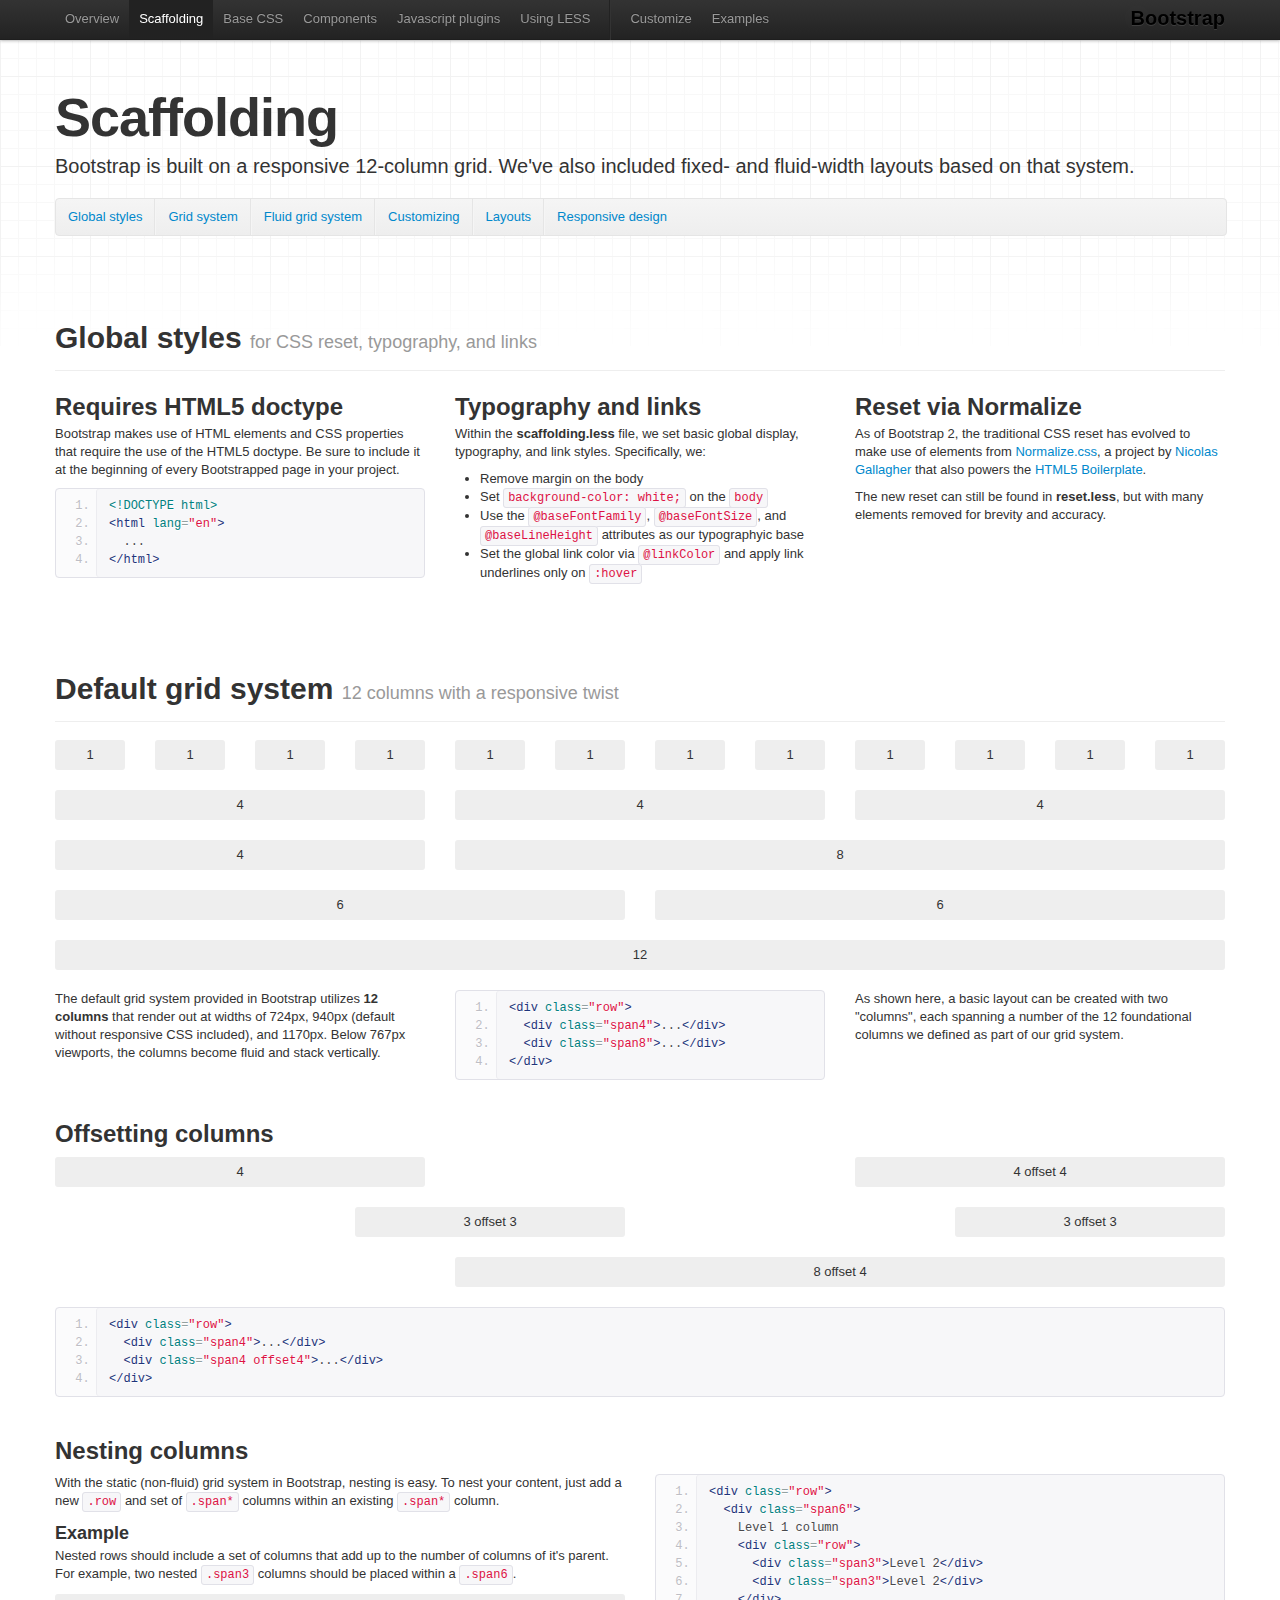
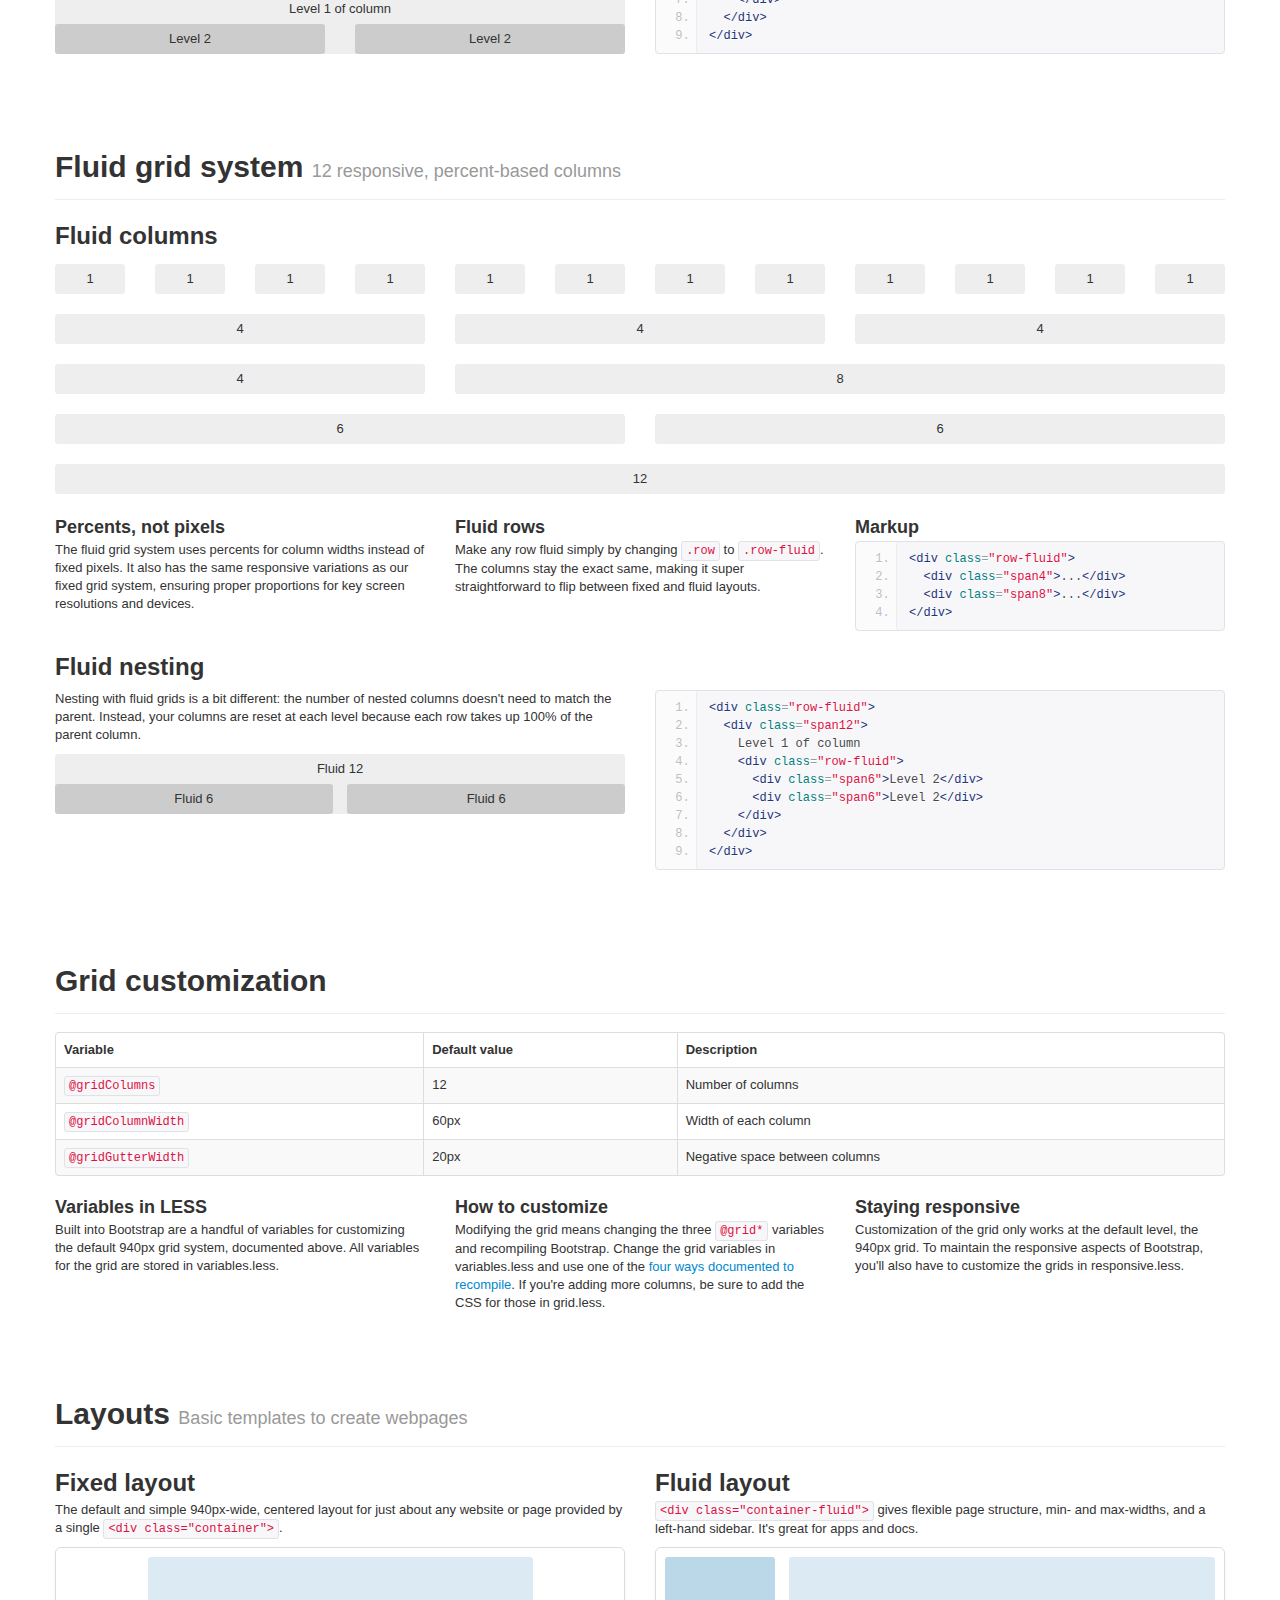
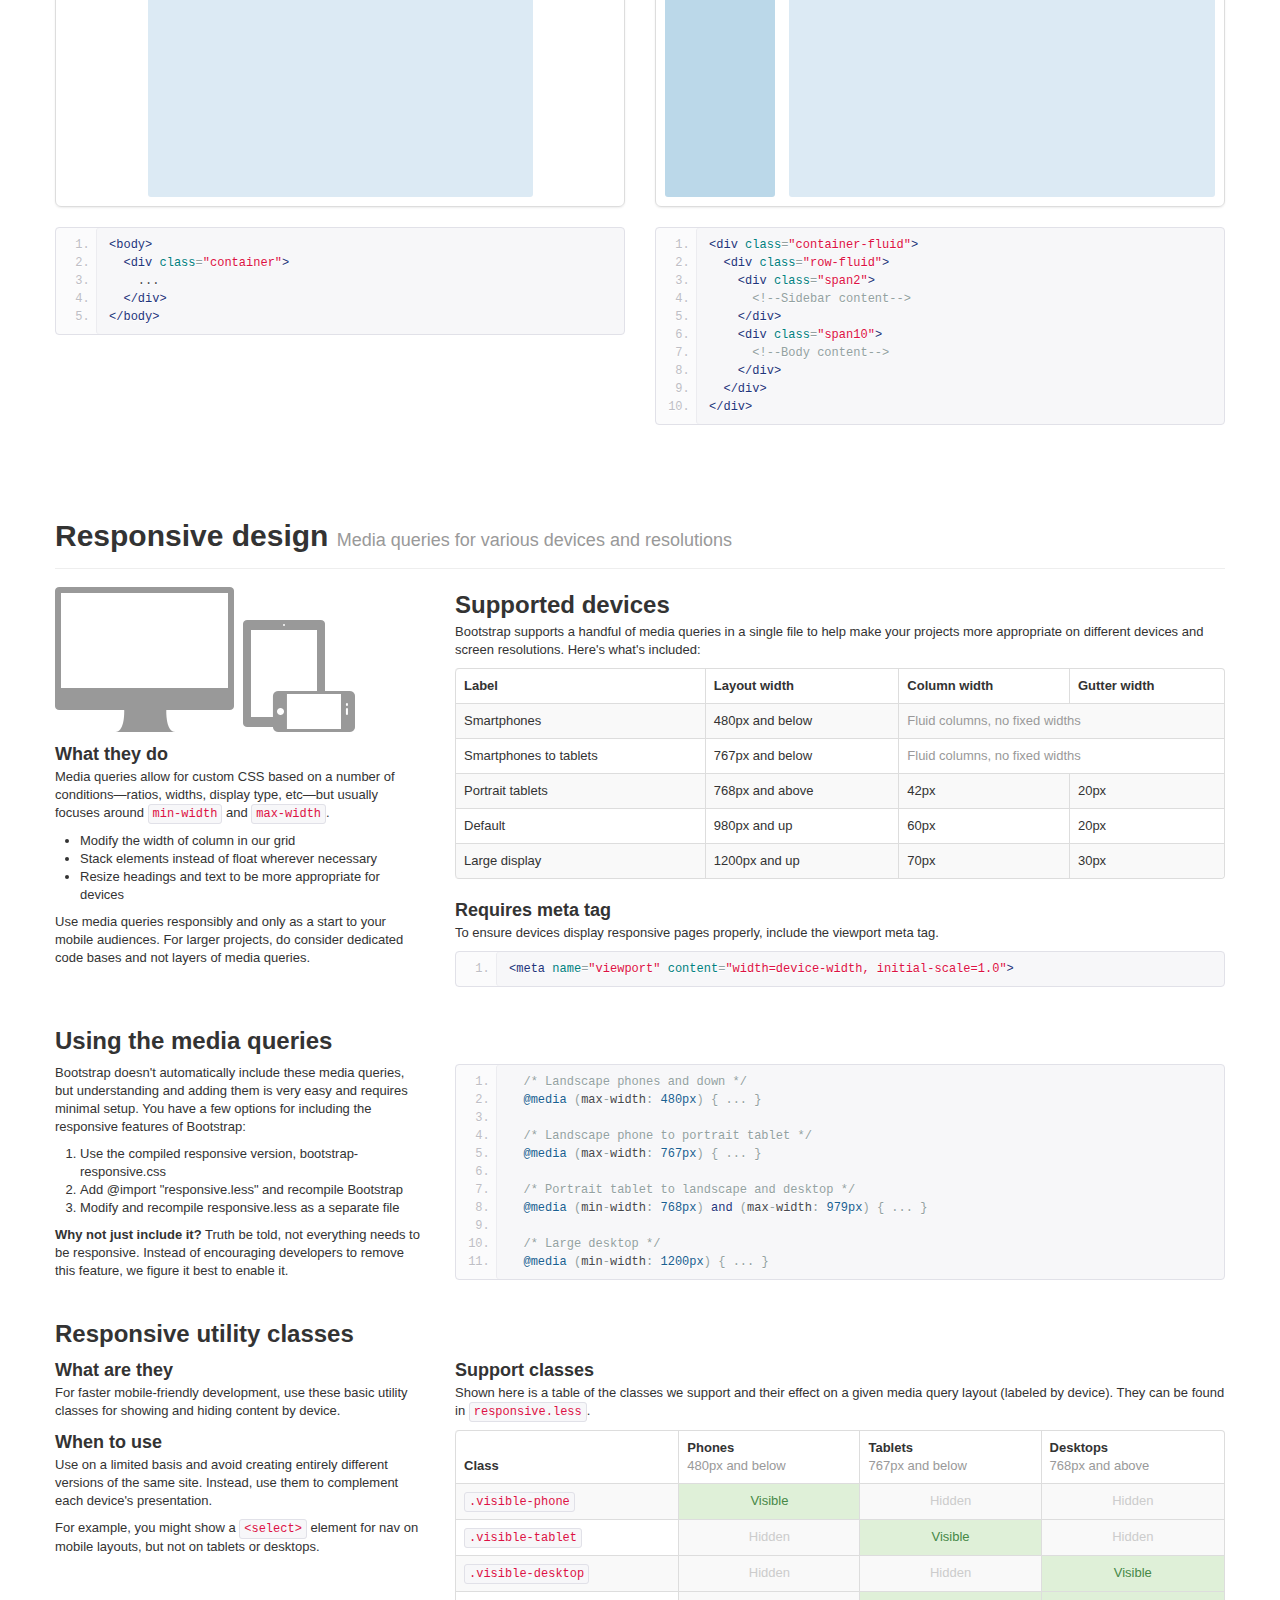
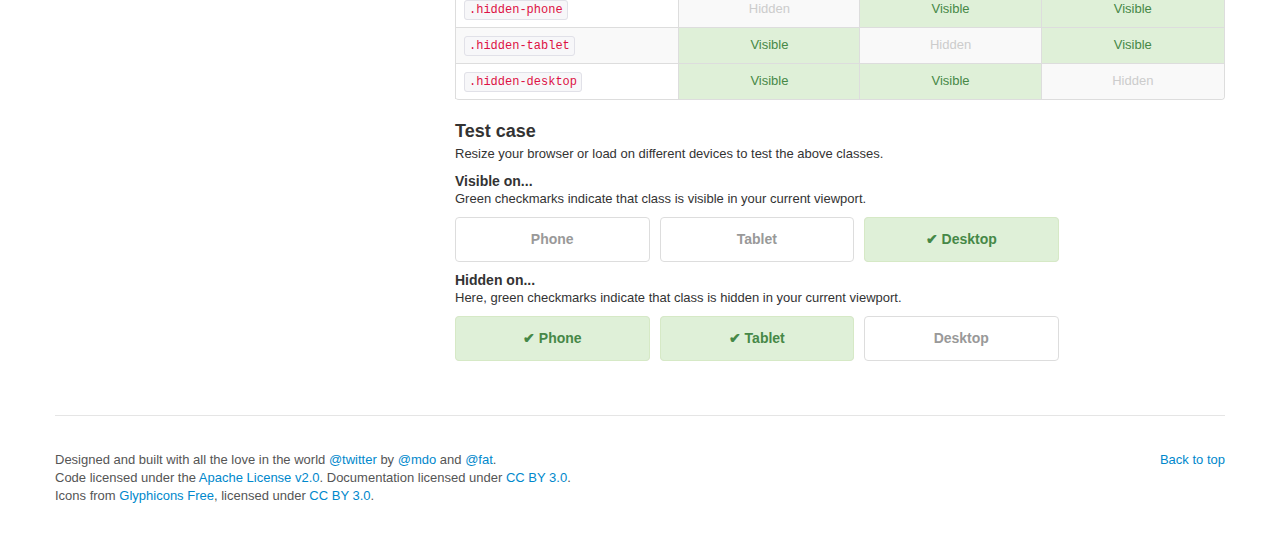
<file: docs/scaffolding.html>
<!DOCTYPE html>
<html lang="en">
  <head>
    <meta charset="utf-8">
    <title>Scaffolding · Twitter Bootstrap</title>
    <meta name="viewport" content="width=device-width, initial-scale=1.0">
    <meta name="description" content="">
    <meta name="author" content="">

    <!-- Le styles -->
    <link href="assets/css/bootstrap.css" rel="stylesheet">
    <link href="assets/css/bootstrap-responsive.css" rel="stylesheet">
    <link href="assets/css/docs.css" rel="stylesheet">
    <link href="assets/js/google-code-prettify/prettify.css" rel="stylesheet">

    <!-- Le HTML5 shim, for IE6-8 support of HTML5 elements -->
    <!--[if lt IE 9]>
      <script src="http://html5shim.googlecode.com/svn/trunk/html5.js"></script>
    <![endif]-->

    <!-- Le fav and touch icons -->
    <link rel="shortcut icon" href="assets/ico/favicon.ico">
    <link rel="apple-touch-icon-precomposed" sizes="144x144" href="assets/ico/apple-touch-icon-144-precomposed.png">
    <link rel="apple-touch-icon-precomposed" sizes="114x114" href="assets/ico/apple-touch-icon-114-precomposed.png">
    <link rel="apple-touch-icon-precomposed" sizes="72x72" href="assets/ico/apple-touch-icon-72-precomposed.png">
    <link rel="apple-touch-icon-precomposed" href="assets/ico/apple-touch-icon-57-precomposed.png">

  </head>

  <body data-spy="scroll" data-target=".subnav" data-offset="50">


  <!-- Navbar
    ================================================== -->
    <div class="navbar navbar-fixed-top">
      <div class="navbar-inner">
        <div class="container">
          <button type="button"class="btn btn-navbar" data-toggle="collapse" data-target=".nav-collapse">
            <span class="icon-bar"></span>
            <span class="icon-bar"></span>
            <span class="icon-bar"></span>
          </button>
          <a class="brand" href="./index.html">Bootstrap</a>
          <div class="nav-collapse collapse">
            <ul class="nav">
              <li class="">
                <a href="./index.html">Overview</a>
              </li>
              <li class="active">
                <a href="./scaffolding.html">Scaffolding</a>
              </li>
              <li class="">
                <a href="./base-css.html">Base CSS</a>
              </li>
              <li class="">
                <a href="./components.html">Components</a>
              </li>
              <li class="">
                <a href="./javascript.html">Javascript plugins</a>
              </li>
              <li class="">
                <a href="./less.html">Using LESS</a>
              </li>
              <li class="divider-vertical"></li>
              <li class="">
                <a href="./download.html">Customize</a>
              </li>
              <li class="">
                <a href="./examples.html">Examples</a>
              </li>
            </ul>
          </div>
        </div>
      </div>
    </div>

    <div class="container">

<!-- Masthead
================================================== -->
<header class="jumbotron subhead" id="overview">
  <h1>Scaffolding</h1>
  <p class="lead">Bootstrap is built on a responsive 12-column grid. We've also included fixed- and fluid-width layouts based on that system.</p>
  <div class="subnav">
    <ul class="nav nav-pills">
      <li><a href="#global">Global styles</a></li>
      <li><a href="#gridSystem">Grid system</a></li>
      <li><a href="#fluidGridSystem">Fluid grid system</a></li>
      <li><a href="#gridCustomization">Customizing</a></li>
      <li><a href="#layouts">Layouts</a></li>
      <li><a href="#responsive">Responsive design</a></li>
    </ul>
  </div>
</header>




<!-- Global Bootstrap settings
================================================== -->
<section id="global">
  <div class="page-header">
    <h1>Global styles <small>for CSS reset, typography, and links</small></h1>
  </div>
  <div class="row">
    <div class="span4">
      <h2>Requires HTML5 doctype</h2>
      <p>Bootstrap makes use of HTML elements and CSS properties that require the use of the HTML5 doctype. Be sure to include it at the beginning of every Bootstrapped page in your project.</p>
<pre class="prettyprint linenums">
&lt;!DOCTYPE html&gt;
&lt;html lang="en"&gt;
  ...
&lt;/html&gt;
</pre>
    </div><!-- /.span -->
    <div class="span4">
      <h2>Typography and links</h2>
      <p>Within the <strong>scaffolding.less</strong> file, we set basic global display, typography, and link styles. Specifically, we:</p>
      <ul>
        <li>Remove margin on the body</li>
        <li>Set <code>background-color: white;</code> on the <code>body</code></li>
        <li>Use the <code>@baseFontFamily</code>, <code>@baseFontSize</code>, and <code>@baseLineHeight</code> attributes as our typographyic base</li>
        <li>Set the global link color via <code>@linkColor</code> and apply link underlines only on <code>:hover</code></li>
      </ul>
    </div><!-- /.span -->
    <div class="span4">
      <h2>Reset via Normalize</h2>
      <p>As of Bootstrap 2, the traditional CSS reset has evolved to make use of elements from <a href="http://necolas.github.com/normalize.css/" target="_blank">Normalize.css</a>, a project by <a href="http://twitter.com/necolas" target="_blank">Nicolas Gallagher</a> that also powers the <a href="http://html5boilerplate.com" target="_blank">HTML5 Boilerplate</a>.</p>
      <p>The new reset can still be found in <strong>reset.less</strong>, but with many elements removed for brevity and accuracy.</p>
    </div><!-- /.span -->
  </div><!-- /.row -->
</section>




<!-- Grid system
================================================== -->
<section id="gridSystem">
  <div class="page-header">
    <h1>Default grid system <small>12 columns with a responsive twist</small></h1>
  </div>

  <div class="row show-grid">
    <div class="span1">1</div>
    <div class="span1">1</div>
    <div class="span1">1</div>
    <div class="span1">1</div>
    <div class="span1">1</div>
    <div class="span1">1</div>
    <div class="span1">1</div>
    <div class="span1">1</div>
    <div class="span1">1</div>
    <div class="span1">1</div>
    <div class="span1">1</div>
    <div class="span1">1</div>
  </div>
  <div class="row show-grid">
    <div class="span4">4</div>
    <div class="span4">4</div>
    <div class="span4">4</div>
  </div>
  <div class="row show-grid">
    <div class="span4">4</div>
    <div class="span8">8</div>
  </div>
  <div class="row show-grid">
    <div class="span6">6</div>
    <div class="span6">6</div>
  </div>
  <div class="row show-grid">
    <div class="span12">12</div>
  </div>
  <div class="row">
    <div class="span4">
      <p>The default grid system provided in Bootstrap utilizes <strong>12 columns</strong> that render out at widths of 724px, 940px (default without responsive CSS included), and 1170px. Below 767px viewports, the columns become fluid and stack vertically. </p>
    </div><!-- /.span -->
    <div class="span4">
<pre class="prettyprint linenums">
&lt;div class="row"&gt;
  &lt;div class="span4"&gt;...&lt;/div&gt;
  &lt;div class="span8"&gt;...&lt;/div&gt;
&lt;/div&gt;
</pre>
    </div><!-- /.span -->
    <div class="span4">
      <p>As shown here, a basic layout can be created with two "columns", each spanning a number of the 12 foundational columns we defined as part of our grid system.</p>
    </div><!-- /.span -->
  </div><!-- /.row -->

  <br>

  <h2>Offsetting columns</h2>
  <div class="row show-grid">
    <div class="span4">4</div>
    <div class="span4 offset4">4 offset 4</div>
  </div><!-- /row -->
  <div class="row show-grid">
    <div class="span3 offset3">3 offset 3</div>
    <div class="span3 offset3">3 offset 3</div>
  </div><!-- /row -->
  <div class="row show-grid">
    <div class="span8 offset4">8 offset 4</div>
  </div><!-- /row -->
<pre class="prettyprint linenums">
&lt;div class="row"&gt;
  &lt;div class="span4"&gt;...&lt;/div&gt;
  &lt;div class="span4 offset4"&gt;...&lt;/div&gt;
&lt;/div&gt;
</pre>

  <br>

  <h2>Nesting columns</h2>
  <div class="row">
    <div class="span6">
      <p>With the static (non-fluid) grid system in Bootstrap, nesting is easy. To nest your content, just add a new <code>.row</code> and set of <code>.span*</code> columns within an existing <code>.span*</code> column.</p>
      <h3>Example</h3>
      <p>Nested rows should include a set of columns that add up to the number of columns of it's parent. For example, two nested <code>.span3</code> columns should be placed within a <code>.span6</code>.</p>
      <div class="row show-grid">
        <div class="span6">
          Level 1 of column
          <div class="row show-grid">
            <div class="span3">
              Level 2
            </div>
            <div class="span3">
              Level 2
            </div>
          </div>
        </div>
      </div>
    </div><!-- /.span -->
    <div class="span6">
<pre class="prettyprint linenums">
&lt;div class="row"&gt;
  &lt;div class="span6"&gt;
    Level 1 column
    &lt;div class="row"&gt;
      &lt;div class="span3"&gt;Level 2&lt;/div&gt;
      &lt;div class="span3"&gt;Level 2&lt;/div&gt;
    &lt;/div&gt;
  &lt;/div&gt;
&lt;/div&gt;
</pre>
    </div><!-- /.span -->
  </div><!-- /.row -->
</section>



<!-- Fluid grid system
================================================== -->
<section id="fluidGridSystem">
  <div class="page-header">
    <h1>Fluid grid system <small>12 responsive, percent-based columns</small></h1>
  </div>

  <h2>Fluid columns</h2>
  <div class="row-fluid show-grid">
    <div class="span1">1</div>
    <div class="span1">1</div>
    <div class="span1">1</div>
    <div class="span1">1</div>
    <div class="span1">1</div>
    <div class="span1">1</div>
    <div class="span1">1</div>
    <div class="span1">1</div>
    <div class="span1">1</div>
    <div class="span1">1</div>
    <div class="span1">1</div>
    <div class="span1">1</div>
  </div>
  <div class="row-fluid show-grid">
    <div class="span4">4</div>
    <div class="span4">4</div>
    <div class="span4">4</div>
  </div>
  <div class="row-fluid show-grid">
    <div class="span4">4</div>
    <div class="span8">8</div>
  </div>
  <div class="row-fluid show-grid">
    <div class="span6">6</div>
    <div class="span6">6</div>
  </div>
  <div class="row-fluid show-grid">
    <div class="span12">12</div>
  </div>

  <div class="row">
    <div class="span4">
      <h3>Percents, not pixels</h3>
      <p>The fluid grid system uses percents for column widths instead of fixed pixels. It also has the same responsive variations as our fixed grid system, ensuring proper proportions for key screen resolutions and devices.</p>
    </div><!-- /.span -->
    <div class="span4">
      <h3>Fluid rows</h3>
      <p>Make any row fluid simply by changing <code>.row</code> to <code>.row-fluid</code>. The columns stay the exact same, making it super straightforward to flip between fixed and fluid layouts.</p>
    </div><!-- /.span -->
    <div class="span4">
      <h3>Markup</h3>
<pre class="prettyprint linenums">
&lt;div class="row-fluid"&gt;
  &lt;div class="span4"&gt;...&lt;/div&gt;
  &lt;div class="span8"&gt;...&lt;/div&gt;
&lt;/div&gt;
</pre>
    </div><!-- /.span -->
  </div><!-- /.row -->

  <h2>Fluid nesting</h2>
  <div class="row">
    <div class="span6">
      <p>Nesting with fluid grids is a bit different: the number of nested columns doesn't need to match the parent. Instead, your columns are reset at each level because each row takes up 100% of the parent column.</p>
      <div class="row-fluid show-grid">
        <div class="span12">
          Fluid 12
          <div class="row-fluid show-grid">
            <div class="span6">
              Fluid 6
            </div>
            <div class="span6">
              Fluid 6
            </div>
          </div>
        </div>
      </div>
    </div><!-- /.span -->
    <div class="span6">
<pre class="prettyprint linenums">
&lt;div class="row-fluid"&gt;
  &lt;div class="span12"&gt;
    Level 1 of column
    &lt;div class="row-fluid"&gt;
      &lt;div class="span6"&gt;Level 2&lt;/div&gt;
      &lt;div class="span6"&gt;Level 2&lt;/div&gt;
    &lt;/div&gt;
  &lt;/div&gt;
&lt;/div&gt;
</pre>
    </div><!-- /.span -->
  </div><!-- /.row -->

</section>



<!-- Customizaton
================================================== -->
<section id="gridCustomization">
  <div class="page-header">
    <h1>Grid customization</h1>
  </div>
  <table class="table table-bordered table-striped">
    <thead>
      <tr>
        <th>Variable</th>
        <th>Default value</th>
        <th>Description</th>
      </tr>
    </thead>
    <tbody>
      <tr>
        <td><code>@gridColumns</code></td>
        <td>12</td>
        <td>Number of columns</td>
      </tr>
      <tr>
        <td><code>@gridColumnWidth</code></td>
        <td>60px</td>
        <td>Width of each column</td>
      </tr>
      <tr>
        <td><code>@gridGutterWidth</code></td>
        <td>20px</td>
        <td>Negative space between columns</td>
      </tr>
    </tbody>
  </table>
  <div class="row">
    <div class="span4">
      <h3>Variables in LESS</h3>
      <p>Built into Bootstrap are a handful of variables for customizing the default 940px grid system, documented above. All variables for the grid are stored in variables.less.</p>
    </div><!-- /.span -->
    <div class="span4">
      <h3>How to customize</h3>
      <p>Modifying the grid means changing the three <code>@grid*</code> variables and recompiling Bootstrap. Change the grid variables in variables.less and use one of the <a href="less.html#compiling">four ways documented to recompile</a>. If you're adding more columns, be sure to add the CSS for those in grid.less.</p>
    </div><!-- /.span -->
    <div class="span4">
      <h3>Staying responsive</h3>
      <p>Customization of the grid only works at the default level, the 940px grid. To maintain the responsive aspects of Bootstrap, you'll also have to customize the grids in responsive.less.</p>
    </div><!-- /.span -->
  </div><!-- /.row -->

</section>



<!-- Layouts (Default and fluid)
================================================== -->
<section id="layouts">
  <div class="page-header">
    <h1>Layouts <small>Basic templates to create webpages</small></h1>
  </div>

  <div class="row">
    <div class="span6">
      <h2>Fixed layout</h2>
      <p>The default and simple 940px-wide, centered layout for just about any website or page provided by a single <code>&lt;div class="container"&gt;</code>.</p>
      <div class="mini-layout">
        <div class="mini-layout-body"></div>
      </div>
<pre class="prettyprint linenums">
&lt;body&gt;
  &lt;div class="container"&gt;
    ...
  &lt;/div&gt;
&lt;/body&gt;
</pre>
    </div><!-- /.span -->
    <div class="span6">
      <h2>Fluid layout</h2>
      <p><code>&lt;div class="container-fluid"&gt;</code> gives flexible page structure, min- and max-widths, and a left-hand sidebar. It's great for apps and docs.</p>
      <div class="mini-layout fluid">
        <div class="mini-layout-sidebar"></div>
        <div class="mini-layout-body"></div>
      </div>
<pre class="prettyprint linenums">
&lt;div class="container-fluid"&gt;
  &lt;div class="row-fluid"&gt;
    &lt;div class="span2"&gt;
      &lt;!--Sidebar content--&gt;
    &lt;/div&gt;
    &lt;div class="span10"&gt;
      &lt;!--Body content--&gt;
    &lt;/div&gt;
  &lt;/div&gt;
&lt;/div&gt;
</pre>
    </div><!-- /.span -->
  </div><!-- /.row -->
</section>




<!-- Responsive design
================================================== -->
<section id="responsive">
  <div class="page-header">
    <h1>Responsive design <small>Media queries for various devices and resolutions</small></h1>
  </div>
  <!-- Supported devices -->
  <div class="row">
    <div class="span4">
      <p><img src="assets/img/responsive-illustrations.png" alt="Responsive devices"></p>
      <h3>What they do</h3>
      <p>Media queries allow for custom CSS based on a number of conditions&mdash;ratios, widths, display type, etc&mdash;but usually focuses around <code>min-width</code> and <code>max-width</code>.</p>
      <ul>
        <li>Modify the width of column in our grid</li>
        <li>Stack elements instead of float wherever necessary</li>
        <li>Resize headings and text to be more appropriate for devices</li>
      </ul>
      <p>Use media queries responsibly and only as a start to your mobile audiences. For larger projects, do consider dedicated code bases and not layers of media queries.</p>
    </div><!-- /.span -->
    <div class="span8">
      <h2>Supported devices</h2>
      <p>Bootstrap supports a handful of media queries in a single file to help make your projects more appropriate on different devices and screen resolutions. Here's what's included:</p>
      <table class="table table-bordered table-striped">
        <thead>
          <tr>
            <th>Label</th>
            <th>Layout width</th>
            <th>Column width</th>
            <th>Gutter width</th>
          </tr>
        </thead>
        <tbody>
          <tr>
            <td>Smartphones</td>
            <td>480px and below</td>
            <td class="muted" colspan="2">Fluid columns, no fixed widths</td>
          </tr>
          <tr>
            <td>Smartphones to tablets</td>
            <td>767px and below</td>
            <td class="muted" colspan="2">Fluid columns, no fixed widths</td>
          </tr>
          <tr>
            <td>Portrait tablets</td>
            <td>768px and above</td>
            <td>42px</td>
            <td>20px</td>
          </tr>
          <tr>
            <td>Default</td>
            <td>980px and up</td>
            <td>60px</td>
            <td>20px</td>
          </tr>
          <tr>
            <td>Large display</td>
            <td>1200px and up</td>
            <td>70px</td>
            <td>30px</td>
          </tr>
        </tbody>
      </table>

      <h3>Requires meta tag</h3>
      <p>To ensure devices display responsive pages properly, include the viewport meta tag.</p>
      <pre class="prettyprint linenums">&lt;meta name="viewport" content="width=device-width, initial-scale=1.0"&gt;</pre>
    </div><!-- /.span -->
  </div><!-- /.row -->

  <br>

  <!-- Media query code -->
  <h2>Using the media queries</h2>
  <div class="row">
    <div class="span4">
      <p>Bootstrap doesn't automatically include these media queries, but understanding and adding them is very easy and requires minimal setup. You have a few options for including the responsive features of Bootstrap:</p>
      <ol>
        <li>Use the compiled responsive version, bootstrap-responsive.css</li>
        <li>Add @import "responsive.less" and recompile Bootstrap</li>
        <li>Modify and recompile responsive.less as a separate file</li>
      </ol>
      <p><strong>Why not just include it?</strong> Truth be told, not everything needs to be responsive. Instead of encouraging developers to remove this feature, we figure it best to enable it.</p>
    </div><!-- /.span -->
    <div class="span8">
<pre class="prettyprint linenums">
  /* Landscape phones and down */
  @media (max-width: 480px) { ... }

  /* Landscape phone to portrait tablet */
  @media (max-width: 767px) { ... }

  /* Portrait tablet to landscape and desktop */
  @media (min-width: 768px) and (max-width: 979px) { ... }

  /* Large desktop */
  @media (min-width: 1200px) { ... }
</pre>
    </div><!-- /.span -->
  </div><!-- /.row -->
  <br>

  <!-- Responsive utility classes -->
  <h2>Responsive utility classes</h2>
  <div class="row">
    <div class="span4">
      <h3>What are they</h2>
      <p>For faster mobile-friendly development, use these basic utility classes for showing and hiding content by device.</p>
      <h3>When to use</h2>
      <p>Use on a limited basis and avoid creating entirely different versions of the same site. Instead, use them to complement each device's presentation.</p>
      <p>For example, you might show a <code>&lt;select&gt;</code> element for nav on mobile layouts, but not on tablets or desktops.</p>
    </div><!-- /.span -->
    <div class="span8">
      <h3>Support classes</h3>
      <p>Shown here is a table of the classes we support and their effect on a given media query layout (labeled by device). They can be found in <code>responsive.less</code>.</p>
      <table class="table table-bordered table-striped responsive-utilities">
        <thead>
          <tr>
            <th>Class</th>
            <th>Phones <small>480px and below</small></th>
            <th>Tablets <small>767px and below</small></th>
            <th>Desktops <small>768px and above</small></th>
          </tr>
        </thead>
        <tbody>
          <tr>
            <th><code>.visible-phone</code></th>
            <td class="is-visible">Visible</td>
            <td class="is-hidden">Hidden</td>
            <td class="is-hidden">Hidden</td>
          </tr>
          <tr>
            <th><code>.visible-tablet</code></th>
            <td class="is-hidden">Hidden</td>
            <td class="is-visible">Visible</td>
            <td class="is-hidden">Hidden</td>
          </tr>
          <tr>
            <th><code>.visible-desktop</code></th>
            <td class="is-hidden">Hidden</td>
            <td class="is-hidden">Hidden</td>
            <td class="is-visible">Visible</td>
          </tr>
          <tr>
            <th><code>.hidden-phone</code></th>
            <td class="is-hidden">Hidden</td>
            <td class="is-visible">Visible</td>
            <td class="is-visible">Visible</td>
          </tr>
          <tr>
            <th><code>.hidden-tablet</code></th>
            <td class="is-visible">Visible</td>
            <td class="is-hidden">Hidden</td>
            <td class="is-visible">Visible</td>
          </tr>
          <tr>
            <th><code>.hidden-desktop</code></th>
            <td class="is-visible">Visible</td>
            <td class="is-visible">Visible</td>
            <td class="is-hidden">Hidden</td>
          </tr>
        </tbody>
      </table>
      <h3>Test case</h3>
      <p>Resize your browser or load on different devices to test the above classes.</p>
      <h4>Visible on...</h4>
      <p>Green checkmarks indicate that class is visible in your current viewport.</p>
      <ul class="responsive-utilities-test">
        <li>Phone<span class="visible-phone">&#10004; Phone</span></li>
        <li>Tablet<span class="visible-tablet">&#10004; Tablet</span></li>
        <li>Desktop<span class="visible-desktop">&#10004; Desktop</span></li>
      </ul>
      <h4>Hidden on...</h4>
      <p>Here, green checkmarks indicate that class is hidden in your current viewport.</p>
      <ul class="responsive-utilities-test hidden-on">
        <li>Phone<span class="hidden-phone">&#10004; Phone</span></li>
        <li>Tablet<span class="hidden-tablet">&#10004; Tablet</span></li>
        <li>Desktop<span class="hidden-desktop">&#10004; Desktop</span></li>
      </ul>
    </div><!-- /.span -->
  </div><!-- /.row -->


  <div class="row">
    <div class="span4">
    </div><!-- /.span -->
  </div><!-- /.row -->
</section>


     <!-- Footer
      ================================================== -->
      <footer class="footer">
        <p class="pull-right"><a href="#">Back to top</a></p>
        <p>Designed and built with all the love in the world <a href="http://twitter.com/twitter" target="_blank">@twitter</a> by <a href="http://twitter.com/mdo" target="_blank">@mdo</a> and <a href="http://twitter.com/fat" target="_blank">@fat</a>.</p>
        <p>Code licensed under the <a href="http://www.apache.org/licenses/LICENSE-2.0" target="_blank">Apache License v2.0</a>. Documentation licensed under <a href="http://creativecommons.org/licenses/by/3.0/">CC BY 3.0</a>.</p>
        <p>Icons from <a href="http://glyphicons.com">Glyphicons Free</a>, licensed under <a href="http://creativecommons.org/licenses/by/3.0/">CC BY 3.0</a>.</p>
      </footer>

    </div><!-- /container -->



    <!-- Le javascript
    ================================================== -->
    <!-- Placed at the end of the document so the pages load faster -->
    <script type="text/javascript" src="http://platform.twitter.com/widgets.js"></script>
    <script src="assets/js/jquery.js"></script>
    <script src="assets/js/google-code-prettify/prettify.js"></script>
    <script src="assets/js/bootstrap-transition.js"></script>
    <script src="assets/js/bootstrap-alert.js"></script>
    <script src="assets/js/bootstrap-modal.js"></script>
    <script src="assets/js/bootstrap-dropdown.js"></script>
    <script src="assets/js/bootstrap-scrollspy.js"></script>
    <script src="assets/js/bootstrap-tab.js"></script>
    <script src="assets/js/bootstrap-tooltip.js"></script>
    <script src="assets/js/bootstrap-popover.js"></script>
    <script src="assets/js/bootstrap-button.js"></script>
    <script src="assets/js/bootstrap-collapse.js"></script>
    <script src="assets/js/bootstrap-carousel.js"></script>
    <script src="assets/js/bootstrap-typeahead.js"></script>
    <script src="assets/js/application.js"></script>


  </body>
</html>
</file>
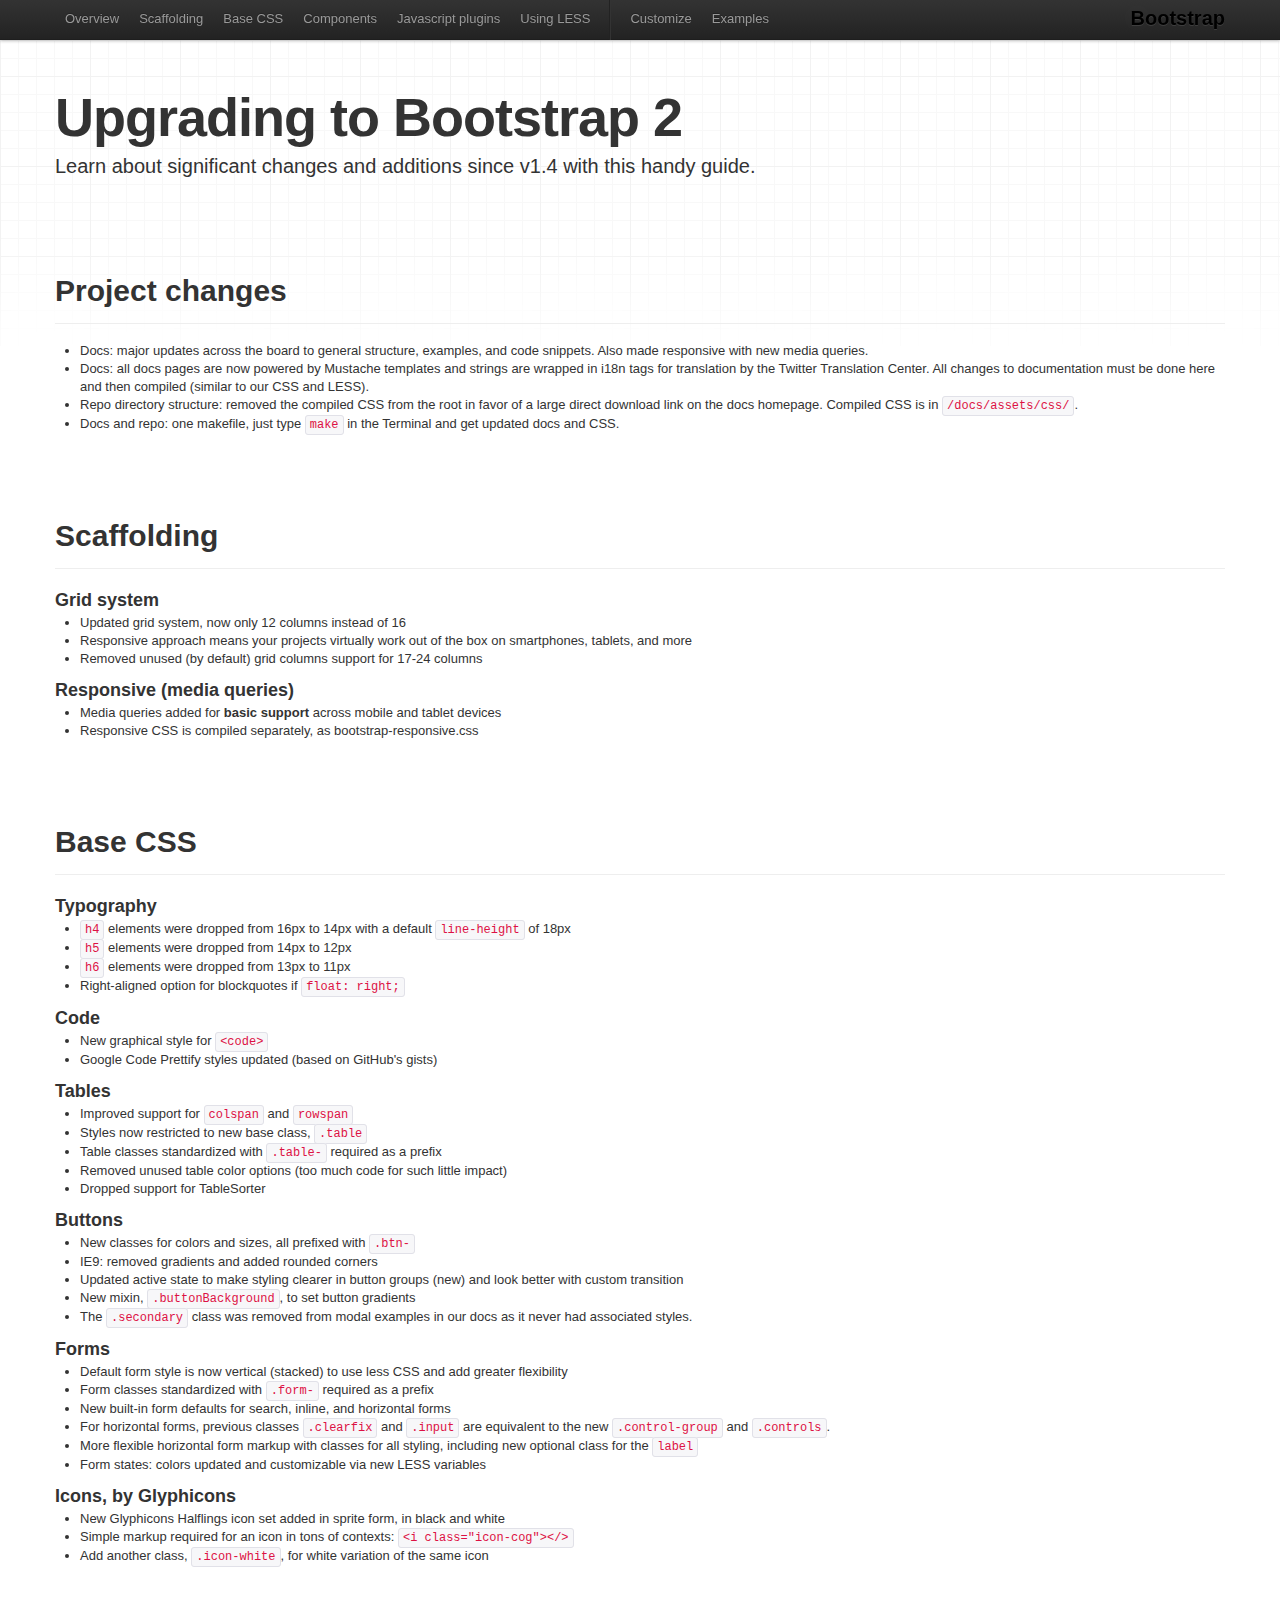
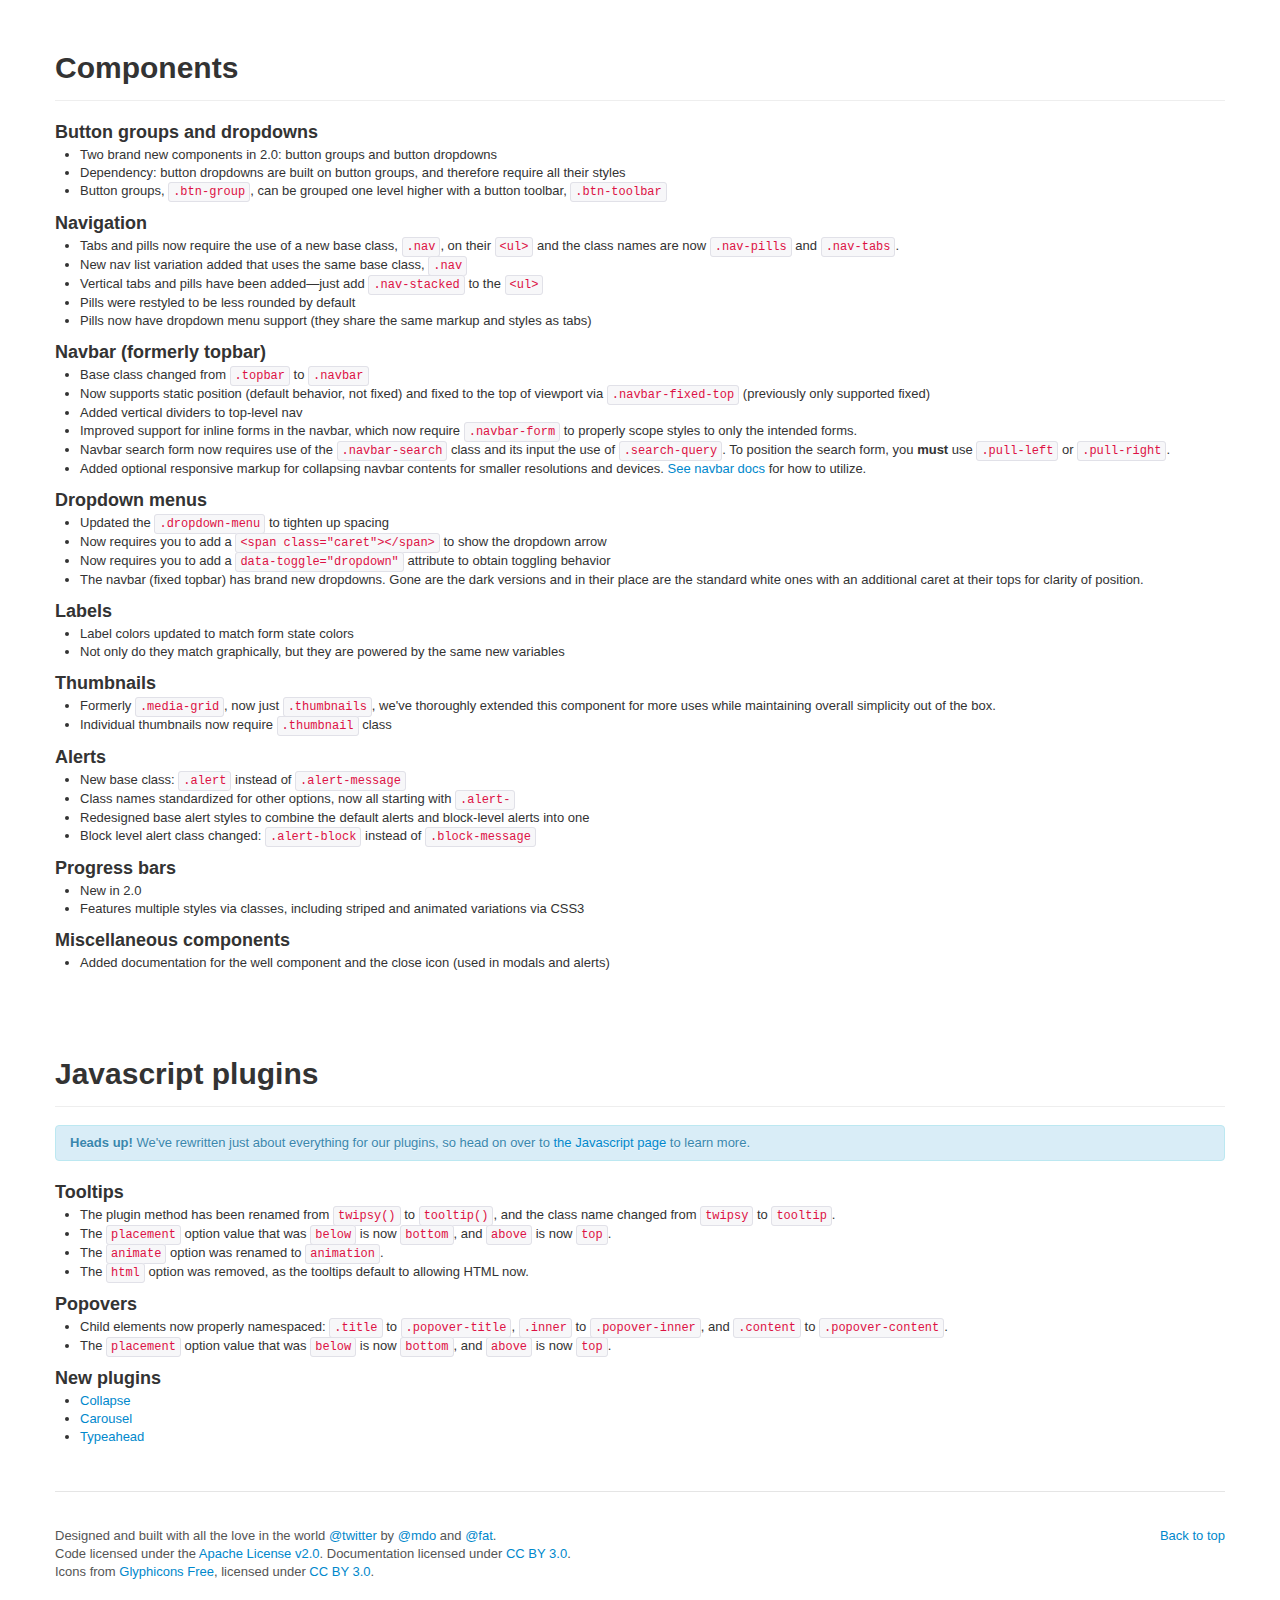
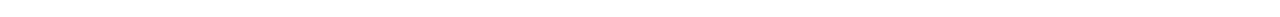
<file: docs/upgrading.html>
<!DOCTYPE html>
<html lang="en">
  <head>
    <meta charset="utf-8">
    <title>Upgrading · Twitter Bootstrap</title>
    <meta name="viewport" content="width=device-width, initial-scale=1.0">
    <meta name="description" content="">
    <meta name="author" content="">

    <!-- Le styles -->
    <link href="assets/css/bootstrap.css" rel="stylesheet">
    <link href="assets/css/bootstrap-responsive.css" rel="stylesheet">
    <link href="assets/css/docs.css" rel="stylesheet">
    <link href="assets/js/google-code-prettify/prettify.css" rel="stylesheet">

    <!-- Le HTML5 shim, for IE6-8 support of HTML5 elements -->
    <!--[if lt IE 9]>
      <script src="http://html5shim.googlecode.com/svn/trunk/html5.js"></script>
    <![endif]-->

    <!-- Le fav and touch icons -->
    <link rel="shortcut icon" href="assets/ico/favicon.ico">
    <link rel="apple-touch-icon-precomposed" sizes="144x144" href="assets/ico/apple-touch-icon-144-precomposed.png">
    <link rel="apple-touch-icon-precomposed" sizes="114x114" href="assets/ico/apple-touch-icon-114-precomposed.png">
    <link rel="apple-touch-icon-precomposed" sizes="72x72" href="assets/ico/apple-touch-icon-72-precomposed.png">
    <link rel="apple-touch-icon-precomposed" href="assets/ico/apple-touch-icon-57-precomposed.png">

  </head>

  <body data-spy="scroll" data-target=".subnav" data-offset="50">


  <!-- Navbar
    ================================================== -->
    <div class="navbar navbar-fixed-top">
      <div class="navbar-inner">
        <div class="container">
          <button type="button"class="btn btn-navbar" data-toggle="collapse" data-target=".nav-collapse">
            <span class="icon-bar"></span>
            <span class="icon-bar"></span>
            <span class="icon-bar"></span>
          </button>
          <a class="brand" href="./index.html">Bootstrap</a>
          <div class="nav-collapse collapse">
            <ul class="nav">
              <li class="">
                <a href="./index.html">Overview</a>
              </li>
              <li class="">
                <a href="./scaffolding.html">Scaffolding</a>
              </li>
              <li class="">
                <a href="./base-css.html">Base CSS</a>
              </li>
              <li class="">
                <a href="./components.html">Components</a>
              </li>
              <li class="">
                <a href="./javascript.html">Javascript plugins</a>
              </li>
              <li class="">
                <a href="./less.html">Using LESS</a>
              </li>
              <li class="divider-vertical"></li>
              <li class="">
                <a href="./download.html">Customize</a>
              </li>
              <li class="">
                <a href="./examples.html">Examples</a>
              </li>
            </ul>
          </div>
        </div>
      </div>
    </div>

    <div class="container">

<!-- Masthead
================================================== -->
<header class="jumbotron subhead" id="overview">
  <h1>Upgrading to Bootstrap 2</h1>
  <p class="lead">Learn about significant changes and additions since v1.4 with this handy guide.</p>
</header>



<!-- Project
================================================== -->
<section id="docs">
  <div class="page-header">
    <h1>Project changes</h1>
  </div>
  <ul>
    <li>Docs: major updates across the board to general structure, examples, and code snippets. Also made responsive with new media queries.</li>
    <li>Docs: all docs pages are now powered by Mustache templates and strings are wrapped in i18n tags for translation by the Twitter Translation Center. All changes to documentation must be done here and then compiled (similar to our CSS and LESS).</li>
    <li>Repo directory structure: removed the compiled CSS from the root in favor of a large direct download link on the docs homepage. Compiled CSS is in <code>/docs/assets/css/</code>.</li>
    <li>Docs and repo: one makefile, just type <code>make</code> in the Terminal and get updated docs and CSS.</li>
  </ul>
</section>



<!-- Scaffolding
================================================== -->
<section id="scaffolding">
  <div class="page-header">
    <h1>Scaffolding</h1>
  </div>
  <h3>Grid system</h3>
  <ul>
    <li>Updated grid system, now only 12 columns instead of 16
    <li>Responsive approach means your projects virtually work out of the box on smartphones, tablets, and more</li>
    <li>Removed unused (by default) grid columns support for 17-24 columns</li>
  </ul>
  <h3>Responsive (media queries)</h3>
  <ul>
    <li>Media queries added for <strong>basic support</strong> across mobile and tablet devices
    <li>Responsive CSS is compiled separately, as bootstrap-responsive.css</li>
  </ul>
</section>



<!-- Base CSS
================================================== -->
<section id="baseCSS">
  <div class="page-header">
    <h1>Base CSS</h1>
  </div>
  <h3>Typography</h3>
  <ul>
    <li><code>h4</code> elements were dropped from 16px to 14px with a default <code>line-height</code> of 18px</li>
    <li><code>h5</code> elements were dropped from 14px to 12px</li>
    <li><code>h6</code> elements were dropped from 13px to 11px</li>
    <li>Right-aligned option for blockquotes if <code>float: right;</code></li>
  </ul>
  <h3>Code</h3>
  <ul>
    <li>New graphical style for <code>&lt;code&gt;</code></li>
    <li>Google Code Prettify styles updated (based on GitHub's gists)</li>
  </ul>
  <h3>Tables</h3>
  <ul>
    <li>Improved support for <code>colspan</code> and <code>rowspan</code></li>
    <li>Styles now restricted to new base class, <code>.table</code></li>
    <li>Table classes standardized with <code>.table-</code> required as a prefix</li>
    <li>Removed unused table color options (too much code for such little impact)</li>
    <li>Dropped support for TableSorter</li>
  </ul>
  <h3>Buttons</h3>
  <ul>
    <li>New classes for colors and sizes, all prefixed with <code>.btn-</code></li>
    <li>IE9: removed gradients and added rounded corners</li>
    <li>Updated active state to make styling clearer in button groups (new) and look better with custom transition</li>
    <li>New mixin, <code>.buttonBackground</code>, to set button gradients</li>
    <li>The <code>.secondary</code> class was removed from modal examples in our docs as it never had associated styles.</li>
  </ul>
  <h3>Forms</h3>
  <ul>
    <li>Default form style is now vertical (stacked) to use less CSS and add greater flexibility</li>
    <li>Form classes standardized with <code>.form-</code> required as a prefix</li>
    <li>New built-in form defaults for search, inline, and horizontal forms</li>
    <li>For horizontal forms, previous classes <code>.clearfix</code> and <code>.input</code> are equivalent to the new <code>.control-group</code> and <code>.controls</code>.</li>
    <li>More flexible horizontal form markup with classes for all styling, including new optional class for the <code>label</code></li>
    <li>Form states: colors updated and customizable via new LESS variables</li>
  </ul>
  <h3>Icons, by Glyphicons</h3>
  <ul>
    <li>New Glyphicons Halflings icon set added in sprite form, in black and white</li>
    <li>Simple markup required for an icon in tons of contexts: <code>&lt;i class="icon-cog"&gt;&lt;/&gt;</code></li>
    <li>Add another class, <code>.icon-white</code>, for white variation of the same icon</li>
  </ul>
</section>



<!-- Components
================================================== -->
<section id="components">
  <div class="page-header">
    <h1>Components</h1>
  </div>
  <h3>Button groups and dropdowns</h3>
  <ul>
    <li>Two brand new components in 2.0: button groups and button dropdowns</li>
    <li>Dependency: button dropdowns are built on button groups, and therefore require all their styles</li>
    <li>Button groups, <code>.btn-group</code>, can be grouped one level higher with a button toolbar, <code>.btn-toolbar</code></li>
  </ul>
  <h3>Navigation</h3>
  <ul>
    <li>Tabs and pills now require the use of a new base class, <code>.nav</code>, on their <code>&lt;ul&gt;</code> and the class names are now <code>.nav-pills</code> and <code>.nav-tabs</code>.</li>
    <li>New nav list variation added that uses the same base class, <code>.nav</code></li>
    <li>Vertical tabs and pills have been added&mdash;just add <code>.nav-stacked</code> to the <code>&lt;ul&gt;</code></li>
    <li>Pills were restyled to be less rounded by default</li>
    <li>Pills now have dropdown menu support (they share the same markup and styles as tabs)</li>
  </ul>
  <h3>Navbar (formerly topbar)</h3>
  <ul>
    <li>Base class changed from <code>.topbar</code> to <code>.navbar</code></li>
    <li>Now supports static position (default behavior, not fixed) and fixed to the top of viewport via <code>.navbar-fixed-top</code> (previously only supported fixed)</li>
    <li>Added vertical dividers to top-level nav</li>
    <li>Improved support for inline forms in the navbar, which now require <code>.navbar-form</code> to properly scope styles to only the intended forms.</li>
    <li>Navbar search form now requires use of the <code>.navbar-search</code> class and its input the use of <code>.search-query</code>. To position the search form, you <strong>must</strong> use <code>.pull-left</code> or <code>.pull-right</code>.</li>
    <li>Added optional responsive markup for collapsing navbar contents for smaller resolutions and devices. <a href="./components.html#navbar">See navbar docs</a> for how to utilize.</li>
  </ul>
  <h3>Dropdown menus</h3>
  <ul>
    <li>Updated the <code>.dropdown-menu</code> to tighten up spacing</li>
    <li>Now requires you to add a <code>&lt;span class="caret"&gt;&lt;/span&gt;</code> to show the dropdown arrow</li>
    <li>Now requires you to add a <code>data-toggle="dropdown"</code> attribute to obtain toggling behavior</li>
    <li>The navbar (fixed topbar) has brand new dropdowns. Gone are the dark versions and in their place are the standard white ones with an additional caret at their tops for clarity of position.</li>
  </ul>
  <h3>Labels</h3>
  <ul>
    <li>Label colors updated to match form state colors</li>
    <li>Not only do they match graphically, but they are powered by the same new variables</li>
  </ul>
  <h3>Thumbnails</h3>
  <ul>
    <li>Formerly <code>.media-grid</code>, now just <code>.thumbnails</code>, we've thoroughly extended this component for more uses while maintaining overall simplicity out of the box.</li>
    <li>Individual thumbnails now require <code>.thumbnail</code> class</li>
  </ul>
  <h3>Alerts</h3>
  <ul>
    <li>New base class: <code>.alert</code> instead of <code>.alert-message</code></li>
    <li>Class names standardized for other options, now all starting with <code>.alert-</code></li>
    <li>Redesigned base alert styles to combine the default alerts and block-level alerts into one</li>
    <li>Block level alert class changed: <code>.alert-block</code> instead of <code>.block-message</code></li>
  </ul>
  <h3>Progress bars</h3>
  <ul>
    <li>New in 2.0</li>
    <li>Features multiple styles via classes, including striped and animated variations via CSS3</li>
  </ul>
  <h3>Miscellaneous components</h3>
  <ul>
    <li>Added documentation for the well component and the close icon (used in modals and alerts)</li>
  </ul>
</section>



<!-- Javascript
================================================== -->
<section id="javascript">
  <div class="page-header">
    <h1>Javascript plugins</h1>
  </div>
  <div class="alert alert-info">
    <strong>Heads up!</strong> We've rewritten just about everything for our plugins, so head on over to <a href="./javascript.html">the Javascript page</a> to learn more.
  </div>
  <h3>Tooltips</h3>
  <ul>
    <li>The plugin method has been renamed from <code>twipsy()</code> to <code>tooltip()</code>, and the class name changed from <code>twipsy</code> to <code>tooltip</code>.</li>
    <li>The <code>placement</code> option value that was <code>below</code> is now <code>bottom</code>, and <code>above</code> is now <code>top</code>.</li>
    <li>The <code>animate</code> option was renamed to <code>animation</code>.</li>
    <li>The <code>html</code> option was removed, as the tooltips default to allowing HTML now.</li>
  </ul>
  <h3>Popovers</h3>
  <ul>
    <li>Child elements now properly namespaced: <code>.title</code> to <code>.popover-title</code>, <code>.inner</code> to <code>.popover-inner</code>, and <code>.content</code> to <code>.popover-content</code>.</li>
    <li>The <code>placement</code> option value that was <code>below</code> is now <code>bottom</code>, and <code>above</code> is now <code>top</code>.</li>
  </ul>
  <h3>New plugins</h3>
  <ul>
    <li><a href="./javascript.html#collapse">Collapse</a></li>
    <li><a href="./javascript.html#carousel">Carousel</a></li>
    <li><a href="./javascript.html#typeahead">Typeahead</a></li>
  </ul>
</section>



     <!-- Footer
      ================================================== -->
      <footer class="footer">
        <p class="pull-right"><a href="#">Back to top</a></p>
        <p>Designed and built with all the love in the world <a href="http://twitter.com/twitter" target="_blank">@twitter</a> by <a href="http://twitter.com/mdo" target="_blank">@mdo</a> and <a href="http://twitter.com/fat" target="_blank">@fat</a>.</p>
        <p>Code licensed under the <a href="http://www.apache.org/licenses/LICENSE-2.0" target="_blank">Apache License v2.0</a>. Documentation licensed under <a href="http://creativecommons.org/licenses/by/3.0/">CC BY 3.0</a>.</p>
        <p>Icons from <a href="http://glyphicons.com">Glyphicons Free</a>, licensed under <a href="http://creativecommons.org/licenses/by/3.0/">CC BY 3.0</a>.</p>
      </footer>

    </div><!-- /container -->



    <!-- Le javascript
    ================================================== -->
    <!-- Placed at the end of the document so the pages load faster -->
    <script type="text/javascript" src="http://platform.twitter.com/widgets.js"></script>
    <script src="assets/js/jquery.js"></script>
    <script src="assets/js/google-code-prettify/prettify.js"></script>
    <script src="assets/js/bootstrap-transition.js"></script>
    <script src="assets/js/bootstrap-alert.js"></script>
    <script src="assets/js/bootstrap-modal.js"></script>
    <script src="assets/js/bootstrap-dropdown.js"></script>
    <script src="assets/js/bootstrap-scrollspy.js"></script>
    <script src="assets/js/bootstrap-tab.js"></script>
    <script src="assets/js/bootstrap-tooltip.js"></script>
    <script src="assets/js/bootstrap-popover.js"></script>
    <script src="assets/js/bootstrap-button.js"></script>
    <script src="assets/js/bootstrap-collapse.js"></script>
    <script src="assets/js/bootstrap-carousel.js"></script>
    <script src="assets/js/bootstrap-typeahead.js"></script>
    <script src="assets/js/application.js"></script>


  </body>
</html>
</file>
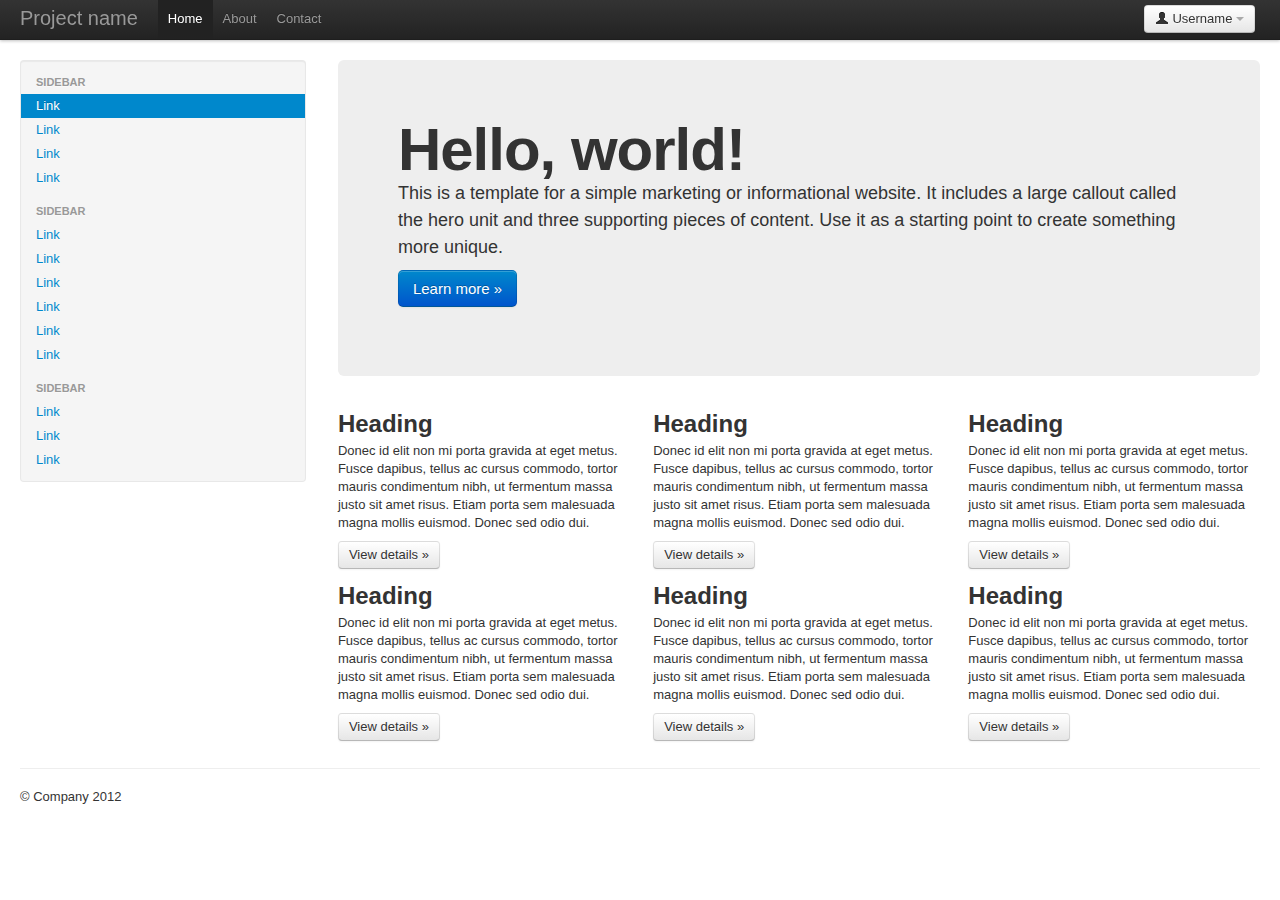
<file: docs/examples/fluid.html>
<!DOCTYPE html>
<html lang="en">
  <head>
    <meta charset="utf-8">
    <title>Bootstrap, from Twitter</title>
    <meta name="viewport" content="width=device-width, initial-scale=1.0">
    <meta name="description" content="">
    <meta name="author" content="">

    <!-- Le styles -->
    <link href="../assets/css/bootstrap.css" rel="stylesheet">
    <style type="text/css">
      body {
        padding-top: 60px;
        padding-bottom: 40px;
      }
      .sidebar-nav {
        padding: 9px 0;
      }
    </style>
    <link href="../assets/css/bootstrap-responsive.css" rel="stylesheet">

    <!-- Le HTML5 shim, for IE6-8 support of HTML5 elements -->
    <!--[if lt IE 9]>
      <script src="http://html5shim.googlecode.com/svn/trunk/html5.js"></script>
    <![endif]-->

    <!-- Le fav and touch icons -->
    <link rel="shortcut icon" href="../assets/ico/favicon.ico">
    <link rel="apple-touch-icon-precomposed" sizes="144x144" href="../assets/ico/apple-touch-icon-144-precomposed.png">
    <link rel="apple-touch-icon-precomposed" sizes="114x114" href="../assets/ico/apple-touch-icon-114-precomposed.png">
    <link rel="apple-touch-icon-precomposed" sizes="72x72" href="../assets/ico/apple-touch-icon-72-precomposed.png">
    <link rel="apple-touch-icon-precomposed" href="../assets/ico/apple-touch-icon-57-precomposed.png">
  </head>

  <body>

    <div class="navbar navbar-fixed-top">
      <div class="navbar-inner">
        <div class="container-fluid">
          <a class="btn btn-navbar" data-toggle="collapse" data-target=".nav-collapse">
            <span class="icon-bar"></span>
            <span class="icon-bar"></span>
            <span class="icon-bar"></span>
          </a>
          <a class="brand" href="#">Project name</a>
          <div class="btn-group pull-right">
            <a class="btn dropdown-toggle" data-toggle="dropdown" href="#">
              <i class="icon-user"></i> Username
              <span class="caret"></span>
            </a>
            <ul class="dropdown-menu">
              <li><a href="#">Profile</a></li>
              <li class="divider"></li>
              <li><a href="#">Sign Out</a></li>
            </ul>
          </div>
          <div class="nav-collapse">
            <ul class="nav">
              <li class="active"><a href="#">Home</a></li>
              <li><a href="#about">About</a></li>
              <li><a href="#contact">Contact</a></li>
            </ul>
          </div><!--/.nav-collapse -->
        </div>
      </div>
    </div>

    <div class="container-fluid">
      <div class="row-fluid">
        <div class="span3">
          <div class="well sidebar-nav">
            <ul class="nav nav-list">
              <li class="nav-header">Sidebar</li>
              <li class="active"><a href="#">Link</a></li>
              <li><a href="#">Link</a></li>
              <li><a href="#">Link</a></li>
              <li><a href="#">Link</a></li>
              <li class="nav-header">Sidebar</li>
              <li><a href="#">Link</a></li>
              <li><a href="#">Link</a></li>
              <li><a href="#">Link</a></li>
              <li><a href="#">Link</a></li>
              <li><a href="#">Link</a></li>
              <li><a href="#">Link</a></li>
              <li class="nav-header">Sidebar</li>
              <li><a href="#">Link</a></li>
              <li><a href="#">Link</a></li>
              <li><a href="#">Link</a></li>
            </ul>
          </div><!--/.well -->
        </div><!--/span-->
        <div class="span9">
          <div class="hero-unit">
            <h1>Hello, world!</h1>
            <p>This is a template for a simple marketing or informational website. It includes a large callout called the hero unit and three supporting pieces of content. Use it as a starting point to create something more unique.</p>
            <p><a class="btn btn-primary btn-large">Learn more &raquo;</a></p>
          </div>
          <div class="row-fluid">
            <div class="span4">
              <h2>Heading</h2>
              <p>Donec id elit non mi porta gravida at eget metus. Fusce dapibus, tellus ac cursus commodo, tortor mauris condimentum nibh, ut fermentum massa justo sit amet risus. Etiam porta sem malesuada magna mollis euismod. Donec sed odio dui. </p>
              <p><a class="btn" href="#">View details &raquo;</a></p>
            </div><!--/span-->
            <div class="span4">
              <h2>Heading</h2>
              <p>Donec id elit non mi porta gravida at eget metus. Fusce dapibus, tellus ac cursus commodo, tortor mauris condimentum nibh, ut fermentum massa justo sit amet risus. Etiam porta sem malesuada magna mollis euismod. Donec sed odio dui. </p>
              <p><a class="btn" href="#">View details &raquo;</a></p>
            </div><!--/span-->
            <div class="span4">
              <h2>Heading</h2>
              <p>Donec id elit non mi porta gravida at eget metus. Fusce dapibus, tellus ac cursus commodo, tortor mauris condimentum nibh, ut fermentum massa justo sit amet risus. Etiam porta sem malesuada magna mollis euismod. Donec sed odio dui. </p>
              <p><a class="btn" href="#">View details &raquo;</a></p>
            </div><!--/span-->
          </div><!--/row-->
          <div class="row-fluid">
            <div class="span4">
              <h2>Heading</h2>
              <p>Donec id elit non mi porta gravida at eget metus. Fusce dapibus, tellus ac cursus commodo, tortor mauris condimentum nibh, ut fermentum massa justo sit amet risus. Etiam porta sem malesuada magna mollis euismod. Donec sed odio dui. </p>
              <p><a class="btn" href="#">View details &raquo;</a></p>
            </div><!--/span-->
            <div class="span4">
              <h2>Heading</h2>
              <p>Donec id elit non mi porta gravida at eget metus. Fusce dapibus, tellus ac cursus commodo, tortor mauris condimentum nibh, ut fermentum massa justo sit amet risus. Etiam porta sem malesuada magna mollis euismod. Donec sed odio dui. </p>
              <p><a class="btn" href="#">View details &raquo;</a></p>
            </div><!--/span-->
            <div class="span4">
              <h2>Heading</h2>
              <p>Donec id elit non mi porta gravida at eget metus. Fusce dapibus, tellus ac cursus commodo, tortor mauris condimentum nibh, ut fermentum massa justo sit amet risus. Etiam porta sem malesuada magna mollis euismod. Donec sed odio dui. </p>
              <p><a class="btn" href="#">View details &raquo;</a></p>
            </div><!--/span-->
          </div><!--/row-->
        </div><!--/span-->
      </div><!--/row-->

      <hr>

      <footer>
        <p>&copy; Company 2012</p>
      </footer>

    </div><!--/.fluid-container-->

    <!-- Le javascript
    ================================================== -->
    <!-- Placed at the end of the document so the pages load faster -->
    <script src="../assets/js/jquery.js"></script>
    <script src="../assets/js/bootstrap-transition.js"></script>
    <script src="../assets/js/bootstrap-alert.js"></script>
    <script src="../assets/js/bootstrap-modal.js"></script>
    <script src="../assets/js/bootstrap-dropdown.js"></script>
    <script src="../assets/js/bootstrap-scrollspy.js"></script>
    <script src="../assets/js/bootstrap-tab.js"></script>
    <script src="../assets/js/bootstrap-tooltip.js"></script>
    <script src="../assets/js/bootstrap-popover.js"></script>
    <script src="../assets/js/bootstrap-button.js"></script>
    <script src="../assets/js/bootstrap-collapse.js"></script>
    <script src="../assets/js/bootstrap-carousel.js"></script>
    <script src="../assets/js/bootstrap-typeahead.js"></script>

  </body>
</html>
</file>
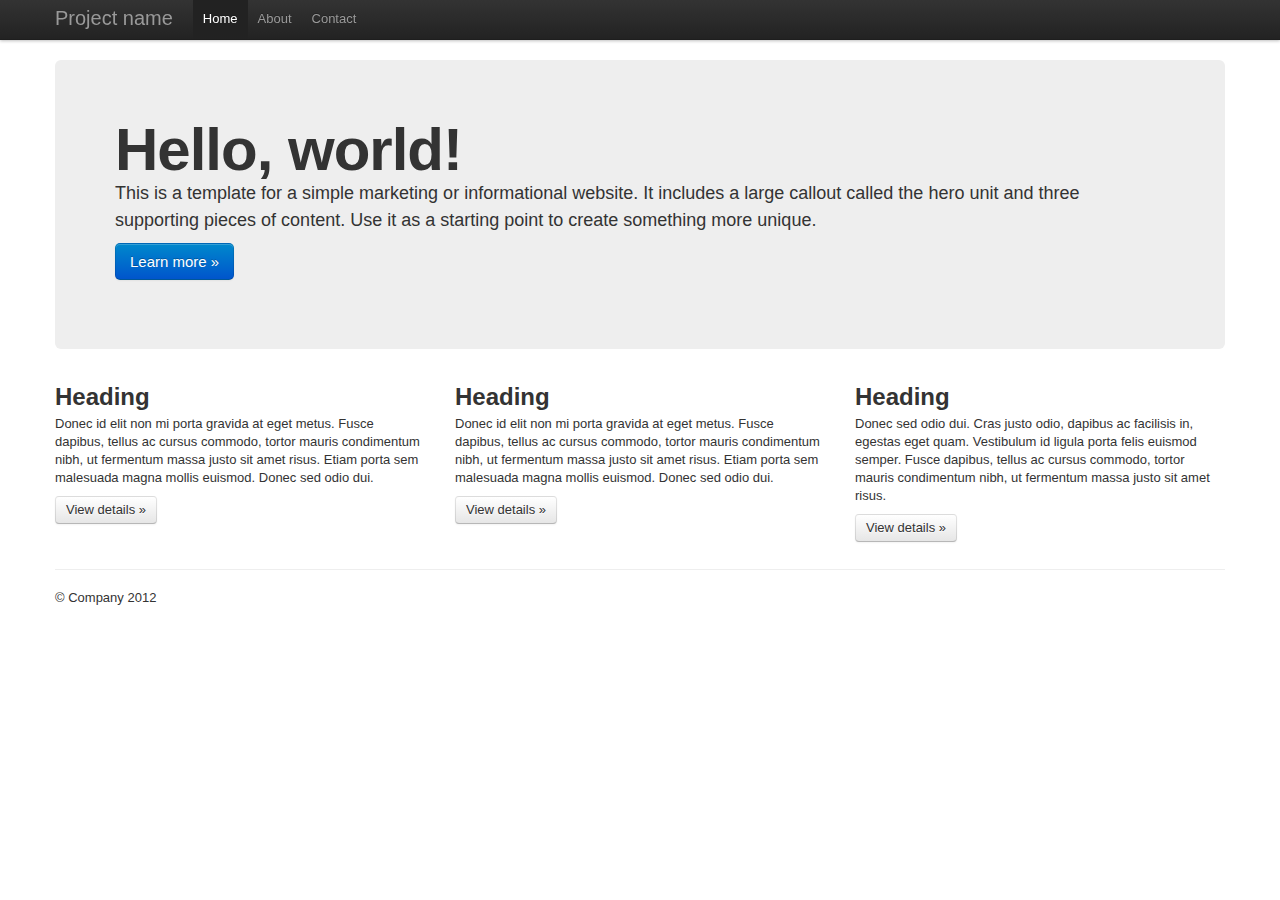
<file: docs/examples/hero.html>
<!DOCTYPE html>
<html lang="en">
  <head>
    <meta charset="utf-8">
    <title>Bootstrap, from Twitter</title>
    <meta name="viewport" content="width=device-width, initial-scale=1.0">
    <meta name="description" content="">
    <meta name="author" content="">

    <!-- Le styles -->
    <link href="../assets/css/bootstrap.css" rel="stylesheet">
    <style type="text/css">
      body {
        padding-top: 60px;
        padding-bottom: 40px;
      }
    </style>
    <link href="../assets/css/bootstrap-responsive.css" rel="stylesheet">

    <!-- Le HTML5 shim, for IE6-8 support of HTML5 elements -->
    <!--[if lt IE 9]>
      <script src="http://html5shim.googlecode.com/svn/trunk/html5.js"></script>
    <![endif]-->

    <!-- Le fav and touch icons -->
    <link rel="shortcut icon" href="../assets/ico/favicon.ico">
    <link rel="apple-touch-icon-precomposed" sizes="144x144" href="../assets/ico/apple-touch-icon-144-precomposed.png">
    <link rel="apple-touch-icon-precomposed" sizes="114x114" href="../assets/ico/apple-touch-icon-114-precomposed.png">
    <link rel="apple-touch-icon-precomposed" sizes="72x72" href="../assets/ico/apple-touch-icon-72-precomposed.png">
    <link rel="apple-touch-icon-precomposed" href="../assets/ico/apple-touch-icon-57-precomposed.png">
  </head>

  <body>

    <div class="navbar navbar-fixed-top">
      <div class="navbar-inner">
        <div class="container">
          <a class="btn btn-navbar" data-toggle="collapse" data-target=".nav-collapse">
            <span class="icon-bar"></span>
            <span class="icon-bar"></span>
            <span class="icon-bar"></span>
          </a>
          <a class="brand" href="#">Project name</a>
          <div class="nav-collapse">
            <ul class="nav">
              <li class="active"><a href="#">Home</a></li>
              <li><a href="#about">About</a></li>
              <li><a href="#contact">Contact</a></li>
            </ul>
          </div><!--/.nav-collapse -->
        </div>
      </div>
    </div>

    <div class="container">

      <!-- Main hero unit for a primary marketing message or call to action -->
      <div class="hero-unit">
        <h1>Hello, world!</h1>
        <p>This is a template for a simple marketing or informational website. It includes a large callout called the hero unit and three supporting pieces of content. Use it as a starting point to create something more unique.</p>
        <p><a class="btn btn-primary btn-large">Learn more &raquo;</a></p>
      </div>

      <!-- Example row of columns -->
      <div class="row">
        <div class="span4">
          <h2>Heading</h2>
           <p>Donec id elit non mi porta gravida at eget metus. Fusce dapibus, tellus ac cursus commodo, tortor mauris condimentum nibh, ut fermentum massa justo sit amet risus. Etiam porta sem malesuada magna mollis euismod. Donec sed odio dui. </p>
          <p><a class="btn" href="#">View details &raquo;</a></p>
        </div>
        <div class="span4">
          <h2>Heading</h2>
           <p>Donec id elit non mi porta gravida at eget metus. Fusce dapibus, tellus ac cursus commodo, tortor mauris condimentum nibh, ut fermentum massa justo sit amet risus. Etiam porta sem malesuada magna mollis euismod. Donec sed odio dui. </p>
          <p><a class="btn" href="#">View details &raquo;</a></p>
       </div>
        <div class="span4">
          <h2>Heading</h2>
          <p>Donec sed odio dui. Cras justo odio, dapibus ac facilisis in, egestas eget quam. Vestibulum id ligula porta felis euismod semper. Fusce dapibus, tellus ac cursus commodo, tortor mauris condimentum nibh, ut fermentum massa justo sit amet risus.</p>
          <p><a class="btn" href="#">View details &raquo;</a></p>
        </div>
      </div>

      <hr>

      <footer>
        <p>&copy; Company 2012</p>
      </footer>

    </div> <!-- /container -->

    <!-- Le javascript
    ================================================== -->
    <!-- Placed at the end of the document so the pages load faster -->
    <script src="../assets/js/jquery.js"></script>
    <script src="../assets/js/bootstrap-transition.js"></script>
    <script src="../assets/js/bootstrap-alert.js"></script>
    <script src="../assets/js/bootstrap-modal.js"></script>
    <script src="../assets/js/bootstrap-dropdown.js"></script>
    <script src="../assets/js/bootstrap-scrollspy.js"></script>
    <script src="../assets/js/bootstrap-tab.js"></script>
    <script src="../assets/js/bootstrap-tooltip.js"></script>
    <script src="../assets/js/bootstrap-popover.js"></script>
    <script src="../assets/js/bootstrap-button.js"></script>
    <script src="../assets/js/bootstrap-collapse.js"></script>
    <script src="../assets/js/bootstrap-carousel.js"></script>
    <script src="../assets/js/bootstrap-typeahead.js"></script>

  </body>
</html>
</file>
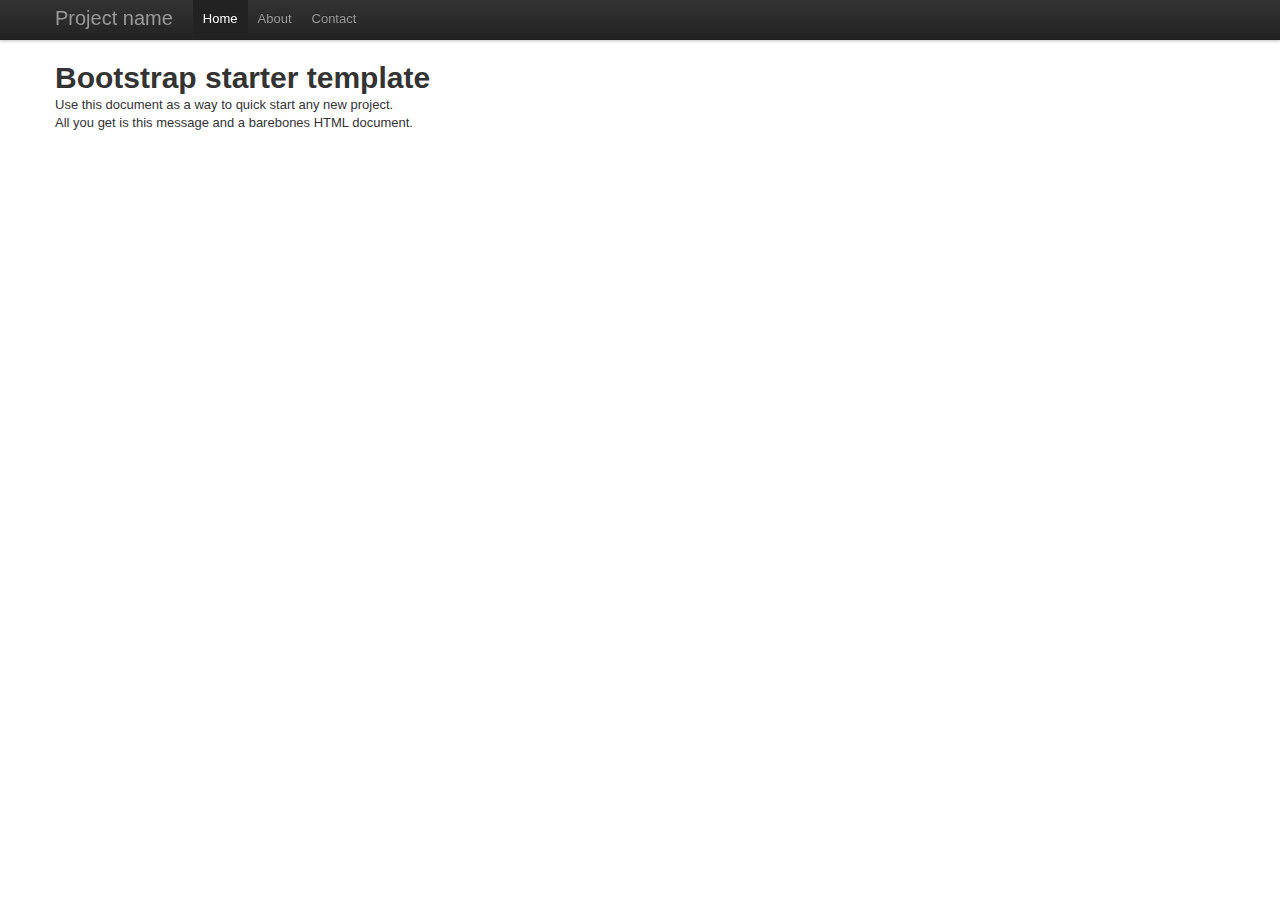
<file: docs/examples/starter-template.html>
<!DOCTYPE html>
<html lang="en">
  <head>
    <meta charset="utf-8">
    <title>Bootstrap, from Twitter</title>
    <meta name="viewport" content="width=device-width, initial-scale=1.0">
    <meta name="description" content="">
    <meta name="author" content="">

    <!-- Le styles -->
    <link href="../assets/css/bootstrap.css" rel="stylesheet">
    <style>
      body {
        padding-top: 60px; /* 60px to make the container go all the way to the bottom of the topbar */
      }
    </style>
    <link href="../assets/css/bootstrap-responsive.css" rel="stylesheet">

    <!-- Le HTML5 shim, for IE6-8 support of HTML5 elements -->
    <!--[if lt IE 9]>
      <script src="http://html5shim.googlecode.com/svn/trunk/html5.js"></script>
    <![endif]-->

    <!-- Le fav and touch icons -->
    <link rel="shortcut icon" href="../assets/ico/favicon.ico">
    <link rel="apple-touch-icon-precomposed" sizes="144x144" href="../assets/ico/apple-touch-icon-144-precomposed.png">
    <link rel="apple-touch-icon-precomposed" sizes="114x114" href="../assets/ico/apple-touch-icon-114-precomposed.png">
    <link rel="apple-touch-icon-precomposed" sizes="72x72" href="../assets/ico/apple-touch-icon-72-precomposed.png">
    <link rel="apple-touch-icon-precomposed" href="../assets/ico/apple-touch-icon-57-precomposed.png">
  </head>

  <body>

    <div class="navbar navbar-fixed-top">
      <div class="navbar-inner">
        <div class="container">
          <a class="btn btn-navbar" data-toggle="collapse" data-target=".nav-collapse">
            <span class="icon-bar"></span>
            <span class="icon-bar"></span>
            <span class="icon-bar"></span>
          </a>
          <a class="brand" href="#">Project name</a>
          <div class="nav-collapse">
            <ul class="nav">
              <li class="active"><a href="#">Home</a></li>
              <li><a href="#about">About</a></li>
              <li><a href="#contact">Contact</a></li>
            </ul>
          </div><!--/.nav-collapse -->
        </div>
      </div>
    </div>

    <div class="container">

      <h1>Bootstrap starter template</h1>
      <p>Use this document as a way to quick start any new project.<br> All you get is this message and a barebones HTML document.</p>

    </div> <!-- /container -->

    <!-- Le javascript
    ================================================== -->
    <!-- Placed at the end of the document so the pages load faster -->
    <script src="../assets/js/jquery.js"></script>
    <script src="../assets/js/bootstrap-transition.js"></script>
    <script src="../assets/js/bootstrap-alert.js"></script>
    <script src="../assets/js/bootstrap-modal.js"></script>
    <script src="../assets/js/bootstrap-dropdown.js"></script>
    <script src="../assets/js/bootstrap-scrollspy.js"></script>
    <script src="../assets/js/bootstrap-tab.js"></script>
    <script src="../assets/js/bootstrap-tooltip.js"></script>
    <script src="../assets/js/bootstrap-popover.js"></script>
    <script src="../assets/js/bootstrap-button.js"></script>
    <script src="../assets/js/bootstrap-collapse.js"></script>
    <script src="../assets/js/bootstrap-carousel.js"></script>
    <script src="../assets/js/bootstrap-typeahead.js"></script>

  </body>
</html>
</file>
<file: docs/assets/js/google-code-prettify/prettify.css>
.com { color: #93a1a1; }
.lit { color: #195f91; }
.pun, .opn, .clo { color: #93a1a1; }
.fun { color: #dc322f; }
.str, .atv { color: #D14; }
.kwd, .linenums .tag { color: #1e347b; }
.typ, .atn, .dec, .var { color: teal; }
.pln { color: #48484c; }

.prettyprint {
  padding: 8px;
  background-color: #f7f7f9;
  border: 1px solid #e1e1e8;
}
.prettyprint.linenums {
  -webkit-box-shadow: inset 40px 0 0 #fbfbfc, inset 41px 0 0 #ececf0;
     -moz-box-shadow: inset 40px 0 0 #fbfbfc, inset 41px 0 0 #ececf0;
          box-shadow: inset 40px 0 0 #fbfbfc, inset 41px 0 0 #ececf0;
}

/* Specify class=linenums on a pre to get line numbering */
ol.linenums {
  margin: 0 0 0 33px; /* IE indents via margin-left */
} 
ol.linenums li {
  padding-left: 12px;
  color: #bebec5;
  line-height: 18px;
  text-shadow: 0 1px 0 #fff;
}
</file>
<file: docs/assets/css/docs.css>
/* Add additional stylesheets below
-------------------------------------------------- */
/*
  Bootstrap's documentation styles
  Special styles for presenting Bootstrap's documentation and examples
*/


/* Body and structure
-------------------------------------------------- */
body {
  position: relative;
  padding-top: 90px;
  background-color: #fff;
  background-image: url(../img/grid-18px-masked.png);
  background-repeat: repeat-x;
  background-position: 0 40px;
}


/* Tweak navbar brand link to be super sleek
-------------------------------------------------- */
.navbar-fixed-top .brand {
  padding-right: 0;
  padding-left: 0;
  margin-left: 20px;
  float: right;
  font-weight: bold;
  color: #000;
  text-shadow: 0 1px 0 rgba(255,255,255,.1), 0 0 30px rgba(255,255,255,.125);
  -webkit-transition: all .2s linear;
     -moz-transition: all .2s linear;
          transition: all .2s linear;
}
.navbar-fixed-top .brand:hover {
  text-decoration: none;
}


/* Space out sub-sections more
-------------------------------------------------- */
section {
  padding-top: 60px;
}

/* Faded out hr */
hr.soften {
  height: 1px;
  margin: 54px 0;
  background-image: -webkit-linear-gradient(left, rgba(0,0,0,0), rgba(0,0,0,.1), rgba(0,0,0,0));
  background-image:    -moz-linear-gradient(left, rgba(0,0,0,0), rgba(0,0,0,.1), rgba(0,0,0,0));
  background-image:     -ms-linear-gradient(left, rgba(0,0,0,0), rgba(0,0,0,.1), rgba(0,0,0,0));
  background-image:      -o-linear-gradient(left, rgba(0,0,0,0), rgba(0,0,0,.1), rgba(0,0,0,0));
  border: 0;
}


/* Jumbotrons
-------------------------------------------------- */
.jumbotron {
  position: relative;
}
.jumbotron h1 {
  margin-bottom: 9px;
  font-size: 81px;
  font-weight: bold;
  letter-spacing: -1px;
  line-height: 1;
}
.jumbotron p {
  margin-bottom: 18px;
  font-weight: 300;
}
.jumbotron .btn-large {
  font-size: 20px;
  font-weight: normal;
  padding: 14px 24px;
  margin-right: 10px;
  -webkit-border-radius: 6px;
     -moz-border-radius: 6px;
          border-radius: 6px;
}
.jumbotron .btn-large small {
  font-size: 14px;
}

/* Masthead (docs home) */
.masthead {
  padding-top: 36px;
  margin-bottom: 72px;
}
.masthead h1,
.masthead p {
  text-align: center;
}
.masthead h1 {
  margin-bottom: 18px;
}
.masthead p {
  margin-left: 5%;
  margin-right: 5%;
  font-size: 30px;
  line-height: 36px;
}


/* Specific jumbotrons
------------------------- */
/* supporting docs pages */
.subhead {
  padding-bottom: 0;
  margin-bottom: 9px;
}
.subhead h1 {
  font-size: 54px;
}

/* Subnav */
.subnav {
  width: 100%;
  height: 36px;
  background-color: #eeeeee; /* Old browsers */
  background-repeat: repeat-x; /* Repeat the gradient */
  background-image: -moz-linear-gradient(top, #f5f5f5 0%, #eeeeee 100%); /* FF3.6+ */
  background-image: -webkit-gradient(linear, left top, left bottom, color-stop(0%,#f5f5f5), color-stop(100%,#eeeeee)); /* Chrome,Safari4+ */
  background-image: -webkit-linear-gradient(top, #f5f5f5 0%,#eeeeee 100%); /* Chrome 10+,Safari 5.1+ */
  background-image: -ms-linear-gradient(top, #f5f5f5 0%,#eeeeee 100%); /* IE10+ */
  background-image: -o-linear-gradient(top, #f5f5f5 0%,#eeeeee 100%); /* Opera 11.10+ */
  filter: progid:DXImageTransform.Microsoft.gradient( startColorstr='#f5f5f5', endColorstr='#eeeeee',GradientType=0 ); /* IE6-9 */
  background-image: linear-gradient(top, #f5f5f5 0%,#eeeeee 100%); /* W3C */
  border: 1px solid #e5e5e5;
  -webkit-border-radius: 4px;
     -moz-border-radius: 4px;
          border-radius: 4px;
}
.subnav .nav {
  margin-bottom: 0;
}
.subnav .nav > li > a {
  margin: 0;
  padding-top:    11px;
  padding-bottom: 11px;
  border-left: 1px solid #f5f5f5;
  border-right: 1px solid #e5e5e5;
  -webkit-border-radius: 0;
     -moz-border-radius: 0;
          border-radius: 0;
}
.subnav .nav > .active > a,
.subnav .nav > .active > a:hover {
  padding-left: 13px;
  color: #777;
  background-color: #e9e9e9;
  border-right-color: #ddd;
  border-left: 0;
  -webkit-box-shadow: inset 0 3px 5px rgba(0,0,0,.05);
     -moz-box-shadow: inset 0 3px 5px rgba(0,0,0,.05);
          box-shadow: inset 0 3px 5px rgba(0,0,0,.05);
}
.subnav .nav > .active > a .caret,
.subnav .nav > .active > a:hover .caret {
  border-top-color: #777;
}
.subnav .nav > li:first-child > a,
.subnav .nav > li:first-child > a:hover {
  border-left: 0;
  padding-left: 12px;
  -webkit-border-radius: 4px 0 0 4px;
     -moz-border-radius: 4px 0 0 4px;
          border-radius: 4px 0 0 4px;
}
.subnav .nav > li:last-child > a {
  border-right: 0;
}
.subnav .dropdown-menu {
  -webkit-border-radius: 0 0 4px 4px;
     -moz-border-radius: 0 0 4px 4px;
          border-radius: 0 0 4px 4px;
}

/* Fixed subnav on scroll, but only for 980px and up (sorry IE!) */
@media (min-width: 980px) {
  .subnav-fixed {
    position: fixed;
    top: 40px;
    left: 0;
    right: 0;
    z-index: 1020; /* 10 less than .navbar-fixed to prevent any overlap */
    border-color: #d5d5d5;
    border-width: 0 0 1px; /* drop the border on the fixed edges */
    -webkit-border-radius: 0;
       -moz-border-radius: 0;
            border-radius: 0;
    -webkit-box-shadow: inset 0 1px 0 #fff, 0 1px 5px rgba(0,0,0,.1);
       -moz-box-shadow: inset 0 1px 0 #fff, 0 1px 5px rgba(0,0,0,.1);
            box-shadow: inset 0 1px 0 #fff, 0 1px 5px rgba(0,0,0,.1);
    filter: progid:DXImageTransform.Microsoft.gradient(enabled=false); /* IE6-9 */
  }
  .subnav-fixed .nav {
    width: 938px;
    margin: 0 auto;
    padding: 0 1px;
  }
  .subnav .nav > li:first-child > a,
  .subnav .nav > li:first-child > a:hover {
    -webkit-border-radius: 0;
       -moz-border-radius: 0;
            border-radius: 0;
  }
}


/* Quick links
-------------------------------------------------- */
.bs-links {
  margin: 36px 0;
}
.quick-links {
  min-height: 30px;
  margin: 0;
  padding: 5px 20px;
  list-style: none;
  text-align: center;
  overflow: hidden;
}
.quick-links:first-child {
  min-height: 0;
}
.quick-links li {
  display: inline;
  margin: 0 8px;
  color: #999;
}
.quick-links .github-btn,
.quick-links .tweet-btn,
.quick-links .follow-btn {
  position: relative;
  top: 5px;
}


/* Marketing section of Overview
-------------------------------------------------- */
.marketing .row {
  margin-bottom: 9px;
}
.marketing h1 {
  margin: 36px 0 27px;
  font-size: 40px;
  font-weight: 300;
  text-align: center;
}
.marketing h2,
.marketing h3 {
  font-weight: 300;
}
.marketing h2 {
  font-size: 22px;
}
.marketing p {
  margin-right: 10px;
}
.marketing .bs-icon {
  float: left;
  margin: 7px 10px 0 0;
  opacity: .8;
}
.marketing .small-bs-icon {
  float: left;
  margin: 4px 5px 0 0;
}



/* Footer
-------------------------------------------------- */
.footer {
  margin-top: 45px;
  padding: 35px 0 36px;
  border-top: 1px solid #e5e5e5;
}
.footer p {
  margin-bottom: 0;
  color: #555;
}



/* Special grid styles
-------------------------------------------------- */
.show-grid {
  margin-top: 10px;
  margin-bottom: 20px;
}
.show-grid [class*="span"] {
  background-color: #eee;
  text-align: center;
  -webkit-border-radius: 3px;
     -moz-border-radius: 3px;
          border-radius: 3px;
  min-height: 30px;
  line-height: 30px;
}
.show-grid:hover [class*="span"] {
  background: #ddd;
}
.show-grid .show-grid {
  margin-top: 0;
  margin-bottom: 0;
}
.show-grid .show-grid [class*="span"] {
  background-color: #ccc;
}


/* Render mini layout previews
-------------------------------------------------- */
.mini-layout {
  border: 1px solid #ddd;
  -webkit-border-radius: 6px;
     -moz-border-radius: 6px;
          border-radius: 6px;
  -webkit-box-shadow: 0 1px 2px rgba(0,0,0,.075);
     -moz-box-shadow: 0 1px 2px rgba(0,0,0,.075);
          box-shadow: 0 1px 2px rgba(0,0,0,.075);
}
.mini-layout {
  height: 240px;
  margin-bottom: 20px;
  padding: 9px;
}
.mini-layout div {
  -webkit-border-radius: 3px;
     -moz-border-radius: 3px;
          border-radius: 3px;
}
.mini-layout .mini-layout-body {
  background-color: #dceaf4;
  margin: 0 auto;
  width: 70%;
  height: 240px;
}
.mini-layout.fluid .mini-layout-sidebar,
.mini-layout.fluid .mini-layout-header,
.mini-layout.fluid .mini-layout-body {
  float: left;
}
.mini-layout.fluid .mini-layout-sidebar {
  background-color: #bbd8e9;
  width: 20%;
  height: 240px;
}
.mini-layout.fluid .mini-layout-body {
  width: 77.5%;
  margin-left: 2.5%;
}


/* Popover docs
-------------------------------------------------- */
.popover-well {
  min-height: 160px;
}
.popover-well .popover {
  display: block;
}
.popover-well .popover-wrapper {
  width: 50%;
  height: 160px;
  float: left;
  margin-left: 55px;
  position: relative;
}
.popover-well .popover-menu-wrapper {
  height: 80px;
}
.large-bird {
  margin: 5px 0 0 310px;
  opacity: .1;
}


/* Download page
-------------------------------------------------- */
.download .page-header {
  margin-top: 36px;
}
.page-header .toggle-all {
  margin-top: 5px;
}

/* Space out h3s when following a section */
.download h3 {
  margin-bottom: 5px;
}
.download-builder input + h3,
.download-builder .checkbox + h3 {
  margin-top: 9px;
}

/* Fields for variables */
.download-builder input[type=text] {
  margin-bottom: 9px;
  font-family: Menlo, Monaco, "Courier New", monospace;
  font-size: 12px;
  color: #d14;
}
.download-builder input[type=text]:focus {
  background-color: #fff;
}

/* Custom, larger checkbox labels */
.download .checkbox {
  padding: 6px 10px 6px 25px;
  color: #555;
  background-color: #f9f9f9;
  -webkit-border-radius: 3px;
     -moz-border-radius: 3px;
          border-radius: 3px;
  cursor: pointer;
}
.download .checkbox:hover {
  color: #333;
  background-color: #f5f5f5;
}
.download .checkbox small {
  font-size: 12px;
  color: #777;
}

/* Variables section */
#variables label {
  margin-bottom: 0;
}

/* Giant download button */
.download-btn {
  margin: 36px 0 108px;
}
#download p,
#download h4 {
  max-width: 50%;
  margin: 0 auto;
  color: #999;
  text-align: center;
}
#download h4 {
  margin-bottom: 0;
}
#download p {
  margin-bottom: 18px;
}
.download-btn .btn {
  display: block;
  width: auto;
  padding: 19px 24px;
  margin-bottom: 27px;
  font-size: 30px;
  line-height: 1;
  text-align: center;
  -webkit-border-radius: 6px;
     -moz-border-radius: 6px;
          border-radius: 6px;
}



/* Color swatches on LESS docs page
-------------------------------------------------- */
/* Sets the width of the td */
.swatch-col {
  width: 30px;
}
/* Le swatch */
.swatch {
  display: inline-block;
  width: 30px;
  height: 20px;
  margin: -6px 0;
  -webkit-border-radius: 3px;
     -moz-border-radius: 3px;
          border-radius: 3px;
}
/* For white swatches, give a border */
.swatch-bordered {
  width: 28px;
  height: 18px;
  border: 1px solid #eee;
}


/* Misc
-------------------------------------------------- */

/* Make tables spaced out a bit more */
h2 + table,
h3 + table,
h4 + table,
h2 + .row {
  margin-top: 5px;
}

/* Example sites showcase */
.example-sites img {
  max-width: 100%;
  margin: 0 auto;
}
.marketing-byline {
  margin: -18px 0 27px;
  font-size: 18px;
  font-weight: 300;
  line-height: 24px;
  color: #999;
  text-align: center;
}

.scrollspy-example {
  height: 200px;
  overflow: auto;
  position: relative;
}

/* Remove bottom margin on example forms in wells */
form.well {
  padding: 14px;
}

/* Tighten up spacing */
.well hr {
  margin: 18px 0;
}

/* Fake the :focus state to demo it */
.focused {
  border-color: rgba(82,168,236,.8);
  -webkit-box-shadow: inset 0 1px 3px rgba(0,0,0,.1), 0 0 8px rgba(82,168,236,.6);
     -moz-box-shadow: inset 0 1px 3px rgba(0,0,0,.1), 0 0 8px rgba(82,168,236,.6);
          box-shadow: inset 0 1px 3px rgba(0,0,0,.1), 0 0 8px rgba(82,168,236,.6);
  outline: 0;
}

/* For input sizes, make them display block */
.docs-input-sizes select,
.docs-input-sizes input[type=text] {
  display: block;
  margin-bottom: 9px;
}

/* Icons
------------------------- */
.the-icons {
  margin-left: 0;
  list-style: none;
}
.the-icons i:hover {
  background-color: rgba(255,0,0,.25);
}

/* Eaxmples page
------------------------- */
.bootstrap-examples .thumbnail {
  margin-bottom: 9px;
  background-color: #fff;
}

/* Responsive table
------------------------- */
.responsive-utilities th small {
  display: block;
  font-weight: normal;
  color: #999;
}
.responsive-utilities tbody th {
  font-weight: normal;
}
.responsive-utilities td {
  text-align: center;
}
.responsive-utilities td.is-visible {
  color: #468847;
  background-color: #dff0d8 !important;
}
.responsive-utilities td.is-hidden {
  color: #ccc;
  background-color: #f9f9f9 !important;
}

/* Responsive tests
------------------------- */
.responsive-utilities-test {
  margin-top: 5px;
  margin-left: 0;
  list-style: none;
  overflow: hidden; /* clear floats */
}
.responsive-utilities-test li {
  position: relative;
  float: left;
  width: 25%;
  height: 43px;
  font-size: 14px;
  font-weight: bold;
  line-height: 43px;
  color: #999;
  text-align: center;
  border: 1px solid #ddd;
  -webkit-border-radius: 4px;
     -moz-border-radius: 4px;
          border-radius: 4px;
}
.responsive-utilities-test li + li {
  margin-left: 10px;
}
.responsive-utilities-test span {
  position: absolute;
  top:    -1px;
  left:   -1px;
  right:  -1px;
  bottom: -1px;
  -webkit-border-radius: 4px;
     -moz-border-radius: 4px;
          border-radius: 4px;
}
.responsive-utilities-test span {
  color: #468847;
  background-color: #dff0d8;
  border: 1px solid #d6e9c6;
}


/* Responsive Docs
-------------------------------------------------- */
@media (max-width: 480px) {

  /* Reduce padding above jumbotron */
  body {
    padding-top: 70px;
  }

  /* Change up some type stuff */
  h2 {
    margin-top: 27px;
  }
  h2 small {
    display: block;
    line-height: 18px;
  }
  h3 {
    margin-top: 18px;
  }

  /* icons */
  .marketing .bs-icon {
    margin: 0;
  }

  /* Adjust the jumbotron */
  .jumbotron h1,
  .jumbotron p {
    text-align: center;
    margin-right: 0;
  }
  .jumbotron h1 {
    font-size: 45px;
    margin-right: 0;
  }
  .jumbotron p {
    margin-right: 0;
    margin-left: 0;
    font-size: 18px;
    line-height: 24px;
  }
  .jumbotron .btn {
    display: block;
    font-size: 18px;
    padding: 10px 14px;
    margin: 0 auto 10px;
  }
  /* Masthead (home page jumbotron) */
  .masthead {
    padding-top: 0;
  }

  /* Don't space out quick links so much */
  .quick-links {
    margin: 40px 0 0;
  }
  /* hide the bullets on mobile since our horizontal space is limited */
  .quick-links .divider {
    display: none;
  }

  /* center example sites */
  .example-sites {
    margin-left: 0;
  }
  .example-sites > li {
    float: none;
    display: block;
    max-width: 280px;
    margin: 0 auto 18px;
    text-align: center;
  }
  .example-sites .thumbnail > img {
    max-width: 270px;
  }

  table code {
    white-space: normal;
    word-wrap: break-word;
    word-break: break-all;
  }

  /* Modal example */
  .modal-example .modal {
    position: relative;
    top: auto;
    right: auto;
    bottom: auto;
    left: auto;
  }

}


@media (max-width: 768px) {

  /* Remove any padding from the body */
  body {
    padding-top: 0;
  }

  /* Jumbotron buttons */
  .jumbotron .btn {
    margin-bottom: 10px;
  }

  /* Subnav */
  .subnav {
    position: static;
    top: auto;
    z-index: auto;
    width: auto;
    height: auto;
    background: #fff; /* whole background property since we use a background-image for gradient */
    -webkit-box-shadow: none;
       -moz-box-shadow: none;
            box-shadow: none;
  }
  .subnav .nav > li {
    float: none;
  }
  .subnav .nav > li > a {
    border: 0;
  }
  .subnav .nav > li + li > a {
    border-top: 1px solid #e5e5e5;
  }
  .subnav .nav > li:first-child > a,
  .subnav .nav > li:first-child > a:hover {
      -webkit-border-radius: 4px 4px 0 0;
         -moz-border-radius: 4px 4px 0 0;
              border-radius: 4px 4px 0 0;
  }

  /* Popovers */
  .large-bird {
    display: none;
  }
  .popover-well .popover-wrapper {
    margin-left: 0;
  }

  /* Space out the show-grid examples */
  .show-grid [class*="span"] {
    margin-bottom: 5px;
  }

  /* Unfloat the back to top link in footer */
  .footer .pull-right {
    float: none;
  }
  .footer p {
    margin-bottom: 9px;
  }

}


@media (min-width: 480px) and (max-width: 768px) {

  /* Scale down the jumbotron content */
  .jumbotron h1 {
    font-size: 54px;
  }
  .jumbotron p {
    margin-right: 0;
    margin-left: 0;
  }

}


@media (min-width: 768px) and (max-width: 980px) {

  /* Remove any padding from the body */
  body {
    padding-top: 0;
  }

  /* Scale down the jumbotron content */
  .jumbotron h1 {
    font-size: 72px;
  }

}


@media (max-width: 980px) {

  /* Unfloat brand */
  .navbar-fixed-top .brand {
    float: left;
    margin-left: 0;
    padding-left: 10px;
    padding-right: 10px;
  }

  /* Inline-block quick links for more spacing */
  .quick-links li {
    display: inline-block;
    margin: 5px;
  }

}


/* LARGE DESKTOP SCREENS */
@media (min-width: 1210px) {

  /* Update subnav container */
  .subnav-fixed .nav {
    width: 1168px; /* 2px less to account for left/right borders being removed when in fixed mode */
  }

}
</file>
<file: js/tests/vendor/qunit.css>
/**
 * QUnit - A JavaScript Unit Testing Framework
 *
 * http://docs.jquery.com/QUnit
 *
 * Copyright (c) 2012 John Resig, Jörn Zaefferer
 * Dual licensed under the MIT (MIT-LICENSE.txt)
 * or GPL (GPL-LICENSE.txt) licenses.
 */

/** Font Family and Sizes */

#qunit-tests, #qunit-header, #qunit-banner, #qunit-testrunner-toolbar, #qunit-userAgent, #qunit-testresult {
	font-family: "Helvetica Neue Light", "HelveticaNeue-Light", "Helvetica Neue", Calibri, Helvetica, Arial, sans-serif;
}

#qunit-testrunner-toolbar, #qunit-userAgent, #qunit-testresult, #qunit-tests li { font-size: small; }
#qunit-tests { font-size: smaller; }


/** Resets */

#qunit-tests, #qunit-tests ol, #qunit-header, #qunit-banner, #qunit-userAgent, #qunit-testresult {
	margin: 0;
	padding: 0;
}


/** Header */

#qunit-header {
	padding: 0.5em 0 0.5em 1em;

	color: #8699a4;
	background-color: #0d3349;

	font-size: 1.5em;
	line-height: 1em;
	font-weight: normal;

	border-radius: 15px 15px 0 0;
	-moz-border-radius: 15px 15px 0 0;
	-webkit-border-top-right-radius: 15px;
	-webkit-border-top-left-radius: 15px;
}

#qunit-header a {
	text-decoration: none;
	color: #c2ccd1;
}

#qunit-header a:hover,
#qunit-header a:focus {
	color: #fff;
}

#qunit-banner {
	height: 5px;
}

#qunit-testrunner-toolbar {
	padding: 0.5em 0 0.5em 2em;
	color: #5E740B;
	background-color: #eee;
}

#qunit-userAgent {
	padding: 0.5em 0 0.5em 2.5em;
	background-color: #2b81af;
	color: #fff;
	text-shadow: rgba(0, 0, 0, 0.5) 2px 2px 1px;
}


/** Tests: Pass/Fail */

#qunit-tests {
	list-style-position: inside;
}

#qunit-tests li {
	padding: 0.4em 0.5em 0.4em 2.5em;
	border-bottom: 1px solid #fff;
	list-style-position: inside;
}

#qunit-tests.hidepass li.pass, #qunit-tests.hidepass li.running  {
	display: none;
}

#qunit-tests li strong {
	cursor: pointer;
}

#qunit-tests li a {
	padding: 0.5em;
	color: #c2ccd1;
	text-decoration: none;
}
#qunit-tests li a:hover,
#qunit-tests li a:focus {
	color: #000;
}

#qunit-tests ol {
	margin-top: 0.5em;
	padding: 0.5em;

	background-color: #fff;

	border-radius: 15px;
	-moz-border-radius: 15px;
	-webkit-border-radius: 15px;

	box-shadow: inset 0px 2px 13px #999;
	-moz-box-shadow: inset 0px 2px 13px #999;
	-webkit-box-shadow: inset 0px 2px 13px #999;
}

#qunit-tests table {
	border-collapse: collapse;
	margin-top: .2em;
}

#qunit-tests th {
	text-align: right;
	vertical-align: top;
	padding: 0 .5em 0 0;
}

#qunit-tests td {
	vertical-align: top;
}

#qunit-tests pre {
	margin: 0;
	white-space: pre-wrap;
	word-wrap: break-word;
}

#qunit-tests del {
	background-color: #e0f2be;
	color: #374e0c;
	text-decoration: none;
}

#qunit-tests ins {
	background-color: #ffcaca;
	color: #500;
	text-decoration: none;
}

/*** Test Counts */

#qunit-tests b.counts                       { color: black; }
#qunit-tests b.passed                       { color: #5E740B; }
#qunit-tests b.failed                       { color: #710909; }

#qunit-tests li li {
	margin: 0.5em;
	padding: 0.4em 0.5em 0.4em 0.5em;
	background-color: #fff;
	border-bottom: none;
	list-style-position: inside;
}

/*** Passing Styles */

#qunit-tests li li.pass {
	color: #5E740B;
	background-color: #fff;
	border-left: 26px solid #C6E746;
}

#qunit-tests .pass                          { color: #528CE0; background-color: #D2E0E6; }
#qunit-tests .pass .test-name               { color: #366097; }

#qunit-tests .pass .test-actual,
#qunit-tests .pass .test-expected           { color: #999999; }

#qunit-banner.qunit-pass                    { background-color: #C6E746; }

/*** Failing Styles */

#qunit-tests li li.fail {
	color: #710909;
	background-color: #fff;
	border-left: 26px solid #EE5757;
	white-space: pre;
}

#qunit-tests > li:last-child {
	border-radius: 0 0 15px 15px;
	-moz-border-radius: 0 0 15px 15px;
	-webkit-border-bottom-right-radius: 15px;
	-webkit-border-bottom-left-radius: 15px;
}

#qunit-tests .fail                          { color: #000000; background-color: #EE5757; }
#qunit-tests .fail .test-name,
#qunit-tests .fail .module-name             { color: #000000; }

#qunit-tests .fail .test-actual             { color: #EE5757; }
#qunit-tests .fail .test-expected           { color: green;   }

#qunit-banner.qunit-fail                    { background-color: #EE5757; }


/** Result */

#qunit-testresult {
	padding: 0.5em 0.5em 0.5em 2.5em;

	color: #2b81af;
	background-color: #D2E0E6;

	border-bottom: 1px solid white;
}

/** Fixture */

#qunit-fixture {
	position: absolute;
	top: -10000px;
	left: -10000px;
}

/** Runoff */

#qunit-fixture {
  display:none;
}
</file>
